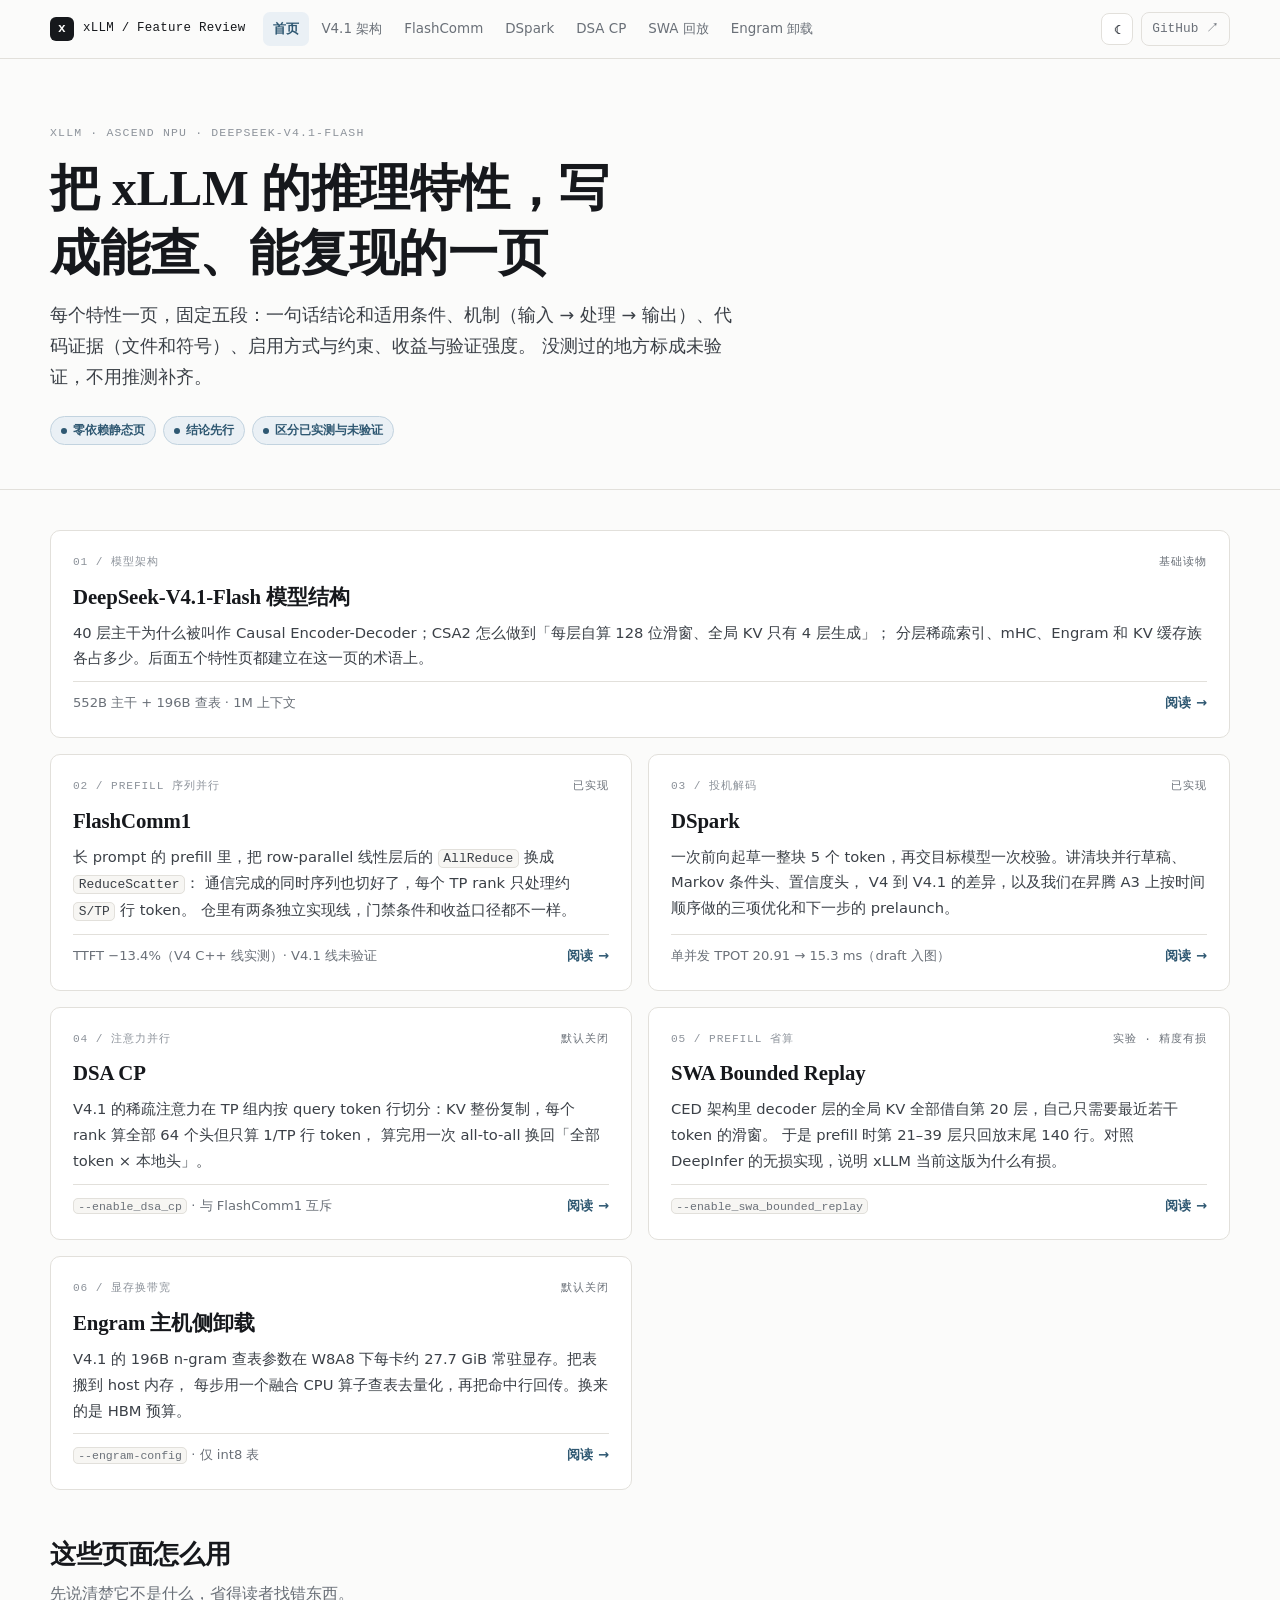
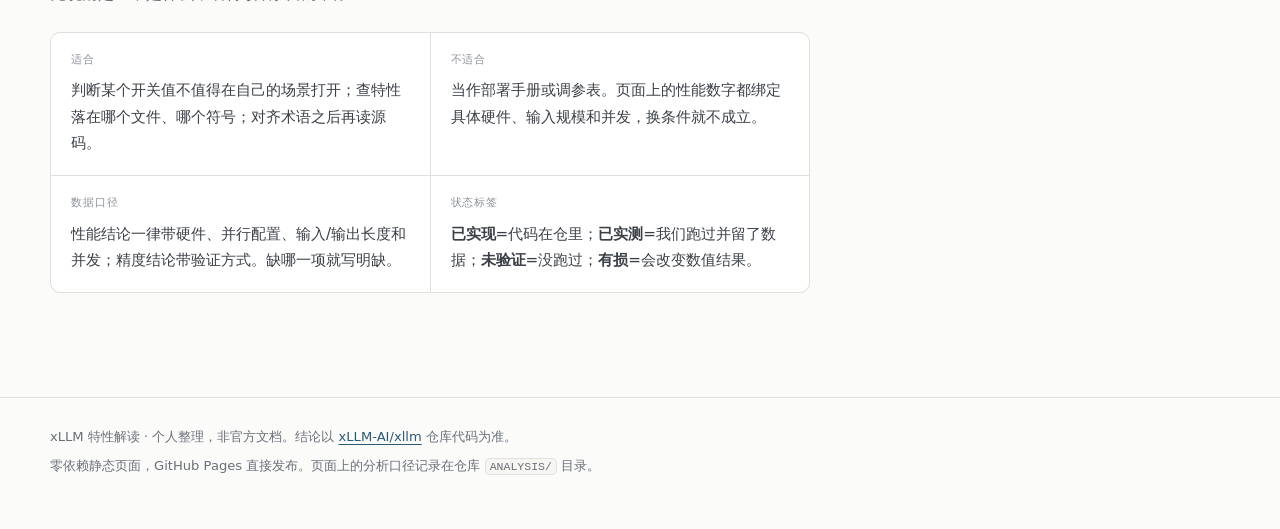
<file: index.html>
<!doctype html>
<html lang="zh-CN">
  <head>
    <meta charset="utf-8" />
    <meta name="viewport" content="width=device-width, initial-scale=1" />
    <title>xLLM 特性解读</title>
    <meta
      name="description"
      content="xLLM 在昇腾 NPU 上的推理特性解读：DeepSeek-V4.1-Flash 模型架构、FlashComm、DSpark、DSA CP、SWA bounded replay、Engram 主机侧卸载。每页给机制、代码位置和验证强度。"
    />
    <meta name="color-scheme" content="light dark" />
    <link rel="stylesheet" href="./assets/site.css" />
    <script defer src="./assets/site.js"></script>
  </head>
  <body>
    <a class="skip-link" href="#main">跳到正文</a>

    <header class="topbar">
      <div class="shell topbar-inner">
        <a class="brand" href="./"><span class="brand-mark" aria-hidden="true">x</span>xLLM / Feature Review</a>
        <nav class="topnav" aria-label="特性导航">
          <a href="./" aria-current="page">首页</a>
          <a href="./arch/">V4.1 架构</a>
          <a href="./flashcomm/">FlashComm</a>
          <a href="./dspark/">DSpark</a>
          <a href="./dsa-cp/">DSA CP</a>
          <a href="./swa-replay/">SWA 回放</a>
          <a href="./engram-offload/">Engram 卸载</a>
        </nav>
        <div class="topbar-tools">
          <button class="icon-button" type="button" data-theme-toggle aria-label="切换配色">☾</button>
          <a class="ghost-link" href="https://github.com/chenchuw886/xllm-review-html" target="_blank" rel="noreferrer">GitHub ↗</a>
        </div>
      </div>
    </header>

    <main id="main">
      <section class="hero">
        <div class="shell">
          <p class="eyebrow">xLLM · Ascend NPU · DeepSeek-V4.1-Flash</p>
          <h1>把 xLLM 的推理特性，写成能查、能复现的一页</h1>
          <p class="hero-lede">
            每个特性一页，固定五段：一句话结论和适用条件、机制（输入 → 处理 → 输出）、代码证据（文件和符号）、启用方式与约束、收益与验证强度。
            没测过的地方标成未验证，不用推测补齐。
          </p>
          <ul class="chips">
            <li class="chip chip-info">零依赖静态页</li>
            <li class="chip chip-info">结论先行</li>
            <li class="chip chip-info">区分已实测与未验证</li>
          </ul>
        </div>
      </section>

      <div class="shell">
        <section class="cards" aria-label="特性列表">
          <a class="card card-wide" href="./arch/">
            <div class="card-top"><span>01 / 模型架构</span><em>基础读物</em></div>
            <h2>DeepSeek-V4.1-Flash 模型结构</h2>
            <p>
              40 层主干为什么被叫作 Causal Encoder-Decoder；CSA2 怎么做到「每层自算 128 位滑窗、全局 KV 只有 4 层生成」；
              分层稀疏索引、mHC、Engram 和 KV 缓存族各占多少。后面五个特性页都建立在这一页的术语上。
            </p>
            <div class="card-foot"><span>552B 主干 + 196B 查表 · 1M 上下文</span><b>阅读 →</b></div>
          </a>

          <a class="card" href="./flashcomm/">
            <div class="card-top"><span>02 / Prefill 序列并行</span><em>已实现</em></div>
            <h2>FlashComm1</h2>
            <p>
              长 prompt 的 prefill 里，把 row-parallel 线性层后的 <code>AllReduce</code> 换成 <code>ReduceScatter</code>：
              通信完成的同时序列也切好了，每个 TP rank 只处理约 <code>S/TP</code> 行 token。
              仓里有两条独立实现线，门禁条件和收益口径都不一样。
            </p>
            <div class="card-foot"><span>TTFT −13.4%（V4 C++ 线实测）· V4.1 线未验证</span><b>阅读 →</b></div>
          </a>

          <a class="card" href="./dspark/">
            <div class="card-top"><span>03 / 投机解码</span><em>已实现</em></div>
            <h2>DSpark</h2>
            <p>
              一次前向起草一整块 5 个 token，再交目标模型一次校验。讲清块并行草稿、Markov 条件头、置信度头，
              V4 到 V4.1 的差异，以及我们在昇腾 A3 上按时间顺序做的三项优化和下一步的 prelaunch。
            </p>
            <div class="card-foot"><span>单并发 TPOT 20.91 → 15.3 ms（draft 入图）</span><b>阅读 →</b></div>
          </a>

          <a class="card" href="./dsa-cp/">
            <div class="card-top"><span>04 / 注意力并行</span><em>默认关闭</em></div>
            <h2>DSA CP</h2>
            <p>
              V4.1 的稀疏注意力在 TP 组内按 query token 行切分：KV 整份复制，每个 rank 算全部 64 个头但只算 1/TP 行 token，
              算完用一次 all-to-all 换回「全部 token × 本地头」。
            </p>
            <div class="card-foot"><span><code>--enable_dsa_cp</code> · 与 FlashComm1 互斥</span><b>阅读 →</b></div>
          </a>

          <a class="card" href="./swa-replay/">
            <div class="card-top"><span>05 / Prefill 省算</span><em>实验 · 精度有损</em></div>
            <h2>SWA Bounded Replay</h2>
            <p>
              CED 架构里 decoder 层的全局 KV 全部借自第 20 层，自己只需要最近若干 token 的滑窗。
              于是 prefill 时第 21–39 层只回放末尾 140 行。对照 DeepInfer 的无损实现，说明 xLLM 当前这版为什么有损。
            </p>
            <div class="card-foot"><span><code>--enable_swa_bounded_replay</code></span><b>阅读 →</b></div>
          </a>

          <a class="card" href="./engram-offload/">
            <div class="card-top"><span>06 / 显存换带宽</span><em>默认关闭</em></div>
            <h2>Engram 主机侧卸载</h2>
            <p>
              V4.1 的 196B n-gram 查表参数在 W8A8 下每卡约 27.7 GiB 常驻显存。把表搬到 host 内存，
              每步用一个融合 CPU 算子查表去量化，再把命中行回传。换来的是 HBM 预算。
            </p>
            <div class="card-foot"><span><code>--engram-config</code> · 仅 int8 表</span><b>阅读 →</b></div>
          </a>
        </section>

        <section class="section" style="padding-top: 48px">
          <h2>这些页面怎么用</h2>
          <p class="section-note">先说清楚它不是什么，省得读者找错东西。</p>
          <div class="summary">
            <div>
              <dt>适合</dt>
              <dd>判断某个开关值不值得在自己的场景打开；查特性落在哪个文件、哪个符号；对齐术语之后再读源码。</dd>
            </div>
            <div>
              <dt>不适合</dt>
              <dd>当作部署手册或调参表。页面上的性能数字都绑定具体硬件、输入规模和并发，换条件就不成立。</dd>
            </div>
            <div>
              <dt>数据口径</dt>
              <dd>性能结论一律带硬件、并行配置、输入/输出长度和并发；精度结论带验证方式。缺哪一项就写明缺。</dd>
            </div>
            <div>
              <dt>状态标签</dt>
              <dd><b>已实现</b>=代码在仓里；<b>已实测</b>=我们跑过并留了数据；<b>未验证</b>=没跑过；<b>有损</b>=会改变数值结果。</dd>
            </div>
          </div>
        </section>
      </div>
    </main>

    <footer class="site-footer">
      <div class="shell">
        <p>xLLM 特性解读 · 个人整理，非官方文档。结论以 <a href="https://github.com/xLLM-AI/xllm" target="_blank" rel="noreferrer">xLLM-AI/xllm</a> 仓库代码为准。</p>
        <p>零依赖静态页面，GitHub Pages 直接发布。页面上的分析口径记录在仓库 <code>ANALYSIS/</code> 目录。</p>
      </div>
    </footer>
  </body>
</html>
</file>
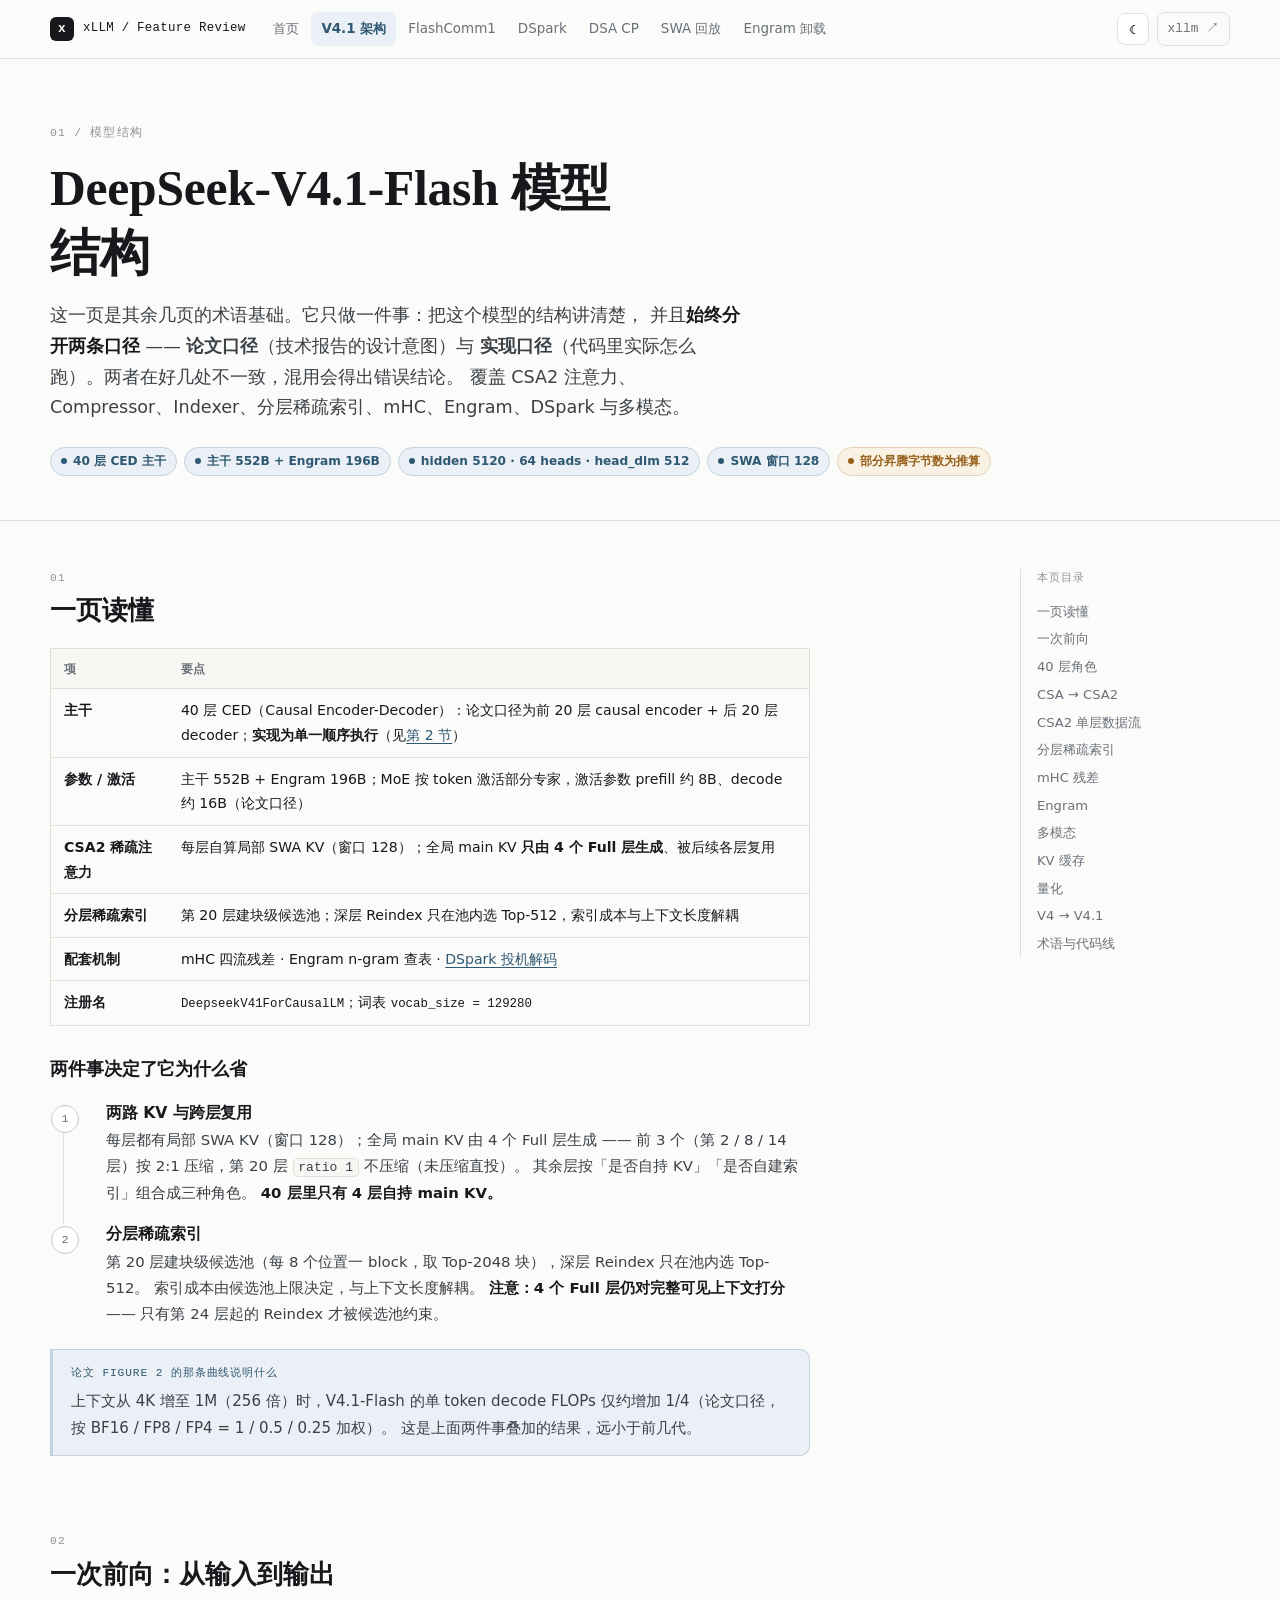
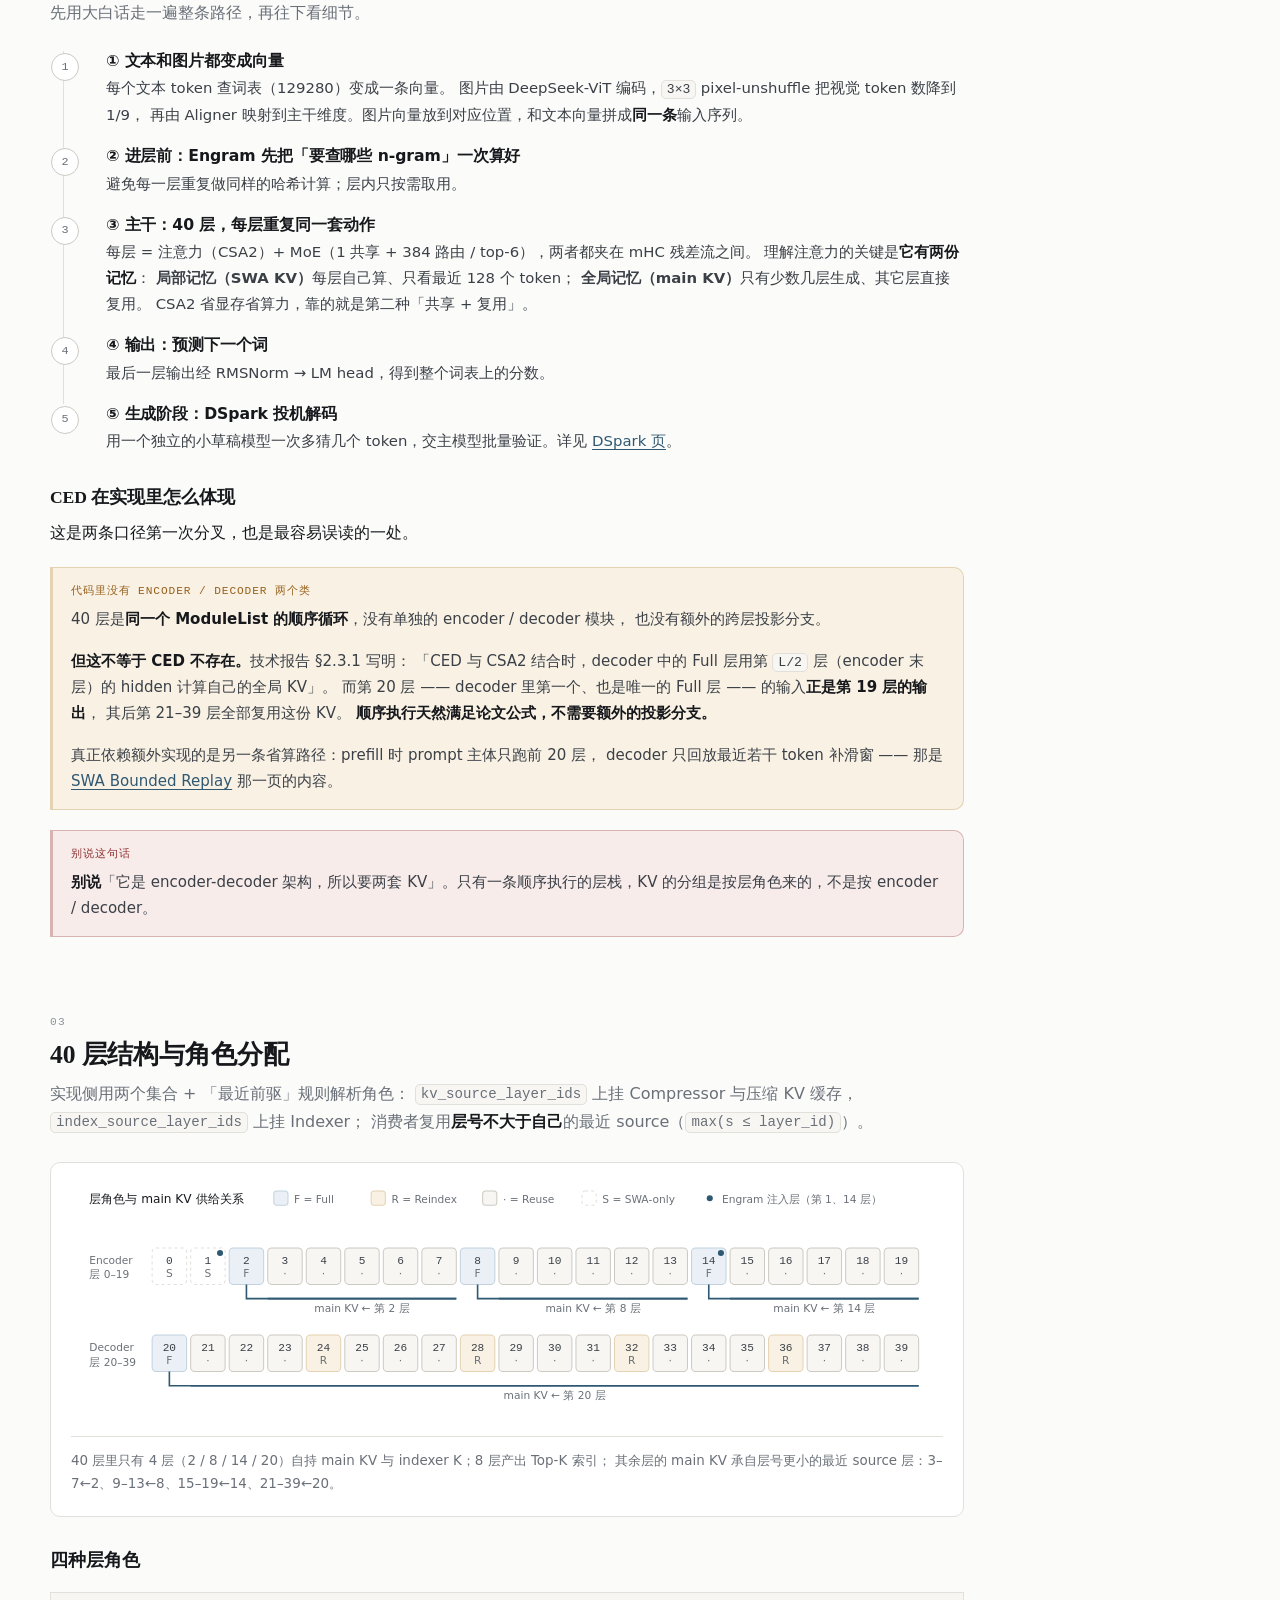
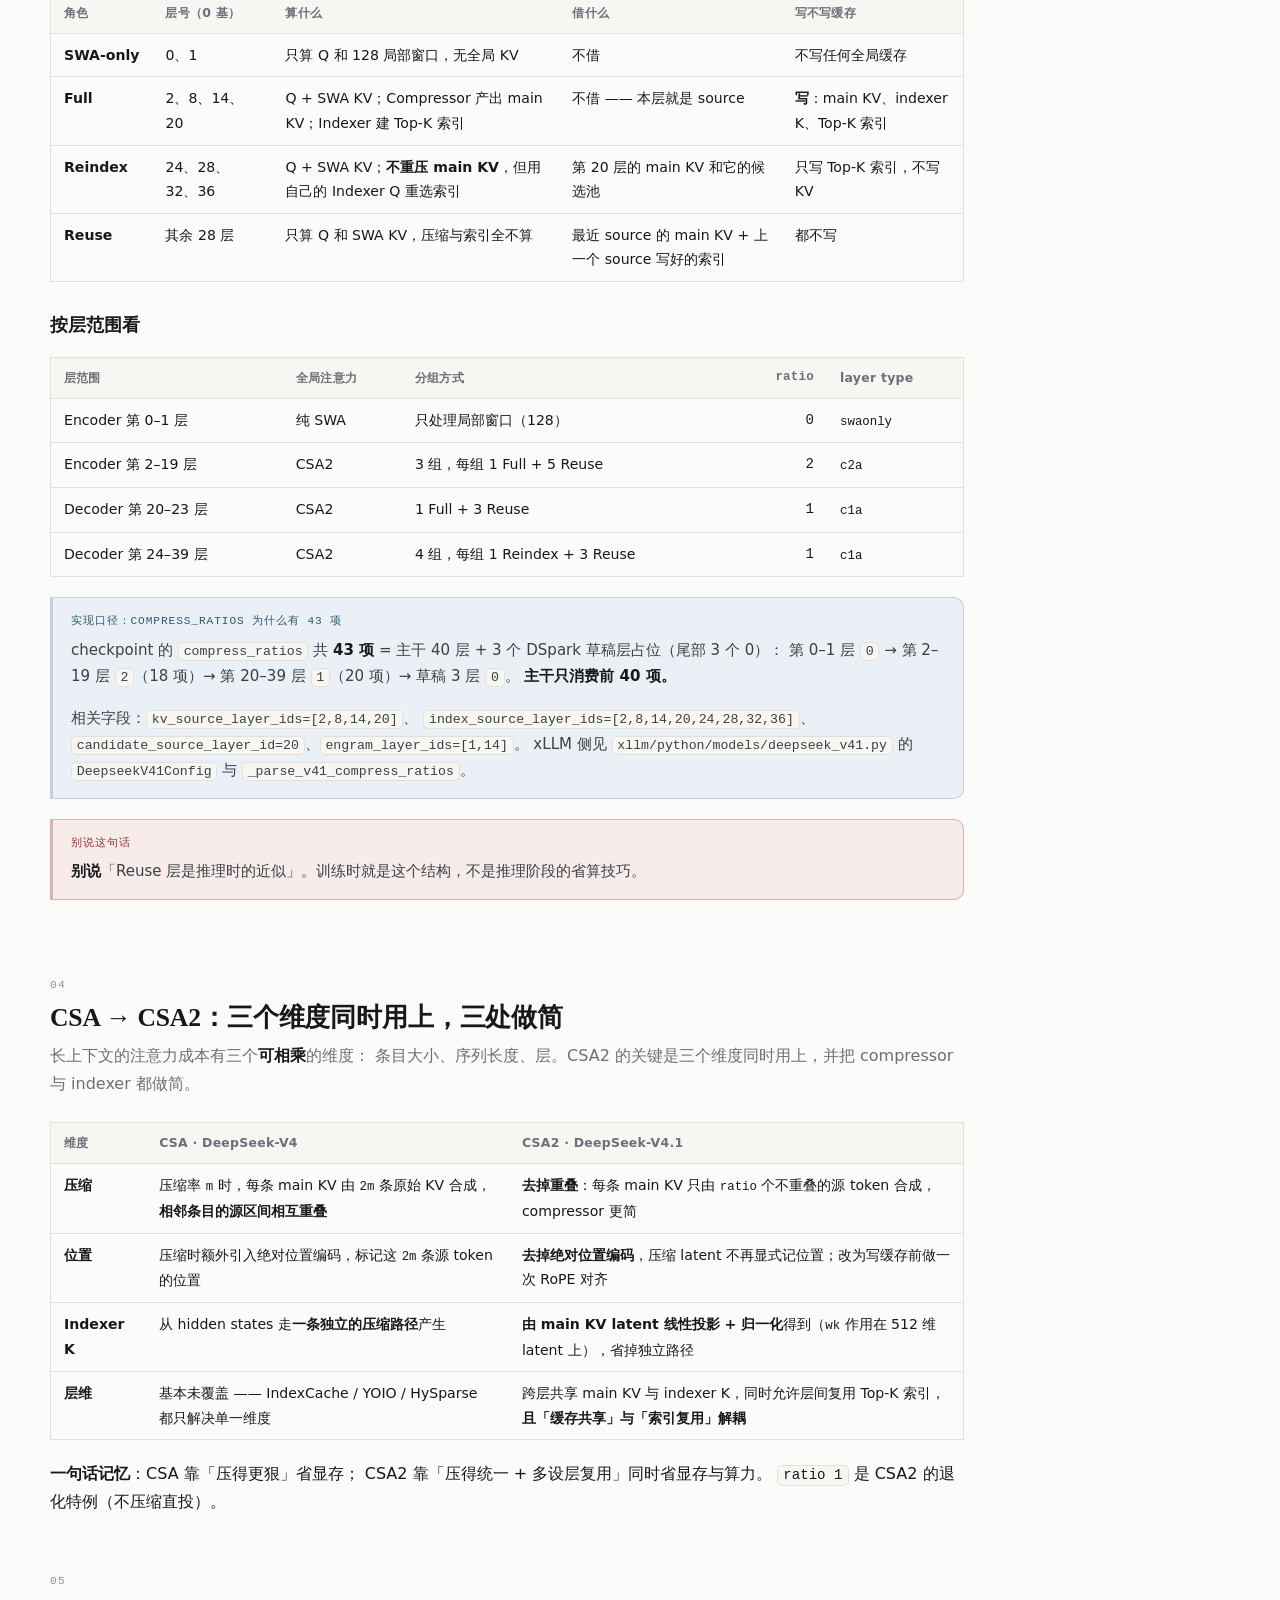
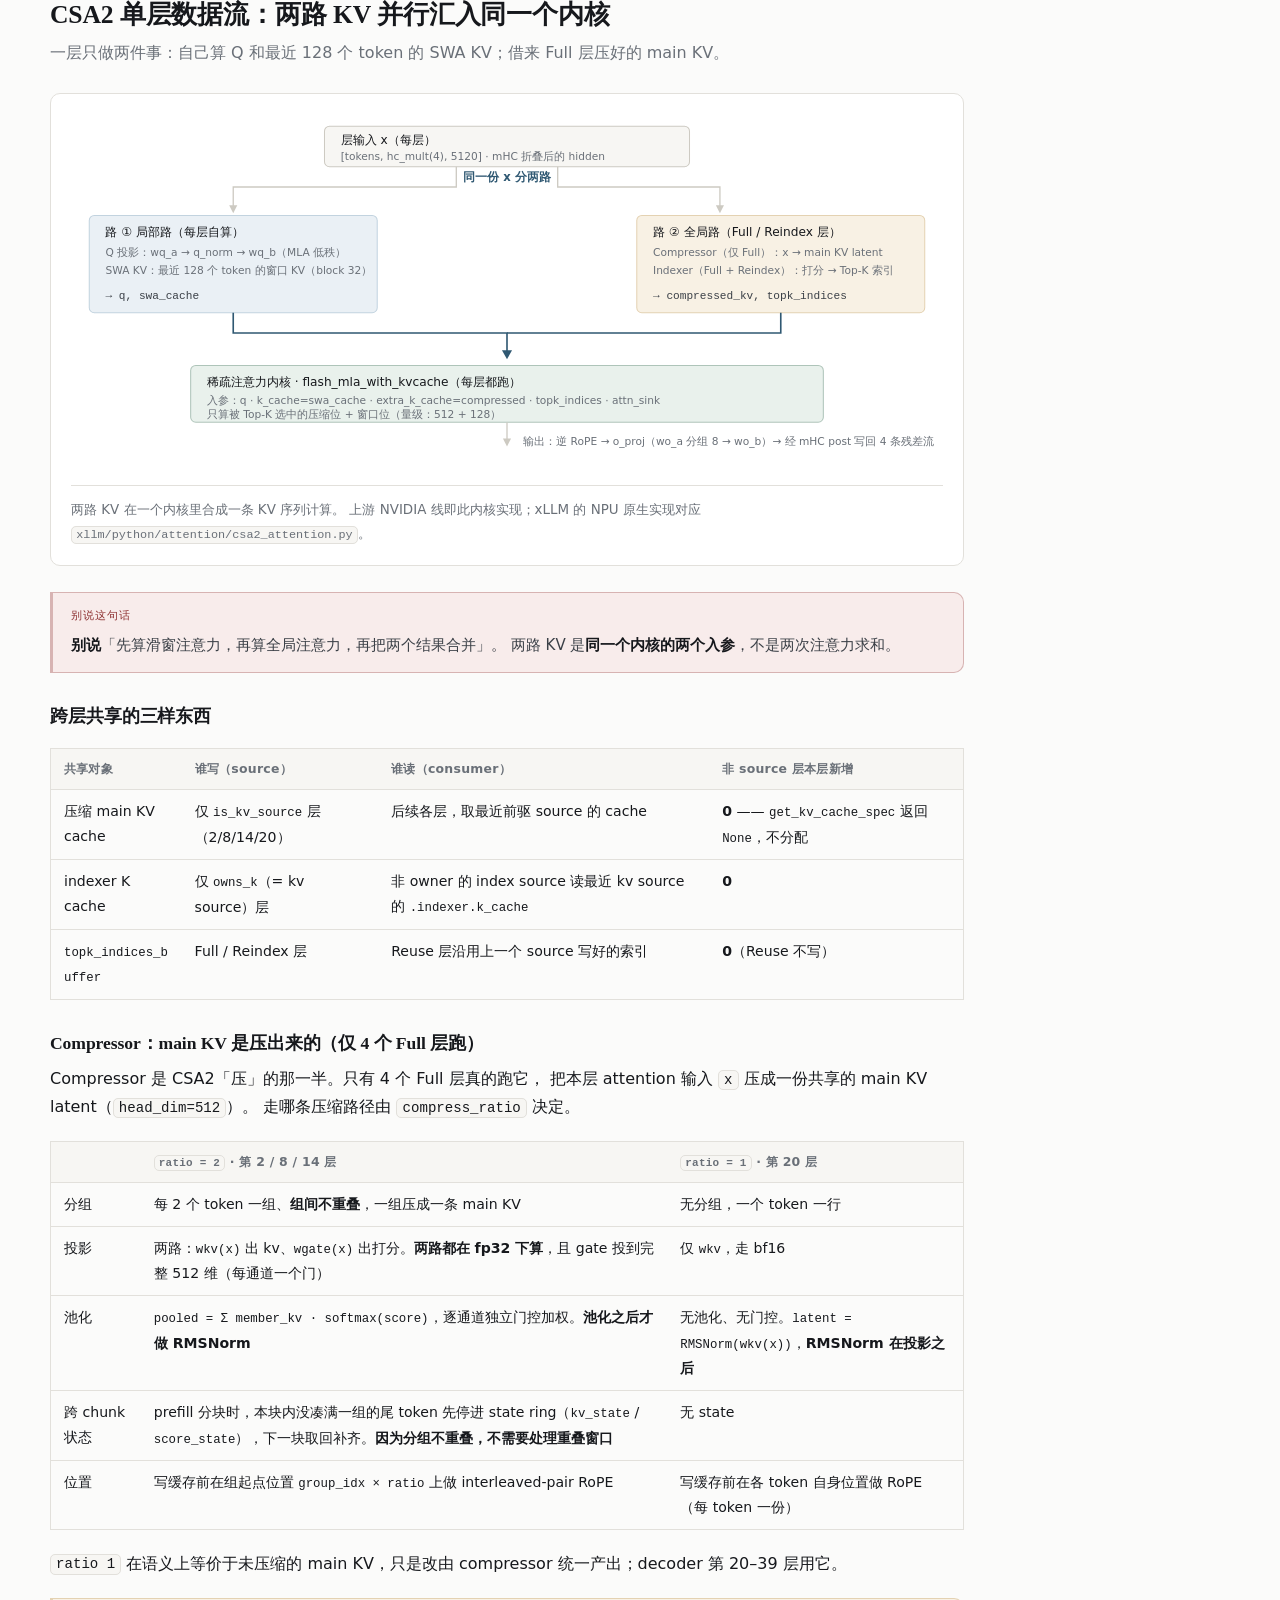
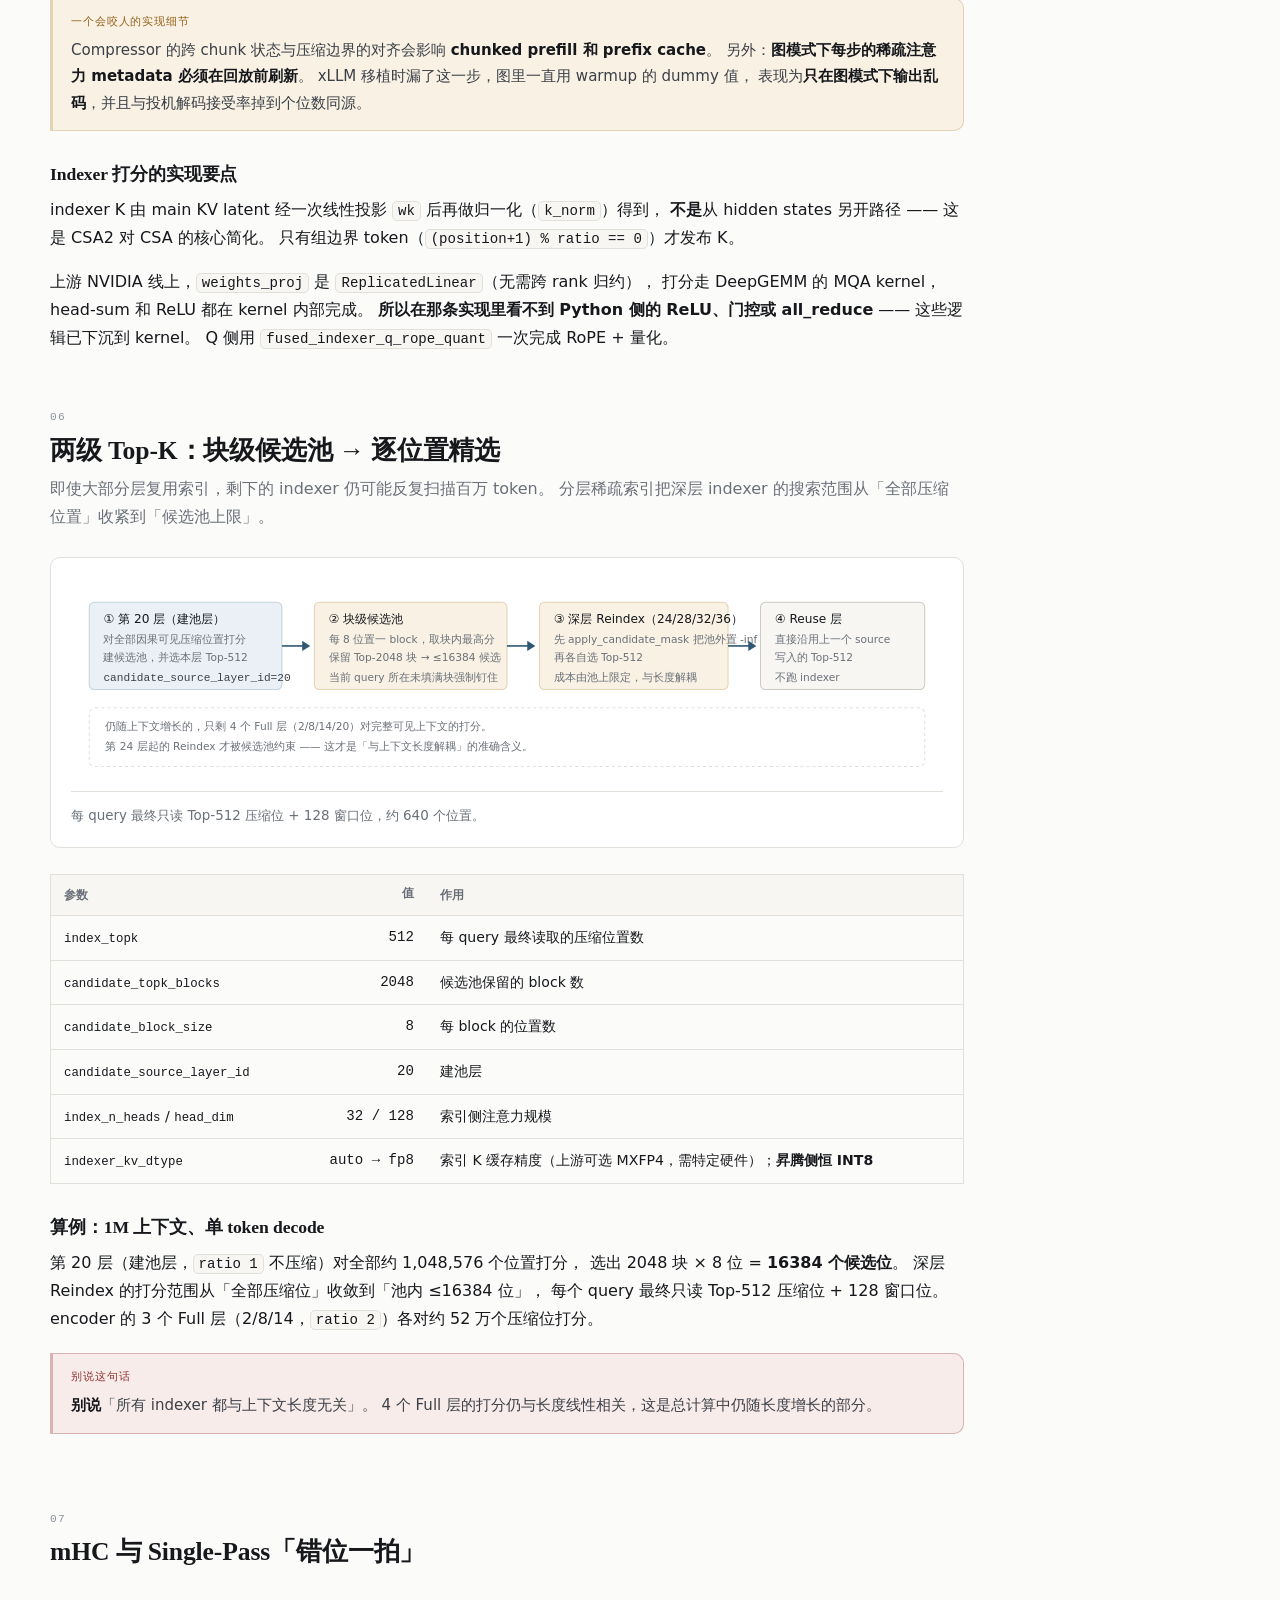
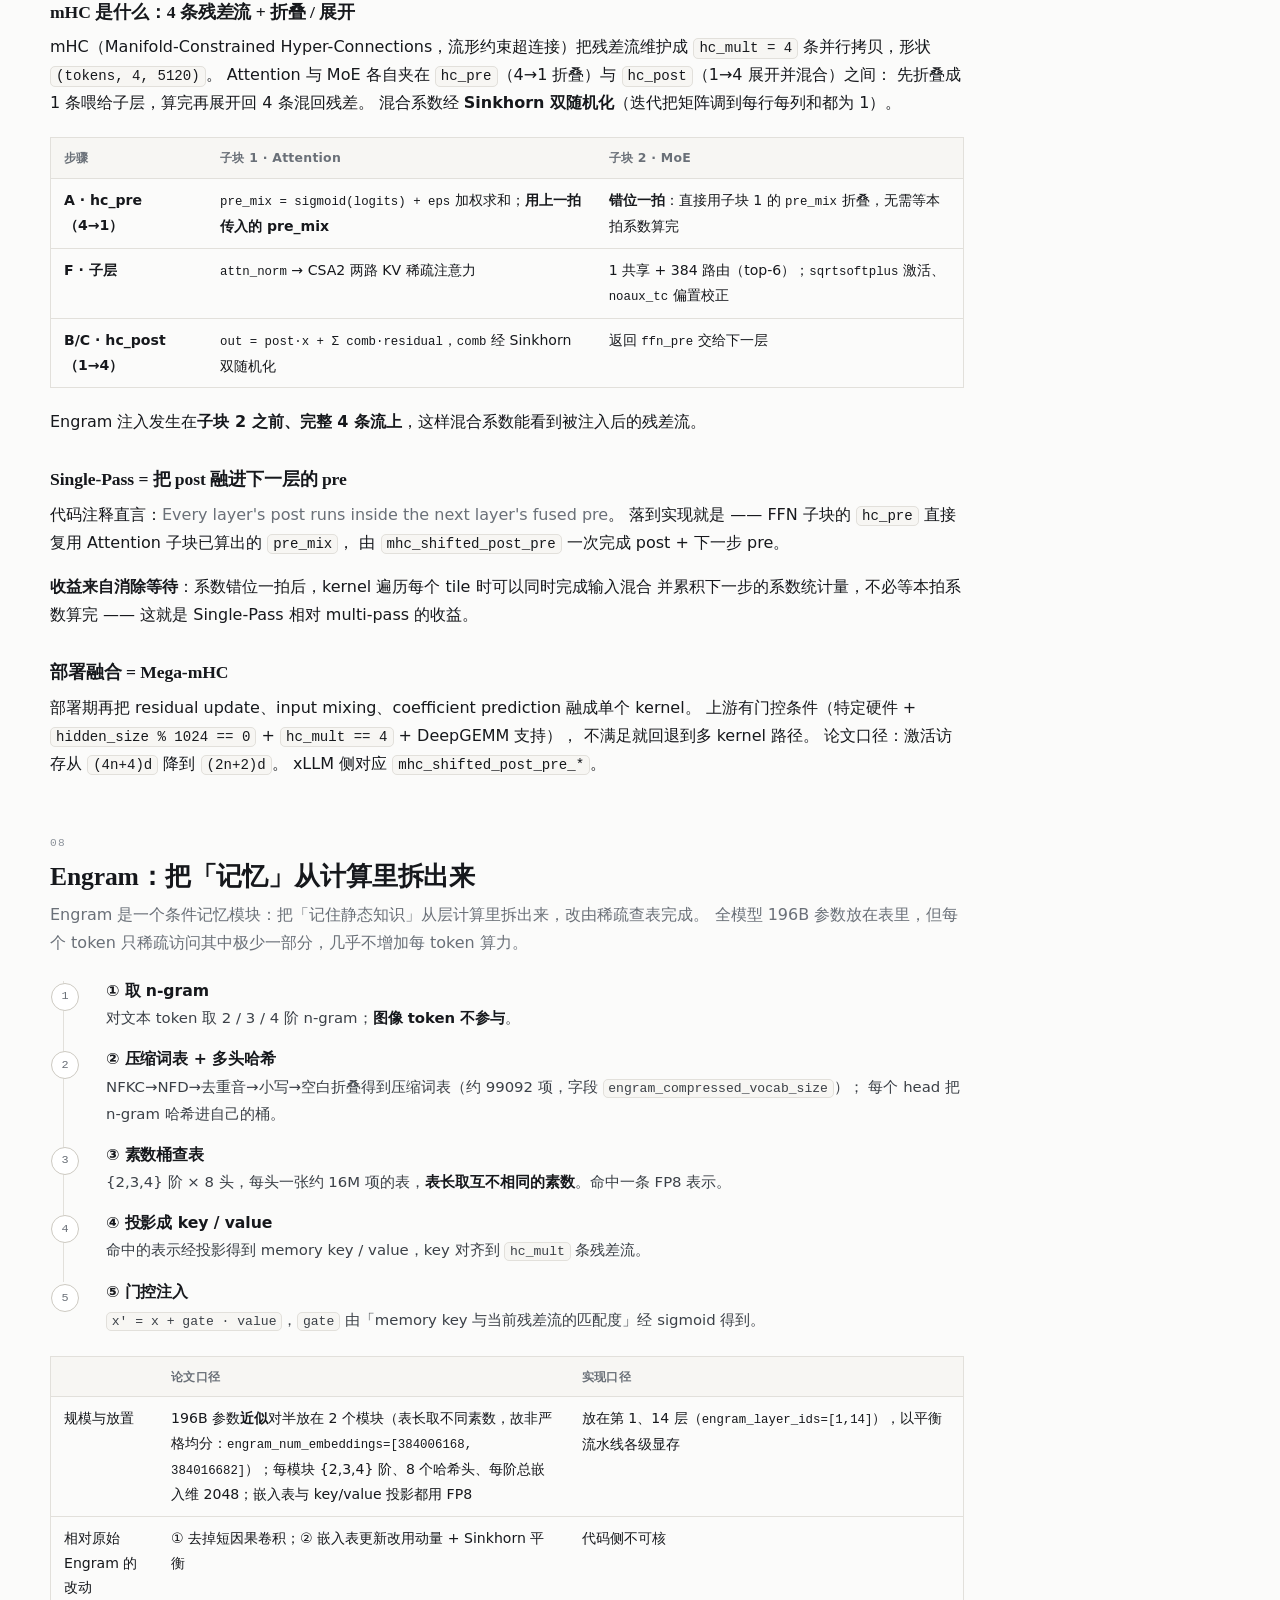
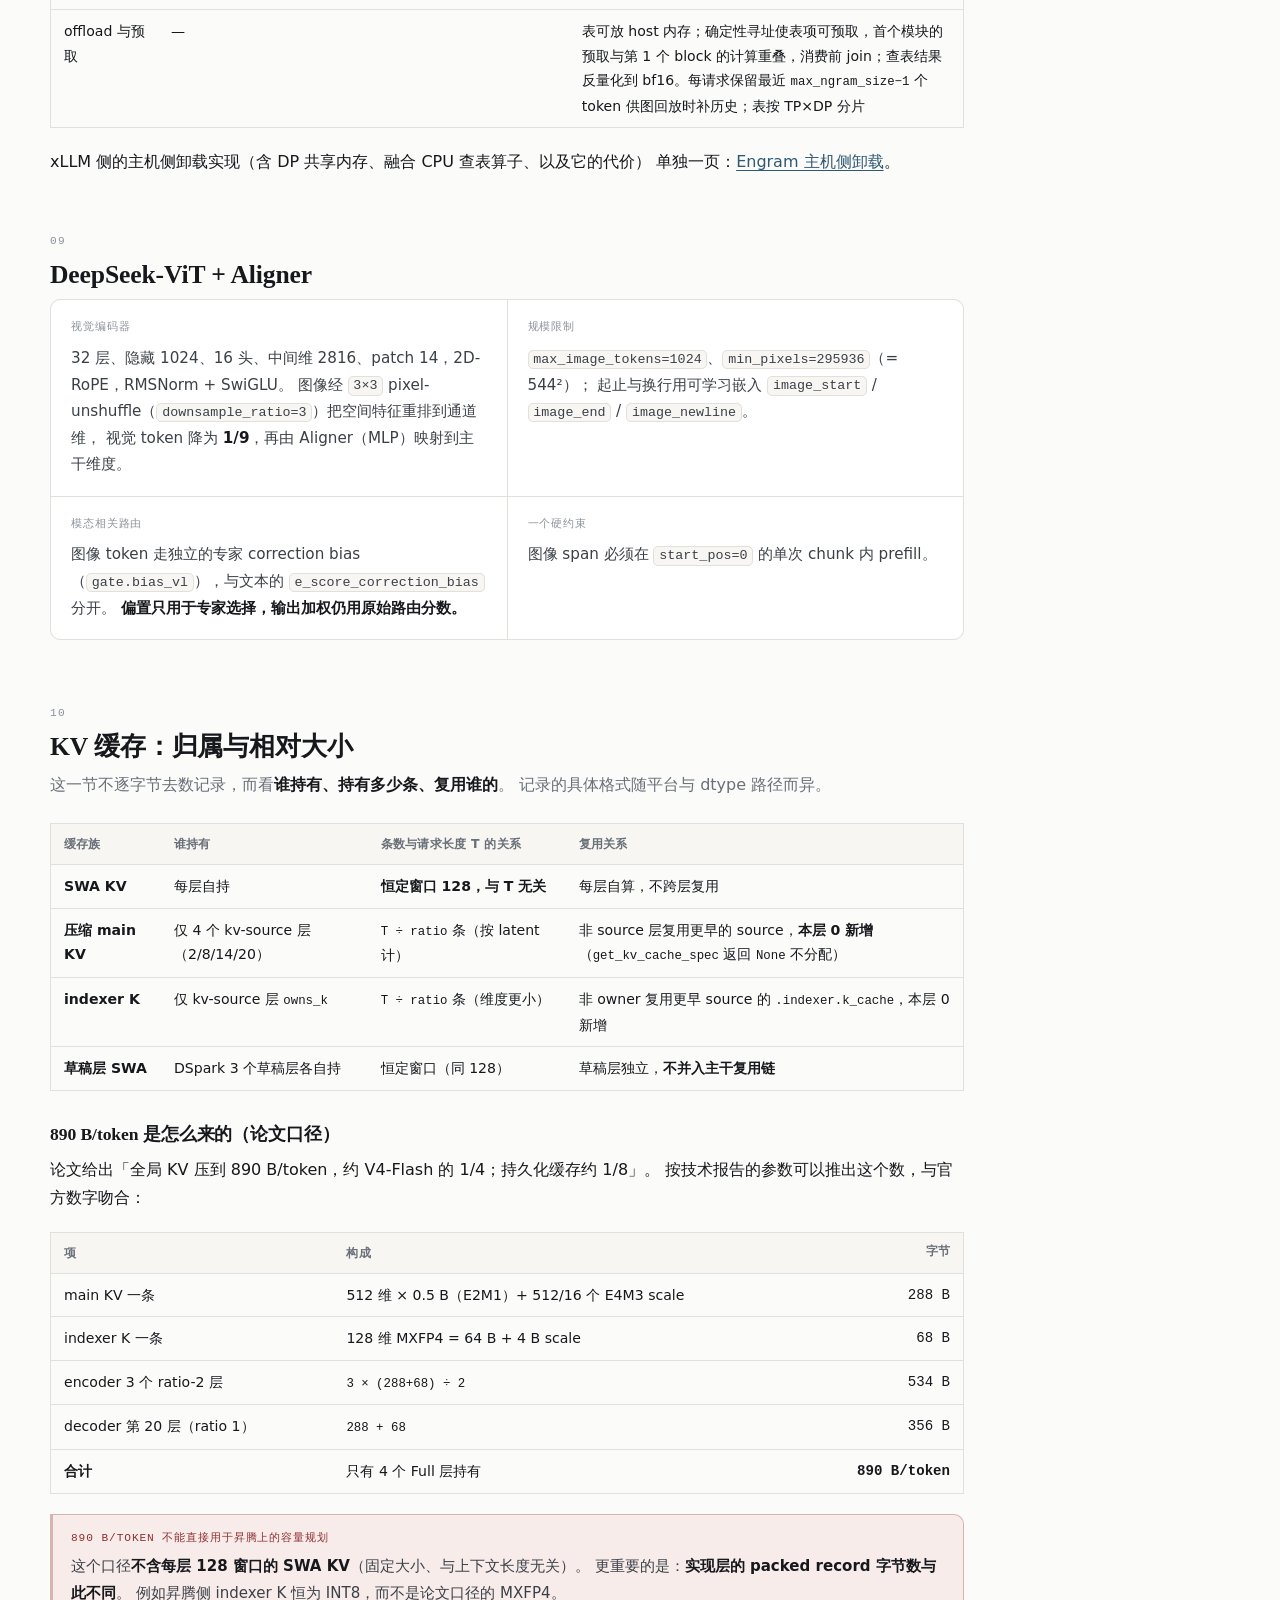
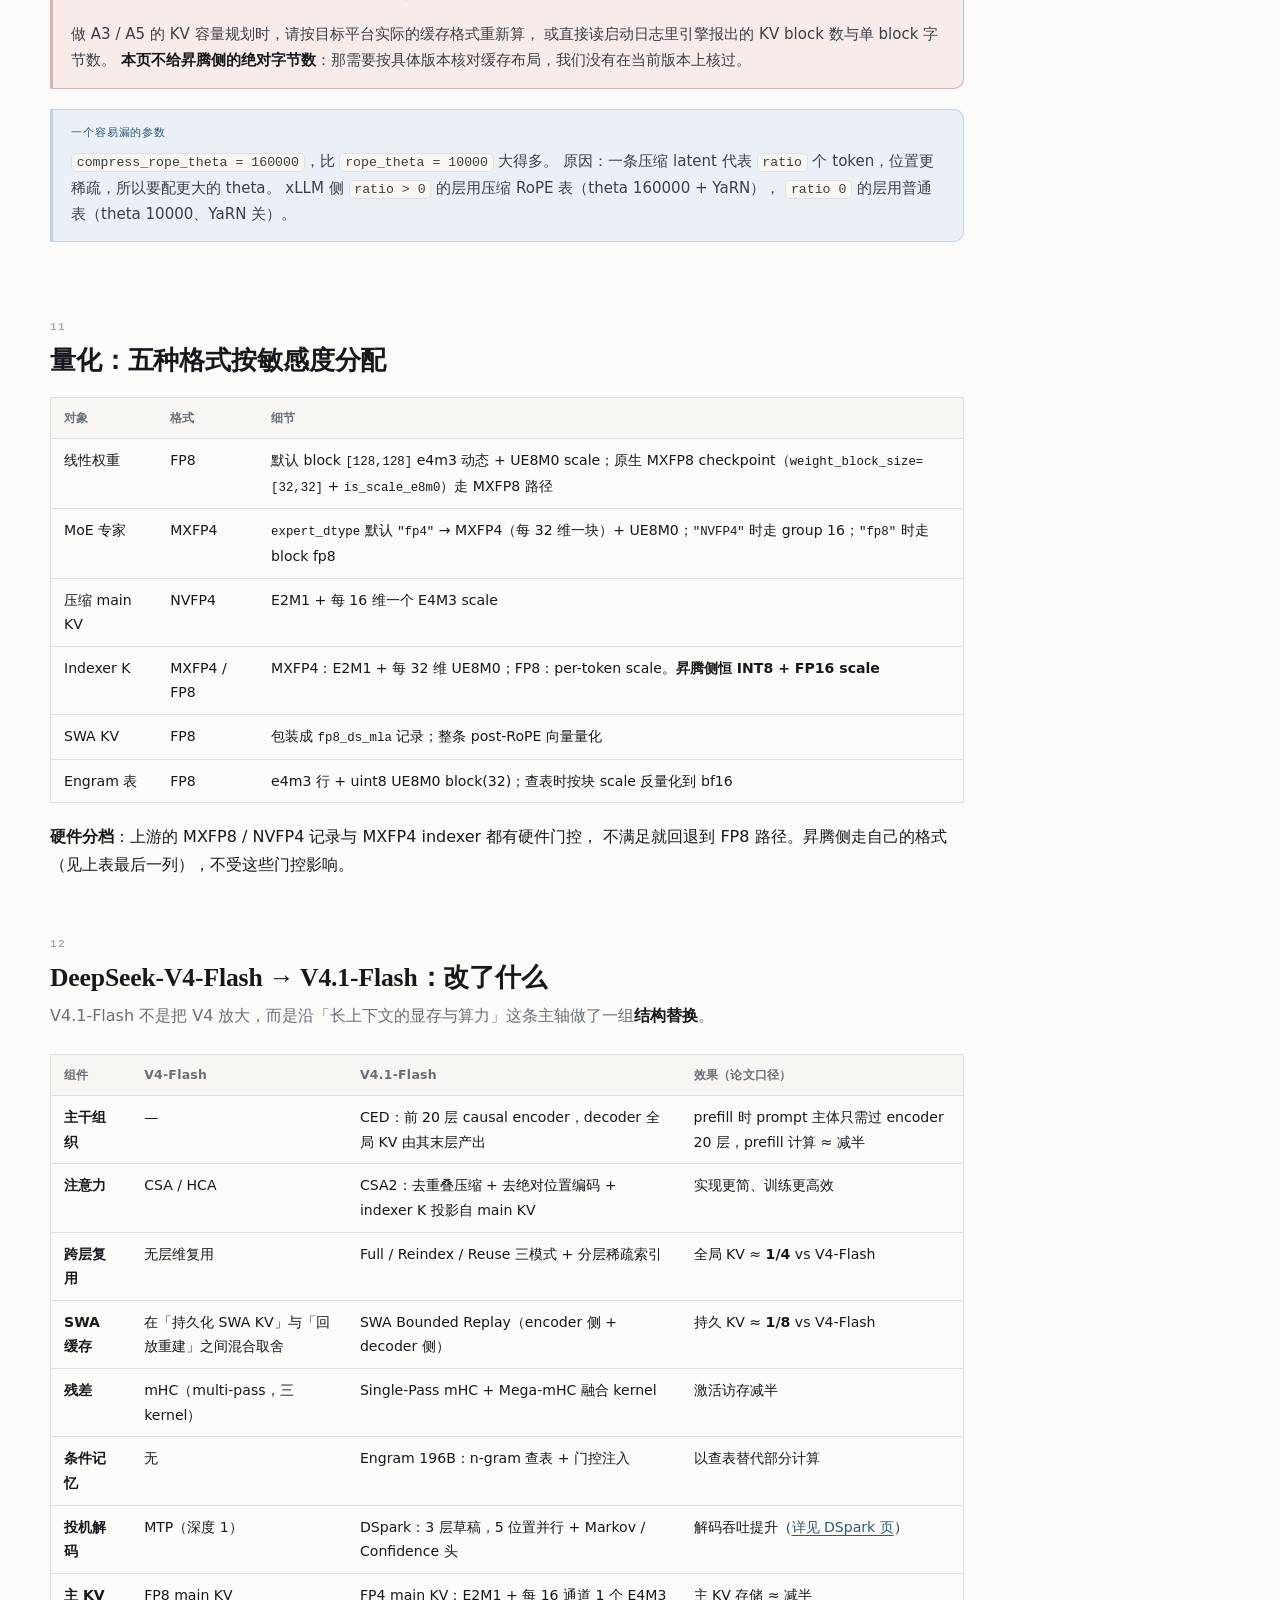
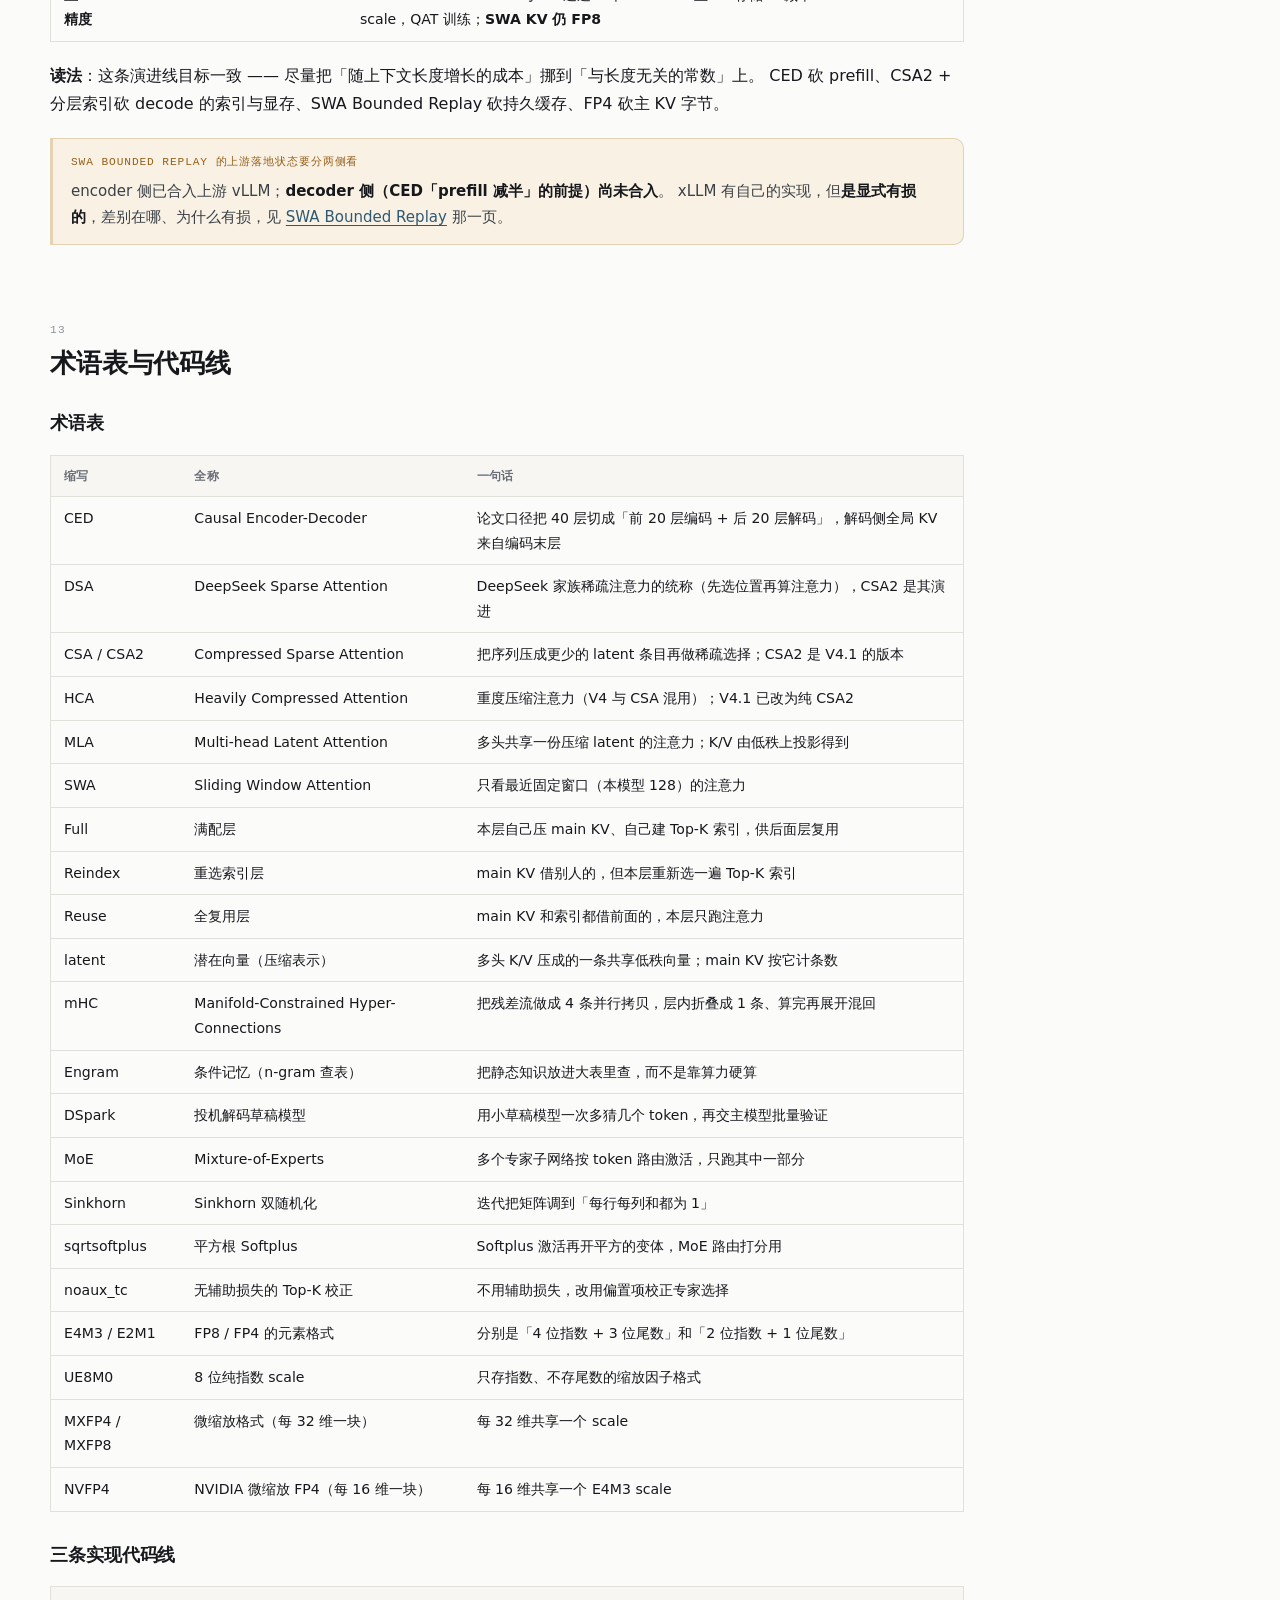
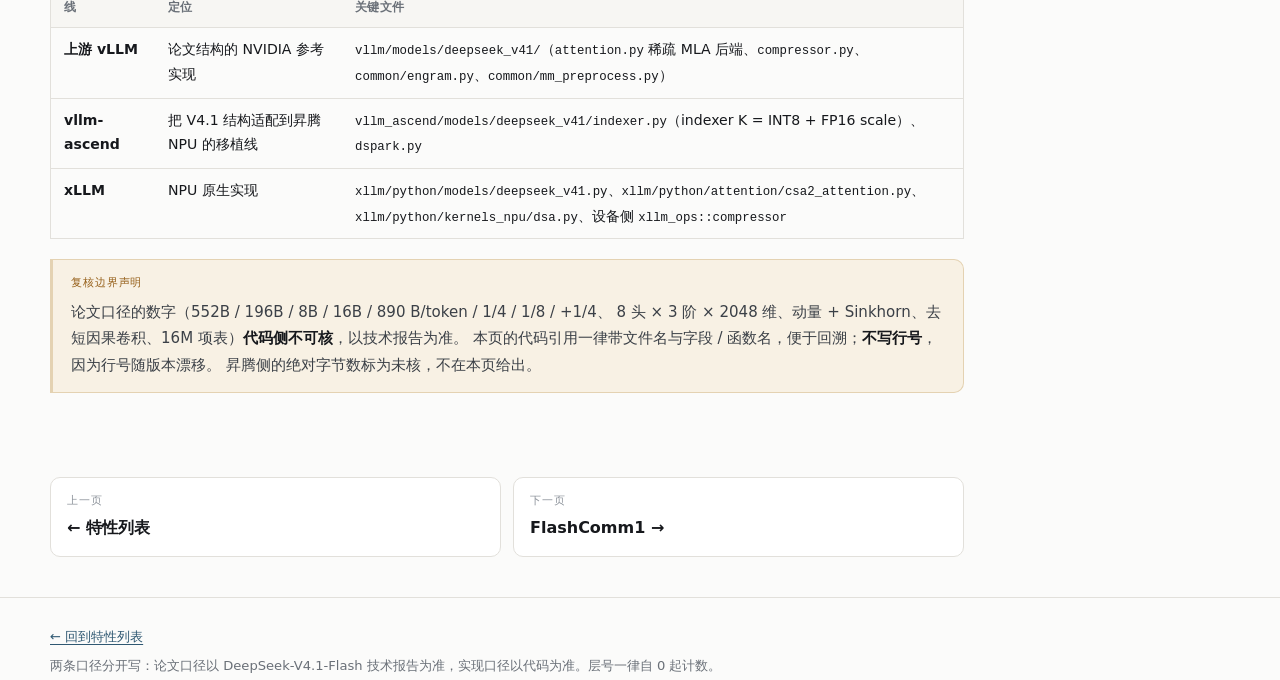
<file: arch/index.html>
<!doctype html>
<html lang="zh-CN">
  <head>
    <meta charset="utf-8" />
    <meta name="viewport" content="width=device-width, initial-scale=1" />
    <title>DeepSeek-V4.1-Flash 模型结构｜xLLM 特性解读</title>
    <meta
      name="description"
      content="DeepSeek-V4.1-Flash 模型结构：40 层 CED 主干、CSA2 跨层共享 KV、分层稀疏索引、Single-Pass mHC、Engram 条件记忆、DSpark、ViT，以及 KV 缓存归属、量化分配与 V4 到 V4.1 的结构差异。两条口径分开写：论文口径与实现口径。"
    />
    <meta name="color-scheme" content="light dark" />
    <link rel="stylesheet" href="../assets/site.css" />
    <script defer src="../assets/site.js"></script>
  </head>
  <body>
    <a class="skip-link" href="#main">跳到正文</a>

    <header class="topbar">
      <div class="shell topbar-inner">
        <a class="brand" href="../"><span class="brand-mark" aria-hidden="true">x</span>xLLM / Feature Review</a>
        <nav class="topnav" aria-label="特性导航">
          <a href="../">首页</a>
          <a href="../arch/" aria-current="page">V4.1 架构</a>
          <a href="../flashcomm/">FlashComm1</a>
          <a href="../dspark/">DSpark</a>
          <a href="../dsa-cp/">DSA CP</a>
          <a href="../swa-replay/">SWA 回放</a>
          <a href="../engram-offload/">Engram 卸载</a>
        </nav>
        <div class="topbar-tools">
          <button class="icon-button" type="button" data-theme-toggle aria-label="切换配色">☾</button>
          <a class="ghost-link" href="https://github.com/xLLM-AI/xllm" target="_blank" rel="noreferrer">xllm ↗</a>
        </div>
      </div>
    </header>

    <main id="main">
      <section class="hero">
        <div class="shell">
          <p class="eyebrow">01 / 模型结构</p>
          <h1>DeepSeek-V4.1-Flash 模型结构</h1>
          <p class="hero-lede">
            这一页是其余几页的术语基础。它只做一件事：把这个模型的结构讲清楚，
            并且<strong>始终分开两条口径</strong> —— <b>论文口径</b>（技术报告的设计意图）与
            <b>实现口径</b>（代码里实际怎么跑）。两者在好几处不一致，混用会得出错误结论。
            覆盖 CSA2 注意力、Compressor、Indexer、分层稀疏索引、mHC、Engram、DSpark 与多模态。
          </p>
          <ul class="chips">
            <li class="chip chip-info">40 层 CED 主干</li>
            <li class="chip chip-info">主干 552B + Engram 196B</li>
            <li class="chip chip-info">hidden 5120 · 64 heads · head_dim 512</li>
            <li class="chip chip-info">SWA 窗口 128</li>
            <li class="chip chip-warn">部分昇腾字节数为推算</li>
          </ul>
        </div>
      </section>

      <div class="shell doc">
        <div class="doc-main">
          <section class="section" id="tldr">
            <span class="section-number">01</span>
            <h2>一页读懂</h2>

            <div class="table-wrap">
              <table>
                <thead><tr><th>项</th><th>要点</th></tr></thead>
                <tbody>
                  <tr>
                    <td><b>主干</b></td>
                    <td>40 层 CED（Causal Encoder-Decoder）：论文口径为前 20 层 causal encoder + 后 20 层 decoder；<strong>实现为单一顺序执行</strong>（见<a href="#ced">第 2 节</a>）</td>
                  </tr>
                  <tr>
                    <td><b>参数 / 激活</b></td>
                    <td>主干 552B + Engram 196B；MoE 按 token 激活部分专家，激活参数 prefill 约 8B、decode 约 16B（论文口径）</td>
                  </tr>
                  <tr>
                    <td><b>CSA2 稀疏注意力</b></td>
                    <td>每层自算局部 SWA KV（窗口 128）；全局 main KV <strong>只由 4 个 Full 层生成</strong>、被后续各层复用</td>
                  </tr>
                  <tr>
                    <td><b>分层稀疏索引</b></td>
                    <td>第 20 层建块级候选池；深层 Reindex 只在池内选 Top-512，索引成本与上下文长度解耦</td>
                  </tr>
                  <tr>
                    <td><b>配套机制</b></td>
                    <td>mHC 四流残差 · Engram n-gram 查表 · <a href="../dspark/">DSpark 投机解码</a></td>
                  </tr>
                  <tr>
                    <td><b>注册名</b></td>
                    <td><code>DeepseekV41ForCausalLM</code>；词表 <code>vocab_size = 129280</code></td>
                  </tr>
                </tbody>
              </table>
            </div>

            <h3>两件事决定了它为什么省</h3>
            <ul class="steps">
              <li>
                <h4>两路 KV 与跨层复用</h4>
                <p>
                  每层都有局部 SWA KV（窗口 128）；全局 main KV 由 4 个 Full 层生成 ——
                  前 3 个（第 2 / 8 / 14 层）按 2:1 压缩，第 20 层 <code>ratio 1</code> 不压缩（未压缩直投）。
                  其余层按「是否自持 KV」「是否自建索引」组合成三种角色。
                  <strong>40 层里只有 4 层自持 main KV。</strong>
                </p>
              </li>
              <li>
                <h4>分层稀疏索引</h4>
                <p>
                  第 20 层建块级候选池（每 8 个位置一 block，取 Top-2048 块），深层 Reindex 只在池内选 Top-512。
                  索引成本由候选池上限决定，与上下文长度解耦。
                  <strong>注意：4 个 Full 层仍对完整可见上下文打分</strong> ——
                  只有第 24 层起的 Reindex 才被候选池约束。
                </p>
              </li>
            </ul>

            <div class="callout callout-info">
              <span class="callout-label">论文 Figure 2 的那条曲线说明什么</span>
              上下文从 4K 增至 1M（256 倍）时，V4.1-Flash 的单 token decode FLOPs 仅约增加 1/4（论文口径，
              按 BF16 / FP8 / FP4 = 1 / 0.5 / 0.25 加权）。
              这是上面两件事叠加的结果，远小于前几代。
            </div>
          </section>

          <section class="section wide" id="forward">
            <span class="section-number">02</span>
            <h2>一次前向：从输入到输出</h2>
            <p class="section-note">先用大白话走一遍整条路径，再往下看细节。</p>

            <ul class="steps">
              <li>
                <h4>① 文本和图片都变成向量</h4>
                <p>
                  每个文本 token 查词表（129280）变成一条向量。
                  图片由 DeepSeek-ViT 编码，<code>3×3</code> pixel-unshuffle 把视觉 token 数降到 1/9，
                  再由 Aligner 映射到主干维度。图片向量放到对应位置，和文本向量拼成<strong>同一条</strong>输入序列。
                </p>
              </li>
              <li>
                <h4>② 进层前：Engram 先把「要查哪些 n-gram」一次算好</h4>
                <p>避免每一层重复做同样的哈希计算；层内只按需取用。</p>
              </li>
              <li>
                <h4>③ 主干：40 层，每层重复同一套动作</h4>
                <p>
                  每层 = 注意力（CSA2）+ MoE（1 共享 + 384 路由 / top-6），两者都夹在 mHC 残差流之间。
                  理解注意力的关键是<strong>它有两份记忆</strong>：
                  <b>局部记忆（SWA KV）</b>每层自己算、只看最近 128 个 token；
                  <b>全局记忆（main KV）</b>只有少数几层生成、其它层直接复用。
                  CSA2 省显存省算力，靠的就是第二种「共享 + 复用」。
                </p>
              </li>
              <li>
                <h4>④ 输出：预测下一个词</h4>
                <p>最后一层输出经 RMSNorm → LM head，得到整个词表上的分数。</p>
              </li>
              <li>
                <h4>⑤ 生成阶段：DSpark 投机解码</h4>
                <p>用一个独立的小草稿模型一次多猜几个 token，交主模型批量验证。详见 <a href="../dspark/">DSpark 页</a>。</p>
              </li>
            </ul>

            <h3 id="ced">CED 在实现里怎么体现</h3>
            <p>
              这是两条口径第一次分叉，也是最容易误读的一处。
            </p>
            <div class="callout callout-warn">
              <span class="callout-label">代码里没有 encoder / decoder 两个类</span>
              <p>
                40 层是<strong>同一个 ModuleList 的顺序循环</strong>，没有单独的 encoder / decoder 模块，
                也没有额外的跨层投影分支。
              </p>
              <p>
                <strong>但这不等于 CED 不存在。</strong>技术报告 §2.3.1 写明：
                「CED 与 CSA2 结合时，decoder 中的 Full 层用第 <code>L/2</code> 层（encoder 末层）的 hidden 计算自己的全局 KV」。
                而第 20 层 —— decoder 里第一个、也是唯一的 Full 层 —— 的输入<strong>正是第 19 层的输出</strong>，
                其后第 21–39 层全部复用这份 KV。
                <strong>顺序执行天然满足论文公式，不需要额外的投影分支。</strong>
              </p>
              <p>
                真正依赖额外实现的是另一条省算路径：prefill 时 prompt 主体只跑前 20 层，
                decoder 只回放最近若干 token 补滑窗 —— 那是
                <a href="../swa-replay/">SWA Bounded Replay</a> 那一页的内容。
              </p>
            </div>

            <div class="callout callout-bad">
              <span class="callout-label">别说这句话</span>
              <p><strong>别说</strong>「它是 encoder-decoder 架构，所以要两套 KV」。只有一条顺序执行的层栈，KV 的分组是按层角色来的，不是按 encoder / decoder。</p>
            </div>
          </section>

          <section class="section wide" id="layers">
            <span class="section-number">03</span>
            <h2>40 层结构与角色分配</h2>
            <p class="section-note">
              实现侧用两个集合 + 「最近前驱」规则解析角色：
              <code>kv_source_layer_ids</code> 上挂 Compressor 与压缩 KV 缓存，
              <code>index_source_layer_ids</code> 上挂 Indexer；
              消费者复用<strong>层号不大于自己</strong>的最近 source（<code>max(s ≤ layer_id)</code>）。
            </p>

            <figure>
              <svg viewBox="0 0 860 236" role="img" aria-label="40 层角色分配：第 0-1 层纯 SWA，第 2/8/14/20 层为 Full，第 24/28/32/36 层为 Reindex，其余为 Reuse；main KV 由 4 个 Full 层向后供给" class="dg">
                <text class="dg-t" x="18" y="20">层角色与 main KV 供给关系</text>
                <rect class="dg-box-accent" x="200" y="8" width="14" height="14" rx="3" />
                <text class="dg-t-sm" x="220" y="20">F = Full</text>
                <rect class="dg-box-amber" x="296" y="8" width="14" height="14" rx="3" />
                <text class="dg-t-sm" x="316" y="20">R = Reindex</text>
                <rect class="dg-box" x="406" y="8" width="14" height="14" rx="3" />
                <text class="dg-t-sm" x="426" y="20">· = Reuse</text>
                <rect class="dg-box-dim" x="504" y="8" width="14" height="14" rx="3" />
                <text class="dg-t-sm" x="524" y="20">S = SWA-only</text>
                <circle class="dg-fill-accent" cx="630" cy="15" r="3" />
                <text class="dg-t-sm" x="642" y="20">Engram 注入层（第 1、14 层）</text>

                <text class="dg-t-sm" x="18" y="80">Encoder</text>
                <text class="dg-t-sm" x="18" y="94">层 0–19</text>
                <rect class="dg-box-dim" x="80" y="64" width="34" height="36" rx="4" />
                <text class="dg-t-mono" x="97" y="80" text-anchor="middle">0</text>
                <text class="dg-t-sm" x="97" y="93" text-anchor="middle">S</text>
                <rect class="dg-box-dim" x="118" y="64" width="34" height="36" rx="4" />
                <text class="dg-t-mono" x="135" y="80" text-anchor="middle">1</text>
                <text class="dg-t-sm" x="135" y="93" text-anchor="middle">S</text>
                <circle class="dg-fill-accent" cx="147" cy="69" r="3" />
                <rect class="dg-box-accent" x="156" y="64" width="34" height="36" rx="4" />
                <text class="dg-t-mono" x="173" y="80" text-anchor="middle">2</text>
                <text class="dg-t-sm" x="173" y="93" text-anchor="middle">F</text>
                <rect class="dg-box" x="194" y="64" width="34" height="36" rx="4" />
                <text class="dg-t-mono" x="211" y="80" text-anchor="middle">3</text>
                <text class="dg-t-sm" x="211" y="93" text-anchor="middle">·</text>
                <rect class="dg-box" x="232" y="64" width="34" height="36" rx="4" />
                <text class="dg-t-mono" x="249" y="80" text-anchor="middle">4</text>
                <text class="dg-t-sm" x="249" y="93" text-anchor="middle">·</text>
                <rect class="dg-box" x="270" y="64" width="34" height="36" rx="4" />
                <text class="dg-t-mono" x="287" y="80" text-anchor="middle">5</text>
                <text class="dg-t-sm" x="287" y="93" text-anchor="middle">·</text>
                <rect class="dg-box" x="308" y="64" width="34" height="36" rx="4" />
                <text class="dg-t-mono" x="325" y="80" text-anchor="middle">6</text>
                <text class="dg-t-sm" x="325" y="93" text-anchor="middle">·</text>
                <rect class="dg-box" x="346" y="64" width="34" height="36" rx="4" />
                <text class="dg-t-mono" x="363" y="80" text-anchor="middle">7</text>
                <text class="dg-t-sm" x="363" y="93" text-anchor="middle">·</text>
                <rect class="dg-box-accent" x="384" y="64" width="34" height="36" rx="4" />
                <text class="dg-t-mono" x="401" y="80" text-anchor="middle">8</text>
                <text class="dg-t-sm" x="401" y="93" text-anchor="middle">F</text>
                <rect class="dg-box" x="422" y="64" width="34" height="36" rx="4" />
                <text class="dg-t-mono" x="439" y="80" text-anchor="middle">9</text>
                <text class="dg-t-sm" x="439" y="93" text-anchor="middle">·</text>
                <rect class="dg-box" x="460" y="64" width="34" height="36" rx="4" />
                <text class="dg-t-mono" x="477" y="80" text-anchor="middle">10</text>
                <text class="dg-t-sm" x="477" y="93" text-anchor="middle">·</text>
                <rect class="dg-box" x="498" y="64" width="34" height="36" rx="4" />
                <text class="dg-t-mono" x="515" y="80" text-anchor="middle">11</text>
                <text class="dg-t-sm" x="515" y="93" text-anchor="middle">·</text>
                <rect class="dg-box" x="536" y="64" width="34" height="36" rx="4" />
                <text class="dg-t-mono" x="553" y="80" text-anchor="middle">12</text>
                <text class="dg-t-sm" x="553" y="93" text-anchor="middle">·</text>
                <rect class="dg-box" x="574" y="64" width="34" height="36" rx="4" />
                <text class="dg-t-mono" x="591" y="80" text-anchor="middle">13</text>
                <text class="dg-t-sm" x="591" y="93" text-anchor="middle">·</text>
                <rect class="dg-box-accent" x="612" y="64" width="34" height="36" rx="4" />
                <text class="dg-t-mono" x="629" y="80" text-anchor="middle">14</text>
                <text class="dg-t-sm" x="629" y="93" text-anchor="middle">F</text>
                <circle class="dg-fill-accent" cx="641" cy="69" r="3" />
                <rect class="dg-box" x="650" y="64" width="34" height="36" rx="4" />
                <text class="dg-t-mono" x="667" y="80" text-anchor="middle">15</text>
                <text class="dg-t-sm" x="667" y="93" text-anchor="middle">·</text>
                <rect class="dg-box" x="688" y="64" width="34" height="36" rx="4" />
                <text class="dg-t-mono" x="705" y="80" text-anchor="middle">16</text>
                <text class="dg-t-sm" x="705" y="93" text-anchor="middle">·</text>
                <rect class="dg-box" x="726" y="64" width="34" height="36" rx="4" />
                <text class="dg-t-mono" x="743" y="80" text-anchor="middle">17</text>
                <text class="dg-t-sm" x="743" y="93" text-anchor="middle">·</text>
                <rect class="dg-box" x="764" y="64" width="34" height="36" rx="4" />
                <text class="dg-t-mono" x="781" y="80" text-anchor="middle">18</text>
                <text class="dg-t-sm" x="781" y="93" text-anchor="middle">·</text>
                <rect class="dg-box" x="802" y="64" width="34" height="36" rx="4" />
                <text class="dg-t-mono" x="819" y="80" text-anchor="middle">19</text>
                <text class="dg-t-sm" x="819" y="93" text-anchor="middle">·</text>
                <text class="dg-t-sm" x="18" y="166">Decoder</text>
                <text class="dg-t-sm" x="18" y="180">层 20–39</text>
                <rect class="dg-box-accent" x="80" y="150" width="34" height="36" rx="4" />
                <text class="dg-t-mono" x="97" y="166" text-anchor="middle">20</text>
                <text class="dg-t-sm" x="97" y="179" text-anchor="middle">F</text>
                <rect class="dg-box" x="118" y="150" width="34" height="36" rx="4" />
                <text class="dg-t-mono" x="135" y="166" text-anchor="middle">21</text>
                <text class="dg-t-sm" x="135" y="179" text-anchor="middle">·</text>
                <rect class="dg-box" x="156" y="150" width="34" height="36" rx="4" />
                <text class="dg-t-mono" x="173" y="166" text-anchor="middle">22</text>
                <text class="dg-t-sm" x="173" y="179" text-anchor="middle">·</text>
                <rect class="dg-box" x="194" y="150" width="34" height="36" rx="4" />
                <text class="dg-t-mono" x="211" y="166" text-anchor="middle">23</text>
                <text class="dg-t-sm" x="211" y="179" text-anchor="middle">·</text>
                <rect class="dg-box-amber" x="232" y="150" width="34" height="36" rx="4" />
                <text class="dg-t-mono" x="249" y="166" text-anchor="middle">24</text>
                <text class="dg-t-sm" x="249" y="179" text-anchor="middle">R</text>
                <rect class="dg-box" x="270" y="150" width="34" height="36" rx="4" />
                <text class="dg-t-mono" x="287" y="166" text-anchor="middle">25</text>
                <text class="dg-t-sm" x="287" y="179" text-anchor="middle">·</text>
                <rect class="dg-box" x="308" y="150" width="34" height="36" rx="4" />
                <text class="dg-t-mono" x="325" y="166" text-anchor="middle">26</text>
                <text class="dg-t-sm" x="325" y="179" text-anchor="middle">·</text>
                <rect class="dg-box" x="346" y="150" width="34" height="36" rx="4" />
                <text class="dg-t-mono" x="363" y="166" text-anchor="middle">27</text>
                <text class="dg-t-sm" x="363" y="179" text-anchor="middle">·</text>
                <rect class="dg-box-amber" x="384" y="150" width="34" height="36" rx="4" />
                <text class="dg-t-mono" x="401" y="166" text-anchor="middle">28</text>
                <text class="dg-t-sm" x="401" y="179" text-anchor="middle">R</text>
                <rect class="dg-box" x="422" y="150" width="34" height="36" rx="4" />
                <text class="dg-t-mono" x="439" y="166" text-anchor="middle">29</text>
                <text class="dg-t-sm" x="439" y="179" text-anchor="middle">·</text>
                <rect class="dg-box" x="460" y="150" width="34" height="36" rx="4" />
                <text class="dg-t-mono" x="477" y="166" text-anchor="middle">30</text>
                <text class="dg-t-sm" x="477" y="179" text-anchor="middle">·</text>
                <rect class="dg-box" x="498" y="150" width="34" height="36" rx="4" />
                <text class="dg-t-mono" x="515" y="166" text-anchor="middle">31</text>
                <text class="dg-t-sm" x="515" y="179" text-anchor="middle">·</text>
                <rect class="dg-box-amber" x="536" y="150" width="34" height="36" rx="4" />
                <text class="dg-t-mono" x="553" y="166" text-anchor="middle">32</text>
                <text class="dg-t-sm" x="553" y="179" text-anchor="middle">R</text>
                <rect class="dg-box" x="574" y="150" width="34" height="36" rx="4" />
                <text class="dg-t-mono" x="591" y="166" text-anchor="middle">33</text>
                <text class="dg-t-sm" x="591" y="179" text-anchor="middle">·</text>
                <rect class="dg-box" x="612" y="150" width="34" height="36" rx="4" />
                <text class="dg-t-mono" x="629" y="166" text-anchor="middle">34</text>
                <text class="dg-t-sm" x="629" y="179" text-anchor="middle">·</text>
                <rect class="dg-box" x="650" y="150" width="34" height="36" rx="4" />
                <text class="dg-t-mono" x="667" y="166" text-anchor="middle">35</text>
                <text class="dg-t-sm" x="667" y="179" text-anchor="middle">·</text>
                <rect class="dg-box-amber" x="688" y="150" width="34" height="36" rx="4" />
                <text class="dg-t-mono" x="705" y="166" text-anchor="middle">36</text>
                <text class="dg-t-sm" x="705" y="179" text-anchor="middle">R</text>
                <rect class="dg-box" x="726" y="150" width="34" height="36" rx="4" />
                <text class="dg-t-mono" x="743" y="166" text-anchor="middle">37</text>
                <text class="dg-t-sm" x="743" y="179" text-anchor="middle">·</text>
                <rect class="dg-box" x="764" y="150" width="34" height="36" rx="4" />
                <text class="dg-t-mono" x="781" y="166" text-anchor="middle">38</text>
                <text class="dg-t-sm" x="781" y="179" text-anchor="middle">·</text>
                <rect class="dg-box" x="802" y="150" width="34" height="36" rx="4" />
                <text class="dg-t-mono" x="819" y="166" text-anchor="middle">39</text>
                <text class="dg-t-sm" x="819" y="179" text-anchor="middle">·</text>
                <path class="dg-line-accent" d="M173 100 V114 H380" />
                <path class="dg-line-accent" d="M194 114 H380" />
                <text class="dg-t-sm" x="287" y="127" text-anchor="middle">main KV ← 第 2 层</text>
                <path class="dg-line-accent" d="M401 100 V114 H608" />
                <path class="dg-line-accent" d="M422 114 H608" />
                <text class="dg-t-sm" x="515" y="127" text-anchor="middle">main KV ← 第 8 层</text>
                <path class="dg-line-accent" d="M629 100 V114 H836" />
                <path class="dg-line-accent" d="M650 114 H836" />
                <text class="dg-t-sm" x="743" y="127" text-anchor="middle">main KV ← 第 14 层</text>
                <path class="dg-line-accent" d="M97 186 V200 H836" />
                <path class="dg-line-accent" d="M118 200 H836" />
                <text class="dg-t-sm" x="477" y="213" text-anchor="middle">main KV ← 第 20 层</text>
              </svg>
              <figcaption>
                40 层里只有 4 层（2 / 8 / 14 / 20）自持 main KV 与 indexer K；8 层产出 Top-K 索引；
                其余层的 main KV 承自层号更小的最近 source 层：3–7←2、9–13←8、15–19←14、21–39←20。
              </figcaption>
            </figure>

            <h3>四种层角色</h3>
            <div class="table-wrap">
              <table>
                <thead><tr><th>角色</th><th>层号（0 基）</th><th>算什么</th><th>借什么</th><th>写不写缓存</th></tr></thead>
                <tbody>
                  <tr>
                    <td><b>SWA&#8209;only</b></td>
                    <td>0、1</td>
                    <td>只算 Q 和 128 局部窗口，无全局 KV</td>
                    <td>不借</td>
                    <td>不写任何全局缓存</td>
                  </tr>
                  <tr>
                    <td><b>Full</b></td>
                    <td>2、8、14、20</td>
                    <td>Q + SWA KV；Compressor 产出 main KV；Indexer 建 Top-K 索引</td>
                    <td>不借 —— 本层就是 source</td>
                    <td><b>写</b>：main KV、indexer K、Top-K 索引</td>
                  </tr>
                  <tr>
                    <td><b>Reindex</b></td>
                    <td>24、28、32、36</td>
                    <td>Q + SWA KV；<strong>不重压 main KV</strong>，但用自己的 Indexer Q 重选索引</td>
                    <td>第 20 层的 main KV 和它的候选池</td>
                    <td>只写 Top-K 索引，不写 KV</td>
                  </tr>
                  <tr>
                    <td><b>Reuse</b></td>
                    <td>其余 28 层</td>
                    <td>只算 Q 和 SWA KV，压缩与索引全不算</td>
                    <td>最近 source 的 main KV + 上一个 source 写好的索引</td>
                    <td>都不写</td>
                  </tr>
                </tbody>
              </table>
            </div>

            <h3>按层范围看</h3>
            <div class="table-wrap">
              <table>
                <thead><tr><th>层范围</th><th>全局注意力</th><th>分组方式</th><th class="num">ratio</th><th>layer type</th></tr></thead>
                <tbody>
                  <tr><td>Encoder 第 0–1 层</td><td>纯 SWA</td><td>只处理局部窗口（128）</td><td class="num">0</td><td><code>swaonly</code></td></tr>
                  <tr><td>Encoder 第 2–19 层</td><td>CSA2</td><td>3 组，每组 1 Full + 5 Reuse</td><td class="num">2</td><td><code>c2a</code></td></tr>
                  <tr><td>Decoder 第 20–23 层</td><td>CSA2</td><td>1 Full + 3 Reuse</td><td class="num">1</td><td><code>c1a</code></td></tr>
                  <tr><td>Decoder 第 24–39 层</td><td>CSA2</td><td>4 组，每组 1 Reindex + 3 Reuse</td><td class="num">1</td><td><code>c1a</code></td></tr>
                </tbody>
              </table>
            </div>

            <div class="callout callout-info">
              <span class="callout-label">实现口径：compress_ratios 为什么有 43 项</span>
              <p>
                checkpoint 的 <code>compress_ratios</code> 共 <strong>43 项</strong> = 主干 40 层 + 3 个 DSpark 草稿层占位（尾部 3 个 0）：
                第 0–1 层 <code>0</code> → 第 2–19 层 <code>2</code>（18 项）→ 第 20–39 层 <code>1</code>（20 项）→ 草稿 3 层 <code>0</code>。
                <strong>主干只消费前 40 项。</strong>
              </p>
              <p>
                相关字段：<code>kv_source_layer_ids=[2,8,14,20]</code>、
                <code>index_source_layer_ids=[2,8,14,20,24,28,32,36]</code>、
                <code>candidate_source_layer_id=20</code>、<code>engram_layer_ids=[1,14]</code>。
                xLLM 侧见 <code>xllm/python/models/deepseek_v41.py</code> 的 <code>DeepseekV41Config</code> 与 <code>_parse_v41_compress_ratios</code>。
              </p>
            </div>

            <div class="callout callout-bad">
              <span class="callout-label">别说这句话</span>
              <p><strong>别说</strong>「Reuse 层是推理时的近似」。训练时就是这个结构，不是推理阶段的省算技巧。</p>
            </div>
          </section>

          <section class="section wide" id="csa2-evolution">
            <span class="section-number">04</span>
            <h2>CSA → CSA2：三个维度同时用上，三处做简</h2>
            <p class="section-note">
              长上下文的注意力成本有三个<strong>可相乘</strong>的维度：
              条目大小、序列长度、层。CSA2 的关键是三个维度同时用上，并把 compressor 与 indexer 都做简。
            </p>

            <div class="table-wrap">
              <table>
                <thead><tr><th>维度</th><th>CSA · DeepSeek-V4</th><th>CSA2 · DeepSeek-V4.1</th></tr></thead>
                <tbody>
                  <tr>
                    <td><b>压缩</b></td>
                    <td>压缩率 <code>m</code> 时，每条 main KV 由 <code>2m</code> 条原始 KV 合成，<strong>相邻条目的源区间相互重叠</strong></td>
                    <td><strong>去掉重叠</strong>：每条 main KV 只由 <code>ratio</code> 个不重叠的源 token 合成，compressor 更简</td>
                  </tr>
                  <tr>
                    <td><b>位置</b></td>
                    <td>压缩时额外引入绝对位置编码，标记这 <code>2m</code> 条源 token 的位置</td>
                    <td><strong>去掉绝对位置编码</strong>，压缩 latent 不再显式记位置；改为写缓存前做一次 RoPE 对齐</td>
                  </tr>
                  <tr>
                    <td><b>Indexer K</b></td>
                    <td>从 hidden states 走<strong>一条独立的压缩路径</strong>产生</td>
                    <td><strong>由 main KV latent 线性投影 + 归一化</strong>得到（<code>wk</code> 作用在 512 维 latent 上），省掉独立路径</td>
                  </tr>
                  <tr>
                    <td><b>层维</b></td>
                    <td>基本未覆盖 —— IndexCache / YOIO / HySparse 都只解决单一维度</td>
                    <td>跨层共享 main KV 与 indexer K，同时允许层间复用 Top-K 索引，<strong>且「缓存共享」与「索引复用」解耦</strong></td>
                  </tr>
                </tbody>
              </table>
            </div>

            <p>
              <strong>一句话记忆</strong>：CSA 靠「压得更狠」省显存；
              CSA2 靠「压得统一 + 多设层复用」同时省显存与算力。
              <code>ratio 1</code> 是 CSA2 的退化特例（不压缩直投）。
            </p>
          </section>

          <section class="section wide" id="dataflow">
            <span class="section-number">05</span>
            <h2>CSA2 单层数据流：两路 KV 并行汇入同一个内核</h2>
            <p class="section-note">
              一层只做两件事：自己算 Q 和最近 128 个 token 的 SWA KV；借来 Full 层压好的 main KV。
            </p>

            <figure>
              <svg viewBox="0 0 860 352" role="img" aria-label="CSA2 单层数据流：局部路与全局路并行，两路 KV 加 Top-K 索引一起送进同一个稀疏注意力内核" class="dg">
                <rect class="dg-box" x="250" y="12" width="360" height="40" rx="5" />
                <text class="dg-t" x="266" y="30">层输入 x（每层）</text>
                <text class="dg-t-sm" x="266" y="45">[tokens, hc_mult(4), 5120] · mHC 折叠后的 hidden</text>

                <path class="dg-line" d="M380 52 V72 H160 V92" />
                <path class="dg-fill-line" d="M160 98 l-4 -8 h8 z" />
                <path class="dg-line" d="M480 52 V72 H640 V92" />
                <path class="dg-fill-line" d="M640 98 l-4 -8 h8 z" />
                <text class="dg-t-key" x="430" y="66" text-anchor="middle">同一份 x 分两路</text>

                <rect class="dg-box-accent" x="18" y="100" width="284" height="96" rx="5" />
                <text class="dg-t" x="34" y="120">路 ① 局部路（每层自算）</text>
                <text class="dg-t-sm" x="34" y="140">Q 投影：wq_a → q_norm → wq_b（MLA 低秩）</text>
                <text class="dg-t-sm" x="34" y="158">SWA KV：最近 128 个 token 的窗口 KV（block 32）</text>
                <text class="dg-t-mono" x="34" y="182">→ q, swa_cache</text>

                <rect class="dg-box-amber" x="558" y="100" width="284" height="96" rx="5" />
                <text class="dg-t" x="574" y="120">路 ② 全局路（Full / Reindex 层）</text>
                <text class="dg-t-sm" x="574" y="140">Compressor（仅 Full）：x → main KV latent</text>
                <text class="dg-t-sm" x="574" y="158">Indexer（Full + Reindex）：打分 → Top-K 索引</text>
                <text class="dg-t-mono" x="574" y="182">→ compressed_kv, topk_indices</text>

                <path class="dg-line-accent" d="M160 196 V216 H430 V236" />
                <path class="dg-line-accent" d="M700 196 V216 H430" />
                <path class="dg-fill-accent" d="M430 242 l-5 -9 h10 z" />

                <rect class="dg-box-good" x="118" y="248" width="624" height="56" rx="5" />
                <text class="dg-t" x="134" y="268">稀疏注意力内核 · flash_mla_with_kvcache（每层都跑）</text>
                <text class="dg-t-sm" x="134" y="286">入参：q · k_cache=swa_cache · extra_k_cache=compressed · topk_indices · attn_sink</text>
                <text class="dg-t-sm" x="134" y="300">只算被 Top-K 选中的压缩位 + 窗口位（量级：512 + 128）</text>

                <path class="dg-line" d="M430 304 V322" />
                <path class="dg-fill-line" d="M430 328 l-4 -8 h8 z" />
                <text class="dg-t-sm" x="446" y="326">输出：逆 RoPE → o_proj（wo_a 分组 8 → wo_b）→ 经 mHC post 写回 4 条残差流</text>
              </svg>
              <figcaption>
                两路 KV 在一个内核里合成一条 KV 序列计算。
                上游 NVIDIA 线即此内核实现；xLLM 的 NPU 原生实现对应
                <code>xllm/python/attention/csa2_attention.py</code>。
              </figcaption>
            </figure>

            <div class="callout callout-bad">
              <span class="callout-label">别说这句话</span>
              <p>
                <strong>别说</strong>「先算滑窗注意力，再算全局注意力，再把两个结果合并」。
                两路 KV 是<strong>同一个内核的两个入参</strong>，不是两次注意力求和。
              </p>
            </div>

            <h3>跨层共享的三样东西</h3>
            <div class="table-wrap">
              <table>
                <thead><tr><th>共享对象</th><th>谁写（source）</th><th>谁读（consumer）</th><th>非 source 层本层新增</th></tr></thead>
                <tbody>
                  <tr>
                    <td>压缩 main KV cache</td>
                    <td>仅 <code>is_kv_source</code> 层（2/8/14/20）</td>
                    <td>后续各层，取最近前驱 source 的 cache</td>
                    <td><b>0</b> —— <code>get_kv_cache_spec</code> 返回 <code>None</code>，不分配</td>
                  </tr>
                  <tr>
                    <td>indexer K cache</td>
                    <td>仅 <code>owns_k</code>（= kv source）层</td>
                    <td>非 owner 的 index source 读最近 kv source 的 <code>.indexer.k_cache</code></td>
                    <td><b>0</b></td>
                  </tr>
                  <tr>
                    <td><code>topk_indices_buffer</code></td>
                    <td>Full / Reindex 层</td>
                    <td>Reuse 层沿用上一个 source 写好的索引</td>
                    <td><b>0</b>（Reuse 不写）</td>
                  </tr>
                </tbody>
              </table>
            </div>

            <h3>Compressor：main KV 是压出来的（仅 4 个 Full 层跑）</h3>
            <p>
              Compressor 是 CSA2「压」的那一半。只有 4 个 Full 层真的跑它，
              把本层 attention 输入 <code>x</code> 压成一份共享的 main KV latent（<code>head_dim=512</code>）。
              走哪条压缩路径由 <code>compress_ratio</code> 决定。
            </p>

            <div class="table-wrap">
              <table>
                <thead><tr><th></th><th><code>ratio = 2</code> · 第 2 / 8 / 14 层</th><th><code>ratio = 1</code> · 第 20 层</th></tr></thead>
                <tbody>
                  <tr>
                    <td>分组</td>
                    <td>每 2 个 token 一组、<strong>组间不重叠</strong>，一组压成一条 main KV</td>
                    <td>无分组，一个 token 一行</td>
                  </tr>
                  <tr>
                    <td>投影</td>
                    <td>两路：<code>wkv(x)</code> 出 kv、<code>wgate(x)</code> 出打分。<strong>两路都在 fp32 下算</strong>，且 gate 投到完整 512 维（每通道一个门）</td>
                    <td>仅 <code>wkv</code>，走 bf16</td>
                  </tr>
                  <tr>
                    <td>池化</td>
                    <td><code>pooled = Σ member_kv · softmax(score)</code>，逐通道独立门控加权。<strong>池化之后才做 RMSNorm</strong></td>
                    <td>无池化、无门控。<code>latent = RMSNorm(wkv(x))</code>，<strong>RMSNorm 在投影之后</strong></td>
                  </tr>
                  <tr>
                    <td>跨 chunk 状态</td>
                    <td>prefill 分块时，本块内没凑满一组的尾 token 先停进 state ring（<code>kv_state</code> / <code>score_state</code>），下一块取回补齐。<strong>因为分组不重叠，不需要处理重叠窗口</strong></td>
                    <td>无 state</td>
                  </tr>
                  <tr>
                    <td>位置</td>
                    <td>写缓存前在组起点位置 <code>group_idx × ratio</code> 上做 interleaved-pair RoPE</td>
                    <td>写缓存前在各 token 自身位置做 RoPE（每 token 一份）</td>
                  </tr>
                </tbody>
              </table>
            </div>

            <p>
              <code>ratio 1</code> 在语义上等价于未压缩的 main KV，只是改由 compressor 统一产出；decoder 第 20–39 层用它。
            </p>

            <div class="callout callout-warn">
              <span class="callout-label">一个会咬人的实现细节</span>
              Compressor 的跨 chunk 状态与压缩边界的对齐会影响 <strong>chunked prefill 和 prefix cache</strong>。
              另外：<strong>图模式下每步的稀疏注意力 metadata 必须在回放前刷新</strong>。
              xLLM 移植时漏了这一步，图里一直用 warmup 的 dummy 值，
              表现为<strong>只在图模式下输出乱码</strong>，并且与投机解码接受率掉到个位数同源。
            </div>

            <h3>Indexer 打分的实现要点</h3>
            <p>
              indexer K 由 main KV latent 经一次线性投影 <code>wk</code> 后再做归一化（<code>k_norm</code>）得到，
              <strong>不是</strong>从 hidden states 另开路径 —— 这是 CSA2 对 CSA 的核心简化。
              只有组边界 token（<code>(position+1) % ratio == 0</code>）才发布 K。
            </p>
            <p>
              上游 NVIDIA 线上，<code>weights_proj</code> 是 <code>ReplicatedLinear</code>（无需跨 rank 归约），
              打分走 DeepGEMM 的 MQA kernel，head-sum 和 ReLU 都在 kernel 内部完成。
              <strong>所以在那条实现里看不到 Python 侧的 ReLU、门控或 all_reduce</strong> —— 这些逻辑已下沉到 kernel。
              Q 侧用 <code>fused_indexer_q_rope_quant</code> 一次完成 RoPE + 量化。
            </p>
          </section>

          <section class="section wide" id="sparse-index">
            <span class="section-number">06</span>
            <h2>两级 Top-K：块级候选池 → 逐位置精选</h2>
            <p class="section-note">
              即使大部分层复用索引，剩下的 indexer 仍可能反复扫描百万 token。
              分层稀疏索引把深层 indexer 的搜索范围从「全部压缩位置」收紧到「候选池上限」。
            </p>

            <figure>
              <svg viewBox="0 0 860 196" role="img" aria-label="分层稀疏索引四步：第 20 层全量打分建池，块级候选池取 Top-2048 块，深层 Reindex 在池内选 Top-512，Reuse 层沿用" class="dg">
                <rect class="dg-box-accent" x="18" y="24" width="190" height="86" rx="5" />
                <text class="dg-t" x="32" y="44">① 第 20 层（建池层）</text>
                <text class="dg-t-sm" x="32" y="64">对全部因果可见压缩位置打分</text>
                <text class="dg-t-sm" x="32" y="82">建候选池，并选本层 Top-512</text>
                <text class="dg-t-mono" x="32" y="102">candidate_source_layer_id=20</text>

                <path class="dg-line-accent" d="M208 67 h26" /><path class="dg-fill-accent" d="M236 67 l-8 -5 v10 z" />

                <rect class="dg-box-amber" x="240" y="24" width="190" height="86" rx="5" />
                <text class="dg-t" x="254" y="44">② 块级候选池</text>
                <text class="dg-t-sm" x="254" y="64">每 8 位置一 block，取块内最高分</text>
                <text class="dg-t-sm" x="254" y="82">保留 Top-2048 块 → ≤16384 候选</text>
                <text class="dg-t-sm" x="254" y="102">当前 query 所在未填满块强制钉住</text>

                <path class="dg-line-accent" d="M430 67 h26" /><path class="dg-fill-accent" d="M458 67 l-8 -5 v10 z" />

                <rect class="dg-box-amber" x="462" y="24" width="186" height="86" rx="5" />
                <text class="dg-t" x="476" y="44">③ 深层 Reindex（24/28/32/36）</text>
                <text class="dg-t-sm" x="476" y="64">先 apply_candidate_mask 把池外置 -inf</text>
                <text class="dg-t-sm" x="476" y="82">再各自选 Top-512</text>
                <text class="dg-t-sm" x="476" y="102">成本由池上限定，与长度解耦</text>

                <path class="dg-line-accent" d="M648 67 h26" /><path class="dg-fill-accent" d="M676 67 l-8 -5 v10 z" />

                <rect class="dg-box" x="680" y="24" width="162" height="86" rx="5" />
                <text class="dg-t" x="694" y="44">④ Reuse 层</text>
                <text class="dg-t-sm" x="694" y="64">直接沿用上一个 source</text>
                <text class="dg-t-sm" x="694" y="82">写入的 Top-512</text>
                <text class="dg-t-sm" x="694" y="102">不跑 indexer</text>

                <rect class="dg-box-dim" x="18" y="128" width="824" height="58" rx="6" />
                <text class="dg-t-sm" x="34" y="150">仍随上下文增长的，只剩 4 个 Full 层（2/8/14/20）对完整可见上下文的打分。</text>
                <text class="dg-t-sm" x="34" y="170">第 24 层起的 Reindex 才被候选池约束 —— 这才是「与上下文长度解耦」的准确含义。</text>
              </svg>
              <figcaption>每 query 最终只读 Top-512 压缩位 + 128 窗口位，约 640 个位置。</figcaption>
            </figure>

            <div class="table-wrap">
              <table>
                <thead><tr><th>参数</th><th class="num">值</th><th>作用</th></tr></thead>
                <tbody>
                  <tr><td><code>index_topk</code></td><td class="num">512</td><td>每 query 最终读取的压缩位置数</td></tr>
                  <tr><td><code>candidate_topk_blocks</code></td><td class="num">2048</td><td>候选池保留的 block 数</td></tr>
                  <tr><td><code>candidate_block_size</code></td><td class="num">8</td><td>每 block 的位置数</td></tr>
                  <tr><td><code>candidate_source_layer_id</code></td><td class="num">20</td><td>建池层</td></tr>
                  <tr><td><code>index_n_heads</code> / <code>head_dim</code></td><td class="num">32 / 128</td><td>索引侧注意力规模</td></tr>
                  <tr><td><code>indexer_kv_dtype</code></td><td class="num">auto → fp8</td><td>索引 K 缓存精度（上游可选 MXFP4，需特定硬件）；<strong>昇腾侧恒 INT8</strong></td></tr>
                </tbody>
              </table>
            </div>

            <h3>算例：1M 上下文、单 token decode</h3>
            <p>
              第 20 层（建池层，<code>ratio 1</code> 不压缩）对全部约 1,048,576 个位置打分，
              选出 2048 块 × 8 位 = <strong>16384 个候选位</strong>。
              深层 Reindex 的打分范围从「全部压缩位」收敛到「池内 ≤16384 位」，
              每个 query 最终只读 Top-512 压缩位 + 128 窗口位。
              encoder 的 3 个 Full 层（2/8/14，<code>ratio 2</code>）各对约 52 万个压缩位打分。
            </p>

            <div class="callout callout-bad">
              <span class="callout-label">别说这句话</span>
              <p>
                <strong>别说</strong>「所有 indexer 都与上下文长度无关」。
                4 个 Full 层的打分仍与长度线性相关，这是总计算中仍随长度增长的部分。
              </p>
            </div>
          </section>

          <section class="section wide" id="mhc">
            <span class="section-number">07</span>
            <h2>mHC 与 Single-Pass「错位一拍」</h2>

            <h3>mHC 是什么：4 条残差流 + 折叠 / 展开</h3>
            <p>
              mHC（Manifold-Constrained Hyper-Connections，流形约束超连接）把残差流维护成
              <code>hc_mult = 4</code> 条并行拷贝，形状 <code>(tokens, 4, 5120)</code>。
              Attention 与 MoE 各自夹在 <code>hc_pre</code>（4→1 折叠）与 <code>hc_post</code>（1→4 展开并混合）之间：
              先折叠成 1 条喂给子层，算完再展开回 4 条混回残差。
              混合系数经 <strong>Sinkhorn 双随机化</strong>（迭代把矩阵调到每行每列和都为 1）。
            </p>

            <div class="table-wrap">
              <table>
                <thead><tr><th>步骤</th><th>子块 1 · Attention</th><th>子块 2 · MoE</th></tr></thead>
                <tbody>
                  <tr>
                    <td><b>A · hc_pre（4→1）</b></td>
                    <td><code>pre_mix = sigmoid(logits) + eps</code> 加权求和；<strong>用上一拍传入的 pre_mix</strong></td>
                    <td><strong>错位一拍</strong>：直接用子块 1 的 <code>pre_mix</code> 折叠，无需等本拍系数算完</td>
                  </tr>
                  <tr>
                    <td><b>F · 子层</b></td>
                    <td><code>attn_norm</code> → CSA2 两路 KV 稀疏注意力</td>
                    <td>1 共享 + 384 路由（top-6）；<code>sqrtsoftplus</code> 激活、<code>noaux_tc</code> 偏置校正</td>
                  </tr>
                  <tr>
                    <td><b>B/C · hc_post（1→4）</b></td>
                    <td><code>out = post·x + Σ comb·residual</code>，<code>comb</code> 经 Sinkhorn 双随机化</td>
                    <td>返回 <code>ffn_pre</code> 交给下一层</td>
                  </tr>
                </tbody>
              </table>
            </div>
            <p>
              Engram 注入发生在<strong>子块 2 之前、完整 4 条流上</strong>，这样混合系数能看到被注入后的残差流。
            </p>

            <h3>Single-Pass = 把 post 融进下一层的 pre</h3>
            <p>
              代码注释直言：<em>Every layer's post runs inside the next layer's fused pre</em>。
              落到实现就是 —— FFN 子块的 <code>hc_pre</code> 直接复用 Attention 子块已算出的 <code>pre_mix</code>，
              由 <code>mhc_shifted_post_pre</code> 一次完成 post + 下一步 pre。
            </p>
            <p>
              <strong>收益来自消除等待</strong>：系数错位一拍后，kernel 遍历每个 tile 时可以同时完成输入混合
              并累积下一步的系数统计量，不必等本拍系数算完 —— 这就是 Single-Pass 相对 multi-pass 的收益。
            </p>

            <h3>部署融合 = Mega-mHC</h3>
            <p>
              部署期再把 residual update、input mixing、coefficient prediction 融成单个 kernel。
              上游有门控条件（特定硬件 + <code>hidden_size % 1024 == 0</code> + <code>hc_mult == 4</code> + DeepGEMM 支持），
              不满足就回退到多 kernel 路径。
              论文口径：激活访存从 <code>(4n+4)d</code> 降到 <code>(2n+2)d</code>。
              xLLM 侧对应 <code>mhc_shifted_post_pre_*</code>。
            </p>
          </section>

          <section class="section wide" id="engram">
            <span class="section-number">08</span>
            <h2>Engram：把「记忆」从计算里拆出来</h2>
            <p class="section-note">
              Engram 是一个条件记忆模块：把「记住静态知识」从层计算里拆出来，改由稀疏查表完成。
              全模型 196B 参数放在表里，但每个 token 只稀疏访问其中极少一部分，几乎不增加每 token 算力。
            </p>

            <ul class="steps">
              <li>
                <h4>① 取 n-gram</h4>
                <p>对文本 token 取 2 / 3 / 4 阶 n-gram；<strong>图像 token 不参与</strong>。</p>
              </li>
              <li>
                <h4>② 压缩词表 + 多头哈希</h4>
                <p>
                  NFKC→NFD→去重音→小写→空白折叠得到压缩词表（约 99092 项，字段 <code>engram_compressed_vocab_size</code>）；
                  每个 head 把 n-gram 哈希进自己的桶。
                </p>
              </li>
              <li>
                <h4>③ 素数桶查表</h4>
                <p>
                  {2,3,4} 阶 × 8 头，每头一张约 16M 项的表，<strong>表长取互不相同的素数</strong>。命中一条 FP8 表示。
                </p>
              </li>
              <li>
                <h4>④ 投影成 key / value</h4>
                <p>命中的表示经投影得到 memory key / value，key 对齐到 <code>hc_mult</code> 条残差流。</p>
              </li>
              <li>
                <h4>⑤ 门控注入</h4>
                <p><code>x' = x + gate · value</code>，<code>gate</code> 由「memory key 与当前残差流的匹配度」经 sigmoid 得到。</p>
              </li>
            </ul>

            <div class="table-wrap">
              <table>
                <thead><tr><th></th><th>论文口径</th><th>实现口径</th></tr></thead>
                <tbody>
                  <tr>
                    <td>规模与放置</td>
                    <td>196B 参数<strong>近似</strong>对半放在 2 个模块（表长取不同素数，故非严格均分：<code>engram_num_embeddings=[384006168, 384016682]</code>）；每模块 {2,3,4} 阶、8 个哈希头、每阶总嵌入维 2048；嵌入表与 key/value 投影都用 FP8</td>
                    <td>放在第 1、14 层（<code>engram_layer_ids=[1,14]</code>），以平衡流水线各级显存</td>
                  </tr>
                  <tr>
                    <td>相对原始 Engram 的改动</td>
                    <td>① 去掉短因果卷积；② 嵌入表更新改用动量 + Sinkhorn 平衡</td>
                    <td>代码侧不可核</td>
                  </tr>
                  <tr>
                    <td>offload 与预取</td>
                    <td>—</td>
                    <td>表可放 host 内存；确定性寻址使表项可预取，首个模块的预取与第 1 个 block 的计算重叠，消费前 join；查表结果反量化到 bf16。每请求保留最近 <code>max_ngram_size−1</code> 个 token 供图回放时补历史；表按 TP×DP 分片</td>
                  </tr>
                </tbody>
              </table>
            </div>

            <p>
              xLLM 侧的主机侧卸载实现（含 DP 共享内存、融合 CPU 查表算子、以及它的代价）
              单独一页：<a href="../engram-offload/">Engram 主机侧卸载</a>。
            </p>
          </section>

          <section class="section wide" id="vision">
            <span class="section-number">09</span>
            <h2>DeepSeek-ViT + Aligner</h2>

            <div class="summary">
              <div>
                <dt>视觉编码器</dt>
                <dd>
                  32 层、隐藏 1024、16 头、中间维 2816、patch 14，2D-RoPE，RMSNorm + SwiGLU。
                  图像经 <code>3×3</code> pixel-unshuffle（<code>downsample_ratio=3</code>）把空间特征重排到通道维，
                  视觉 token 降为 <strong>1/9</strong>，再由 Aligner（MLP）映射到主干维度。
                </dd>
              </div>
              <div>
                <dt>规模限制</dt>
                <dd>
                  <code>max_image_tokens=1024</code>、<code>min_pixels=295936</code>（= 544²）；
                  起止与换行用可学习嵌入 <code>image_start</code> / <code>image_end</code> / <code>image_newline</code>。
                </dd>
              </div>
              <div>
                <dt>模态相关路由</dt>
                <dd>
                  图像 token 走独立的专家 correction bias（<code>gate.bias_vl</code>），与文本的
                  <code>e_score_correction_bias</code> 分开。
                  <strong>偏置只用于专家选择，输出加权仍用原始路由分数。</strong>
                </dd>
              </div>
              <div>
                <dt>一个硬约束</dt>
                <dd>图像 span 必须在 <code>start_pos=0</code> 的单次 chunk 内 prefill。</dd>
              </div>
            </div>
          </section>

          <section class="section wide" id="kvcache">
            <span class="section-number">10</span>
            <h2>KV 缓存：归属与相对大小</h2>
            <p class="section-note">
              这一节不逐字节去数记录，而看<strong>谁持有、持有多少条、复用谁的</strong>。
              记录的具体格式随平台与 dtype 路径而异。
            </p>

            <div class="table-wrap">
              <table>
                <thead><tr><th>缓存族</th><th>谁持有</th><th>条数与请求长度 T 的关系</th><th>复用关系</th></tr></thead>
                <tbody>
                  <tr>
                    <td><b>SWA KV</b></td>
                    <td>每层自持</td>
                    <td><strong>恒定窗口 128，与 T 无关</strong></td>
                    <td>每层自算，不跨层复用</td>
                  </tr>
                  <tr>
                    <td><b>压缩 main KV</b></td>
                    <td>仅 4 个 kv-source 层（2/8/14/20）</td>
                    <td><code>T ÷ ratio</code> 条（按 latent 计）</td>
                    <td>非 source 层复用更早的 source，<strong>本层 0 新增</strong>（<code>get_kv_cache_spec</code> 返回 <code>None</code> 不分配）</td>
                  </tr>
                  <tr>
                    <td><b>indexer K</b></td>
                    <td>仅 kv-source 层 <code>owns_k</code></td>
                    <td><code>T ÷ ratio</code> 条（维度更小）</td>
                    <td>非 owner 复用更早 source 的 <code>.indexer.k_cache</code>，本层 0 新增</td>
                  </tr>
                  <tr>
                    <td><b>草稿层 SWA</b></td>
                    <td>DSpark 3 个草稿层各自持</td>
                    <td>恒定窗口（同 128）</td>
                    <td>草稿层独立，<strong>不并入主干复用链</strong></td>
                  </tr>
                </tbody>
              </table>
            </div>

            <h3>890 B/token 是怎么来的（论文口径）</h3>
            <p>
              论文给出「全局 KV 压到 890 B/token，约 V4-Flash 的 1/4；持久化缓存约 1/8」。
              按技术报告的参数可以推出这个数，与官方数字吻合：
            </p>
            <div class="table-wrap">
              <table>
                <thead><tr><th>项</th><th>构成</th><th class="num">字节</th></tr></thead>
                <tbody>
                  <tr><td>main KV 一条</td><td>512 维 × 0.5 B（E2M1）+ 512/16 个 E4M3 scale</td><td class="num">288 B</td></tr>
                  <tr><td>indexer K 一条</td><td>128 维 MXFP4 = 64 B + 4 B scale</td><td class="num">68 B</td></tr>
                  <tr><td>encoder 3 个 ratio-2 层</td><td><code>3 × (288+68) ÷ 2</code></td><td class="num">534 B</td></tr>
                  <tr><td>decoder 第 20 层（ratio 1）</td><td><code>288 + 68</code></td><td class="num">356 B</td></tr>
                  <tr><td><b>合计</b></td><td>只有 4 个 Full 层持有</td><td class="num"><b>890 B/token</b></td></tr>
                </tbody>
              </table>
            </div>

            <div class="callout callout-bad">
              <span class="callout-label">890 B/token 不能直接用于昇腾上的容量规划</span>
              <p>
                这个口径<strong>不含每层 128 窗口的 SWA KV</strong>（固定大小、与上下文长度无关）。
                更重要的是：<strong>实现层的 packed record 字节数与此不同</strong>。
                例如昇腾侧 indexer K 恒为 INT8，而不是论文口径的 MXFP4。
              </p>
              <p>
                做 A3 / A5 的 KV 容量规划时，请按目标平台实际的缓存格式重新算，
                或直接读启动日志里引擎报出的 KV block 数与单 block 字节数。
                <strong>本页不给昇腾侧的绝对字节数</strong>：那需要按具体版本核对缓存布局，我们没有在当前版本上核过。
              </p>
            </div>

            <div class="callout callout-info">
              <span class="callout-label">一个容易漏的参数</span>
              <code>compress_rope_theta = 160000</code>，比 <code>rope_theta = 10000</code> 大得多。
              原因：一条压缩 latent 代表 <code>ratio</code> 个 token，位置更稀疏，所以要配更大的 theta。
              xLLM 侧 <code>ratio &gt; 0</code> 的层用压缩 RoPE 表（theta 160000 + YaRN），
              <code>ratio 0</code> 的层用普通表（theta 10000、YaRN 关）。
            </div>
          </section>

          <section class="section wide" id="quant">
            <span class="section-number">11</span>
            <h2>量化：五种格式按敏感度分配</h2>

            <div class="table-wrap">
              <table>
                <thead><tr><th>对象</th><th>格式</th><th>细节</th></tr></thead>
                <tbody>
                  <tr><td>线性权重</td><td>FP8</td><td>默认 block <code>[128,128]</code> e4m3 动态 + UE8M0 scale；原生 MXFP8 checkpoint（<code>weight_block_size=[32,32]</code> + <code>is_scale_e8m0</code>）走 MXFP8 路径</td></tr>
                  <tr><td>MoE 专家</td><td>MXFP4</td><td><code>expert_dtype</code> 默认 <code>"fp4"</code> → MXFP4（每 32 维一块）+ UE8M0；<code>"NVFP4"</code> 时走 group 16；<code>"fp8"</code> 时走 block fp8</td></tr>
                  <tr><td>压缩 main KV</td><td>NVFP4</td><td>E2M1 + 每 16 维一个 E4M3 scale</td></tr>
                  <tr><td>Indexer K</td><td>MXFP4 / FP8</td><td>MXFP4：E2M1 + 每 32 维 UE8M0；FP8：per-token scale。<strong>昇腾侧恒 INT8 + FP16 scale</strong></td></tr>
                  <tr><td>SWA KV</td><td>FP8</td><td>包装成 <code>fp8_ds_mla</code> 记录；整条 post-RoPE 向量量化</td></tr>
                  <tr><td>Engram 表</td><td>FP8</td><td>e4m3 行 + uint8 UE8M0 block(32)；查表时按块 scale 反量化到 bf16</td></tr>
                </tbody>
              </table>
            </div>

            <p>
              <strong>硬件分档</strong>：上游的 MXFP8 / NVFP4 记录与 MXFP4 indexer 都有硬件门控，
              不满足就回退到 FP8 路径。昇腾侧走自己的格式（见上表最后一列），不受这些门控影响。
            </p>
          </section>

          <section class="section wide" id="v4-diff">
            <span class="section-number">12</span>
            <h2>DeepSeek-V4-Flash → V4.1-Flash：改了什么</h2>
            <p class="section-note">
              V4.1-Flash 不是把 V4 放大，而是沿「长上下文的显存与算力」这条主轴做了一组<strong>结构替换</strong>。
            </p>

            <div class="table-wrap">
              <table>
                <thead><tr><th>组件</th><th>V4-Flash</th><th>V4.1-Flash</th><th>效果（论文口径）</th></tr></thead>
                <tbody>
                  <tr>
                    <td><b>主干组织</b></td>
                    <td>—</td>
                    <td>CED：前 20 层 causal encoder，decoder 全局 KV 由其末层产出</td>
                    <td>prefill 时 prompt 主体只需过 encoder 20 层，prefill 计算 ≈ 减半</td>
                  </tr>
                  <tr>
                    <td><b>注意力</b></td>
                    <td>CSA / HCA</td>
                    <td>CSA2：去重叠压缩 + 去绝对位置编码 + indexer K 投影自 main KV</td>
                    <td>实现更简、训练更高效</td>
                  </tr>
                  <tr>
                    <td><b>跨层复用</b></td>
                    <td>无层维复用</td>
                    <td>Full / Reindex / Reuse 三模式 + 分层稀疏索引</td>
                    <td>全局 KV ≈ <b>1/4</b> vs V4-Flash</td>
                  </tr>
                  <tr>
                    <td><b>SWA 缓存</b></td>
                    <td>在「持久化 SWA KV」与「回放重建」之间混合取舍</td>
                    <td>SWA Bounded Replay（encoder 侧 + decoder 侧）</td>
                    <td>持久 KV ≈ <b>1/8</b> vs V4-Flash</td>
                  </tr>
                  <tr>
                    <td><b>残差</b></td>
                    <td>mHC（multi-pass，三 kernel）</td>
                    <td>Single-Pass mHC + Mega-mHC 融合 kernel</td>
                    <td>激活访存减半</td>
                  </tr>
                  <tr>
                    <td><b>条件记忆</b></td>
                    <td>无</td>
                    <td>Engram 196B：n-gram 查表 + 门控注入</td>
                    <td>以查表替代部分计算</td>
                  </tr>
                  <tr>
                    <td><b>投机解码</b></td>
                    <td>MTP（深度 1）</td>
                    <td>DSpark：3 层草稿，5 位置并行 + Markov / Confidence 头</td>
                    <td>解码吞吐提升（<a href="../dspark/">详见 DSpark 页</a>）</td>
                  </tr>
                  <tr>
                    <td><b>主 KV 精度</b></td>
                    <td>FP8 main KV</td>
                    <td>FP4 main KV：E2M1 + 每 16 通道 1 个 E4M3 scale，QAT 训练；<strong>SWA KV 仍 FP8</strong></td>
                    <td>主 KV 存储 ≈ 减半</td>
                  </tr>
                </tbody>
              </table>
            </div>

            <p>
              <strong>读法</strong>：这条演进线目标一致 —— 尽量把「随上下文长度增长的成本」挪到「与长度无关的常数」上。
              CED 砍 prefill、CSA2 + 分层索引砍 decode 的索引与显存、SWA Bounded Replay 砍持久缓存、FP4 砍主 KV 字节。
            </p>

            <div class="callout callout-warn">
              <span class="callout-label">SWA Bounded Replay 的上游落地状态要分两侧看</span>
              encoder 侧已合入上游 vLLM；<strong>decoder 侧（CED「prefill 减半」的前提）尚未合入</strong>。
              xLLM 有自己的实现，但<strong>是显式有损的</strong>，差别在哪、为什么有损，见
              <a href="../swa-replay/">SWA Bounded Replay</a> 那一页。
            </div>
          </section>

          <section class="section wide" id="glossary">
            <span class="section-number">13</span>
            <h2>术语表与代码线</h2>

            <h3>术语表</h3>
            <div class="table-wrap">
              <table>
                <thead><tr><th>缩写</th><th>全称</th><th>一句话</th></tr></thead>
                <tbody>
                  <tr><td>CED</td><td>Causal Encoder-Decoder</td><td>论文口径把 40 层切成「前 20 层编码 + 后 20 层解码」，解码侧全局 KV 来自编码末层</td></tr>
                  <tr><td>DSA</td><td>DeepSeek Sparse Attention</td><td>DeepSeek 家族稀疏注意力的统称（先选位置再算注意力），CSA2 是其演进</td></tr>
                  <tr><td>CSA / CSA2</td><td>Compressed Sparse Attention</td><td>把序列压成更少的 latent 条目再做稀疏选择；CSA2 是 V4.1 的版本</td></tr>
                  <tr><td>HCA</td><td>Heavily Compressed Attention</td><td>重度压缩注意力（V4 与 CSA 混用）；V4.1 已改为纯 CSA2</td></tr>
                  <tr><td>MLA</td><td>Multi-head Latent Attention</td><td>多头共享一份压缩 latent 的注意力；K/V 由低秩上投影得到</td></tr>
                  <tr><td>SWA</td><td>Sliding Window Attention</td><td>只看最近固定窗口（本模型 128）的注意力</td></tr>
                  <tr><td>Full</td><td>满配层</td><td>本层自己压 main KV、自己建 Top-K 索引，供后面层复用</td></tr>
                  <tr><td>Reindex</td><td>重选索引层</td><td>main KV 借别人的，但本层重新选一遍 Top-K 索引</td></tr>
                  <tr><td>Reuse</td><td>全复用层</td><td>main KV 和索引都借前面的，本层只跑注意力</td></tr>
                  <tr><td>latent</td><td>潜在向量（压缩表示）</td><td>多头 K/V 压成的一条共享低秩向量；main KV 按它计条数</td></tr>
                  <tr><td>mHC</td><td>Manifold-Constrained Hyper-Connections</td><td>把残差流做成 4 条并行拷贝，层内折叠成 1 条、算完再展开混回</td></tr>
                  <tr><td>Engram</td><td>条件记忆（n-gram 查表）</td><td>把静态知识放进大表里查，而不是靠算力硬算</td></tr>
                  <tr><td>DSpark</td><td>投机解码草稿模型</td><td>用小草稿模型一次多猜几个 token，再交主模型批量验证</td></tr>
                  <tr><td>MoE</td><td>Mixture-of-Experts</td><td>多个专家子网络按 token 路由激活，只跑其中一部分</td></tr>
                  <tr><td>Sinkhorn</td><td>Sinkhorn 双随机化</td><td>迭代把矩阵调到「每行每列和都为 1」</td></tr>
                  <tr><td>sqrtsoftplus</td><td>平方根 Softplus</td><td>Softplus 激活再开平方的变体，MoE 路由打分用</td></tr>
                  <tr><td>noaux_tc</td><td>无辅助损失的 Top-K 校正</td><td>不用辅助损失，改用偏置项校正专家选择</td></tr>
                  <tr><td>E4M3 / E2M1</td><td>FP8 / FP4 的元素格式</td><td>分别是「4 位指数 + 3 位尾数」和「2 位指数 + 1 位尾数」</td></tr>
                  <tr><td>UE8M0</td><td>8 位纯指数 scale</td><td>只存指数、不存尾数的缩放因子格式</td></tr>
                  <tr><td>MXFP4 / MXFP8</td><td>微缩放格式（每 32 维一块）</td><td>每 32 维共享一个 scale</td></tr>
                  <tr><td>NVFP4</td><td>NVIDIA 微缩放 FP4（每 16 维一块）</td><td>每 16 维共享一个 E4M3 scale</td></tr>
                </tbody>
              </table>
            </div>

            <h3>三条实现代码线</h3>
            <div class="table-wrap">
              <table>
                <thead><tr><th>线</th><th>定位</th><th>关键文件</th></tr></thead>
                <tbody>
                  <tr>
                    <td><b>上游 vLLM</b></td>
                    <td>论文结构的 NVIDIA 参考实现</td>
                    <td><code>vllm/models/deepseek_v41/</code>（<code>attention.py</code> 稀疏 MLA 后端、<code>compressor.py</code>、<code>common/engram.py</code>、<code>common/mm_preprocess.py</code>）</td>
                  </tr>
                  <tr>
                    <td><b>vllm-ascend</b></td>
                    <td>把 V4.1 结构适配到昇腾 NPU 的移植线</td>
                    <td><code>vllm_ascend/models/deepseek_v41/indexer.py</code>（indexer K = INT8 + FP16 scale）、<code>dspark.py</code></td>
                  </tr>
                  <tr>
                    <td><b>xLLM</b></td>
                    <td>NPU 原生实现</td>
                    <td><code>xllm/python/models/deepseek_v41.py</code>、<code>xllm/python/attention/csa2_attention.py</code>、<code>xllm/python/kernels_npu/dsa.py</code>、设备侧 <code>xllm_ops::compressor</code></td>
                  </tr>
                </tbody>
              </table>
            </div>

            <div class="callout callout-warn">
              <span class="callout-label">复核边界声明</span>
              论文口径的数字（552B / 196B / 8B / 16B / 890 B/token / 1/4 / 1/8 / +1/4、
              8 头 × 3 阶 × 2048 维、动量 + Sinkhorn、去短因果卷积、16M 项表）<strong>代码侧不可核</strong>，以技术报告为准。
              本页的代码引用一律带文件名与字段 / 函数名，便于回溯；<strong>不写行号</strong>，因为行号随版本漂移。
              昇腾侧的绝对字节数标为未核，不在本页给出。
            </div>
          </section>

          <nav class="pager" aria-label="相邻页面">
            <a href="../"><span>上一页</span><b>← 特性列表</b></a>
            <a href="../flashcomm/"><span>下一页</span><b>FlashComm1 →</b></a>
          </nav>
        </div>

        <aside class="toc" aria-label="本页目录">
          <p>本页目录</p>
          <ol>
            <li><a href="#tldr">一页读懂</a></li>
            <li><a href="#forward">一次前向</a></li>
            <li><a href="#layers">40 层角色</a></li>
            <li><a href="#csa2-evolution">CSA → CSA2</a></li>
            <li><a href="#dataflow">CSA2 单层数据流</a></li>
            <li><a href="#sparse-index">分层稀疏索引</a></li>
            <li><a href="#mhc">mHC 残差</a></li>
            <li><a href="#engram">Engram</a></li>
            <li><a href="#vision">多模态</a></li>
            <li><a href="#kvcache">KV 缓存</a></li>
            <li><a href="#quant">量化</a></li>
            <li><a href="#v4-diff">V4 → V4.1</a></li>
            <li><a href="#glossary">术语与代码线</a></li>
          </ol>
        </aside>
      </div>
    </main>

    <footer class="site-footer">
      <div class="shell">
        <p><a href="../">← 回到特性列表</a></p>
        <p>两条口径分开写：论文口径以 DeepSeek-V4.1-Flash 技术报告为准，实现口径以代码为准。层号一律自 0 起计数。</p>
      </div>
    </footer>
  </body>
</html>
</file>
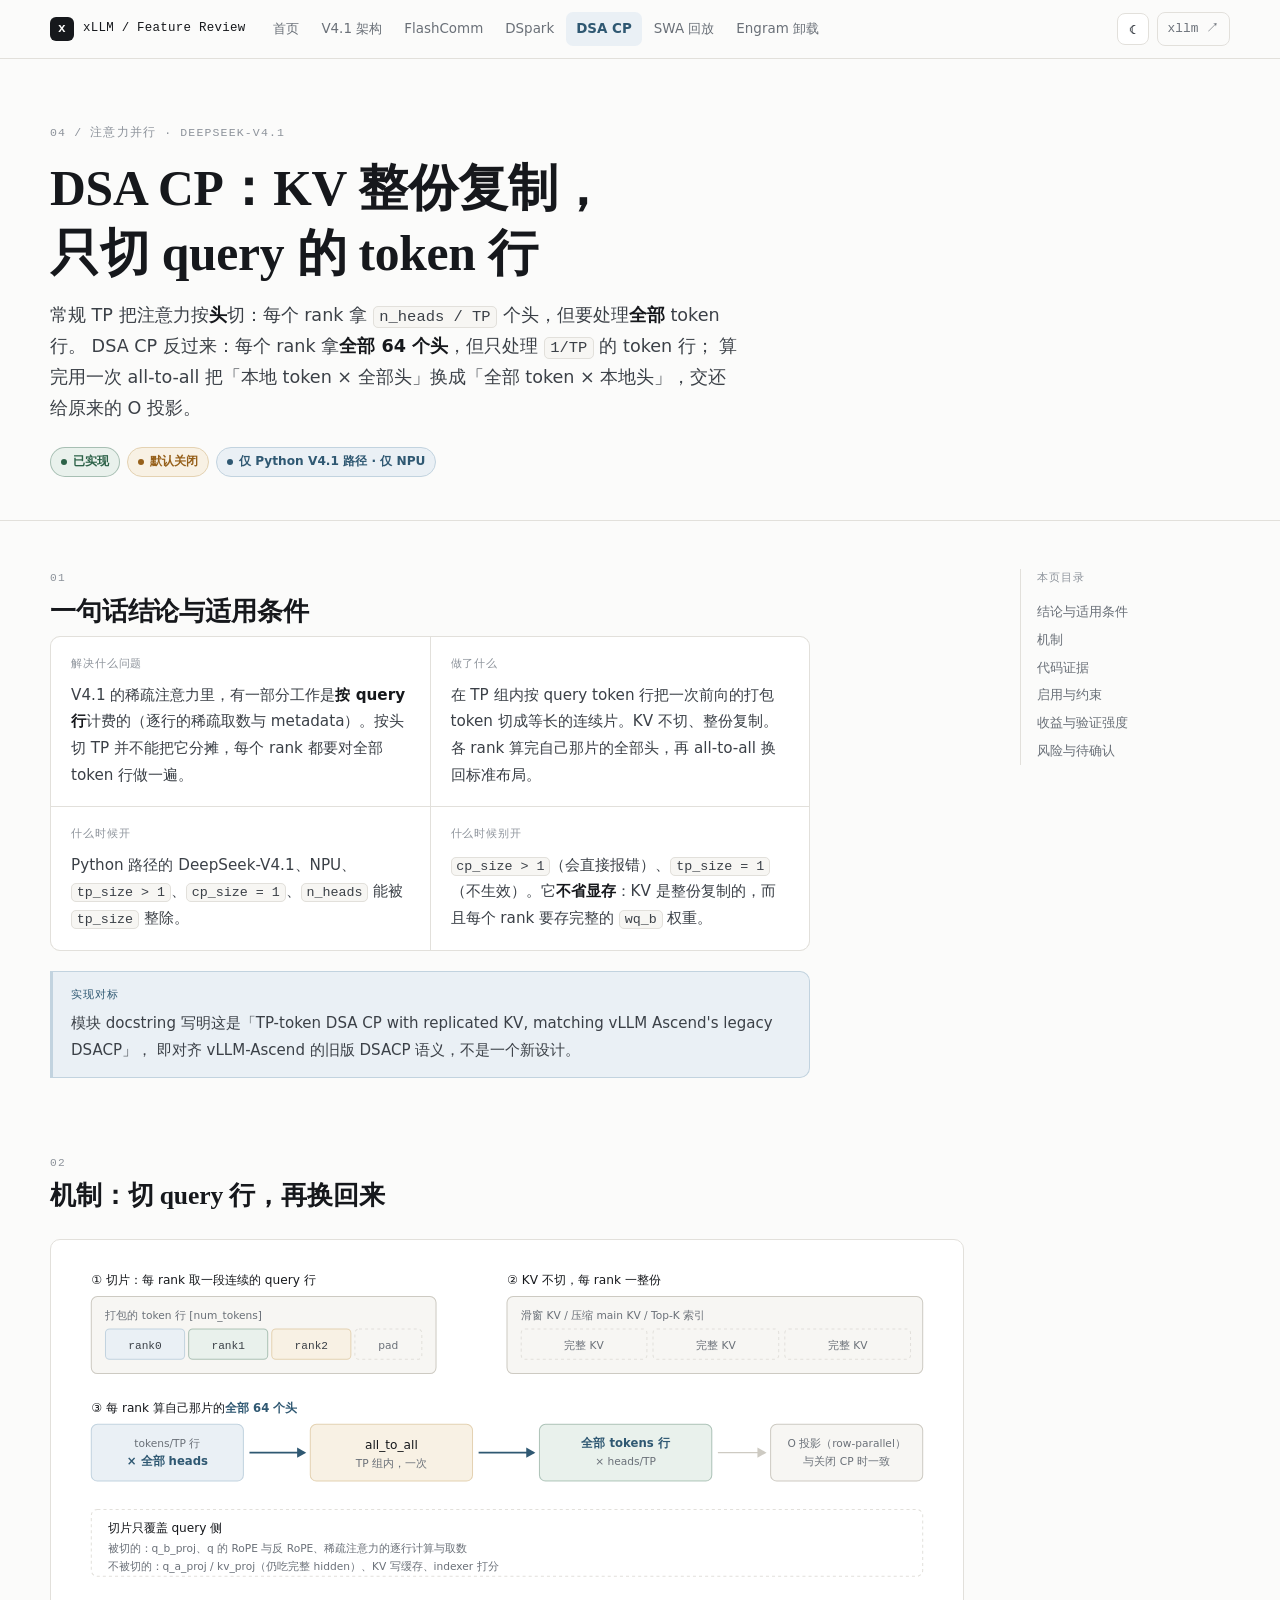
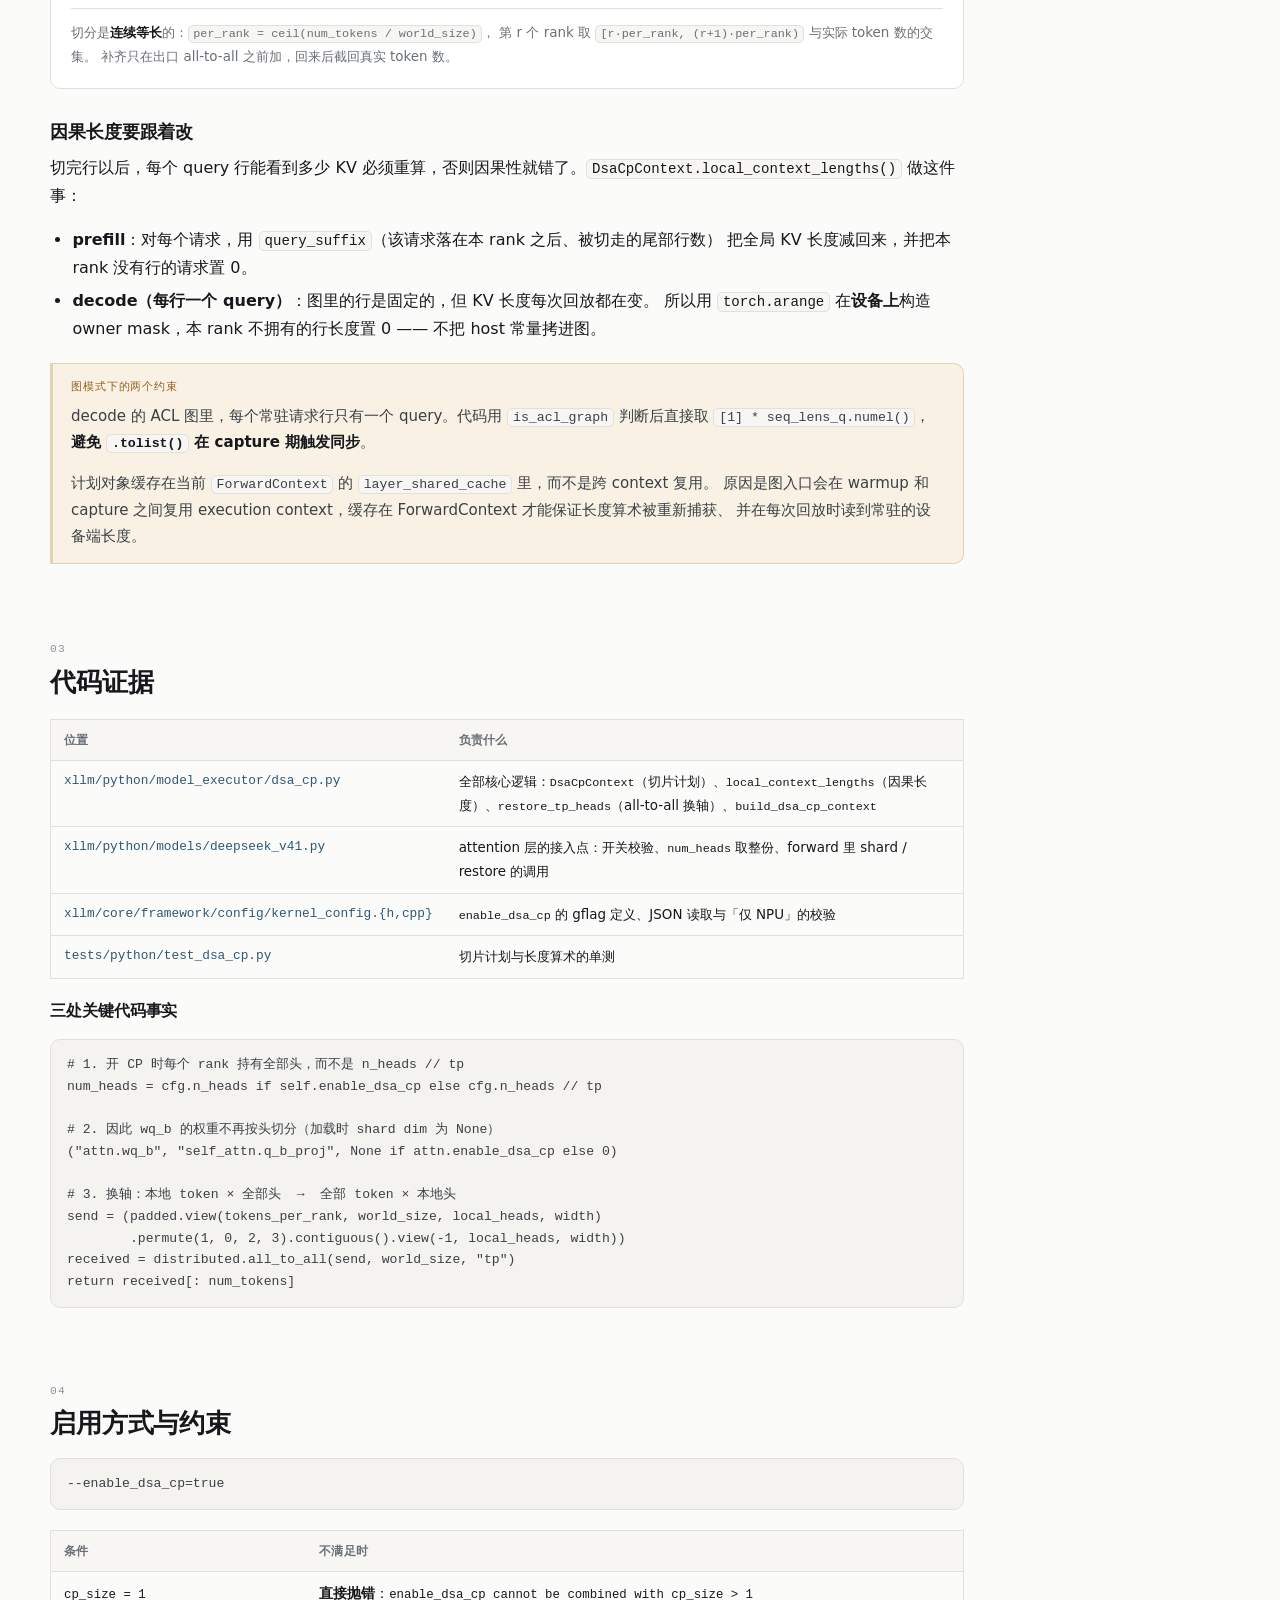
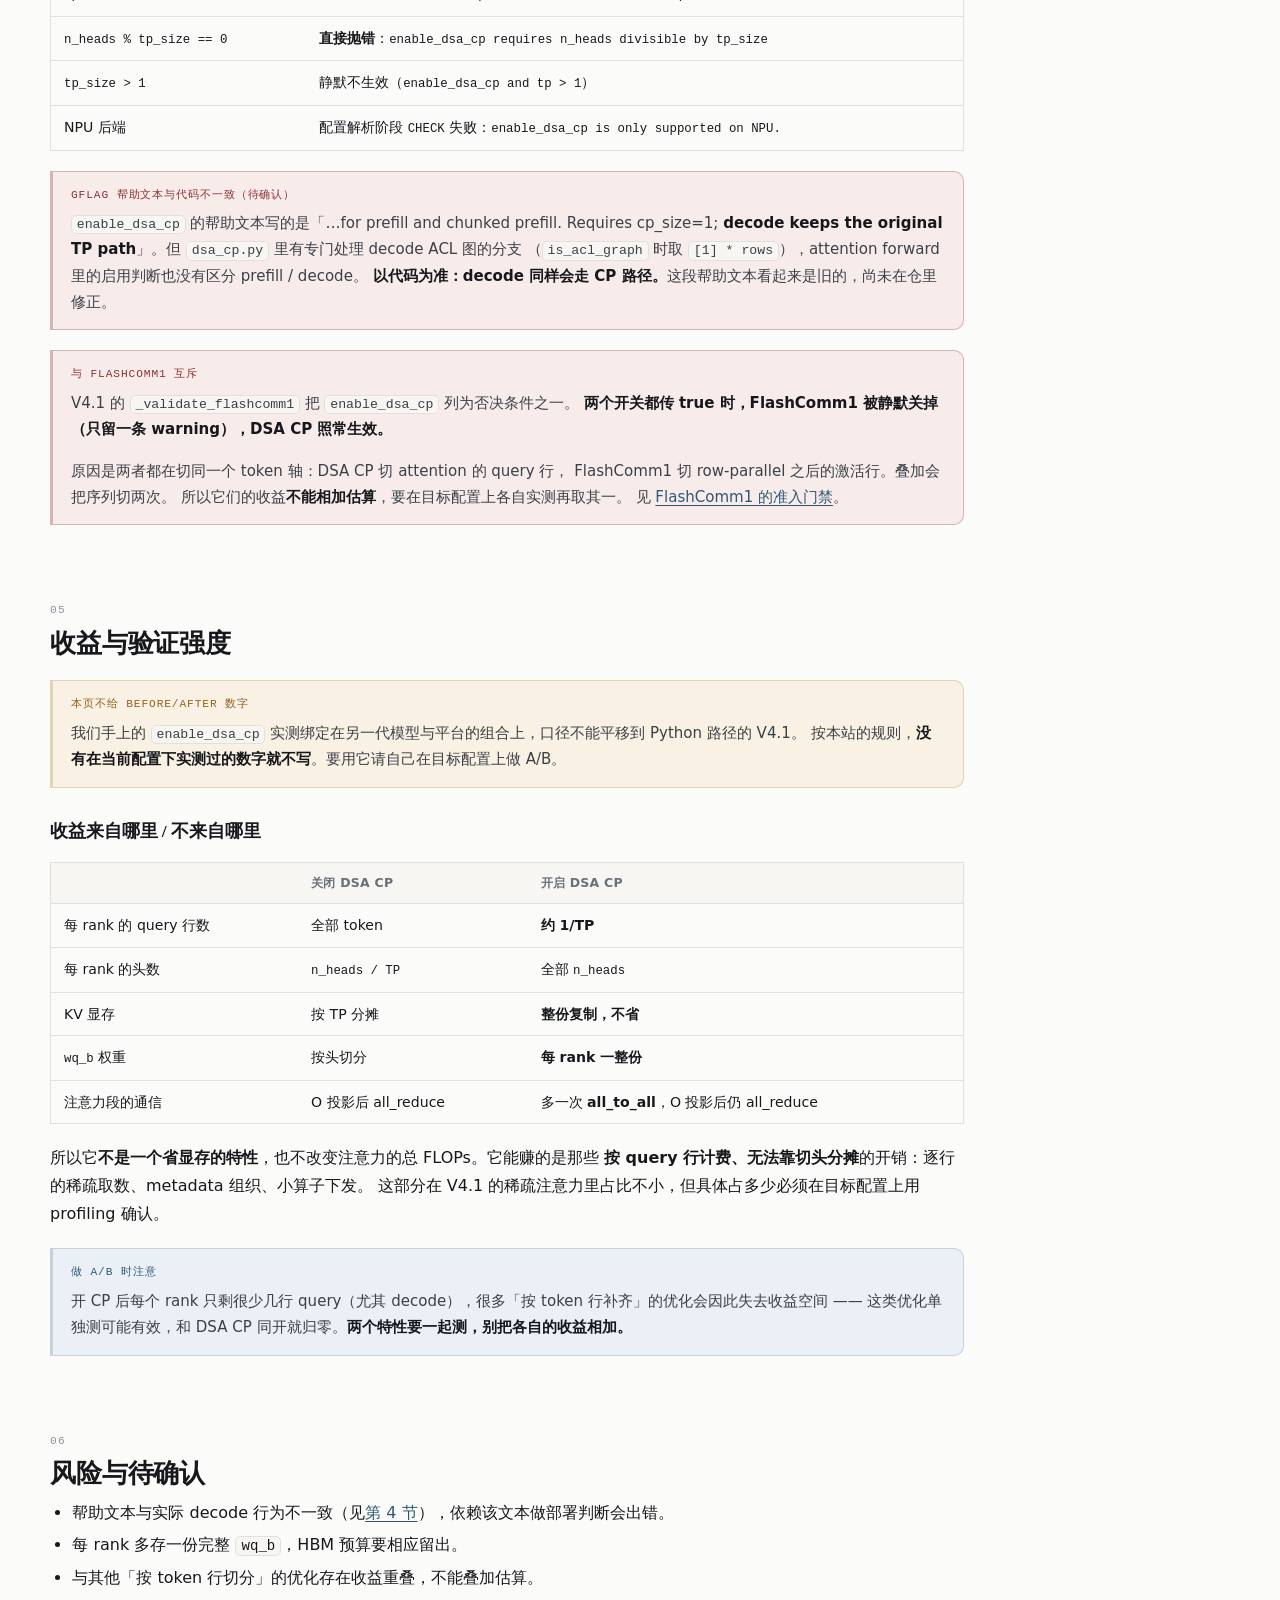
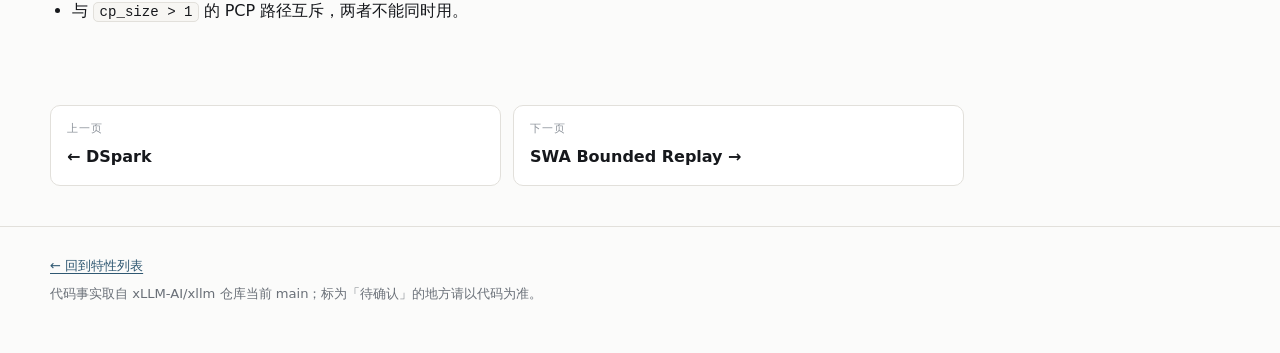
<file: dsa-cp/index.html>
<!doctype html>
<html lang="zh-CN">
  <head>
    <meta charset="utf-8" />
    <meta name="viewport" content="width=device-width, initial-scale=1" />
    <title>DSA CP｜xLLM 特性解读</title>
    <meta
      name="description"
      content="xLLM DSA CP：DeepSeek-V4.1 稀疏注意力在 TP 组内按 query token 行切分，KV 整份复制，算完用一次 all-to-all 换回全部 token × 本地头。机制、代码位置、约束与口径。"
    />
    <meta name="color-scheme" content="light dark" />
    <link rel="stylesheet" href="../assets/site.css" />
    <script defer src="../assets/site.js"></script>
  </head>
  <body>
    <a class="skip-link" href="#main">跳到正文</a>

    <header class="topbar">
      <div class="shell topbar-inner">
        <a class="brand" href="../"><span class="brand-mark" aria-hidden="true">x</span>xLLM / Feature Review</a>
        <nav class="topnav" aria-label="特性导航">
          <a href="../">首页</a>
          <a href="../arch/">V4.1 架构</a>
          <a href="../flashcomm/">FlashComm</a>
          <a href="../dspark/">DSpark</a>
          <a href="../dsa-cp/" aria-current="page">DSA CP</a>
          <a href="../swa-replay/">SWA 回放</a>
          <a href="../engram-offload/">Engram 卸载</a>
        </nav>
        <div class="topbar-tools">
          <button class="icon-button" type="button" data-theme-toggle aria-label="切换配色">☾</button>
          <a class="ghost-link" href="https://github.com/xLLM-AI/xllm" target="_blank" rel="noreferrer">xllm ↗</a>
        </div>
      </div>
    </header>

    <main id="main">
      <section class="hero">
        <div class="shell">
          <p class="eyebrow">04 / 注意力并行 · DeepSeek-V4.1</p>
          <h1>DSA CP：KV 整份复制，只切 query 的 token 行</h1>
          <p class="hero-lede">
            常规 TP 把注意力按<strong>头</strong>切：每个 rank 拿 <code>n_heads / TP</code> 个头，但要处理<strong>全部</strong> token 行。
            DSA CP 反过来：每个 rank 拿<strong>全部 64 个头</strong>，但只处理 <code>1/TP</code> 的 token 行；
            算完用一次 all-to-all 把「本地 token × 全部头」换成「全部 token × 本地头」，交还给原来的 O 投影。
          </p>
          <ul class="chips">
            <li class="chip chip-good">已实现</li>
            <li class="chip chip-warn">默认关闭</li>
            <li class="chip chip-info">仅 Python V4.1 路径 · 仅 NPU</li>
          </ul>
        </div>
      </section>

      <div class="shell doc">
        <div class="doc-main">
          <section class="section" id="tldr">
            <span class="section-number">01</span>
            <h2>一句话结论与适用条件</h2>

            <div class="summary">
              <div>
                <dt>解决什么问题</dt>
                <dd>V4.1 的稀疏注意力里，有一部分工作是<strong>按 query 行</strong>计费的（逐行的稀疏取数与 metadata）。按头切 TP 并不能把它分摊，每个 rank 都要对全部 token 行做一遍。</dd>
              </div>
              <div>
                <dt>做了什么</dt>
                <dd>在 TP 组内按 query token 行把一次前向的打包 token 切成等长的连续片。KV 不切、整份复制。各 rank 算完自己那片的全部头，再 all-to-all 换回标准布局。</dd>
              </div>
              <div>
                <dt>什么时候开</dt>
                <dd>Python 路径的 DeepSeek-V4.1、NPU、<code>tp_size &gt; 1</code>、<code>cp_size = 1</code>、<code>n_heads</code> 能被 <code>tp_size</code> 整除。</dd>
              </div>
              <div>
                <dt>什么时候别开</dt>
                <dd><code>cp_size &gt; 1</code>（会直接报错）、<code>tp_size = 1</code>（不生效）。它<strong>不省显存</strong>：KV 是整份复制的，而且每个 rank 要存完整的 <code>wq_b</code> 权重。</dd>
              </div>
            </div>

            <div class="callout callout-info">
              <span class="callout-label">实现对标</span>
              模块 docstring 写明这是「TP-token DSA CP with replicated KV, matching vLLM Ascend's legacy DSACP」，
              即对齐 vLLM-Ascend 的旧版 DSACP 语义，不是一个新设计。
            </div>
          </section>

          <section class="section wide" id="mechanism">
            <span class="section-number">02</span>
            <h2>机制：切 query 行，再换回来</h2>

            <figure>
              <svg viewBox="0 0 860 330" role="img" aria-label="DSA CP 的数据流：按 token 行切片，每个 rank 算全部头，再用 all-to-all 换成全部 token 乘本地头" class="dg">
                <text class="dg-t" x="20" y="24">① 切片：每 rank 取一段连续的 query 行</text>
                <rect class="dg-box" x="20" y="36" width="340" height="76" rx="6" />
                <text class="dg-t-sm" x="34" y="58">打包的 token 行 [num_tokens]</text>
                <rect class="dg-box-accent" x="34" y="68" width="78" height="30" rx="4" /><text class="dg-t-mono" x="73" y="88" text-anchor="middle">rank0</text>
                <rect class="dg-box-good" x="116" y="68" width="78" height="30" rx="4" /><text class="dg-t-mono" x="155" y="88" text-anchor="middle">rank1</text>
                <rect class="dg-box-amber" x="198" y="68" width="78" height="30" rx="4" /><text class="dg-t-mono" x="237" y="88" text-anchor="middle">rank2</text>
                <rect class="dg-box-dim" x="280" y="68" width="66" height="30" rx="4" /><text class="dg-t-sm" x="313" y="88" text-anchor="middle">pad</text>

                <text class="dg-t" x="430" y="24">② KV 不切，每 rank 一整份</text>
                <rect class="dg-box" x="430" y="36" width="410" height="76" rx="6" />
                <text class="dg-t-sm" x="444" y="58">滑窗 KV / 压缩 main KV / Top-K 索引</text>
                <rect class="dg-box-dim" x="444" y="68" width="124" height="30" rx="4" /><text class="dg-t-sm" x="506" y="88" text-anchor="middle">完整 KV</text>
                <rect class="dg-box-dim" x="574" y="68" width="124" height="30" rx="4" /><text class="dg-t-sm" x="636" y="88" text-anchor="middle">完整 KV</text>
                <rect class="dg-box-dim" x="704" y="68" width="124" height="30" rx="4" /><text class="dg-t-sm" x="766" y="88" text-anchor="middle">完整 KV</text>

                <text class="dg-t" x="20" y="150">③ 每 rank 算自己那片的<tspan class="dg-t-key">全部 64 个头</tspan></text>
                <rect class="dg-box-accent" x="20" y="162" width="150" height="56" rx="6" />
                <text class="dg-t-sm" x="95" y="184" text-anchor="middle">tokens/TP 行</text>
                <text class="dg-t-key" x="95" y="202" text-anchor="middle">× 全部 heads</text>

                <path class="dg-line-accent" d="M176 190 h54" /><path class="dg-fill-accent" d="M232 190 l-9 -5 v10 z" />
                <rect class="dg-box-amber" x="236" y="162" width="160" height="56" rx="6" />
                <text class="dg-t" x="316" y="186" text-anchor="middle">all_to_all</text>
                <text class="dg-t-sm" x="316" y="204" text-anchor="middle">TP 组内，一次</text>

                <path class="dg-line-accent" d="M402 190 h54" /><path class="dg-fill-accent" d="M458 190 l-9 -5 v10 z" />
                <rect class="dg-box-good" x="462" y="162" width="170" height="56" rx="6" />
                <text class="dg-t-key" x="547" y="184" text-anchor="middle">全部 tokens 行</text>
                <text class="dg-t-sm" x="547" y="202" text-anchor="middle">× heads/TP</text>

                <path class="dg-line" d="M638 190 h46" /><path class="dg-fill-line" d="M686 190 l-9 -5 v10 z" />
                <rect class="dg-box" x="690" y="162" width="150" height="56" rx="6" />
                <text class="dg-t-sm" x="765" y="184" text-anchor="middle">O 投影（row-parallel）</text>
                <text class="dg-t-sm" x="765" y="202" text-anchor="middle">与关闭 CP 时一致</text>

                <rect class="dg-box-dim" x="20" y="246" width="820" height="66" rx="6" />
                <text class="dg-t" x="36" y="268">切片只覆盖 query 侧</text>
                <text class="dg-t-sm" x="36" y="288">被切的：q_b_proj、q 的 RoPE 与反 RoPE、稀疏注意力的逐行计算与取数</text>
                <text class="dg-t-sm" x="36" y="306">不被切的：q_a_proj / kv_proj（仍吃完整 hidden）、KV 写缓存、indexer 打分</text>
              </svg>
              <figcaption>
                切分是<strong>连续等长</strong>的：<code>per_rank = ceil(num_tokens / world_size)</code>，
                第 r 个 rank 取 <code>[r·per_rank, (r+1)·per_rank)</code> 与实际 token 数的交集。
                补齐只在出口 all-to-all 之前加，回来后截回真实 token 数。
              </figcaption>
            </figure>

            <h3>因果长度要跟着改</h3>
            <p>
              切完行以后，每个 query 行能看到多少 KV 必须重算，否则因果性就错了。<code>DsaCpContext.local_context_lengths()</code> 做这件事：
            </p>
            <ul>
              <li>
                <strong>prefill</strong>：对每个请求，用 <code>query_suffix</code>（该请求落在本 rank 之后、被切走的尾部行数）
                把全局 KV 长度减回来，并把本 rank 没有行的请求置 0。
              </li>
              <li>
                <strong>decode（每行一个 query）</strong>：图里的行是固定的，但 KV 长度每次回放都在变。
                所以用 <code>torch.arange</code> 在<strong>设备上</strong>构造 owner mask，本 rank 不拥有的行长度置 0 ——
                不把 host 常量拷进图。
              </li>
            </ul>

            <div class="callout callout-warn">
              <span class="callout-label">图模式下的两个约束</span>
              <p>
                decode 的 ACL 图里，每个常驻请求行只有一个 query。代码用 <code>is_acl_graph</code> 判断后直接取
                <code>[1] * seq_lens_q.numel()</code>，<strong>避免 <code>.tolist()</code> 在 capture 期触发同步</strong>。
              </p>
              <p>
                计划对象缓存在当前 <code>ForwardContext</code> 的 <code>layer_shared_cache</code> 里，而不是跨 context 复用。
                原因是图入口会在 warmup 和 capture 之间复用 execution context，缓存在 ForwardContext 才能保证长度算术被重新捕获、
                并在每次回放时读到常驻的设备端长度。
              </p>
            </div>
          </section>

          <section class="section wide" id="evidence">
            <span class="section-number">03</span>
            <h2>代码证据</h2>

            <div class="evidence">
              <div class="table-wrap">
                <table>
                  <thead><tr><th>位置</th><th>负责什么</th></tr></thead>
                  <tbody>
                    <tr><td>xllm/python/model_executor/dsa_cp.py</td><td>全部核心逻辑：<code>DsaCpContext</code>（切片计划）、<code>local_context_lengths</code>（因果长度）、<code>restore_tp_heads</code>（all-to-all 换轴）、<code>build_dsa_cp_context</code></td></tr>
                    <tr><td>xllm/python/models/deepseek_v41.py</td><td>attention 层的接入点：开关校验、<code>num_heads</code> 取整份、forward 里 shard / restore 的调用</td></tr>
                    <tr><td>xllm/core/framework/config/kernel_config.{h,cpp}</td><td><code>enable_dsa_cp</code> 的 gflag 定义、JSON 读取与「仅 NPU」的校验</td></tr>
                    <tr><td>tests/python/test_dsa_cp.py</td><td>切片计划与长度算术的单测</td></tr>
                  </tbody>
                </table>
              </div>
            </div>

            <h4>三处关键代码事实</h4>
            <pre><code># 1. 开 CP 时每个 rank 持有全部头，而不是 n_heads // tp
num_heads = cfg.n_heads if self.enable_dsa_cp else cfg.n_heads // tp

# 2. 因此 wq_b 的权重不再按头切分（加载时 shard dim 为 None）
("attn.wq_b", "self_attn.q_b_proj", None if attn.enable_dsa_cp else 0)

# 3. 换轴：本地 token × 全部头  →  全部 token × 本地头
send = (padded.view(tokens_per_rank, world_size, local_heads, width)
        .permute(1, 0, 2, 3).contiguous().view(-1, local_heads, width))
received = distributed.all_to_all(send, world_size, "tp")
return received[: num_tokens]</code></pre>
          </section>

          <section class="section wide" id="enable">
            <span class="section-number">04</span>
            <h2>启用方式与约束</h2>

            <pre><code>--enable_dsa_cp=true</code></pre>

            <div class="table-wrap">
              <table>
                <thead><tr><th>条件</th><th>不满足时</th></tr></thead>
                <tbody>
                  <tr><td><code>cp_size = 1</code></td><td><b>直接抛错</b>：<code>enable_dsa_cp cannot be combined with cp_size &gt; 1</code></td></tr>
                  <tr><td><code>n_heads % tp_size == 0</code></td><td><b>直接抛错</b>：<code>enable_dsa_cp requires n_heads divisible by tp_size</code></td></tr>
                  <tr><td><code>tp_size &gt; 1</code></td><td>静默不生效（<code>enable_dsa_cp and tp &gt; 1</code>）</td></tr>
                  <tr><td>NPU 后端</td><td>配置解析阶段 <code>CHECK</code> 失败：<code>enable_dsa_cp is only supported on NPU.</code></td></tr>
                </tbody>
              </table>
            </div>

            <div class="callout callout-bad">
              <span class="callout-label">gflag 帮助文本与代码不一致（待确认）</span>
              <code>enable_dsa_cp</code> 的帮助文本写的是「…for prefill and chunked prefill. Requires cp_size=1;
              <strong>decode keeps the original TP path</strong>」。但 <code>dsa_cp.py</code> 里有专门处理 decode ACL 图的分支
              （<code>is_acl_graph</code> 时取 <code>[1] * rows</code>），attention forward 里的启用判断也没有区分 prefill / decode。
              <strong>以代码为准：decode 同样会走 CP 路径。</strong>这段帮助文本看起来是旧的，尚未在仓里修正。
            </div>

            <div class="callout callout-bad">
              <span class="callout-label">与 FlashComm1 互斥</span>
              <p>
                V4.1 的 <code>_validate_flashcomm1</code> 把 <code>enable_dsa_cp</code> 列为否决条件之一。
                <strong>两个开关都传 true 时，FlashComm1 被静默关掉（只留一条 warning），DSA CP 照常生效。</strong>
              </p>
              <p>
                原因是两者都在切同一个 token 轴：DSA CP 切 attention 的 query 行，
                FlashComm1 切 row-parallel 之后的激活行。叠加会把序列切两次。
                所以它们的收益<strong>不能相加估算</strong>，要在目标配置上各自实测再取其一。
                见 <a href="../flashcomm/#gate">FlashComm1 的准入门禁</a>。
              </p>
            </div>
          </section>

          <section class="section wide" id="numbers">
            <span class="section-number">05</span>
            <h2>收益与验证强度</h2>

            <div class="callout callout-warn">
              <span class="callout-label">本页不给 before/after 数字</span>
              我们手上的 <code>enable_dsa_cp</code> 实测绑定在另一代模型与平台的组合上，口径不能平移到 Python 路径的 V4.1。
              按本站的规则，<strong>没有在当前配置下实测过的数字就不写</strong>。要用它请自己在目标配置上做 A/B。
            </div>

            <h3>收益来自哪里 / 不来自哪里</h3>
            <div class="table-wrap">
              <table>
                <thead><tr><th></th><th>关闭 DSA CP</th><th>开启 DSA CP</th></tr></thead>
                <tbody>
                  <tr><td>每 rank 的 query 行数</td><td>全部 token</td><td><b>约 1/TP</b></td></tr>
                  <tr><td>每 rank 的头数</td><td><code>n_heads / TP</code></td><td>全部 <code>n_heads</code></td></tr>
                  <tr><td>KV 显存</td><td>按 TP 分摊</td><td><b>整份复制，不省</b></td></tr>
                  <tr><td><code>wq_b</code> 权重</td><td>按头切分</td><td><b>每 rank 一整份</b></td></tr>
                  <tr><td>注意力段的通信</td><td>O 投影后 all_reduce</td><td>多一次 <b>all_to_all</b>，O 投影后仍 all_reduce</td></tr>
                </tbody>
              </table>
            </div>

            <p>
              所以它<strong>不是一个省显存的特性</strong>，也不改变注意力的总 FLOPs。它能赚的是那些
              <strong>按 query 行计费、无法靠切头分摊</strong>的开销：逐行的稀疏取数、metadata 组织、小算子下发。
              这部分在 V4.1 的稀疏注意力里占比不小，但具体占多少必须在目标配置上用 profiling 确认。
            </p>

            <div class="callout callout-info">
              <span class="callout-label">做 A/B 时注意</span>
              开 CP 后每个 rank 只剩很少几行 query（尤其 decode），很多「按 token 行补齐」的优化会因此失去收益空间 ——
              这类优化单独测可能有效，和 DSA CP 同开就归零。<strong>两个特性要一起测，别把各自的收益相加。</strong>
            </div>
          </section>

          <section class="section" id="risk">
            <span class="section-number">06</span>
            <h2>风险与待确认</h2>
            <ul>
              <li>帮助文本与实际 decode 行为不一致（见<a href="#enable">第 4 节</a>），依赖该文本做部署判断会出错。</li>
              <li>每 rank 多存一份完整 <code>wq_b</code>，HBM 预算要相应留出。</li>
              <li>与其他「按 token 行切分」的优化存在收益重叠，不能叠加估算。</li>
              <li>与 <code>cp_size &gt; 1</code> 的 PCP 路径互斥，两者不能同时用。</li>
            </ul>
          </section>

          <nav class="pager" aria-label="相邻页面">
            <a href="../dspark/"><span>上一页</span><b>← DSpark</b></a>
            <a href="../swa-replay/"><span>下一页</span><b>SWA Bounded Replay →</b></a>
          </nav>
        </div>

        <aside class="toc" aria-label="本页目录">
          <p>本页目录</p>
          <ol>
            <li><a href="#tldr">结论与适用条件</a></li>
            <li><a href="#mechanism">机制</a></li>
            <li><a href="#evidence">代码证据</a></li>
            <li><a href="#enable">启用与约束</a></li>
            <li><a href="#numbers">收益与验证强度</a></li>
            <li><a href="#risk">风险与待确认</a></li>
          </ol>
        </aside>
      </div>
    </main>

    <footer class="site-footer">
      <div class="shell">
        <p><a href="../">← 回到特性列表</a></p>
        <p>代码事实取自 xLLM-AI/xllm 仓库当前 main；标为「待确认」的地方请以代码为准。</p>
      </div>
    </footer>
  </body>
</html>
</file>
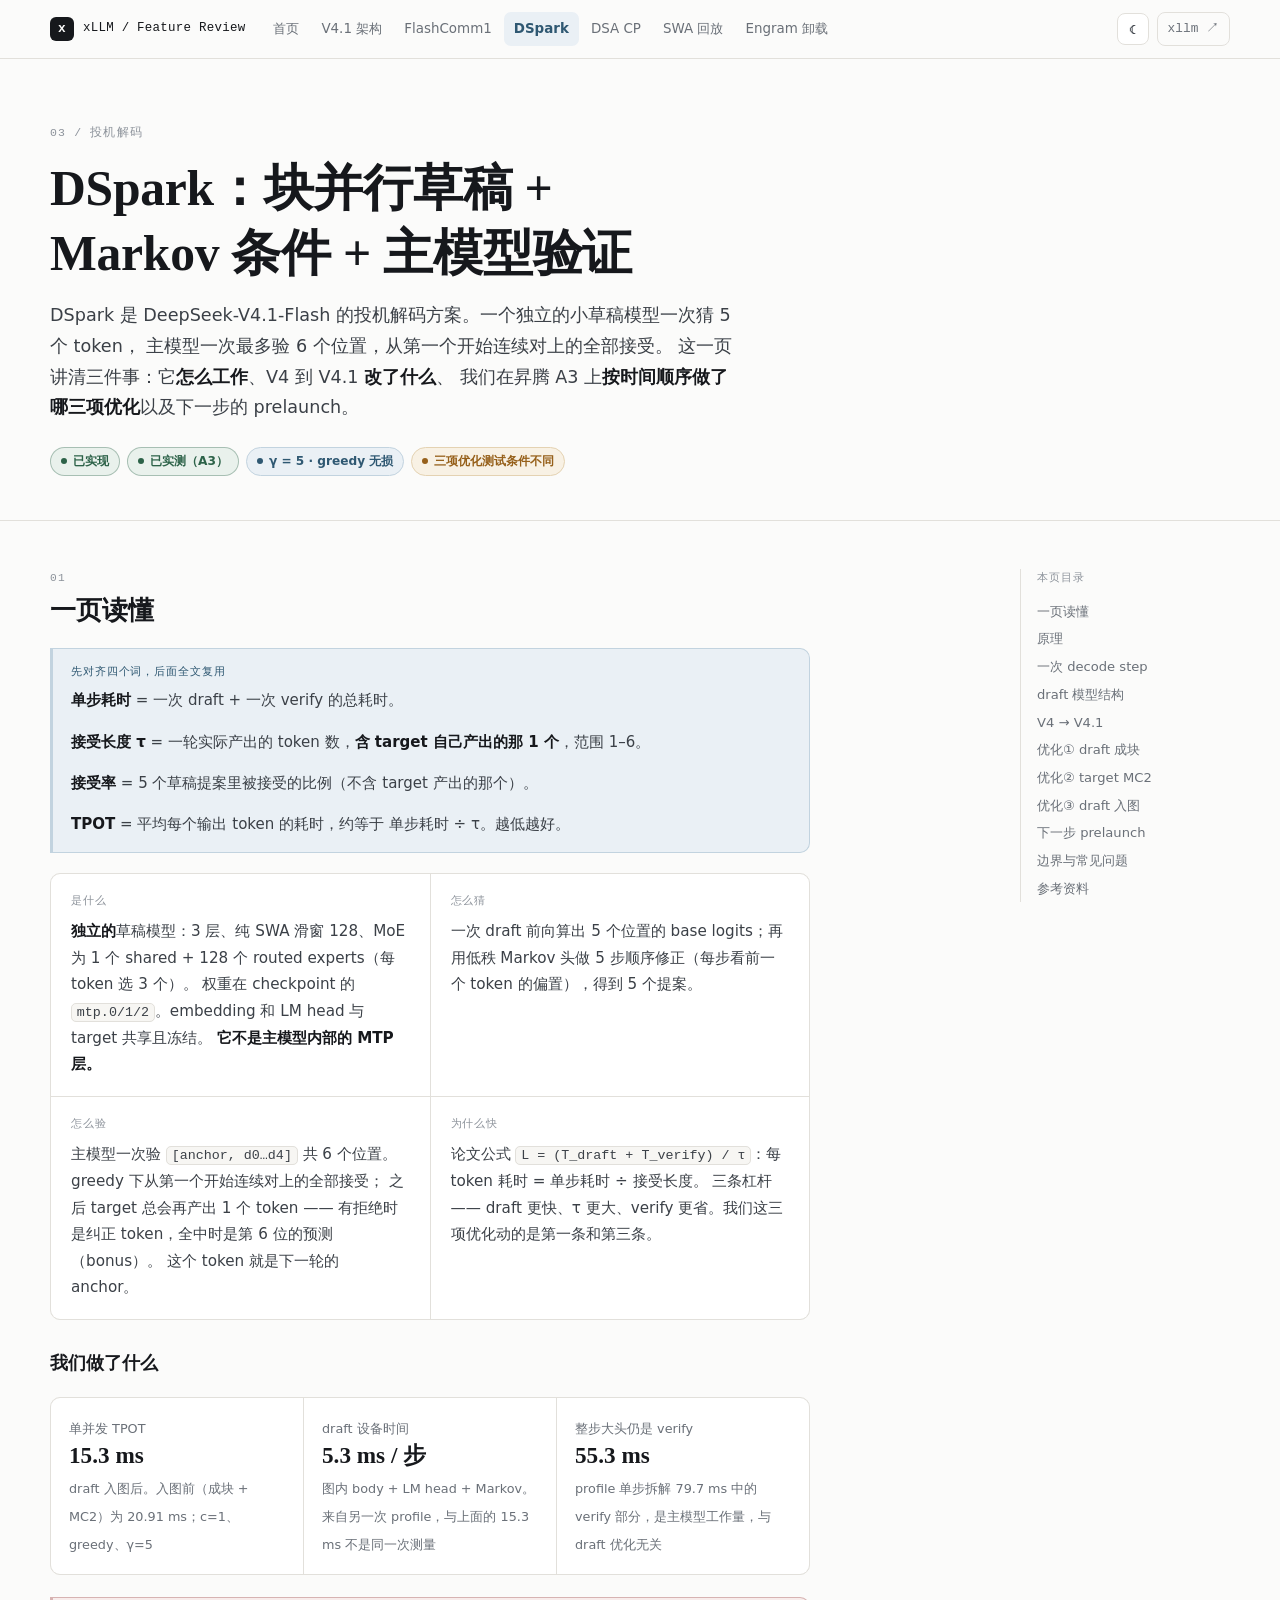
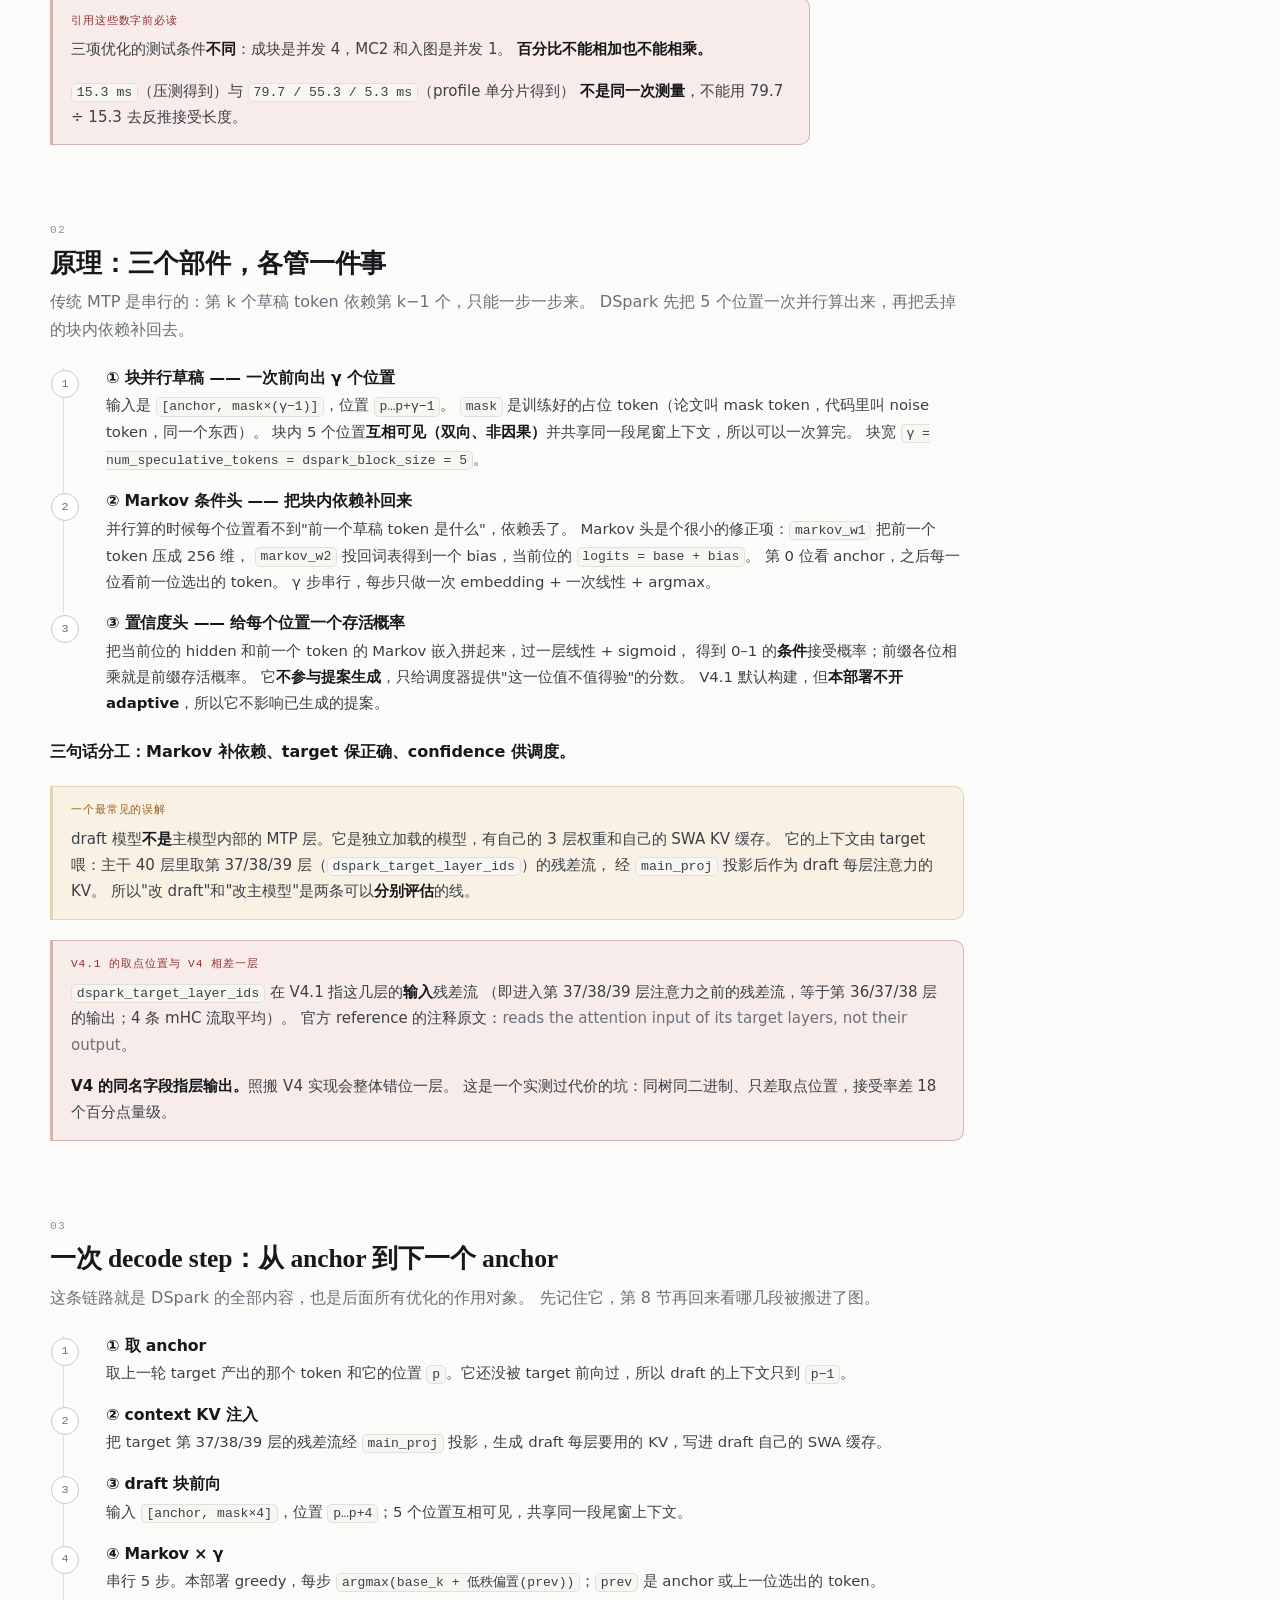
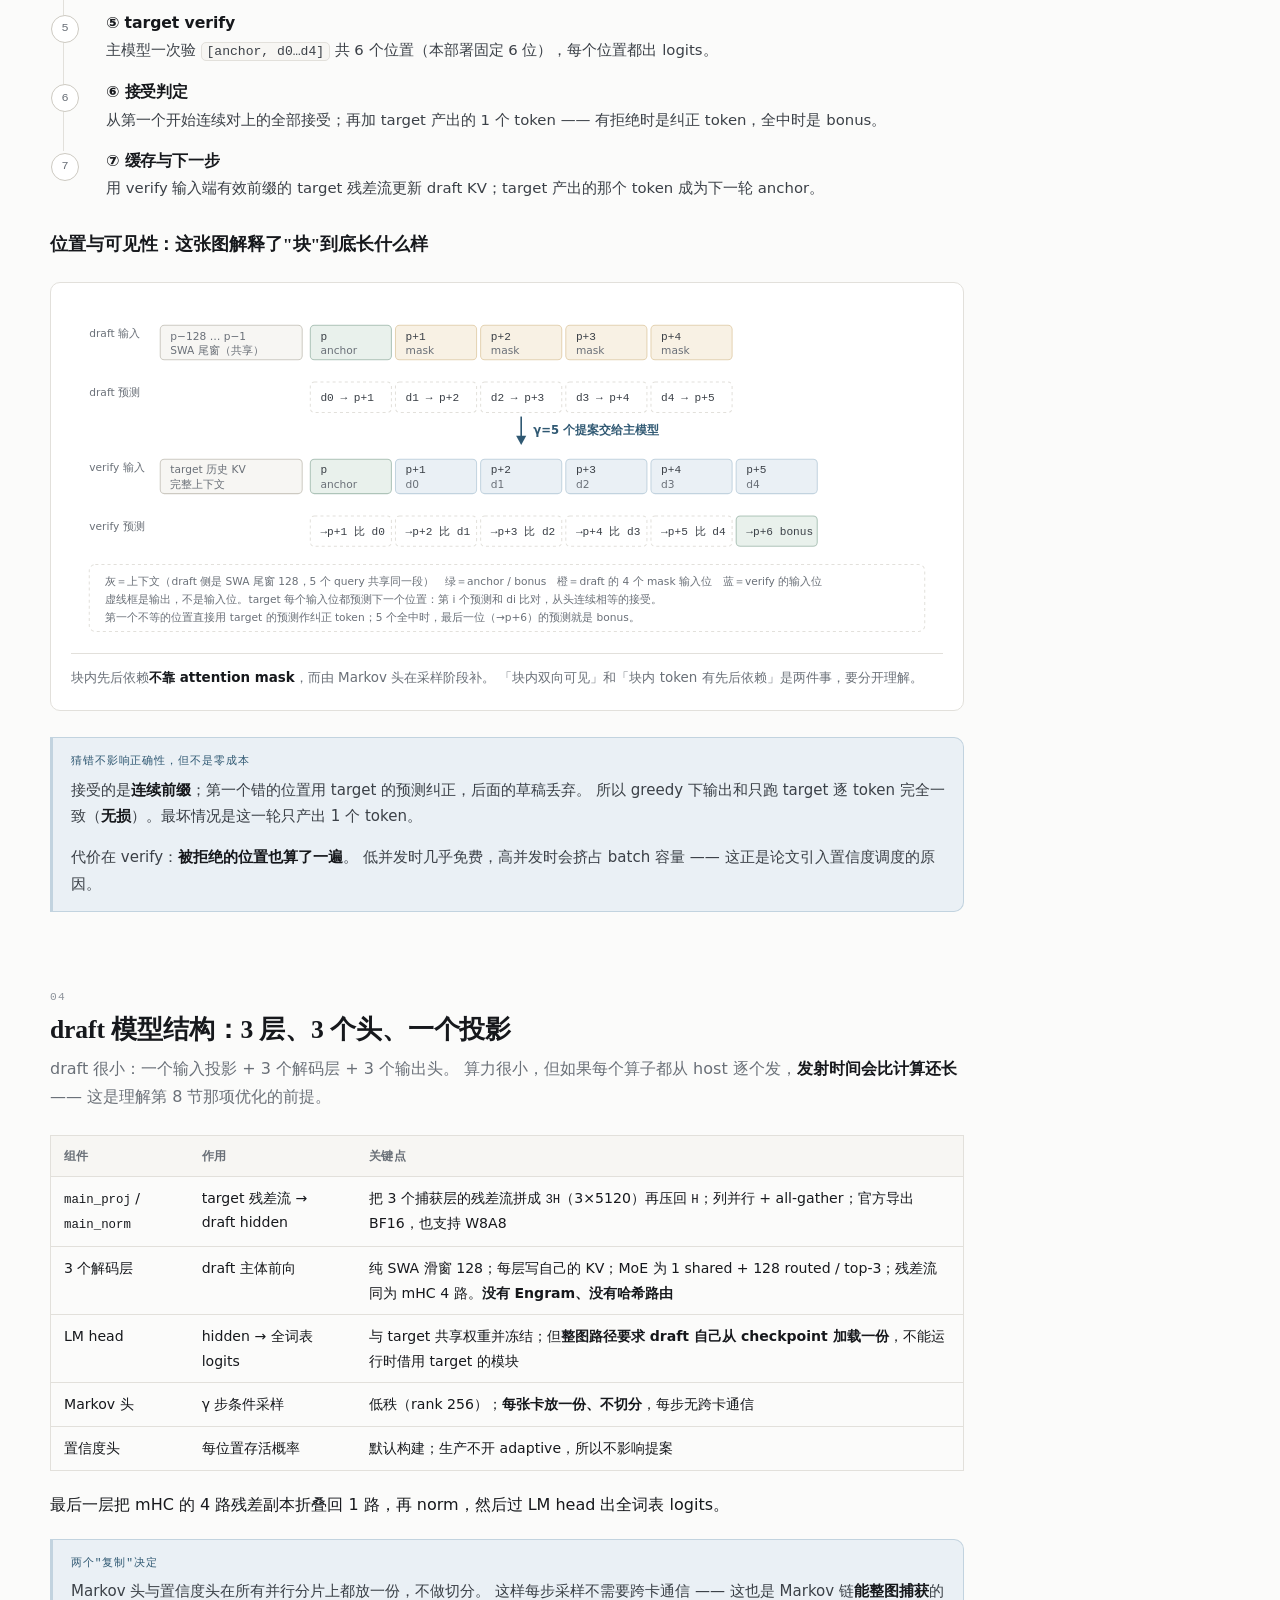
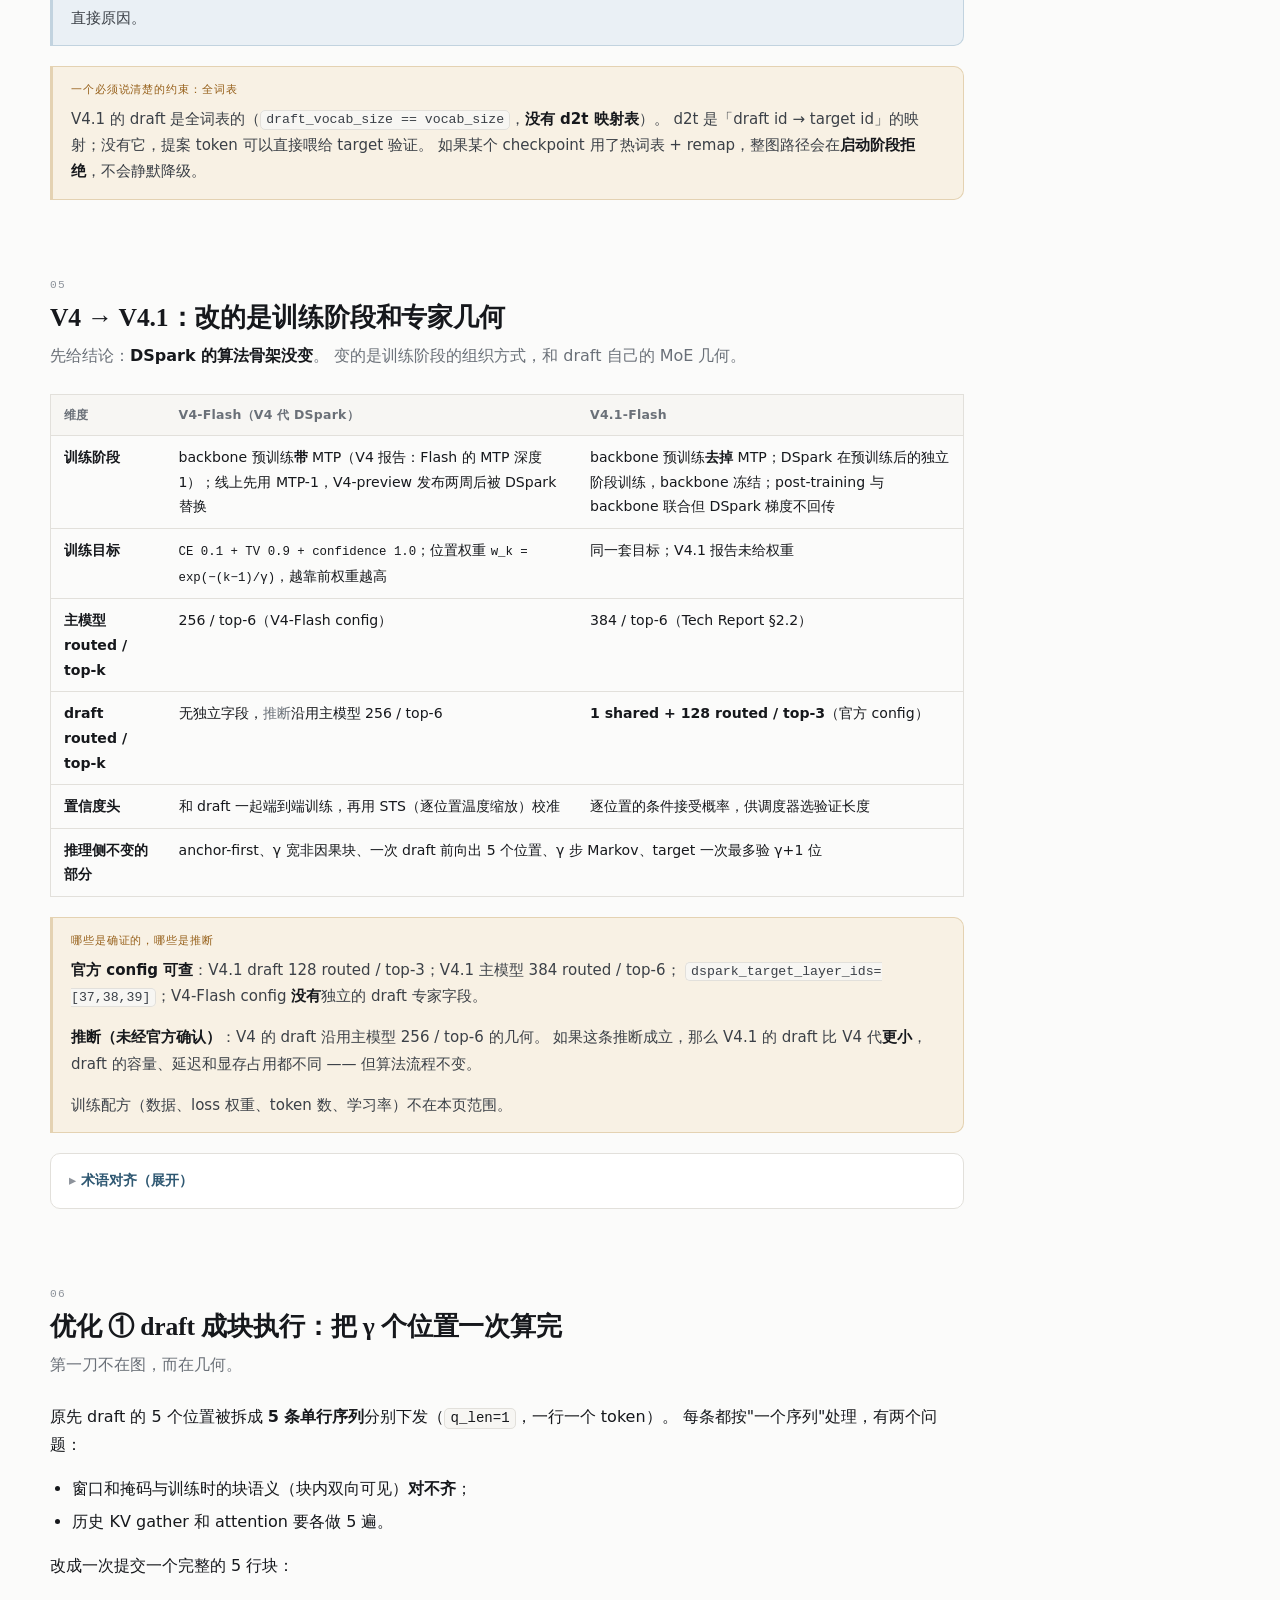
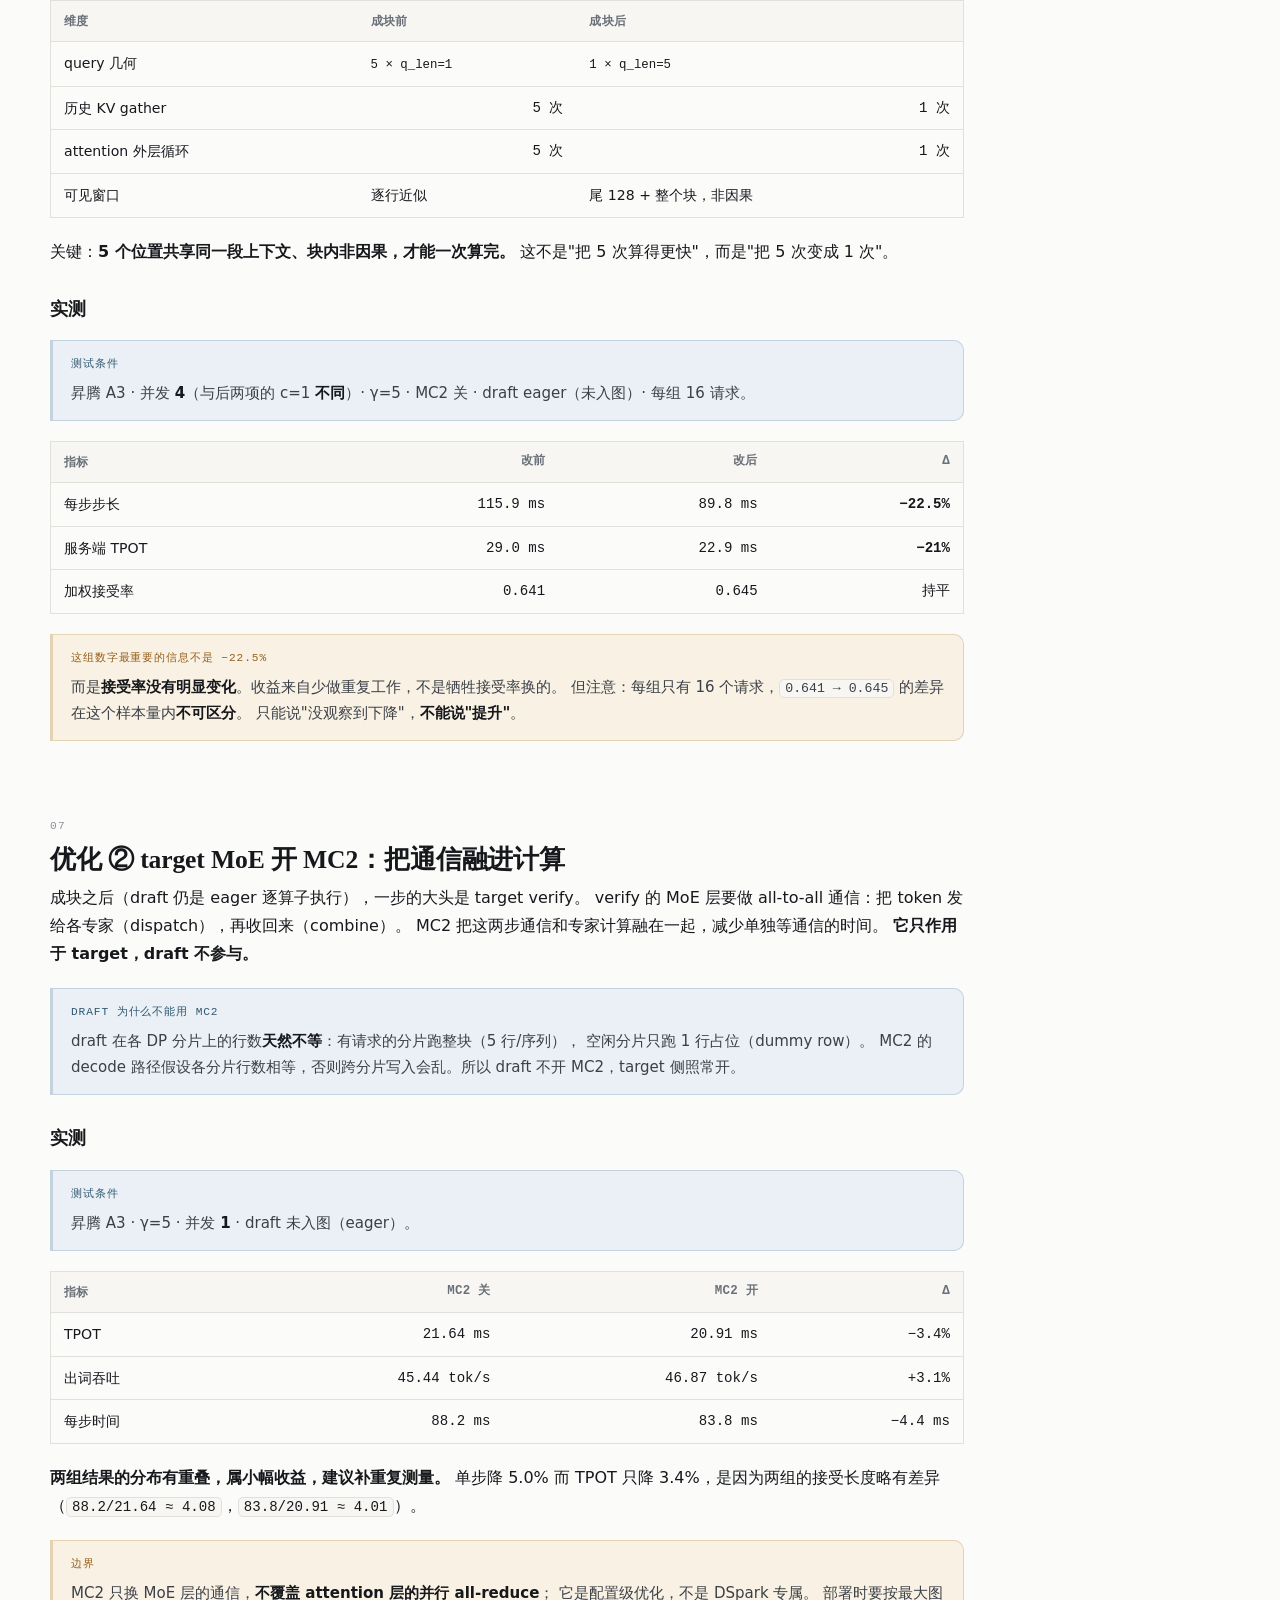
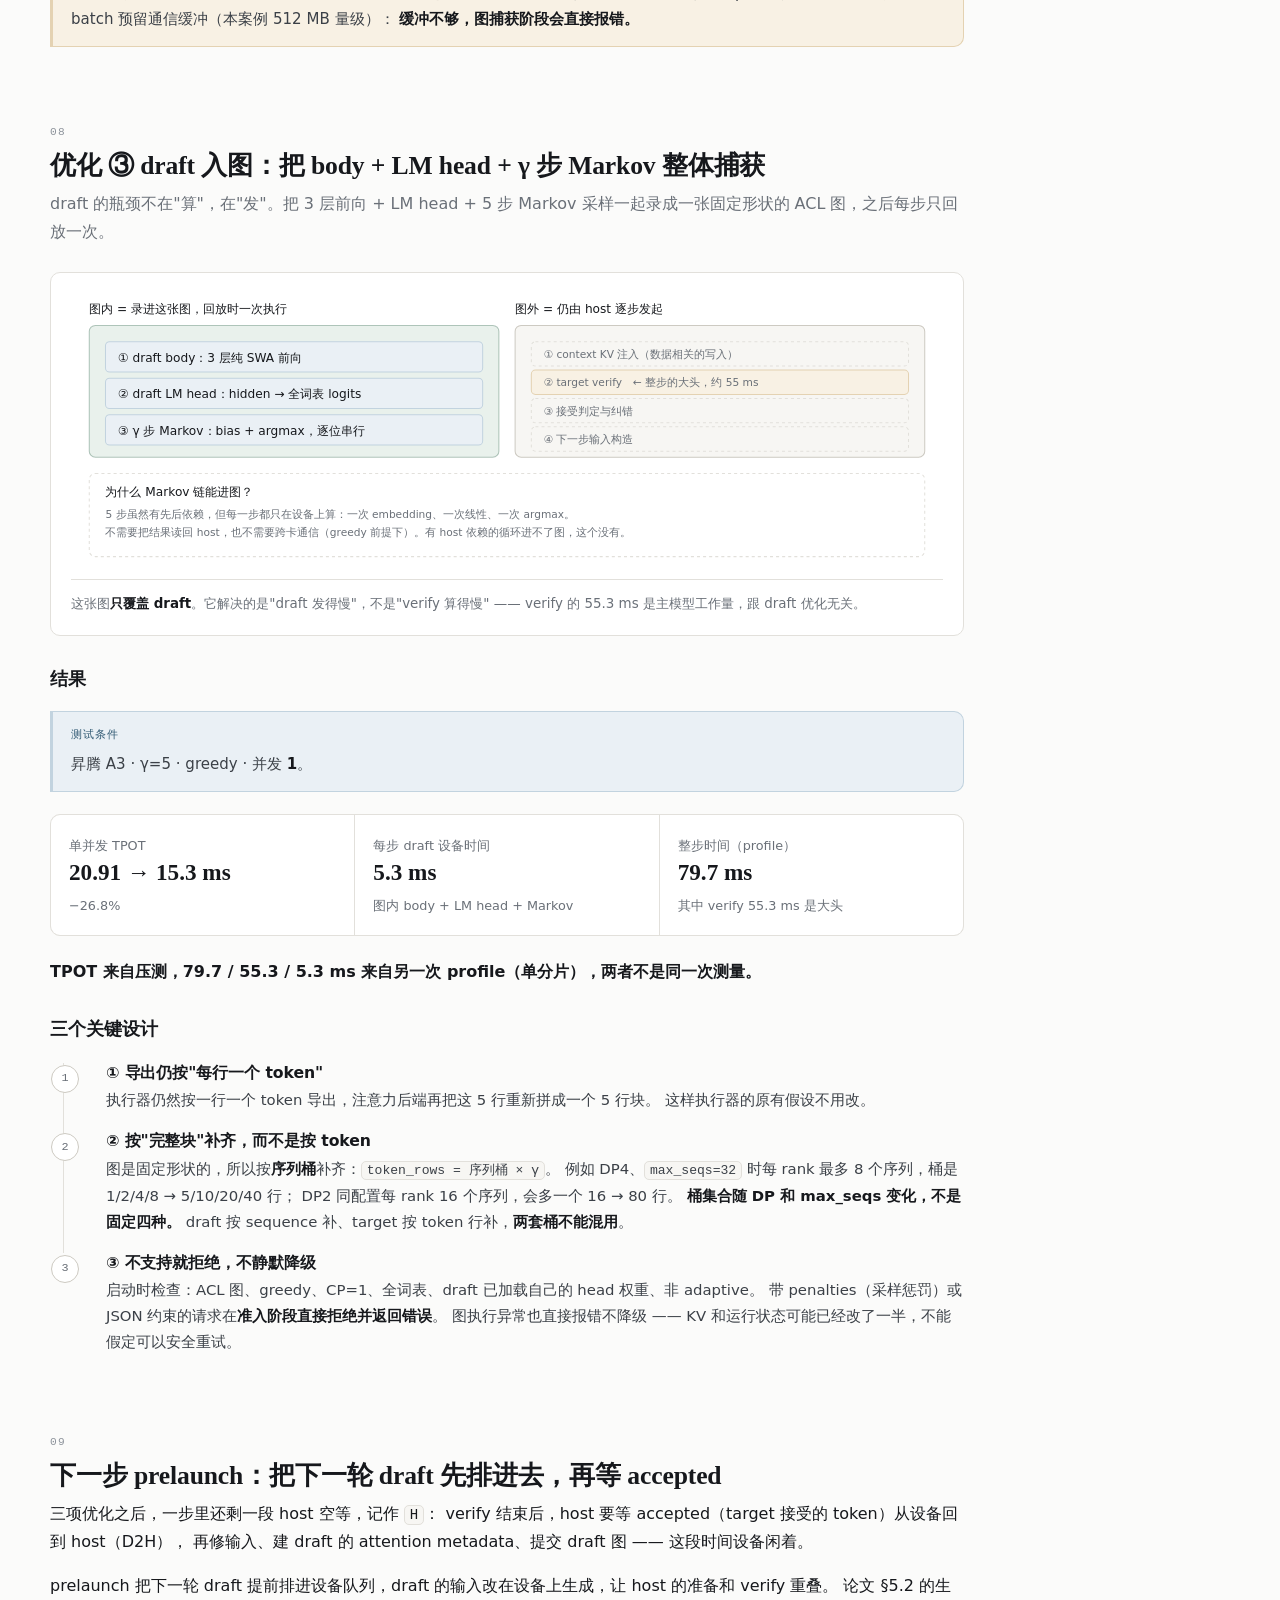
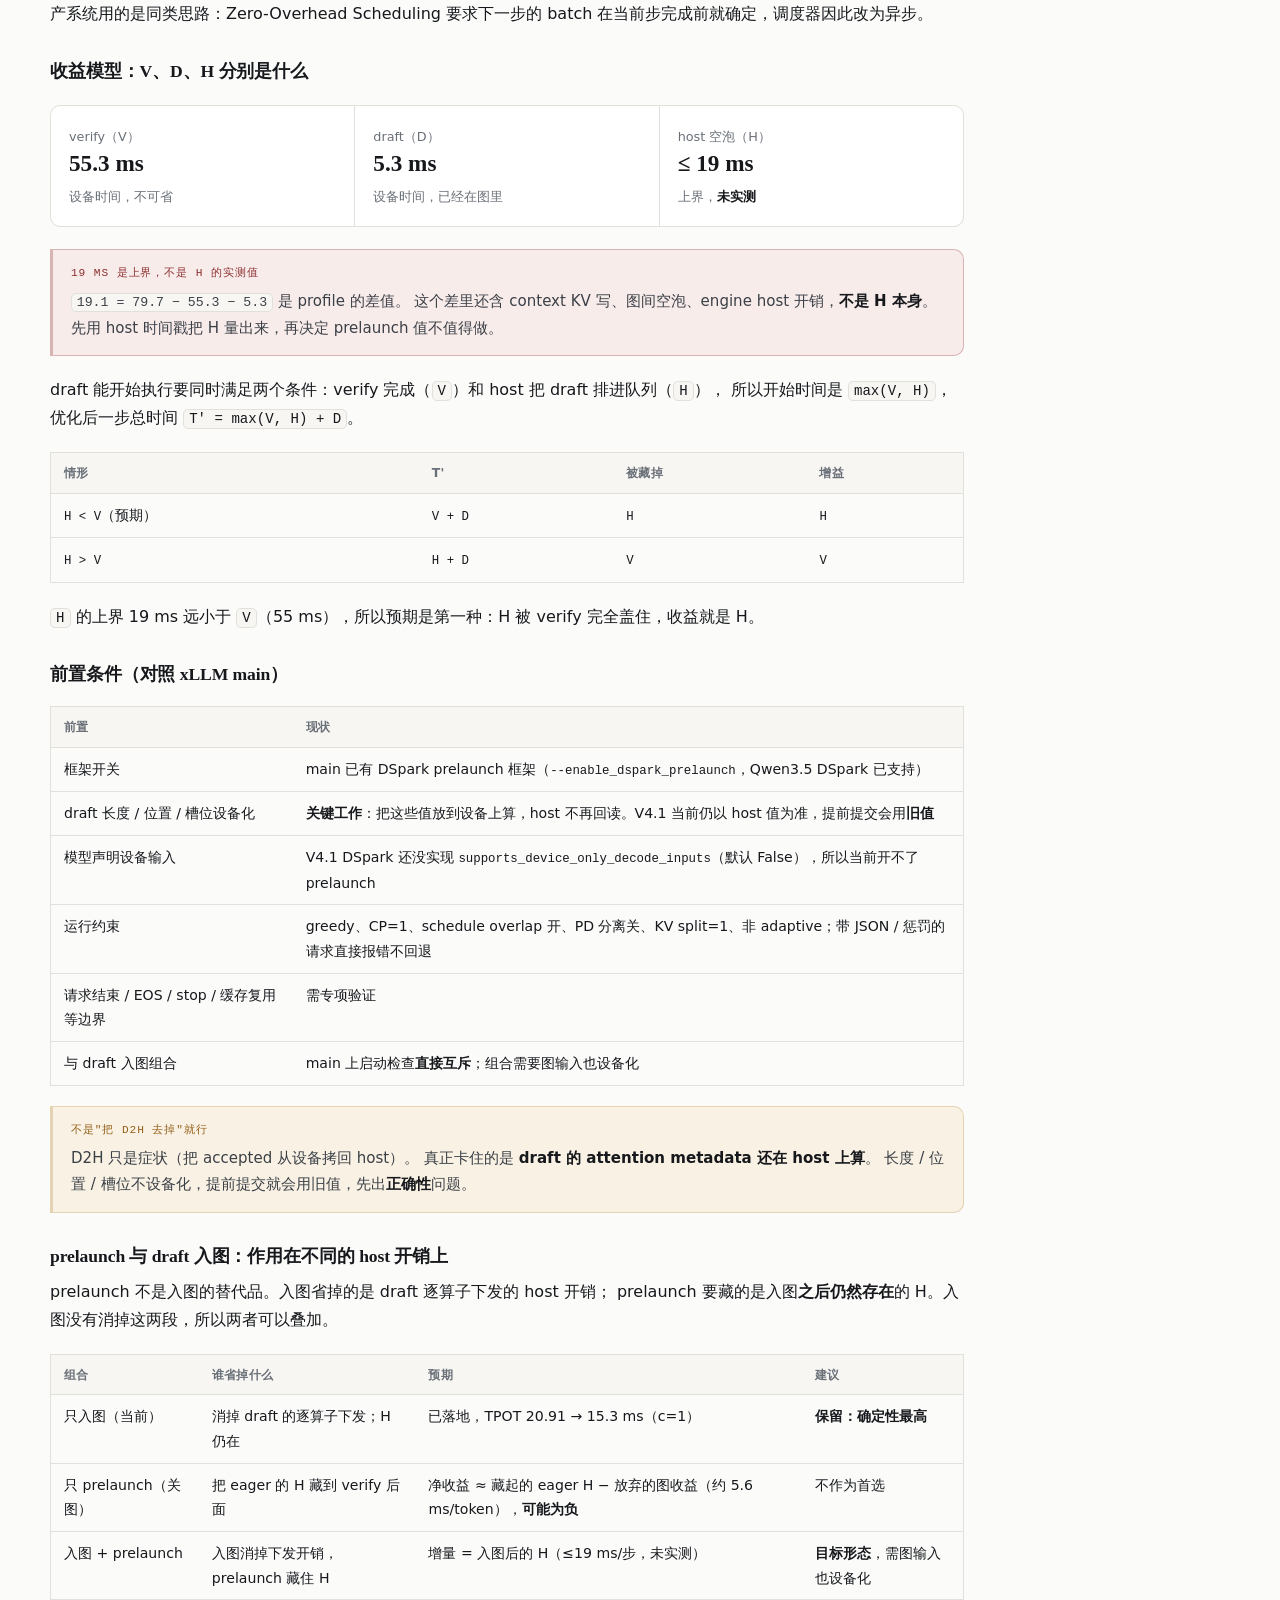
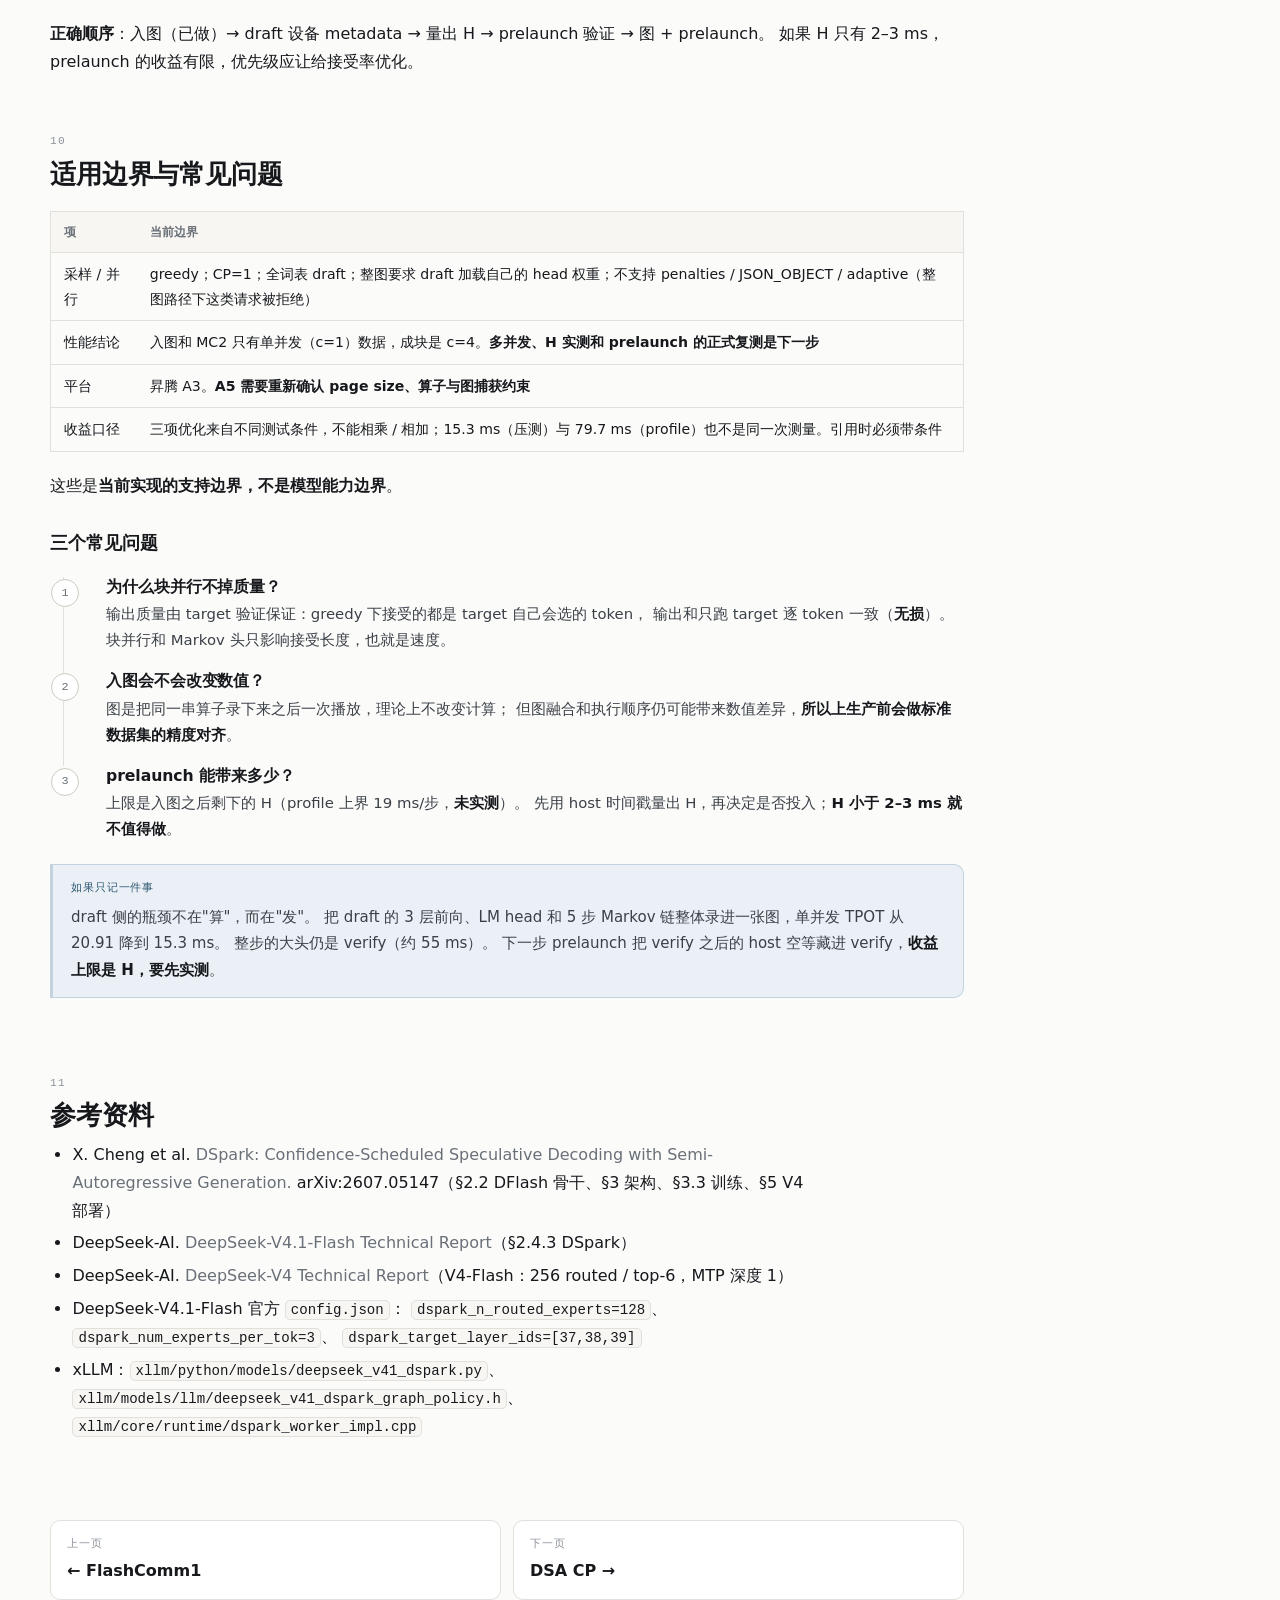
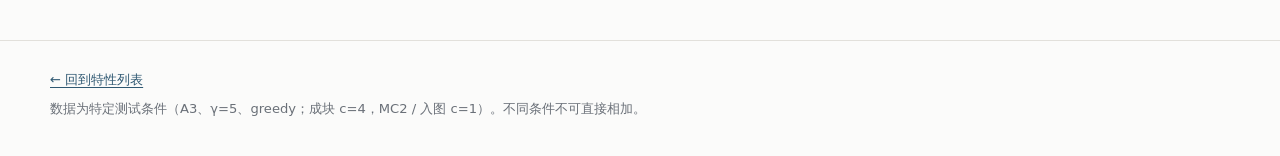
<file: dspark/index.html>
<!doctype html>
<html lang="zh-CN">
  <head>
    <meta charset="utf-8" />
    <meta name="viewport" content="width=device-width, initial-scale=1" />
    <title>DSpark｜xLLM 特性解读</title>
    <meta
      name="description"
      content="DeepSeek-V4.1-Flash 的 DSpark 投机解码：块并行草稿 + Markov 条件头 + 置信度头的原理，一次 decode step 的完整链路，V4 到 V4.1 的差异，以及我们在昇腾 A3 上按时间顺序做的三项优化与下一步的 prelaunch。"
    />
    <meta name="color-scheme" content="light dark" />
    <link rel="stylesheet" href="../assets/site.css" />
    <script defer src="../assets/site.js"></script>
  </head>
  <body>
    <a class="skip-link" href="#main">跳到正文</a>

    <header class="topbar">
      <div class="shell topbar-inner">
        <a class="brand" href="../"><span class="brand-mark" aria-hidden="true">x</span>xLLM / Feature Review</a>
        <nav class="topnav" aria-label="特性导航">
          <a href="../">首页</a>
          <a href="../arch/">V4.1 架构</a>
          <a href="../flashcomm/">FlashComm1</a>
          <a href="../dspark/" aria-current="page">DSpark</a>
          <a href="../dsa-cp/">DSA CP</a>
          <a href="../swa-replay/">SWA 回放</a>
          <a href="../engram-offload/">Engram 卸载</a>
        </nav>
        <div class="topbar-tools">
          <button class="icon-button" type="button" data-theme-toggle aria-label="切换配色">☾</button>
          <a class="ghost-link" href="https://github.com/xLLM-AI/xllm" target="_blank" rel="noreferrer">xllm ↗</a>
        </div>
      </div>
    </header>

    <main id="main">
      <section class="hero">
        <div class="shell">
          <p class="eyebrow">03 / 投机解码</p>
          <h1>DSpark：块并行草稿 + Markov 条件 + 主模型验证</h1>
          <p class="hero-lede">
            DSpark 是 DeepSeek-V4.1-Flash 的投机解码方案。一个独立的小草稿模型一次猜 5 个 token，
            主模型一次最多验 6 个位置，从第一个开始连续对上的全部接受。
            这一页讲清三件事：它<strong>怎么工作</strong>、V4 到 V4.1 <strong>改了什么</strong>、
            我们在昇腾 A3 上<strong>按时间顺序做了哪三项优化</strong>以及下一步的 prelaunch。
          </p>
          <ul class="chips">
            <li class="chip chip-good">已实现</li>
            <li class="chip chip-good">已实测（A3）</li>
            <li class="chip chip-info">γ = 5 · greedy 无损</li>
            <li class="chip chip-warn">三项优化测试条件不同</li>
          </ul>
        </div>
      </section>

      <div class="shell doc">
        <div class="doc-main">
          <section class="section" id="tldr">
            <span class="section-number">01</span>
            <h2>一页读懂</h2>

            <div class="callout callout-info">
              <span class="callout-label">先对齐四个词，后面全文复用</span>
              <p><b>单步耗时</b> = 一次 draft + 一次 verify 的总耗时。</p>
              <p><b>接受长度 τ</b> = 一轮实际产出的 token 数，<strong>含 target 自己产出的那 1 个</strong>，范围 1–6。</p>
              <p><b>接受率</b> = 5 个草稿提案里被接受的比例（不含 target 产出的那个）。</p>
              <p><b>TPOT</b> = 平均每个输出 token 的耗时，约等于 单步耗时 ÷ τ。越低越好。</p>
            </div>

            <div class="summary">
              <div>
                <dt>是什么</dt>
                <dd>
                  <strong>独立的</strong>草稿模型：3 层、纯 SWA 滑窗 128、MoE 为 1 个 shared + 128 个 routed experts（每 token 选 3 个）。
                  权重在 checkpoint 的 <code>mtp.0/1/2</code>。embedding 和 LM head 与 target 共享且冻结。
                  <strong>它不是主模型内部的 MTP 层。</strong>
                </dd>
              </div>
              <div>
                <dt>怎么猜</dt>
                <dd>
                  一次 draft 前向算出 5 个位置的 base logits；再用低秩 Markov 头做 5 步顺序修正（每步看前一个 token 的偏置），得到 5 个提案。
                </dd>
              </div>
              <div>
                <dt>怎么验</dt>
                <dd>
                  主模型一次验 <code>[anchor, d0…d4]</code> 共 6 个位置。greedy 下从第一个开始连续对上的全部接受；
                  之后 target 总会再产出 1 个 token —— 有拒绝时是纠正 token，全中时是第 6 位的预测（bonus）。
                  这个 token 就是下一轮的 anchor。
                </dd>
              </div>
              <div>
                <dt>为什么快</dt>
                <dd>
                  论文公式 <code>L = (T_draft + T_verify) / τ</code>：每 token 耗时 = 单步耗时 ÷ 接受长度。
                  三条杠杆 —— draft 更快、τ 更大、verify 更省。我们这三项优化动的是第一条和第三条。
                </dd>
              </div>
            </div>

            <h3>我们做了什么</h3>
            <div class="facts">
              <div>
                <span>单并发 TPOT</span>
                <b>15.3 ms</b>
                <span>draft 入图后。入图前（成块 + MC2）为 20.91 ms；c=1、greedy、γ=5</span>
              </div>
              <div>
                <span>draft 设备时间</span>
                <b>5.3 ms / 步</b>
                <span>图内 body + LM head + Markov。来自另一次 profile，与上面的 15.3 ms 不是同一次测量</span>
              </div>
              <div>
                <span>整步大头仍是 verify</span>
                <b>55.3 ms</b>
                <span>profile 单步拆解 79.7 ms 中的 verify 部分，是主模型工作量，与 draft 优化无关</span>
              </div>
            </div>

            <div class="callout callout-bad">
              <span class="callout-label">引用这些数字前必读</span>
              <p>
                三项优化的测试条件<strong>不同</strong>：成块是并发 4，MC2 和入图是并发 1。
                <strong>百分比不能相加也不能相乘。</strong>
              </p>
              <p>
                <code>15.3 ms</code>（压测得到）与 <code>79.7 / 55.3 / 5.3 ms</code>（profile 单分片得到）
                <strong>不是同一次测量</strong>，不能用 79.7 ÷ 15.3 去反推接受长度。
              </p>
            </div>
          </section>

          <section class="section wide" id="principle">
            <span class="section-number">02</span>
            <h2>原理：三个部件，各管一件事</h2>
            <p class="section-note">
              传统 MTP 是串行的：第 k 个草稿 token 依赖第 k−1 个，只能一步一步来。
              DSpark 先把 5 个位置一次并行算出来，再把丢掉的块内依赖补回去。
            </p>

            <ul class="steps">
              <li>
                <h4>① 块并行草稿 —— 一次前向出 γ 个位置</h4>
                <p>
                  输入是 <code>[anchor, mask×(γ−1)]</code>，位置 <code>p…p+γ−1</code>。
                  <code>mask</code> 是训练好的占位 token（论文叫 mask token，代码里叫 noise token，同一个东西）。
                  块内 5 个位置<strong>互相可见（双向、非因果）</strong>并共享同一段尾窗上下文，所以可以一次算完。
                  块宽 <code>γ = num_speculative_tokens = dspark_block_size = 5</code>。
                </p>
              </li>
              <li>
                <h4>② Markov 条件头 —— 把块内依赖补回来</h4>
                <p>
                  并行算的时候每个位置看不到"前一个草稿 token 是什么"，依赖丢了。
                  Markov 头是个很小的修正项：<code>markov_w1</code> 把前一个 token 压成 256 维，
                  <code>markov_w2</code> 投回词表得到一个 bias，当前位的 <code>logits = base + bias</code>。
                  第 0 位看 anchor，之后每一位看前一位选出的 token。
                  γ 步串行，每步只做一次 embedding + 一次线性 + argmax。
                </p>
              </li>
              <li>
                <h4>③ 置信度头 —— 给每个位置一个存活概率</h4>
                <p>
                  把当前位的 hidden 和前一个 token 的 Markov 嵌入拼起来，过一层线性 + sigmoid，
                  得到 0–1 的<strong>条件</strong>接受概率；前缀各位相乘就是前缀存活概率。
                  它<strong>不参与提案生成</strong>，只给调度器提供"这一位值不值得验"的分数。
                  V4.1 默认构建，但<strong>本部署不开 adaptive</strong>，所以它不影响已生成的提案。
                </p>
              </li>
            </ul>

            <p><strong>三句话分工：Markov 补依赖、target 保正确、confidence 供调度。</strong></p>

            <div class="callout callout-warn">
              <span class="callout-label">一个最常见的误解</span>
              draft 模型<strong>不是</strong>主模型内部的 MTP 层。它是独立加载的模型，有自己的 3 层权重和自己的 SWA KV 缓存。
              它的上下文由 target 喂：主干 40 层里取第 37/38/39 层（<code>dspark_target_layer_ids</code>）的残差流，
              经 <code>main_proj</code> 投影后作为 draft 每层注意力的 KV。
              所以"改 draft"和"改主模型"是两条可以<strong>分别评估</strong>的线。
            </div>

            <div class="callout callout-bad">
              <span class="callout-label">V4.1 的取点位置与 V4 相差一层</span>
              <p>
                <code>dspark_target_layer_ids</code> 在 V4.1 指这几层的<strong>输入</strong>残差流
                （即进入第 37/38/39 层注意力之前的残差流，等于第 36/37/38 层的输出；4 条 mHC 流取平均）。
                官方 reference 的注释原文：<em>reads the attention input of its target layers, not their output</em>。
              </p>
              <p>
                <strong>V4 的同名字段指层输出。</strong>照搬 V4 实现会整体错位一层。
                这是一个实测过代价的坑：同树同二进制、只差取点位置，接受率差 18 个百分点量级。
              </p>
            </div>
          </section>

          <section class="section wide" id="step">
            <span class="section-number">03</span>
            <h2>一次 decode step：从 anchor 到下一个 anchor</h2>
            <p class="section-note">
              这条链路就是 DSpark 的全部内容，也是后面所有优化的作用对象。
              先记住它，第 8 节再回来看哪几段被搬进了图。
            </p>

            <ul class="steps">
              <li>
                <h4>① 取 anchor</h4>
                <p>取上一轮 target 产出的那个 token 和它的位置 <code>p</code>。它还没被 target 前向过，所以 draft 的上下文只到 <code>p−1</code>。</p>
              </li>
              <li>
                <h4>② context KV 注入</h4>
                <p>把 target 第 37/38/39 层的残差流经 <code>main_proj</code> 投影，生成 draft 每层要用的 KV，写进 draft 自己的 SWA 缓存。</p>
              </li>
              <li>
                <h4>③ draft 块前向</h4>
                <p>输入 <code>[anchor, mask×4]</code>，位置 <code>p…p+4</code>；5 个位置互相可见，共享同一段尾窗上下文。</p>
              </li>
              <li>
                <h4>④ Markov × γ</h4>
                <p>串行 5 步。本部署 greedy，每步 <code>argmax(base_k + 低秩偏置(prev))</code>；<code>prev</code> 是 anchor 或上一位选出的 token。</p>
              </li>
              <li>
                <h4>⑤ target verify</h4>
                <p>主模型一次验 <code>[anchor, d0…d4]</code> 共 6 个位置（本部署固定 6 位），每个位置都出 logits。</p>
              </li>
              <li>
                <h4>⑥ 接受判定</h4>
                <p>从第一个开始连续对上的全部接受；再加 target 产出的 1 个 token —— 有拒绝时是纠正 token，全中时是 bonus。</p>
              </li>
              <li>
                <h4>⑦ 缓存与下一步</h4>
                <p>用 verify 输入端有效前缀的 target 残差流更新 draft KV；target 产出的那个 token 成为下一轮 anchor。</p>
              </li>
            </ul>

            <h3>位置与可见性：这张图解释了"块"到底长什么样</h3>

            <figure>
              <svg viewBox="0 0 860 332" role="img" aria-label="draft 的 6 个输入位与 5 个提案，以及 verify 的 6 个输入位与 6 个预测的对应关系" class="dg">
                <text class="dg-t-sm" x="18" y="34">draft 输入</text>
                <rect class="dg-box" x="88" y="22" width="140" height="34" rx="4" />
                <text class="dg-t-sm" x="98" y="36">p−128 … p−1</text>
                <text class="dg-t-sm" x="98" y="50">SWA 尾窗（共享）</text>

                <rect class="dg-box-good" x="236" y="22" width="80" height="34" rx="4" />
                <text class="dg-t-mono" x="246" y="36">p</text>
                <text class="dg-t-sm" x="246" y="50">anchor</text>

                <rect class="dg-box-amber" x="320" y="22" width="80" height="34" rx="4" />
                <text class="dg-t-mono" x="330" y="36">p+1</text><text class="dg-t-sm" x="330" y="50">mask</text>
                <rect class="dg-box-amber" x="404" y="22" width="80" height="34" rx="4" />
                <text class="dg-t-mono" x="414" y="36">p+2</text><text class="dg-t-sm" x="414" y="50">mask</text>
                <rect class="dg-box-amber" x="488" y="22" width="80" height="34" rx="4" />
                <text class="dg-t-mono" x="498" y="36">p+3</text><text class="dg-t-sm" x="498" y="50">mask</text>
                <rect class="dg-box-amber" x="572" y="22" width="80" height="34" rx="4" />
                <text class="dg-t-mono" x="582" y="36">p+4</text><text class="dg-t-sm" x="582" y="50">mask</text>

                <text class="dg-t-sm" x="18" y="92">draft 预测</text>
                <rect class="dg-box-dim" x="236" y="78" width="80" height="30" rx="4" />
                <text class="dg-t-mono" x="246" y="97">d0 → p+1</text>
                <rect class="dg-box-dim" x="320" y="78" width="80" height="30" rx="4" />
                <text class="dg-t-mono" x="330" y="97">d1 → p+2</text>
                <rect class="dg-box-dim" x="404" y="78" width="80" height="30" rx="4" />
                <text class="dg-t-mono" x="414" y="97">d2 → p+3</text>
                <rect class="dg-box-dim" x="488" y="78" width="80" height="30" rx="4" />
                <text class="dg-t-mono" x="498" y="97">d3 → p+4</text>
                <rect class="dg-box-dim" x="572" y="78" width="80" height="30" rx="4" />
                <text class="dg-t-mono" x="582" y="97">d4 → p+5</text>

                <path class="dg-line-accent" d="M444 112 v22" />
                <path class="dg-fill-accent" d="M444 140 l-5 -9 h10 z" />
                <text class="dg-t-key" x="456" y="129">γ=5 个提案交给主模型</text>

                <text class="dg-t-sm" x="18" y="166">verify 输入</text>
                <rect class="dg-box" x="88" y="154" width="140" height="34" rx="4" />
                <text class="dg-t-sm" x="98" y="168">target 历史 KV</text>
                <text class="dg-t-sm" x="98" y="182">完整上下文</text>

                <rect class="dg-box-good" x="236" y="154" width="80" height="34" rx="4" />
                <text class="dg-t-mono" x="246" y="168">p</text><text class="dg-t-sm" x="246" y="182">anchor</text>
                <rect class="dg-box-accent" x="320" y="154" width="80" height="34" rx="4" />
                <text class="dg-t-mono" x="330" y="168">p+1</text><text class="dg-t-sm" x="330" y="182">d0</text>
                <rect class="dg-box-accent" x="404" y="154" width="80" height="34" rx="4" />
                <text class="dg-t-mono" x="414" y="168">p+2</text><text class="dg-t-sm" x="414" y="182">d1</text>
                <rect class="dg-box-accent" x="488" y="154" width="80" height="34" rx="4" />
                <text class="dg-t-mono" x="498" y="168">p+3</text><text class="dg-t-sm" x="498" y="182">d2</text>
                <rect class="dg-box-accent" x="572" y="154" width="80" height="34" rx="4" />
                <text class="dg-t-mono" x="582" y="168">p+4</text><text class="dg-t-sm" x="582" y="182">d3</text>
                <rect class="dg-box-accent" x="656" y="154" width="80" height="34" rx="4" />
                <text class="dg-t-mono" x="666" y="168">p+5</text><text class="dg-t-sm" x="666" y="182">d4</text>

                <text class="dg-t-sm" x="18" y="224">verify 预测</text>
                <rect class="dg-box-dim" x="236" y="210" width="80" height="30" rx="4" />
                <text class="dg-t-mono" x="246" y="229">→p+1 比 d0</text>
                <rect class="dg-box-dim" x="320" y="210" width="80" height="30" rx="4" />
                <text class="dg-t-mono" x="330" y="229">→p+2 比 d1</text>
                <rect class="dg-box-dim" x="404" y="210" width="80" height="30" rx="4" />
                <text class="dg-t-mono" x="414" y="229">→p+3 比 d2</text>
                <rect class="dg-box-dim" x="488" y="210" width="80" height="30" rx="4" />
                <text class="dg-t-mono" x="498" y="229">→p+4 比 d3</text>
                <rect class="dg-box-dim" x="572" y="210" width="80" height="30" rx="4" />
                <text class="dg-t-mono" x="582" y="229">→p+5 比 d4</text>
                <rect class="dg-box-good" x="656" y="210" width="80" height="30" rx="4" />
                <text class="dg-t-mono" x="666" y="229">→p+6 bonus</text>

                <rect class="dg-box-dim" x="18" y="258" width="824" height="66" rx="6" />
                <text class="dg-t-sm" x="34" y="278">灰＝上下文（draft 侧是 SWA 尾窗 128，5 个 query 共享同一段）　绿＝anchor / bonus　橙＝draft 的 4 个 mask 输入位　蓝＝verify 的输入位</text>
                <text class="dg-t-sm" x="34" y="296">虚线框是输出，不是输入位。target 每个输入位都预测下一个位置：第 i 个预测和 di 比对，从头连续相等的接受。</text>
                <text class="dg-t-sm" x="34" y="314">第一个不等的位置直接用 target 的预测作纠正 token；5 个全中时，最后一位（→p+6）的预测就是 bonus。</text>
              </svg>
              <figcaption>
                块内先后依赖<strong>不靠 attention mask</strong>，而由 Markov 头在采样阶段补。
                「块内双向可见」和「块内 token 有先后依赖」是两件事，要分开理解。
              </figcaption>
            </figure>

            <div class="callout callout-info">
              <span class="callout-label">猜错不影响正确性，但不是零成本</span>
              <p>
                接受的是<strong>连续前缀</strong>；第一个错的位置用 target 的预测纠正，后面的草稿丢弃。
                所以 greedy 下输出和只跑 target 逐 token 完全一致（<strong>无损</strong>）。最坏情况是这一轮只产出 1 个 token。
              </p>
              <p>
                代价在 verify：<strong>被拒绝的位置也算了一遍</strong>。
                低并发时几乎免费，高并发时会挤占 batch 容量 —— 这正是论文引入置信度调度的原因。
              </p>
            </div>
          </section>

          <section class="section wide" id="draft">
            <span class="section-number">04</span>
            <h2>draft 模型结构：3 层、3 个头、一个投影</h2>
            <p class="section-note">
              draft 很小：一个输入投影 + 3 个解码层 + 3 个输出头。
              算力很小，但如果每个算子都从 host 逐个发，<strong>发射时间会比计算还长</strong> ——
              这是理解第 8 节那项优化的前提。
            </p>

            <div class="table-wrap">
              <table>
                <thead><tr><th>组件</th><th>作用</th><th>关键点</th></tr></thead>
                <tbody>
                  <tr>
                    <td><code>main_proj</code> / <code>main_norm</code></td>
                    <td>target 残差流 → draft hidden</td>
                    <td>把 3 个捕获层的残差流拼成 <code>3H</code>（3×5120）再压回 <code>H</code>；列并行 + all-gather；官方导出 BF16，也支持 W8A8</td>
                  </tr>
                  <tr>
                    <td>3 个解码层</td>
                    <td>draft 主体前向</td>
                    <td>纯 SWA 滑窗 128；每层写自己的 KV；MoE 为 1 shared + 128 routed / top-3；残差流同为 mHC 4 路。<strong>没有 Engram、没有哈希路由</strong></td>
                  </tr>
                  <tr>
                    <td>LM head</td>
                    <td>hidden → 全词表 logits</td>
                    <td>与 target 共享权重并冻结；但<strong>整图路径要求 draft 自己从 checkpoint 加载一份</strong>，不能运行时借用 target 的模块</td>
                  </tr>
                  <tr>
                    <td>Markov 头</td>
                    <td>γ 步条件采样</td>
                    <td>低秩（rank 256）；<strong>每张卡放一份、不切分</strong>，每步无跨卡通信</td>
                  </tr>
                  <tr>
                    <td>置信度头</td>
                    <td>每位置存活概率</td>
                    <td>默认构建；生产不开 adaptive，所以不影响提案</td>
                  </tr>
                </tbody>
              </table>
            </div>

            <p>
              最后一层把 mHC 的 4 路残差副本折叠回 1 路，再 norm，然后过 LM head 出全词表 logits。
            </p>

            <div class="callout callout-info">
              <span class="callout-label">两个"复制"决定</span>
              Markov 头与置信度头在所有并行分片上都放一份，不做切分。
              这样每步采样不需要跨卡通信 —— 这也是 Markov 链<strong>能整图捕获</strong>的直接原因。
            </div>

            <div class="callout callout-warn">
              <span class="callout-label">一个必须说清楚的约束：全词表</span>
              V4.1 的 draft 是全词表的（<code>draft_vocab_size == vocab_size</code>，<strong>没有 d2t 映射表</strong>）。
              d2t 是「draft id → target id」的映射；没有它，提案 token 可以直接喂给 target 验证。
              如果某个 checkpoint 用了热词表 + remap，整图路径会在<strong>启动阶段拒绝</strong>，不会静默降级。
            </div>
          </section>

          <section class="section wide" id="versions">
            <span class="section-number">05</span>
            <h2>V4 → V4.1：改的是训练阶段和专家几何</h2>
            <p class="section-note">
              先给结论：<strong>DSpark 的算法骨架没变</strong>。
              变的是训练阶段的组织方式，和 draft 自己的 MoE 几何。
            </p>

            <div class="table-wrap">
              <table>
                <thead><tr><th>维度</th><th>V4-Flash（V4 代 DSpark）</th><th>V4.1-Flash</th></tr></thead>
                <tbody>
                  <tr>
                    <td><b>训练阶段</b></td>
                    <td>backbone 预训练<strong>带</strong> MTP（V4 报告：Flash 的 MTP 深度 1）；线上先用 MTP-1，V4-preview 发布两周后被 DSpark 替换</td>
                    <td>backbone 预训练<strong>去掉</strong> MTP；DSpark 在预训练后的独立阶段训练，backbone 冻结；post-training 与 backbone 联合但 DSpark 梯度不回传</td>
                  </tr>
                  <tr>
                    <td><b>训练目标</b></td>
                    <td><code>CE 0.1 + TV 0.9 + confidence 1.0</code>；位置权重 <code>w_k = exp(−(k−1)/γ)</code>，越靠前权重越高</td>
                    <td>同一套目标；V4.1 报告未给权重</td>
                  </tr>
                  <tr>
                    <td><b>主模型 routed / top-k</b></td>
                    <td>256 / top-6（V4-Flash config）</td>
                    <td>384 / top-6（Tech Report §2.2）</td>
                  </tr>
                  <tr>
                    <td><b>draft routed / top-k</b></td>
                    <td>无独立字段，<em>推断</em>沿用主模型 256 / top-6</td>
                    <td><strong>1 shared + 128 routed / top-3</strong>（官方 config）</td>
                  </tr>
                  <tr>
                    <td><b>置信度头</b></td>
                    <td>和 draft 一起端到端训练，再用 STS（逐位置温度缩放）校准</td>
                    <td>逐位置的条件接受概率，供调度器选验证长度</td>
                  </tr>
                  <tr>
                    <td><b>推理侧不变的部分</b></td>
                    <td colspan="2">anchor-first、γ 宽非因果块、一次 draft 前向出 5 个位置、γ 步 Markov、target 一次最多验 γ+1 位</td>
                  </tr>
                </tbody>
              </table>
            </div>

            <div class="callout callout-warn">
              <span class="callout-label">哪些是确证的，哪些是推断</span>
              <p>
                <b>官方 config 可查</b>：V4.1 draft 128 routed / top-3；V4.1 主模型 384 routed / top-6；
                <code>dspark_target_layer_ids=[37,38,39]</code>；V4-Flash config <strong>没有</strong>独立的 draft 专家字段。
              </p>
              <p>
                <b>推断（未经官方确认）</b>：V4 的 draft 沿用主模型 256 / top-6 的几何。
                如果这条推断成立，那么 V4.1 的 draft 比 V4 代<strong>更小</strong>，
                draft 的容量、延迟和显存占用都不同 —— 但算法流程不变。
              </p>
              <p>
                训练配方（数据、loss 权重、token 数、学习率）不在本页范围。
              </p>
            </div>

            <details>
              <summary>术语对齐（展开）</summary>
              <p>
                <b>routed experts</b> = 每层可路由的专家数；<b>top-k</b> = 每个 token 激活几个专家；
                <b>CE</b> = 交叉熵（学下一个 token）；<b>TV</b> = 让 draft 分布接近 target 分布，直接提高接受率；
                <b>confidence</b> = 用公式算出的期望接受率监督置信度头；
                <b>STS</b> = Sequential Temperature Scaling，在留出集上逐位置做温度缩放，把累积存活概率校准到实测接受率；
                <b>mHC</b> = 把残差流扩成 4 路副本、用 Sinkhorn 归一化矩阵混合的超连接（见 <a href="../arch/#mhc">架构页</a>）；
                <b>W</b> = 一次 draft 的块宽（本模型 5）；<b>MTP</b> = 多 token 预测（上一代串行方案）；
                <b>梯度不回传</b> = DSpark 训练不改 backbone 参数。
              </p>
            </details>
          </section>

          <section class="section wide" id="opt1">
            <span class="section-number">06</span>
            <h2>优化 ① draft 成块执行：把 γ 个位置一次算完</h2>
            <p class="section-note">第一刀不在图，而在几何。</p>

            <p>
              原先 draft 的 5 个位置被拆成 <strong>5 条单行序列</strong>分别下发（<code>q_len=1</code>，一行一个 token）。
              每条都按"一个序列"处理，有两个问题：
            </p>
            <ul>
              <li>窗口和掩码与训练时的块语义（块内双向可见）<strong>对不齐</strong>；</li>
              <li>历史 KV gather 和 attention 要各做 5 遍。</li>
            </ul>
            <p>改成一次提交一个完整的 5 行块：</p>

            <div class="table-wrap">
              <table>
                <thead><tr><th>维度</th><th>成块前</th><th>成块后</th></tr></thead>
                <tbody>
                  <tr><td>query 几何</td><td><code>5 × q_len=1</code></td><td><code>1 × q_len=5</code></td></tr>
                  <tr><td>历史 KV gather</td><td class="num">5 次</td><td class="num">1 次</td></tr>
                  <tr><td>attention 外层循环</td><td class="num">5 次</td><td class="num">1 次</td></tr>
                  <tr><td>可见窗口</td><td>逐行近似</td><td>尾 128 + 整个块，非因果</td></tr>
                </tbody>
              </table>
            </div>

            <p>
              关键：<strong>5 个位置共享同一段上下文、块内非因果，才能一次算完。</strong>
              这不是"把 5 次算得更快"，而是"把 5 次变成 1 次"。
            </p>

            <h3>实测</h3>
            <div class="callout callout-info">
              <span class="callout-label">测试条件</span>
              昇腾 A3 · 并发 <b>4</b>（与后两项的 c=1 <strong>不同</strong>）· γ=5 · MC2 关 · draft eager（未入图）· 每组 16 请求。
            </div>
            <div class="table-wrap">
              <table>
                <thead><tr><th>指标</th><th class="num">改前</th><th class="num">改后</th><th class="num">Δ</th></tr></thead>
                <tbody>
                  <tr><td>每步步长</td><td class="num">115.9 ms</td><td class="num">89.8 ms</td><td class="num"><b>−22.5%</b></td></tr>
                  <tr><td>服务端 TPOT</td><td class="num">29.0 ms</td><td class="num">22.9 ms</td><td class="num"><b>−21%</b></td></tr>
                  <tr><td>加权接受率</td><td class="num">0.641</td><td class="num">0.645</td><td class="num">持平</td></tr>
                </tbody>
              </table>
            </div>

            <div class="callout callout-warn">
              <span class="callout-label">这组数字最重要的信息不是 −22.5%</span>
              而是<strong>接受率没有明显变化</strong>。收益来自少做重复工作，不是牺牲接受率换的。
              但注意：每组只有 16 个请求，<code>0.641 → 0.645</code> 的差异在这个样本量内<strong>不可区分</strong>。
              只能说"没观察到下降"，<strong>不能说"提升"</strong>。
            </div>
          </section>

          <section class="section wide" id="opt2">
            <span class="section-number">07</span>
            <h2>优化 ② target MoE 开 MC2：把通信融进计算</h2>

            <p>
              成块之后（draft 仍是 eager 逐算子执行），一步的大头是 target verify。
              verify 的 MoE 层要做 all-to-all 通信：把 token 发给各专家（dispatch），再收回来（combine）。
              MC2 把这两步通信和专家计算融在一起，减少单独等通信的时间。
              <strong>它只作用于 target，draft 不参与。</strong>
            </p>

            <div class="callout callout-info">
              <span class="callout-label">draft 为什么不能用 MC2</span>
              draft 在各 DP 分片上的行数<strong>天然不等</strong>：有请求的分片跑整块（5 行/序列），
              空闲分片只跑 1 行占位（dummy row）。
              MC2 的 decode 路径假设各分片行数相等，否则跨分片写入会乱。所以 draft 不开 MC2，target 侧照常开。
            </div>

            <h3>实测</h3>
            <div class="callout callout-info">
              <span class="callout-label">测试条件</span>
              昇腾 A3 · γ=5 · 并发 <b>1</b> · draft 未入图（eager）。
            </div>
            <div class="table-wrap">
              <table>
                <thead><tr><th>指标</th><th class="num">MC2 关</th><th class="num">MC2 开</th><th class="num">Δ</th></tr></thead>
                <tbody>
                  <tr><td>TPOT</td><td class="num">21.64 ms</td><td class="num">20.91 ms</td><td class="num">−3.4%</td></tr>
                  <tr><td>出词吞吐</td><td class="num">45.44 tok/s</td><td class="num">46.87 tok/s</td><td class="num">+3.1%</td></tr>
                  <tr><td>每步时间</td><td class="num">88.2 ms</td><td class="num">83.8 ms</td><td class="num">−4.4 ms</td></tr>
                </tbody>
              </table>
            </div>

            <p>
              <strong>两组结果的分布有重叠，属小幅收益，建议补重复测量。</strong>
              单步降 5.0% 而 TPOT 只降 3.4%，是因为两组的接受长度略有差异
              （<code>88.2/21.64 ≈ 4.08</code>，<code>83.8/20.91 ≈ 4.01</code>）。
            </p>

            <div class="callout callout-warn">
              <span class="callout-label">边界</span>
              MC2 只换 MoE 层的通信，<strong>不覆盖 attention 层的并行 all-reduce</strong>；
              它是配置级优化，不是 DSpark 专属。
              部署时要按最大图 batch 预留通信缓冲（本案例 512 MB 量级）：
              <strong>缓冲不够，图捕获阶段会直接报错。</strong>
            </div>
          </section>

          <section class="section wide" id="opt3">
            <span class="section-number">08</span>
            <h2>优化 ③ draft 入图：把 body + LM head + γ 步 Markov 整体捕获</h2>
            <p class="section-note">
              draft 的瓶颈不在"算"，在"发"。把 3 层前向 + LM head + 5 步 Markov 采样一起录成一张固定形状的 ACL 图，之后每步只回放一次。
            </p>

            <figure>
              <svg viewBox="0 0 860 268" role="img" aria-label="draft 入图后图内与图外的划分" class="dg">
                <text class="dg-t" x="18" y="20">图内 = 录进这张图，回放时一次执行</text>
                <rect class="dg-box-good" x="18" y="32" width="404" height="130" rx="6" />
                <rect class="dg-box-accent" x="34" y="48" width="372" height="30" rx="4" />
                <text class="dg-t" x="46" y="68">① draft body：3 层纯 SWA 前向</text>
                <rect class="dg-box-accent" x="34" y="84" width="372" height="30" rx="4" />
                <text class="dg-t" x="46" y="104">② draft LM head：hidden → 全词表 logits</text>
                <rect class="dg-box-accent" x="34" y="120" width="372" height="30" rx="4" />
                <text class="dg-t" x="46" y="140">③ γ 步 Markov：bias + argmax，逐位串行</text>

                <text class="dg-t" x="438" y="20">图外 = 仍由 host 逐步发起</text>
                <rect class="dg-box" x="438" y="32" width="404" height="130" rx="6" />
                <rect class="dg-box-dim" x="454" y="48" width="372" height="24" rx="4" />
                <text class="dg-t-sm" x="466" y="64">① context KV 注入（数据相关的写入）</text>
                <rect class="dg-box-amber" x="454" y="76" width="372" height="24" rx="4" />
                <text class="dg-t-sm" x="466" y="92">② target verify　← 整步的大头，约 55 ms</text>
                <rect class="dg-box-dim" x="454" y="104" width="372" height="24" rx="4" />
                <text class="dg-t-sm" x="466" y="120">③ 接受判定与纠错</text>
                <rect class="dg-box-dim" x="454" y="132" width="372" height="24" rx="4" />
                <text class="dg-t-sm" x="466" y="148">④ 下一步输入构造</text>

                <rect class="dg-box-dim" x="18" y="178" width="824" height="82" rx="6" />
                <text class="dg-t" x="34" y="200">为什么 Markov 链能进图？</text>
                <text class="dg-t-sm" x="34" y="222">5 步虽然有先后依赖，但每一步都只在设备上算：一次 embedding、一次线性、一次 argmax。</text>
                <text class="dg-t-sm" x="34" y="240">不需要把结果读回 host，也不需要跨卡通信（greedy 前提下）。有 host 依赖的循环进不了图，这个没有。</text>
              </svg>
              <figcaption>
                这张图<strong>只覆盖 draft</strong>。它解决的是"draft 发得慢"，不是"verify 算得慢" ——
                verify 的 55.3 ms 是主模型工作量，跟 draft 优化无关。
              </figcaption>
            </figure>

            <h3>结果</h3>
            <div class="callout callout-info">
              <span class="callout-label">测试条件</span>
              昇腾 A3 · γ=5 · greedy · 并发 <b>1</b>。
            </div>
            <div class="facts">
              <div>
                <span>单并发 TPOT</span>
                <b>20.91 → 15.3 ms</b>
                <span>−26.8%</span>
              </div>
              <div>
                <span>每步 draft 设备时间</span>
                <b>5.3 ms</b>
                <span>图内 body + LM head + Markov</span>
              </div>
              <div>
                <span>整步时间（profile）</span>
                <b>79.7 ms</b>
                <span>其中 verify 55.3 ms 是大头</span>
              </div>
            </div>
            <p>
              <strong>TPOT 来自压测，79.7 / 55.3 / 5.3 ms 来自另一次 profile（单分片），两者不是同一次测量。</strong>
            </p>

            <h3>三个关键设计</h3>
            <ul class="steps">
              <li>
                <h4>① 导出仍按"每行一个 token"</h4>
                <p>
                  执行器仍然按一行一个 token 导出，注意力后端再把这 5 行重新拼成一个 5 行块。
                  这样执行器的原有假设不用改。
                </p>
              </li>
              <li>
                <h4>② 按"完整块"补齐，而不是按 token</h4>
                <p>
                  图是固定形状的，所以按<strong>序列桶</strong>补齐：<code>token_rows = 序列桶 × γ</code>。
                  例如 DP4、<code>max_seqs=32</code> 时每 rank 最多 8 个序列，桶是 1/2/4/8 → 5/10/20/40 行；
                  DP2 同配置每 rank 16 个序列，会多一个 16 → 80 行。
                  <strong>桶集合随 DP 和 max_seqs 变化，不是固定四种。</strong>
                  draft 按 sequence 补、target 按 token 行补，<strong>两套桶不能混用</strong>。
                </p>
              </li>
              <li>
                <h4>③ 不支持就拒绝，不静默降级</h4>
                <p>
                  启动时检查：ACL 图、greedy、CP=1、全词表、draft 已加载自己的 head 权重、非 adaptive。
                  带 penalties（采样惩罚）或 JSON 约束的请求在<strong>准入阶段直接拒绝并返回错误</strong>。
                  图执行异常也直接报错不降级 —— KV 和运行状态可能已经改了一半，不能假定可以安全重试。
                </p>
              </li>
            </ul>
          </section>

          <section class="section wide" id="prelaunch">
            <span class="section-number">09</span>
            <h2>下一步 prelaunch：把下一轮 draft 先排进去，再等 accepted</h2>

            <p>
              三项优化之后，一步里还剩一段 host 空等，记作 <code>H</code>：
              verify 结束后，host 要等 accepted（target 接受的 token）从设备回到 host（D2H），
              再修输入、建 draft 的 attention metadata、提交 draft 图 —— 这段时间设备闲着。
            </p>
            <p>
              prelaunch 把下一轮 draft 提前排进设备队列，draft 的输入改在设备上生成，让 host 的准备和 verify 重叠。
              论文 §5.2 的生产系统用的是同类思路：Zero-Overhead Scheduling 要求下一步的 batch 在当前步完成前就确定，调度器因此改为异步。
            </p>

            <h3>收益模型：V、D、H 分别是什么</h3>
            <div class="facts">
              <div><span>verify（V）</span><b>55.3 ms</b><span>设备时间，不可省</span></div>
              <div><span>draft（D）</span><b>5.3 ms</b><span>设备时间，已经在图里</span></div>
              <div><span>host 空泡（H）</span><b>≤ 19 ms</b><span>上界，<strong>未实测</strong></span></div>
            </div>

            <div class="callout callout-bad">
              <span class="callout-label">19 ms 是上界，不是 H 的实测值</span>
              <code>19.1 = 79.7 − 55.3 − 5.3</code> 是 profile 的差值。
              这个差里还含 context KV 写、图间空泡、engine host 开销，<strong>不是 H 本身</strong>。
              先用 host 时间戳把 H 量出来，再决定 prelaunch 值不值得做。
            </div>

            <p>
              draft 能开始执行要同时满足两个条件：verify 完成（<code>V</code>）和 host 把 draft 排进队列（<code>H</code>），
              所以开始时间是 <code>max(V, H)</code>，优化后一步总时间 <code>T' = max(V, H) + D</code>。
            </p>
            <div class="table-wrap">
              <table>
                <thead><tr><th>情形</th><th>T'</th><th>被藏掉</th><th>增益</th></tr></thead>
                <tbody>
                  <tr><td><code>H &lt; V</code>（预期）</td><td><code>V + D</code></td><td><code>H</code></td><td><code>H</code></td></tr>
                  <tr><td><code>H &gt; V</code></td><td><code>H + D</code></td><td><code>V</code></td><td><code>V</code></td></tr>
                </tbody>
              </table>
            </div>
            <p>
              <code>H</code> 的上界 19 ms 远小于 <code>V</code>（55 ms），所以预期是第一种：H 被 verify 完全盖住，收益就是 H。
            </p>

            <h3>前置条件（对照 xLLM main）</h3>
            <div class="table-wrap">
              <table>
                <thead><tr><th>前置</th><th>现状</th></tr></thead>
                <tbody>
                  <tr><td>框架开关</td><td>main 已有 DSpark prelaunch 框架（<code>--enable_dspark_prelaunch</code>，Qwen3.5 DSpark 已支持）</td></tr>
                  <tr><td>draft 长度 / 位置 / 槽位设备化</td><td><b>关键工作</b>：把这些值放到设备上算，host 不再回读。V4.1 当前仍以 host 值为准，提前提交会用<strong>旧值</strong></td></tr>
                  <tr><td>模型声明设备输入</td><td>V4.1 DSpark 还没实现 <code>supports_device_only_decode_inputs</code>（默认 False），所以当前开不了 prelaunch</td></tr>
                  <tr><td>运行约束</td><td>greedy、CP=1、schedule overlap 开、PD 分离关、KV split=1、非 adaptive；带 JSON / 惩罚的请求直接报错不回退</td></tr>
                  <tr><td>请求结束 / EOS / stop / 缓存复用等边界</td><td>需专项验证</td></tr>
                  <tr><td>与 draft 入图组合</td><td>main 上启动检查<strong>直接互斥</strong>；组合需要图输入也设备化</td></tr>
                </tbody>
              </table>
            </div>

            <div class="callout callout-warn">
              <span class="callout-label">不是"把 D2H 去掉"就行</span>
              D2H 只是症状（把 accepted 从设备拷回 host）。
              真正卡住的是 <strong>draft 的 attention metadata 还在 host 上算</strong>。
              长度 / 位置 / 槽位不设备化，提前提交就会用旧值，先出<strong>正确性</strong>问题。
            </div>

            <h3>prelaunch 与 draft 入图：作用在不同的 host 开销上</h3>
            <p>
              prelaunch 不是入图的替代品。入图省掉的是 draft 逐算子下发的 host 开销；
              prelaunch 要藏的是入图<strong>之后仍然存在</strong>的 H。入图没有消掉这两段，所以两者可以叠加。
            </p>
            <div class="table-wrap">
              <table>
                <thead><tr><th>组合</th><th>谁省掉什么</th><th>预期</th><th>建议</th></tr></thead>
                <tbody>
                  <tr>
                    <td>只入图（当前）</td>
                    <td>消掉 draft 的逐算子下发；H 仍在</td>
                    <td>已落地，TPOT 20.91 → 15.3 ms（c=1）</td>
                    <td><b>保留：确定性最高</b></td>
                  </tr>
                  <tr>
                    <td>只 prelaunch（关图）</td>
                    <td>把 eager 的 H 藏到 verify 后面</td>
                    <td>净收益 ≈ 藏起的 eager H − 放弃的图收益（约 5.6 ms/token），<strong>可能为负</strong></td>
                    <td>不作为首选</td>
                  </tr>
                  <tr>
                    <td>入图 + prelaunch</td>
                    <td>入图消掉下发开销，prelaunch 藏住 H</td>
                    <td>增量 = 入图后的 H（≤19 ms/步，未实测）</td>
                    <td><b>目标形态</b>，需图输入也设备化</td>
                  </tr>
                </tbody>
              </table>
            </div>
            <p>
              <strong>正确顺序</strong>：入图（已做）→ draft 设备 metadata → 量出 H → prelaunch 验证 → 图 + prelaunch。
              如果 H 只有 2–3 ms，prelaunch 的收益有限，优先级应让给接受率优化。
            </p>
          </section>

          <section class="section wide" id="limits">
            <span class="section-number">10</span>
            <h2>适用边界与常见问题</h2>

            <div class="table-wrap">
              <table>
                <thead><tr><th>项</th><th>当前边界</th></tr></thead>
                <tbody>
                  <tr>
                    <td>采样 / 并行</td>
                    <td>greedy；CP=1；全词表 draft；整图要求 draft 加载自己的 head 权重；不支持 penalties / JSON_OBJECT / adaptive（整图路径下这类请求被拒绝）</td>
                  </tr>
                  <tr>
                    <td>性能结论</td>
                    <td>入图和 MC2 只有单并发（c=1）数据，成块是 c=4。<strong>多并发、H 实测和 prelaunch 的正式复测是下一步</strong></td>
                  </tr>
                  <tr>
                    <td>平台</td>
                    <td>昇腾 A3。<strong>A5 需要重新确认 page size、算子与图捕获约束</strong></td>
                  </tr>
                  <tr>
                    <td>收益口径</td>
                    <td>三项优化来自不同测试条件，不能相乘 / 相加；15.3 ms（压测）与 79.7 ms（profile）也不是同一次测量。引用时必须带条件</td>
                  </tr>
                </tbody>
              </table>
            </div>
            <p>
              这些是<strong>当前实现的支持边界，不是模型能力边界</strong>。
            </p>

            <h3>三个常见问题</h3>
            <ul class="steps">
              <li>
                <h4>为什么块并行不掉质量？</h4>
                <p>
                  输出质量由 target 验证保证：greedy 下接受的都是 target 自己会选的 token，
                  输出和只跑 target 逐 token 一致（<strong>无损</strong>）。
                  块并行和 Markov 头只影响接受长度，也就是速度。
                </p>
              </li>
              <li>
                <h4>入图会不会改变数值？</h4>
                <p>
                  图是把同一串算子录下来之后一次播放，理论上不改变计算；
                  但图融合和执行顺序仍可能带来数值差异，<strong>所以上生产前会做标准数据集的精度对齐</strong>。
                </p>
              </li>
              <li>
                <h4>prelaunch 能带来多少？</h4>
                <p>
                  上限是入图之后剩下的 H（profile 上界 19 ms/步，<strong>未实测</strong>）。
                  先用 host 时间戳量出 H，再决定是否投入；<strong>H 小于 2–3 ms 就不值得做</strong>。
                </p>
              </li>
            </ul>

            <div class="callout callout-info">
              <span class="callout-label">如果只记一件事</span>
              draft 侧的瓶颈不在"算"，而在"发"。
              把 draft 的 3 层前向、LM head 和 5 步 Markov 链整体录进一张图，单并发 TPOT 从 20.91 降到 15.3 ms。
              整步的大头仍是 verify（约 55 ms）。
              下一步 prelaunch 把 verify 之后的 host 空等藏进 verify，<strong>收益上限是 H，要先实测</strong>。
            </div>
          </section>

          <section class="section" id="refs">
            <span class="section-number">11</span>
            <h2>参考资料</h2>
            <ul>
              <li>
                X. Cheng et al. <em>DSpark: Confidence-Scheduled Speculative Decoding with Semi-Autoregressive Generation.</em>
                arXiv:2607.05147（§2.2 DFlash 骨干、§3 架构、§3.3 训练、§5 V4 部署）
              </li>
              <li>DeepSeek-AI. <em>DeepSeek-V4.1-Flash Technical Report</em>（§2.4.3 DSpark）</li>
              <li>DeepSeek-AI. <em>DeepSeek-V4 Technical Report</em>（V4-Flash：256 routed / top-6，MTP 深度 1）</li>
              <li>
                DeepSeek-V4.1-Flash 官方 <code>config.json</code>：
                <code>dspark_n_routed_experts=128</code>、<code>dspark_num_experts_per_tok=3</code>、
                <code>dspark_target_layer_ids=[37,38,39]</code>
              </li>
              <li>
                xLLM：<code>xllm/python/models/deepseek_v41_dspark.py</code>、
                <code>xllm/models/llm/deepseek_v41_dspark_graph_policy.h</code>、
                <code>xllm/core/runtime/dspark_worker_impl.cpp</code>
              </li>
            </ul>
          </section>

          <nav class="pager" aria-label="相邻页面">
            <a href="../flashcomm/"><span>上一页</span><b>← FlashComm1</b></a>
            <a href="../dsa-cp/"><span>下一页</span><b>DSA CP →</b></a>
          </nav>
        </div>

        <aside class="toc" aria-label="本页目录">
          <p>本页目录</p>
          <ol>
            <li><a href="#tldr">一页读懂</a></li>
            <li><a href="#principle">原理</a></li>
            <li><a href="#step">一次 decode step</a></li>
            <li><a href="#draft">draft 模型结构</a></li>
            <li><a href="#versions">V4 → V4.1</a></li>
            <li><a href="#opt1">优化① draft 成块</a></li>
            <li><a href="#opt2">优化② target MC2</a></li>
            <li><a href="#opt3">优化③ draft 入图</a></li>
            <li><a href="#prelaunch">下一步 prelaunch</a></li>
            <li><a href="#limits">边界与常见问题</a></li>
            <li><a href="#refs">参考资料</a></li>
          </ol>
        </aside>
      </div>
    </main>

    <footer class="site-footer">
      <div class="shell">
        <p><a href="../">← 回到特性列表</a></p>
        <p>数据为特定测试条件（A3、γ=5、greedy；成块 c=4，MC2 / 入图 c=1）。不同条件不可直接相加。</p>
      </div>
    </footer>
  </body>
</html>
</file>
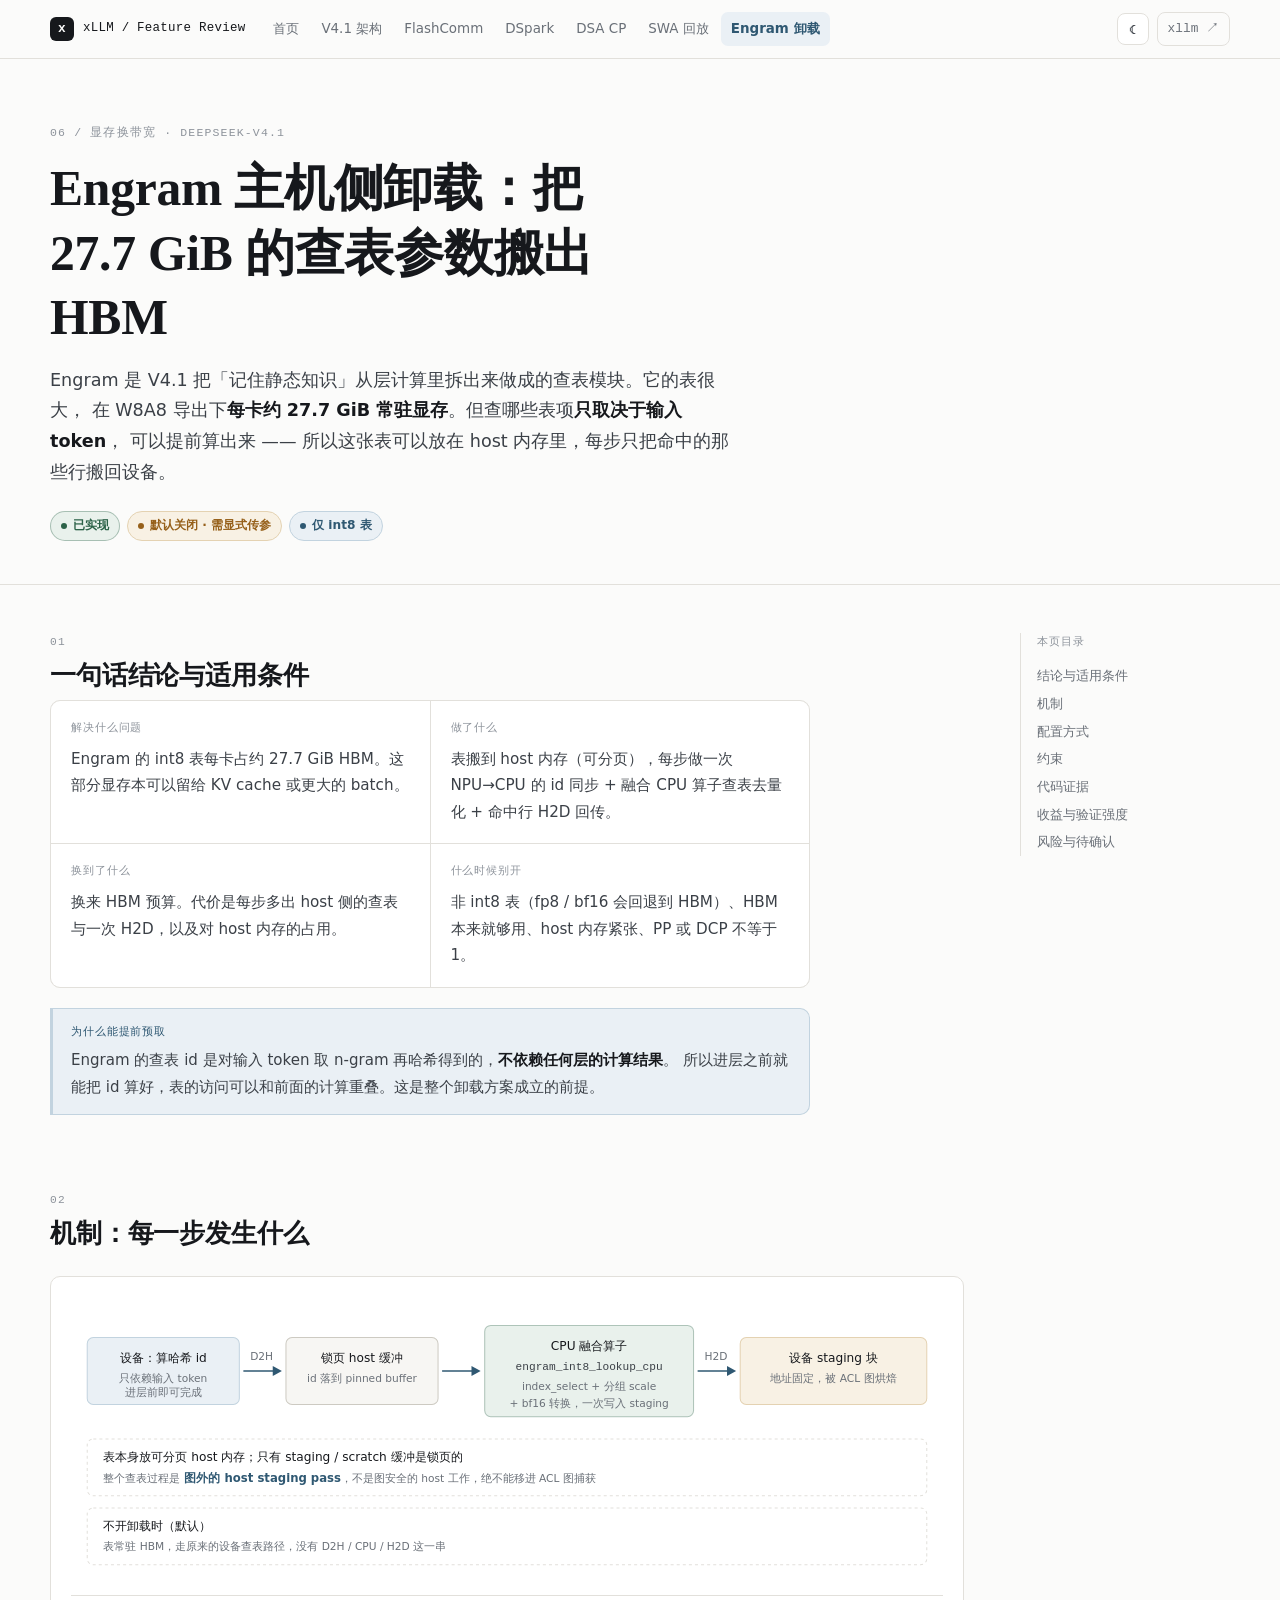
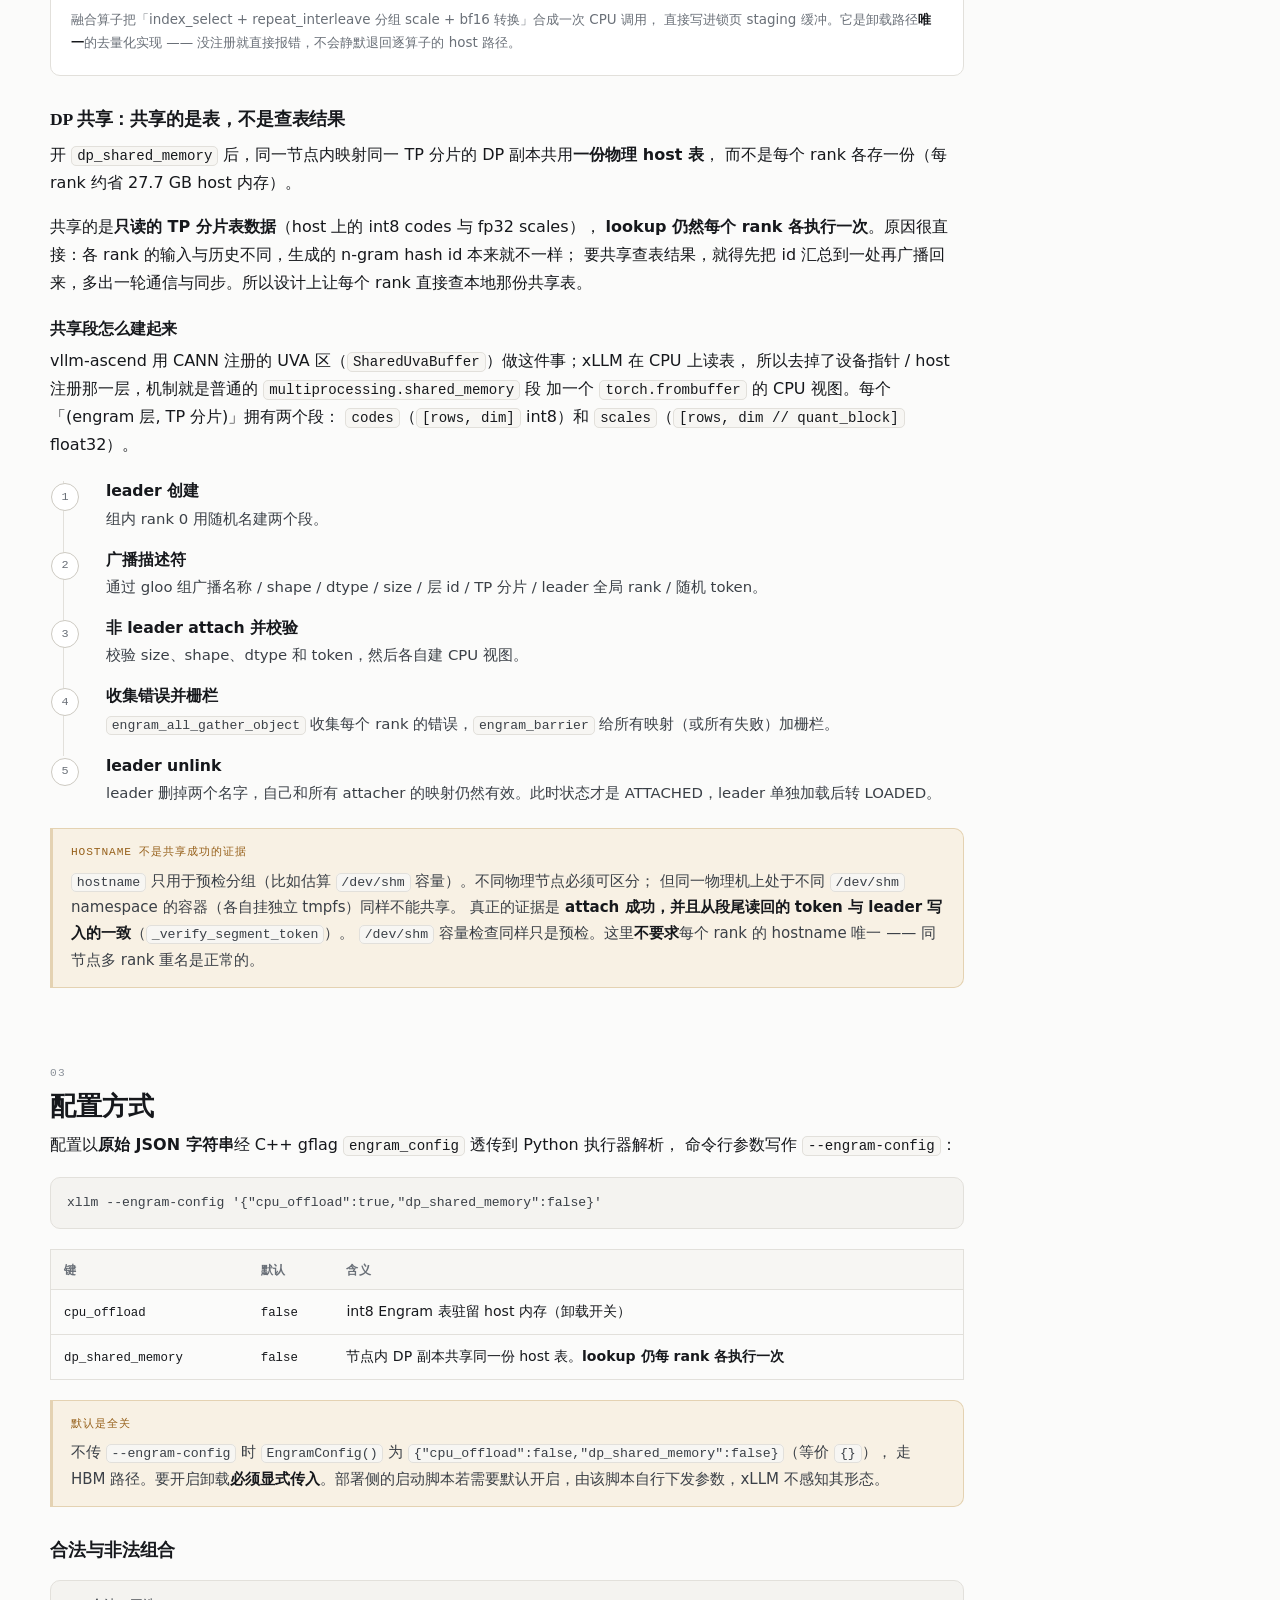
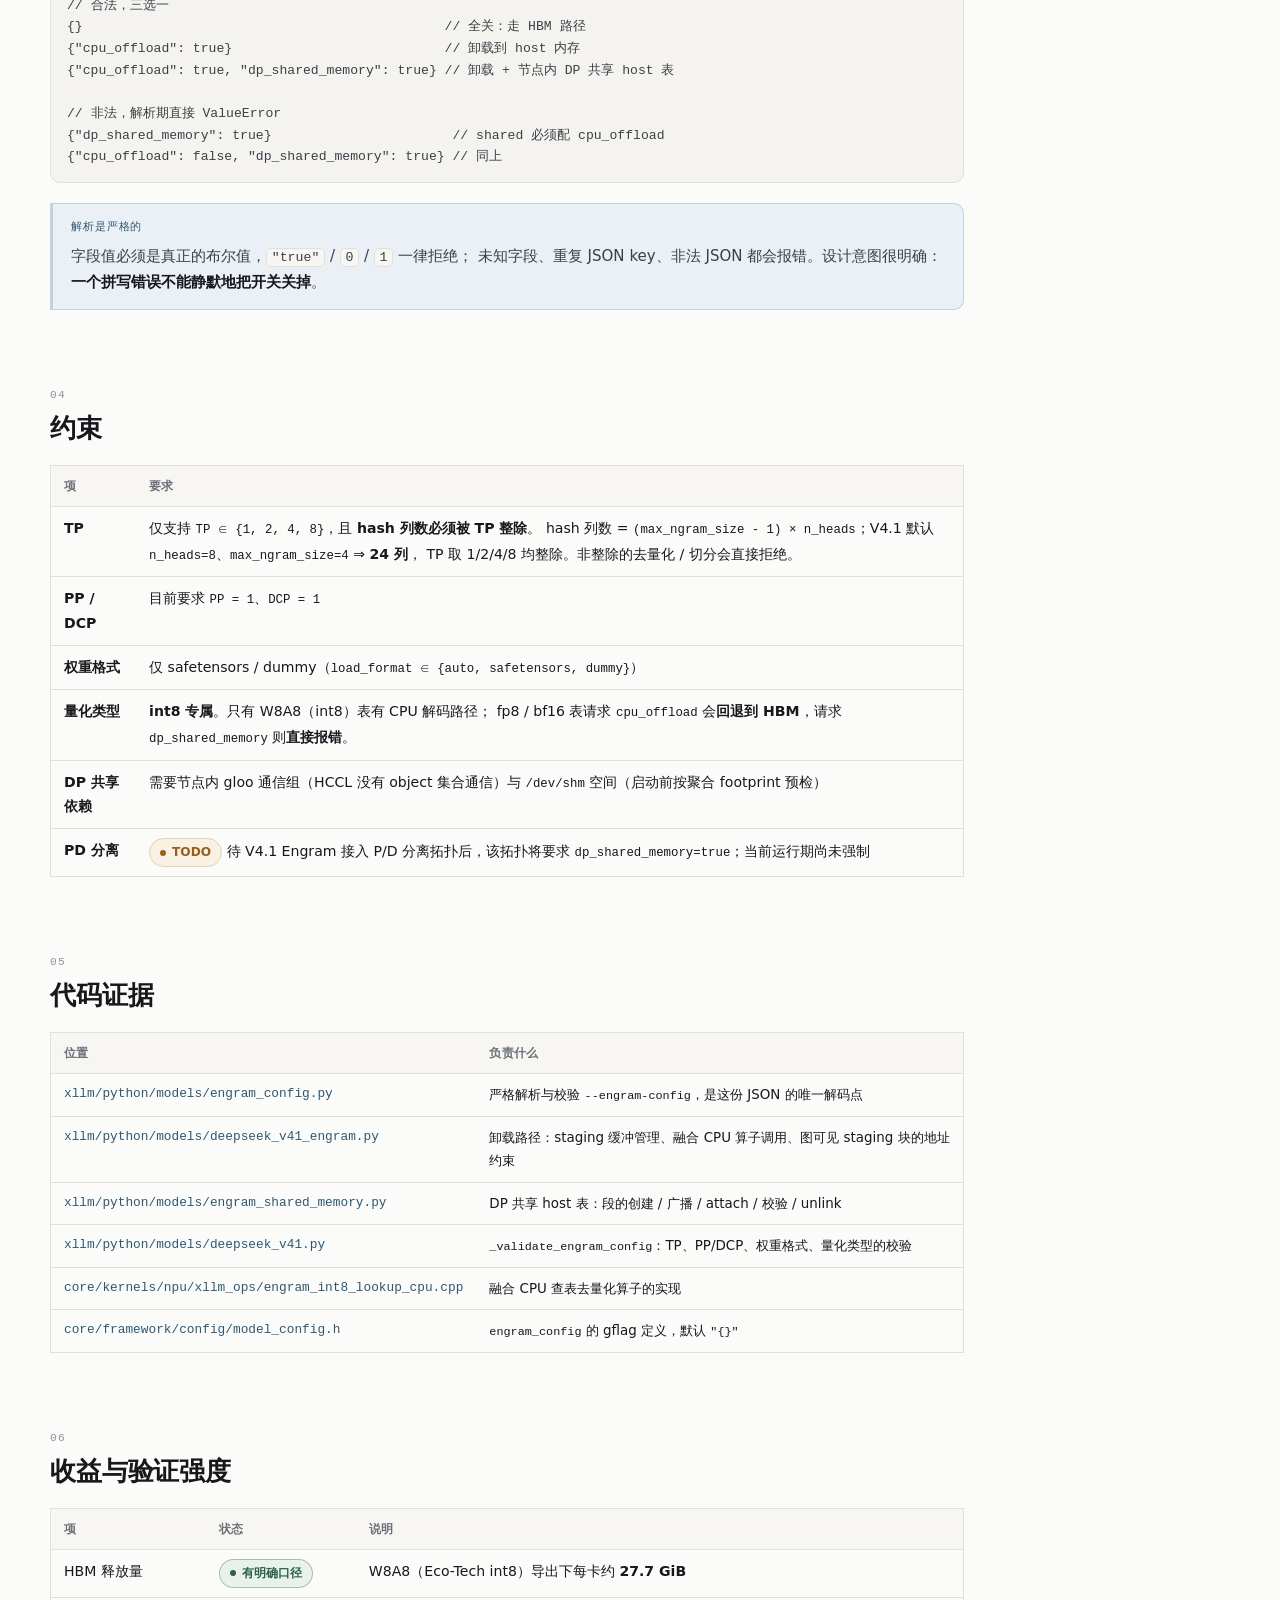
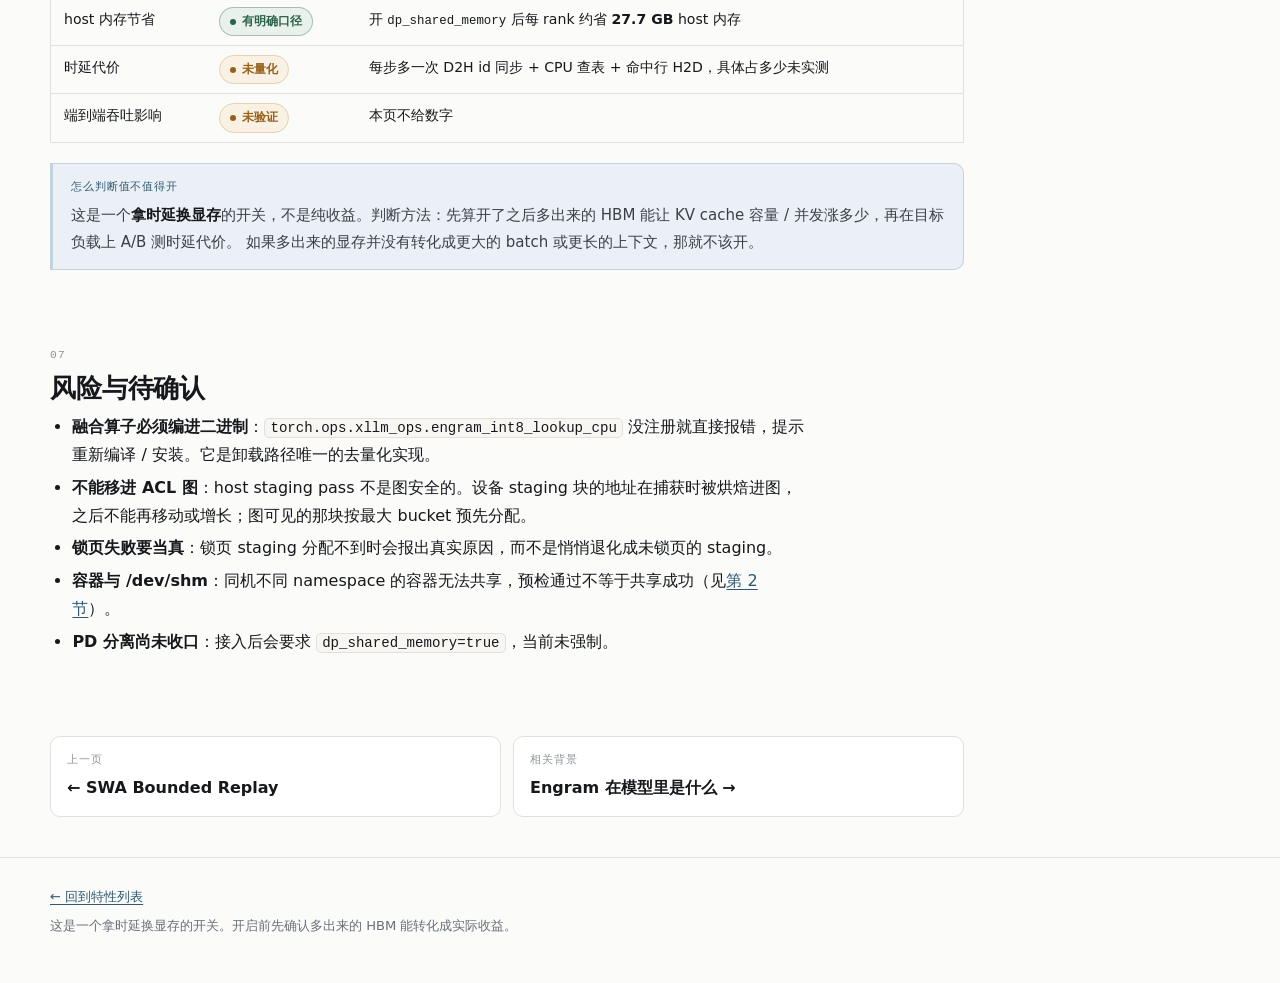
<file: engram-offload/index.html>
<!doctype html>
<html lang="zh-CN">
  <head>
    <meta charset="utf-8" />
    <meta name="viewport" content="width=device-width, initial-scale=1" />
    <title>Engram 主机侧卸载｜xLLM 特性解读</title>
    <meta
      name="description"
      content="xLLM Engram host offload：把 DeepSeek-V4.1 的 int8 n-gram 表放到 host 内存，用融合 CPU 算子查表去量化再回传，换取 HBM 预算。配置、约束、DP 共享与风险。"
    />
    <meta name="color-scheme" content="light dark" />
    <link rel="stylesheet" href="../assets/site.css" />
    <script defer src="../assets/site.js"></script>
  </head>
  <body>
    <a class="skip-link" href="#main">跳到正文</a>

    <header class="topbar">
      <div class="shell topbar-inner">
        <a class="brand" href="../"><span class="brand-mark" aria-hidden="true">x</span>xLLM / Feature Review</a>
        <nav class="topnav" aria-label="特性导航">
          <a href="../">首页</a>
          <a href="../arch/">V4.1 架构</a>
          <a href="../flashcomm/">FlashComm</a>
          <a href="../dspark/">DSpark</a>
          <a href="../dsa-cp/">DSA CP</a>
          <a href="../swa-replay/">SWA 回放</a>
          <a href="../engram-offload/" aria-current="page">Engram 卸载</a>
        </nav>
        <div class="topbar-tools">
          <button class="icon-button" type="button" data-theme-toggle aria-label="切换配色">☾</button>
          <a class="ghost-link" href="https://github.com/xLLM-AI/xllm" target="_blank" rel="noreferrer">xllm ↗</a>
        </div>
      </div>
    </header>

    <main id="main">
      <section class="hero">
        <div class="shell">
          <p class="eyebrow">06 / 显存换带宽 · DeepSeek-V4.1</p>
          <h1>Engram 主机侧卸载：把 27.7 GiB 的查表参数搬出 HBM</h1>
          <p class="hero-lede">
            Engram 是 V4.1 把「记住静态知识」从层计算里拆出来做成的查表模块。它的表很大，
            在 W8A8 导出下<strong>每卡约 27.7 GiB 常驻显存</strong>。但查哪些表项<strong>只取决于输入 token</strong>，
            可以提前算出来 —— 所以这张表可以放在 host 内存里，每步只把命中的那些行搬回设备。
          </p>
          <ul class="chips">
            <li class="chip chip-good">已实现</li>
            <li class="chip chip-warn">默认关闭 · 需显式传参</li>
            <li class="chip chip-info">仅 int8 表</li>
          </ul>
        </div>
      </section>

      <div class="shell doc">
        <div class="doc-main">
          <section class="section" id="tldr">
            <span class="section-number">01</span>
            <h2>一句话结论与适用条件</h2>

            <div class="summary">
              <div>
                <dt>解决什么问题</dt>
                <dd>Engram 的 int8 表每卡占约 27.7 GiB HBM。这部分显存本可以留给 KV cache 或更大的 batch。</dd>
              </div>
              <div>
                <dt>做了什么</dt>
                <dd>表搬到 host 内存（可分页），每步做一次 NPU→CPU 的 id 同步 + 融合 CPU 算子查表去量化 + 命中行 H2D 回传。</dd>
              </div>
              <div>
                <dt>换到了什么</dt>
                <dd>换来 HBM 预算。代价是每步多出 host 侧的查表与一次 H2D，以及对 host 内存的占用。</dd>
              </div>
              <div>
                <dt>什么时候别开</dt>
                <dd>非 int8 表（fp8 / bf16 会回退到 HBM）、HBM 本来就够用、host 内存紧张、PP 或 DCP 不等于 1。</dd>
              </div>
            </div>

            <div class="callout callout-info">
              <span class="callout-label">为什么能提前预取</span>
              Engram 的查表 id 是对输入 token 取 n-gram 再哈希得到的，<strong>不依赖任何层的计算结果</strong>。
              所以进层之前就能把 id 算好，表的访问可以和前面的计算重叠。这是整个卸载方案成立的前提。
            </div>
          </section>

          <section class="section wide" id="mechanism">
            <span class="section-number">02</span>
            <h2>机制：每一步发生什么</h2>

            <figure>
              <svg viewBox="0 0 860 280" role="img" aria-label="Engram 卸载的每步流程：设备算哈希 id，D2H 到锁页缓冲，CPU 融合算子查表去量化，再 H2D 回设备暂存块" class="dg">
                <rect class="dg-box-accent" x="16" y="40" width="150" height="66" rx="6" />
                <text class="dg-t" x="91" y="64" text-anchor="middle">设备：算哈希 id</text>
                <text class="dg-t-sm" x="91" y="84" text-anchor="middle">只依赖输入 token</text>
                <text class="dg-t-sm" x="91" y="98" text-anchor="middle">进层前即可完成</text>

                <path class="dg-line-accent" d="M170 73 h36" /><path class="dg-fill-accent" d="M208 73 l-9 -5 v10 z" />
                <text class="dg-t-sm" x="188" y="62" text-anchor="middle">D2H</text>

                <rect class="dg-box" x="212" y="40" width="150" height="66" rx="6" />
                <text class="dg-t" x="287" y="64" text-anchor="middle">锁页 host 缓冲</text>
                <text class="dg-t-sm" x="287" y="84" text-anchor="middle">id 落到 pinned buffer</text>

                <path class="dg-line-accent" d="M366 73 h36" /><path class="dg-fill-accent" d="M404 73 l-9 -5 v10 z" />

                <rect class="dg-box-good" x="408" y="28" width="206" height="90" rx="6" />
                <text class="dg-t" x="511" y="52" text-anchor="middle">CPU 融合算子</text>
                <text class="dg-t-mono" x="511" y="72" text-anchor="middle">engram_int8_lookup_cpu</text>
                <text class="dg-t-sm" x="511" y="92" text-anchor="middle">index_select + 分组 scale</text>
                <text class="dg-t-sm" x="511" y="108" text-anchor="middle">+ bf16 转换，一次写入 staging</text>

                <path class="dg-line-accent" d="M618 73 h36" /><path class="dg-fill-accent" d="M656 73 l-9 -5 v10 z" />
                <text class="dg-t-sm" x="636" y="62" text-anchor="middle">H2D</text>

                <rect class="dg-box-amber" x="660" y="40" width="184" height="66" rx="6" />
                <text class="dg-t" x="752" y="64" text-anchor="middle">设备 staging 块</text>
                <text class="dg-t-sm" x="752" y="84" text-anchor="middle">地址固定，被 ACL 图烘焙</text>

                <rect class="dg-box-dim" x="16" y="140" width="828" height="56" rx="6" />
                <text class="dg-t" x="32" y="162">表本身放可分页 host 内存；只有 staging / scratch 缓冲是锁页的</text>
                <text class="dg-t-sm" x="32" y="182">整个查表过程是<tspan class="dg-t-key"> 图外的 host staging pass</tspan>，不是图安全的 host 工作，绝不能移进 ACL 图捕获</text>

                <rect class="dg-box-dim" x="16" y="208" width="828" height="56" rx="6" />
                <text class="dg-t" x="32" y="230">不开卸载时（默认）</text>
                <text class="dg-t-sm" x="32" y="250">表常驻 HBM，走原来的设备查表路径，没有 D2H / CPU / H2D 这一串</text>
              </svg>
              <figcaption>
                融合算子把「index_select + repeat_interleave 分组 scale + bf16 转换」合成一次 CPU 调用，
                直接写进锁页 staging 缓冲。它是卸载路径<strong>唯一</strong>的去量化实现 —— 没注册就直接报错，不会静默退回逐算子的 host 路径。
              </figcaption>
            </figure>

            <h3>DP 共享：共享的是表，不是查表结果</h3>
            <p>
              开 <code>dp_shared_memory</code> 后，同一节点内映射同一 TP 分片的 DP 副本共用<strong>一份物理 host 表</strong>，
              而不是每个 rank 各存一份（每 rank 约省 27.7 GB host 内存）。
            </p>
            <p>
              共享的是<strong>只读的 TP 分片表数据</strong>（host 上的 int8 codes 与 fp32 scales），
              <strong>lookup 仍然每个 rank 各执行一次</strong>。原因很直接：各 rank 的输入与历史不同，生成的 n-gram hash id 本来就不一样；
              要共享查表结果，就得先把 id 汇总到一处再广播回来，多出一轮通信与同步。所以设计上让每个 rank 直接查本地那份共享表。
            </p>

            <h4>共享段怎么建起来</h4>
            <p>
              vllm-ascend 用 CANN 注册的 UVA 区（<code>SharedUvaBuffer</code>）做这件事；xLLM 在 CPU 上读表，
              所以去掉了设备指针 / host 注册那一层，机制就是普通的 <code>multiprocessing.shared_memory</code> 段
              加一个 <code>torch.frombuffer</code> 的 CPU 视图。每个「(engram 层, TP 分片)」拥有两个段：
              <code>codes</code>（<code>[rows, dim]</code> int8）和 <code>scales</code>（<code>[rows, dim // quant_block]</code> float32）。
            </p>
            <ol class="steps">
              <li><h4>leader 创建</h4><p>组内 rank 0 用随机名建两个段。</p></li>
              <li><h4>广播描述符</h4><p>通过 gloo 组广播名称 / shape / dtype / size / 层 id / TP 分片 / leader 全局 rank / 随机 token。</p></li>
              <li><h4>非 leader attach 并校验</h4><p>校验 size、shape、dtype 和 token，然后各自建 CPU 视图。</p></li>
              <li><h4>收集错误并栅栏</h4><p><code>engram_all_gather_object</code> 收集每个 rank 的错误，<code>engram_barrier</code> 给所有映射（或所有失败）加栅栏。</p></li>
              <li><h4>leader unlink</h4><p>leader 删掉两个名字，自己和所有 attacher 的映射仍然有效。此时状态才是 ATTACHED，leader 单独加载后转 LOADED。</p></li>
            </ol>

            <div class="callout callout-warn">
              <span class="callout-label">hostname 不是共享成功的证据</span>
              <code>hostname</code> 只用于预检分组（比如估算 <code>/dev/shm</code> 容量）。不同物理节点必须可区分；
              但同一物理机上处于不同 <code>/dev/shm</code> namespace 的容器（各自挂独立 tmpfs）同样不能共享。
              真正的证据是 <strong>attach 成功，并且从段尾读回的 token 与 leader 写入的一致</strong>（<code>_verify_segment_token</code>）。
              <code>/dev/shm</code> 容量检查同样只是预检。这里<strong>不要求</strong>每个 rank 的 hostname 唯一 —— 同节点多 rank 重名是正常的。
            </div>
          </section>

          <section class="section wide" id="enable">
            <span class="section-number">03</span>
            <h2>配置方式</h2>

            <p>
              配置以<strong>原始 JSON 字符串</strong>经 C++ gflag <code>engram_config</code> 透传到 Python 执行器解析，
              命令行参数写作 <code>--engram-config</code>：
            </p>
            <pre><code>xllm --engram-config '{"cpu_offload":true,"dp_shared_memory":false}'</code></pre>

            <div class="table-wrap">
              <table>
                <thead><tr><th>键</th><th>默认</th><th>含义</th></tr></thead>
                <tbody>
                  <tr><td><code>cpu_offload</code></td><td><code>false</code></td><td>int8 Engram 表驻留 host 内存（卸载开关）</td></tr>
                  <tr><td><code>dp_shared_memory</code></td><td><code>false</code></td><td>节点内 DP 副本共享同一份 host 表。<b>lookup 仍每 rank 各执行一次</b></td></tr>
                </tbody>
              </table>
            </div>

            <div class="callout callout-warn">
              <span class="callout-label">默认是全关</span>
              不传 <code>--engram-config</code> 时 <code>EngramConfig()</code> 为 <code>{"cpu_offload":false,"dp_shared_memory":false}</code>（等价 <code>{}</code>），
              走 HBM 路径。要开启卸载<strong>必须显式传入</strong>。部署侧的启动脚本若需要默认开启，由该脚本自行下发参数，xLLM 不感知其形态。
            </div>

            <h3>合法与非法组合</h3>
            <pre><code>// 合法，三选一
{}                                              // 全关：走 HBM 路径
{"cpu_offload": true}                           // 卸载到 host 内存
{"cpu_offload": true, "dp_shared_memory": true} // 卸载 + 节点内 DP 共享 host 表

// 非法，解析期直接 ValueError
{"dp_shared_memory": true}                       // shared 必须配 cpu_offload
{"cpu_offload": false, "dp_shared_memory": true} // 同上</code></pre>

            <div class="callout callout-info">
              <span class="callout-label">解析是严格的</span>
              字段值必须是真正的布尔值，<code>"true"</code> / <code>0</code> / <code>1</code> 一律拒绝；
              未知字段、重复 JSON key、非法 JSON 都会报错。设计意图很明确：
              <strong>一个拼写错误不能静默地把开关关掉</strong>。
            </div>
          </section>

          <section class="section wide" id="limits">
            <span class="section-number">04</span>
            <h2>约束</h2>

            <div class="table-wrap">
              <table>
                <thead><tr><th>项</th><th>要求</th></tr></thead>
                <tbody>
                  <tr>
                    <td><b>TP</b></td>
                    <td>
                      仅支持 <code>TP ∈ {1, 2, 4, 8}</code>，且 <strong>hash 列数必须被 TP 整除</strong>。
                      hash 列数 = <code>(max_ngram_size - 1) × n_heads</code>；V4.1 默认 <code>n_heads=8</code>、<code>max_ngram_size=4</code> ⇒ <b>24 列</b>，
                      TP 取 1/2/4/8 均整除。非整除的去量化 / 切分会直接拒绝。
                    </td>
                  </tr>
                  <tr><td><b>PP / DCP</b></td><td>目前要求 <code>PP = 1</code>、<code>DCP = 1</code></td></tr>
                  <tr><td><b>权重格式</b></td><td>仅 safetensors / dummy（<code>load_format ∈ {auto, safetensors, dummy}</code>）</td></tr>
                  <tr>
                    <td><b>量化类型</b></td>
                    <td>
                      <strong>int8 专属</strong>。只有 W8A8（int8）表有 CPU 解码路径；
                      fp8 / bf16 表请求 <code>cpu_offload</code> 会<strong>回退到 HBM</strong>，请求 <code>dp_shared_memory</code> 则<strong>直接报错</strong>。
                    </td>
                  </tr>
                  <tr>
                    <td><b>DP 共享依赖</b></td>
                    <td>需要节点内 gloo 通信组（HCCL 没有 object 集合通信）与 <code>/dev/shm</code> 空间（启动前按聚合 footprint 预检）</td>
                  </tr>
                  <tr>
                    <td><b>PD 分离</b></td>
                    <td><span class="chip chip-warn">TODO</span> 待 V4.1 Engram 接入 P/D 分离拓扑后，该拓扑将要求 <code>dp_shared_memory=true</code>；当前运行期尚未强制</td>
                  </tr>
                </tbody>
              </table>
            </div>
          </section>

          <section class="section wide" id="evidence">
            <span class="section-number">05</span>
            <h2>代码证据</h2>
            <div class="evidence">
              <div class="table-wrap">
                <table>
                  <thead><tr><th>位置</th><th>负责什么</th></tr></thead>
                  <tbody>
                    <tr><td>xllm/python/models/engram_config.py</td><td>严格解析与校验 <code>--engram-config</code>，是这份 JSON 的唯一解码点</td></tr>
                    <tr><td>xllm/python/models/deepseek_v41_engram.py</td><td>卸载路径：staging 缓冲管理、融合 CPU 算子调用、图可见 staging 块的地址约束</td></tr>
                    <tr><td>xllm/python/models/engram_shared_memory.py</td><td>DP 共享 host 表：段的创建 / 广播 / attach / 校验 / unlink</td></tr>
                    <tr><td>xllm/python/models/deepseek_v41.py</td><td><code>_validate_engram_config</code>：TP、PP/DCP、权重格式、量化类型的校验</td></tr>
                    <tr><td>core/kernels/npu/xllm_ops/engram_int8_lookup_cpu.cpp</td><td>融合 CPU 查表去量化算子的实现</td></tr>
                    <tr><td>core/framework/config/model_config.h</td><td><code>engram_config</code> 的 gflag 定义，默认 <code>"{}"</code></td></tr>
                  </tbody>
                </table>
              </div>
            </div>
          </section>

          <section class="section wide" id="numbers">
            <span class="section-number">06</span>
            <h2>收益与验证强度</h2>

            <div class="table-wrap">
              <table>
                <thead><tr><th>项</th><th>状态</th><th>说明</th></tr></thead>
                <tbody>
                  <tr><td>HBM 释放量</td><td><span class="chip chip-good">有明确口径</span></td><td>W8A8（Eco-Tech int8）导出下每卡约 <b>27.7 GiB</b></td></tr>
                  <tr><td>host 内存节省</td><td><span class="chip chip-good">有明确口径</span></td><td>开 <code>dp_shared_memory</code> 后每 rank 约省 <b>27.7 GB</b> host 内存</td></tr>
                  <tr><td>时延代价</td><td><span class="chip chip-warn">未量化</span></td><td>每步多一次 D2H id 同步 + CPU 查表 + 命中行 H2D，具体占多少未实测</td></tr>
                  <tr><td>端到端吞吐影响</td><td><span class="chip chip-warn">未验证</span></td><td>本页不给数字</td></tr>
                </tbody>
              </table>
            </div>

            <div class="callout callout-info">
              <span class="callout-label">怎么判断值不值得开</span>
              这是一个<strong>拿时延换显存</strong>的开关，不是纯收益。判断方法：先算开了之后多出来的 HBM 能让
              KV cache 容量 / 并发涨多少，再在目标负载上 A/B 测时延代价。
              如果多出来的显存并没有转化成更大的 batch 或更长的上下文，那就不该开。
            </div>
          </section>

          <section class="section" id="risk">
            <span class="section-number">07</span>
            <h2>风险与待确认</h2>
            <ul>
              <li><strong>融合算子必须编进二进制</strong>：<code>torch.ops.xllm_ops.engram_int8_lookup_cpu</code> 没注册就直接报错，提示重新编译 / 安装。它是卸载路径唯一的去量化实现。</li>
              <li><strong>不能移进 ACL 图</strong>：host staging pass 不是图安全的。设备 staging 块的地址在捕获时被烘焙进图，之后不能再移动或增长；图可见的那块按最大 bucket 预先分配。</li>
              <li><strong>锁页失败要当真</strong>：锁页 staging 分配不到时会报出真实原因，而不是悄悄退化成未锁页的 staging。</li>
              <li><strong>容器与 /dev/shm</strong>：同机不同 namespace 的容器无法共享，预检通过不等于共享成功（见<a href="#mechanism">第 2 节</a>）。</li>
              <li><strong>PD 分离尚未收口</strong>：接入后会要求 <code>dp_shared_memory=true</code>，当前未强制。</li>
            </ul>
          </section>

          <nav class="pager" aria-label="相邻页面">
            <a href="../swa-replay/"><span>上一页</span><b>← SWA Bounded Replay</b></a>
            <a href="../arch/"><span>相关背景</span><b>Engram 在模型里是什么 →</b></a>
          </nav>
        </div>

        <aside class="toc" aria-label="本页目录">
          <p>本页目录</p>
          <ol>
            <li><a href="#tldr">结论与适用条件</a></li>
            <li><a href="#mechanism">机制</a></li>
            <li><a href="#enable">配置方式</a></li>
            <li><a href="#limits">约束</a></li>
            <li><a href="#evidence">代码证据</a></li>
            <li><a href="#numbers">收益与验证强度</a></li>
            <li><a href="#risk">风险与待确认</a></li>
          </ol>
        </aside>
      </div>
    </main>

    <footer class="site-footer">
      <div class="shell">
        <p><a href="../">← 回到特性列表</a></p>
        <p>这是一个拿时延换显存的开关。开启前先确认多出来的 HBM 能转化成实际收益。</p>
      </div>
    </footer>
  </body>
</html>
</file>
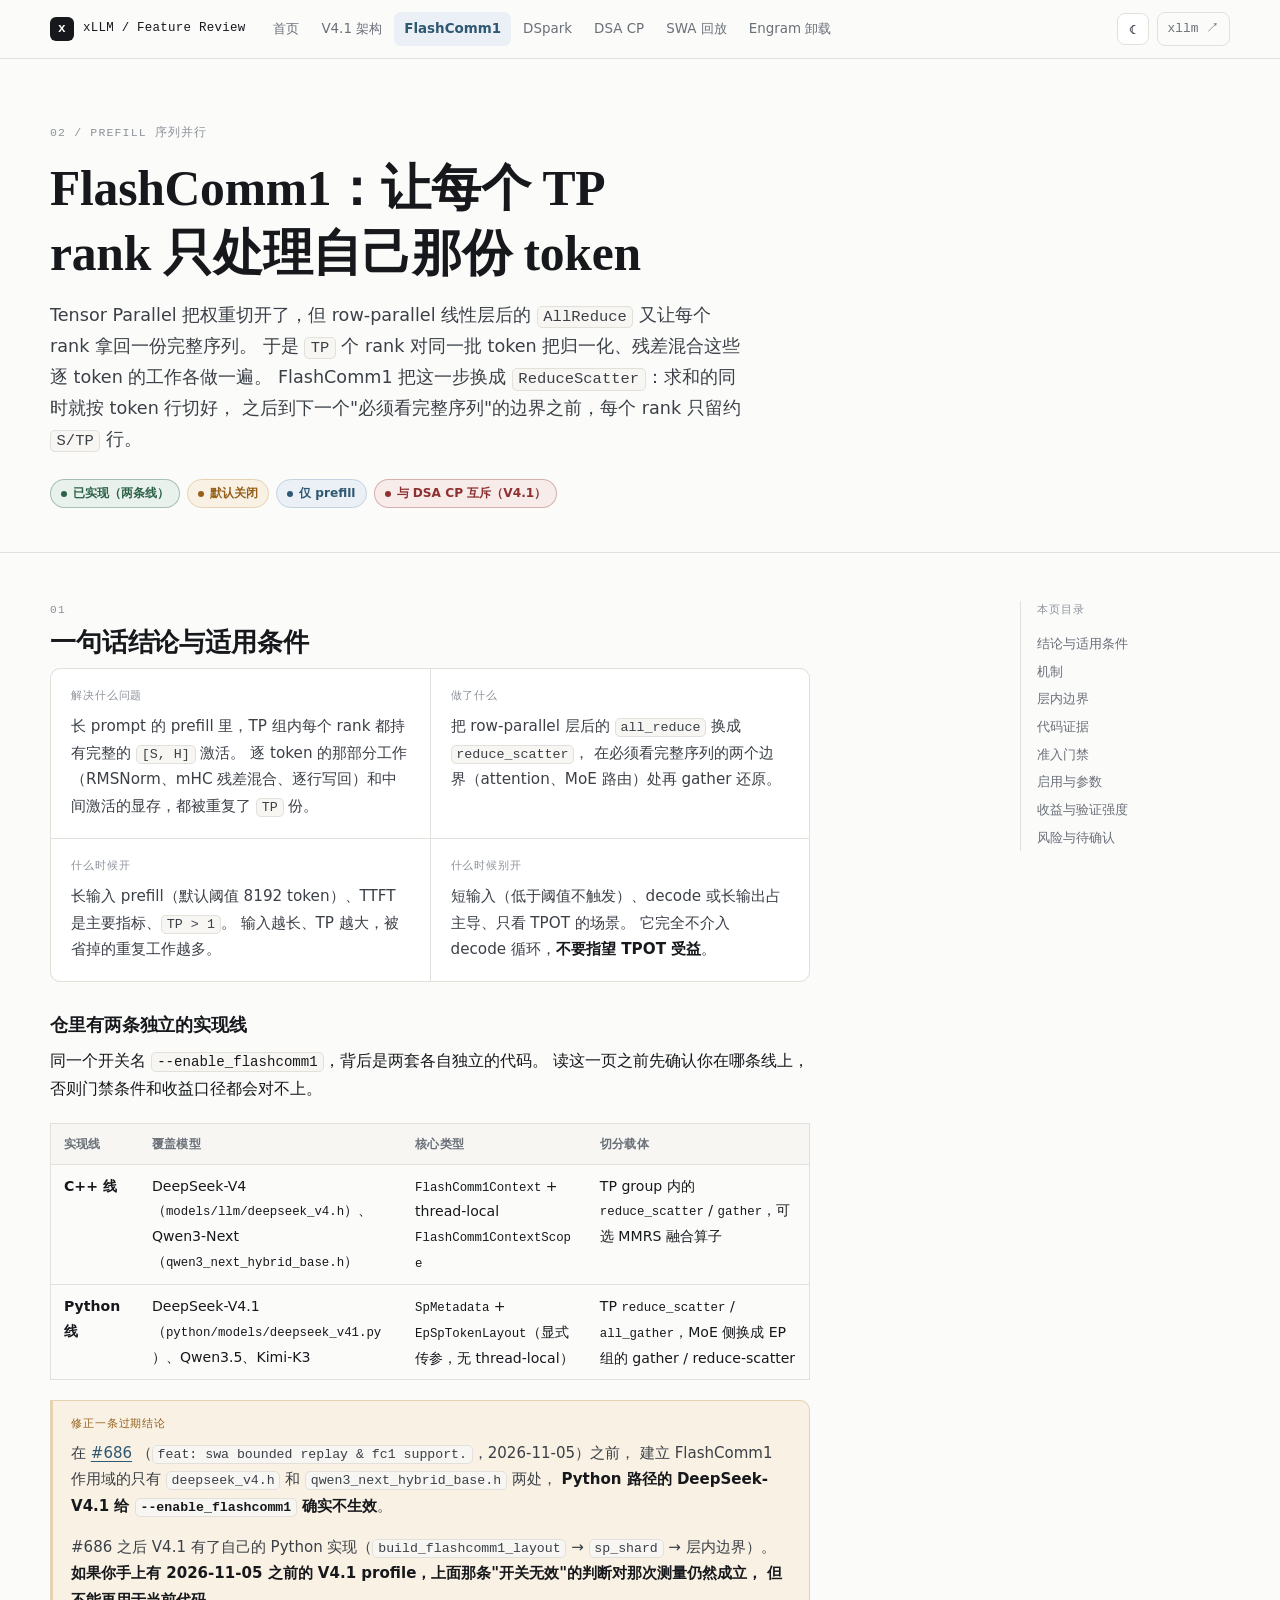
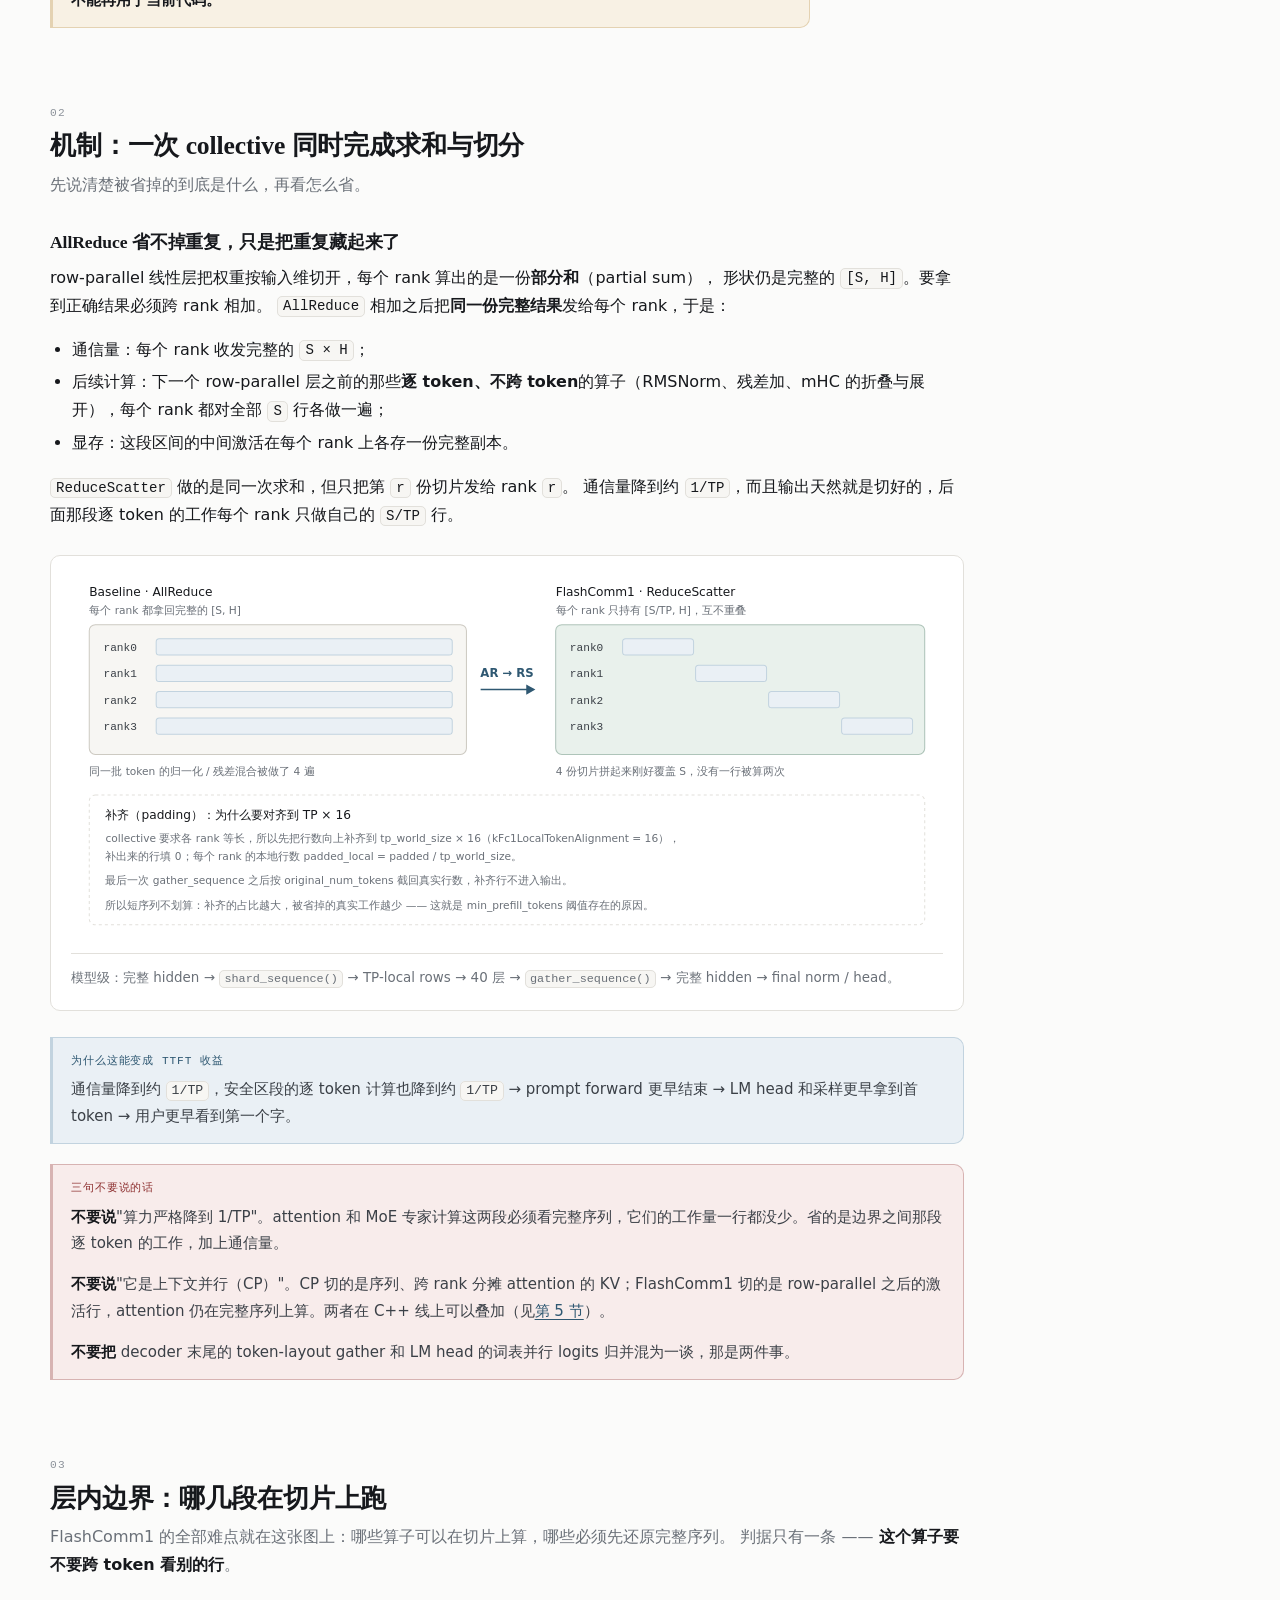
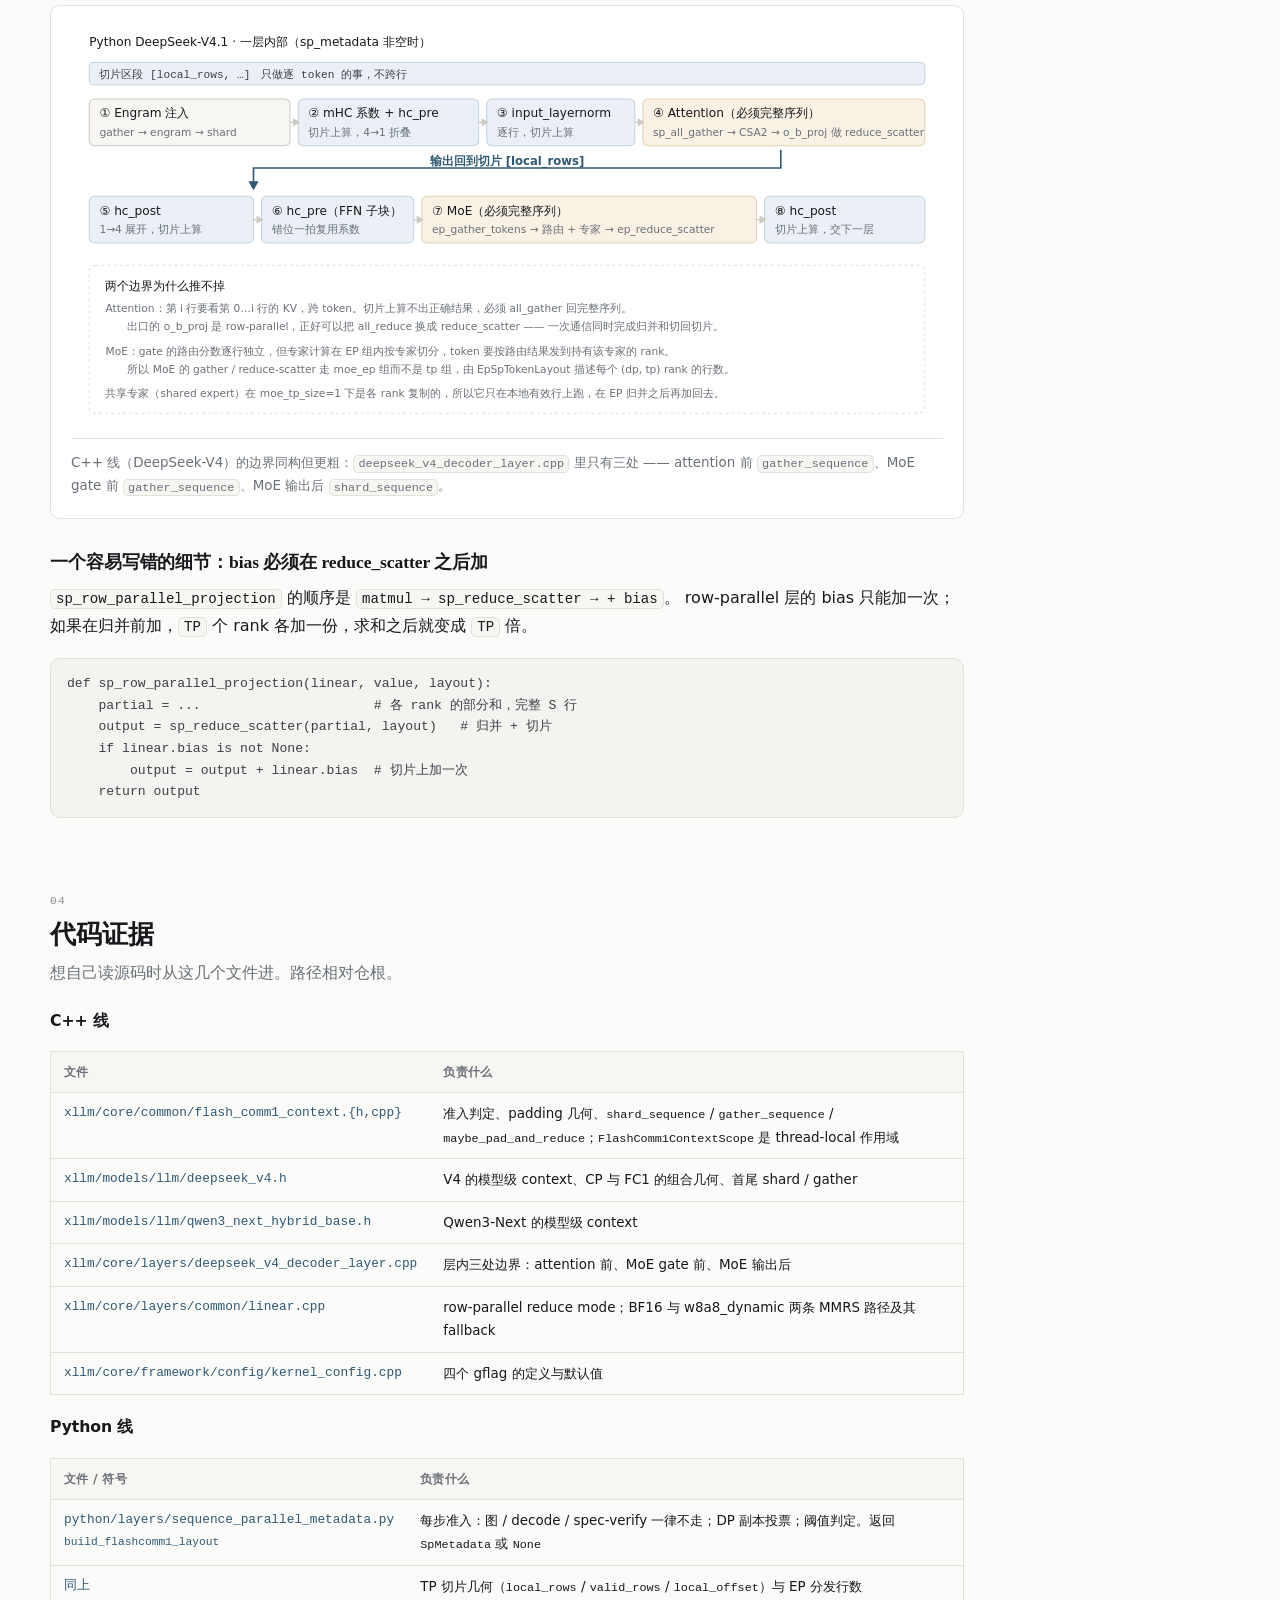
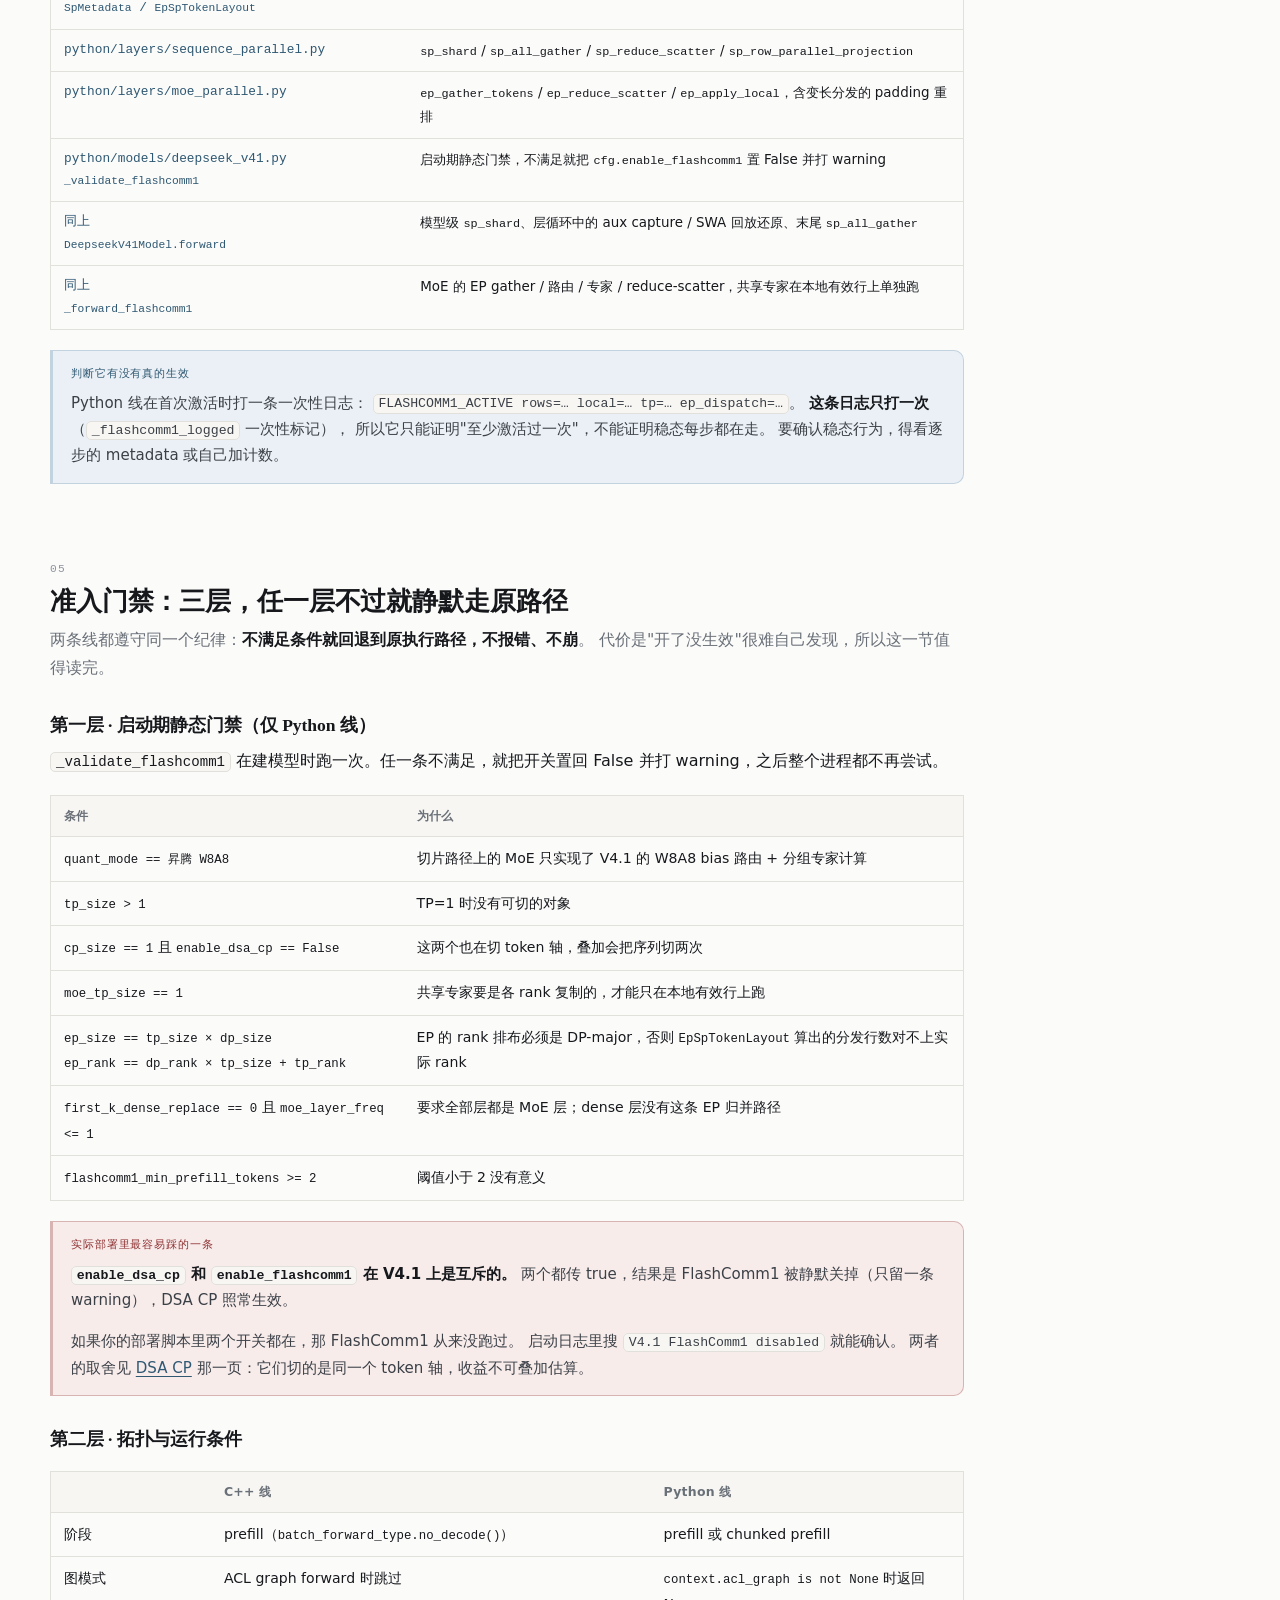
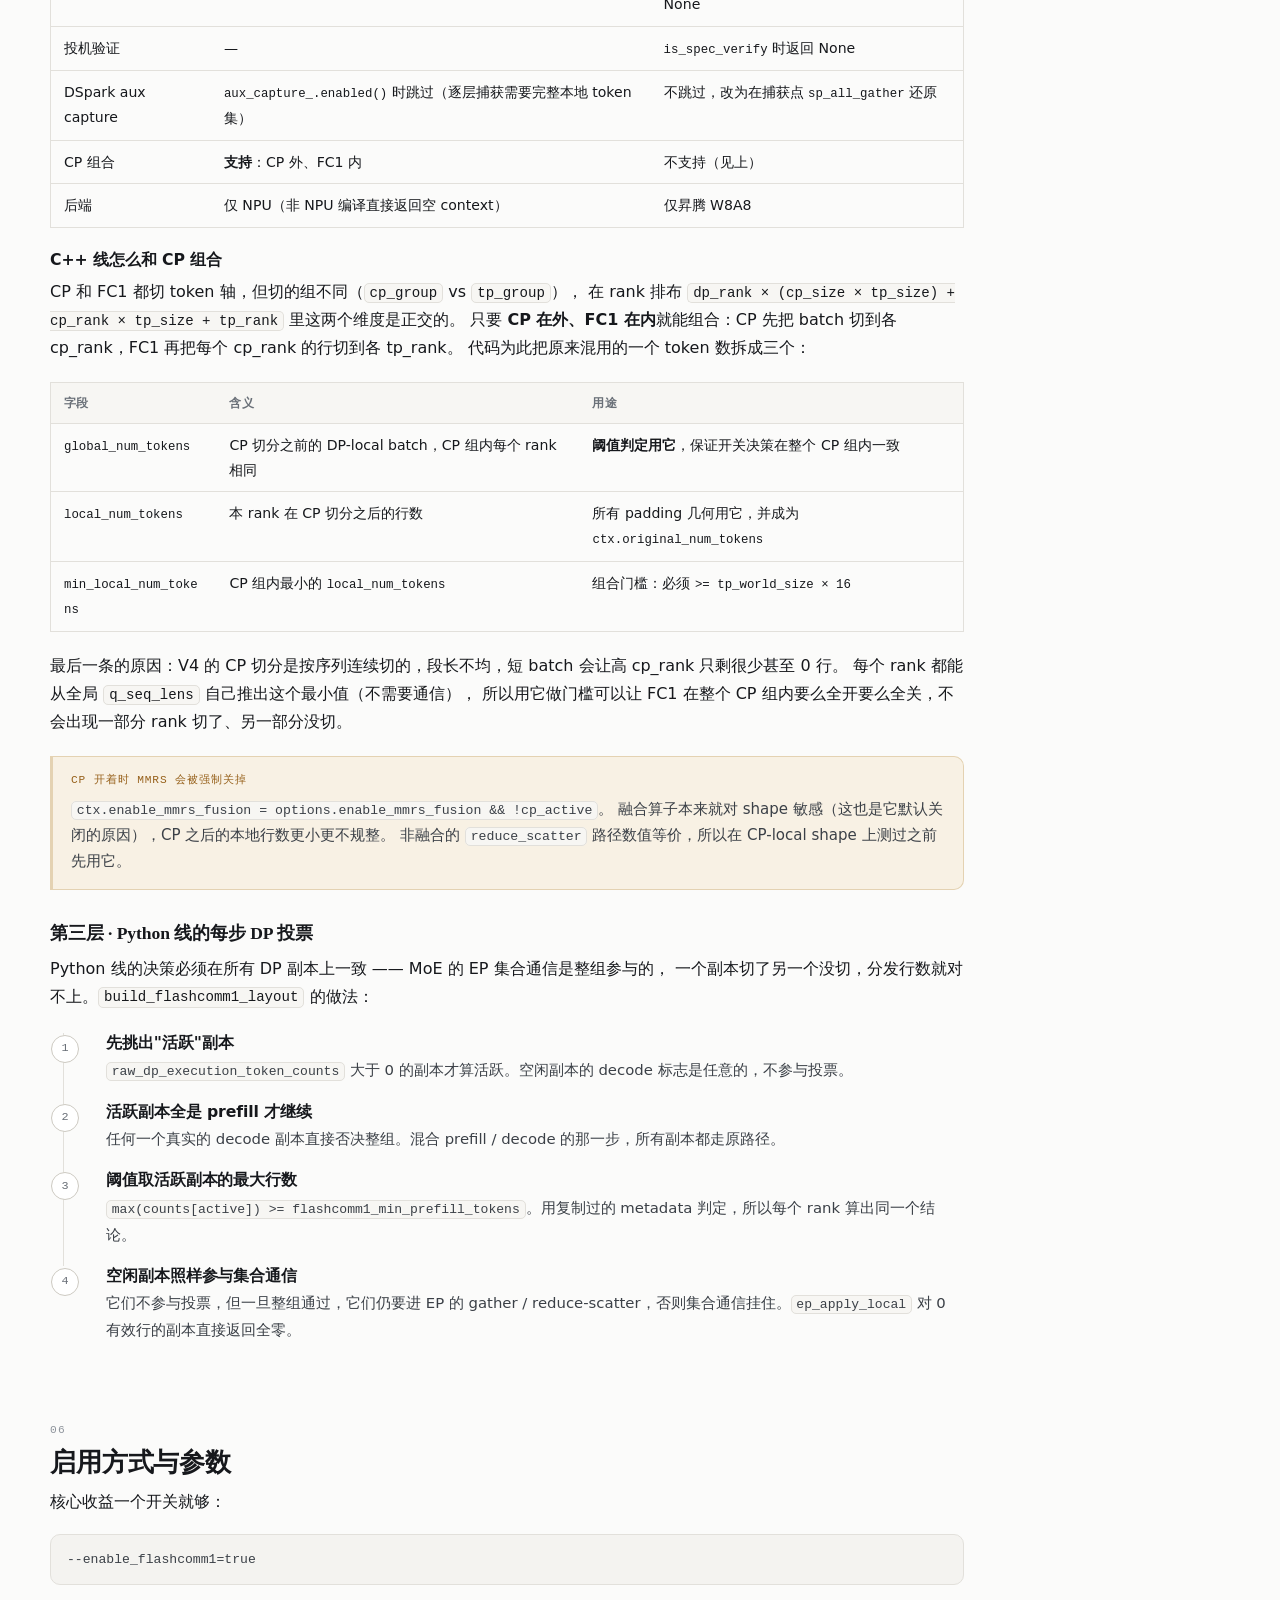
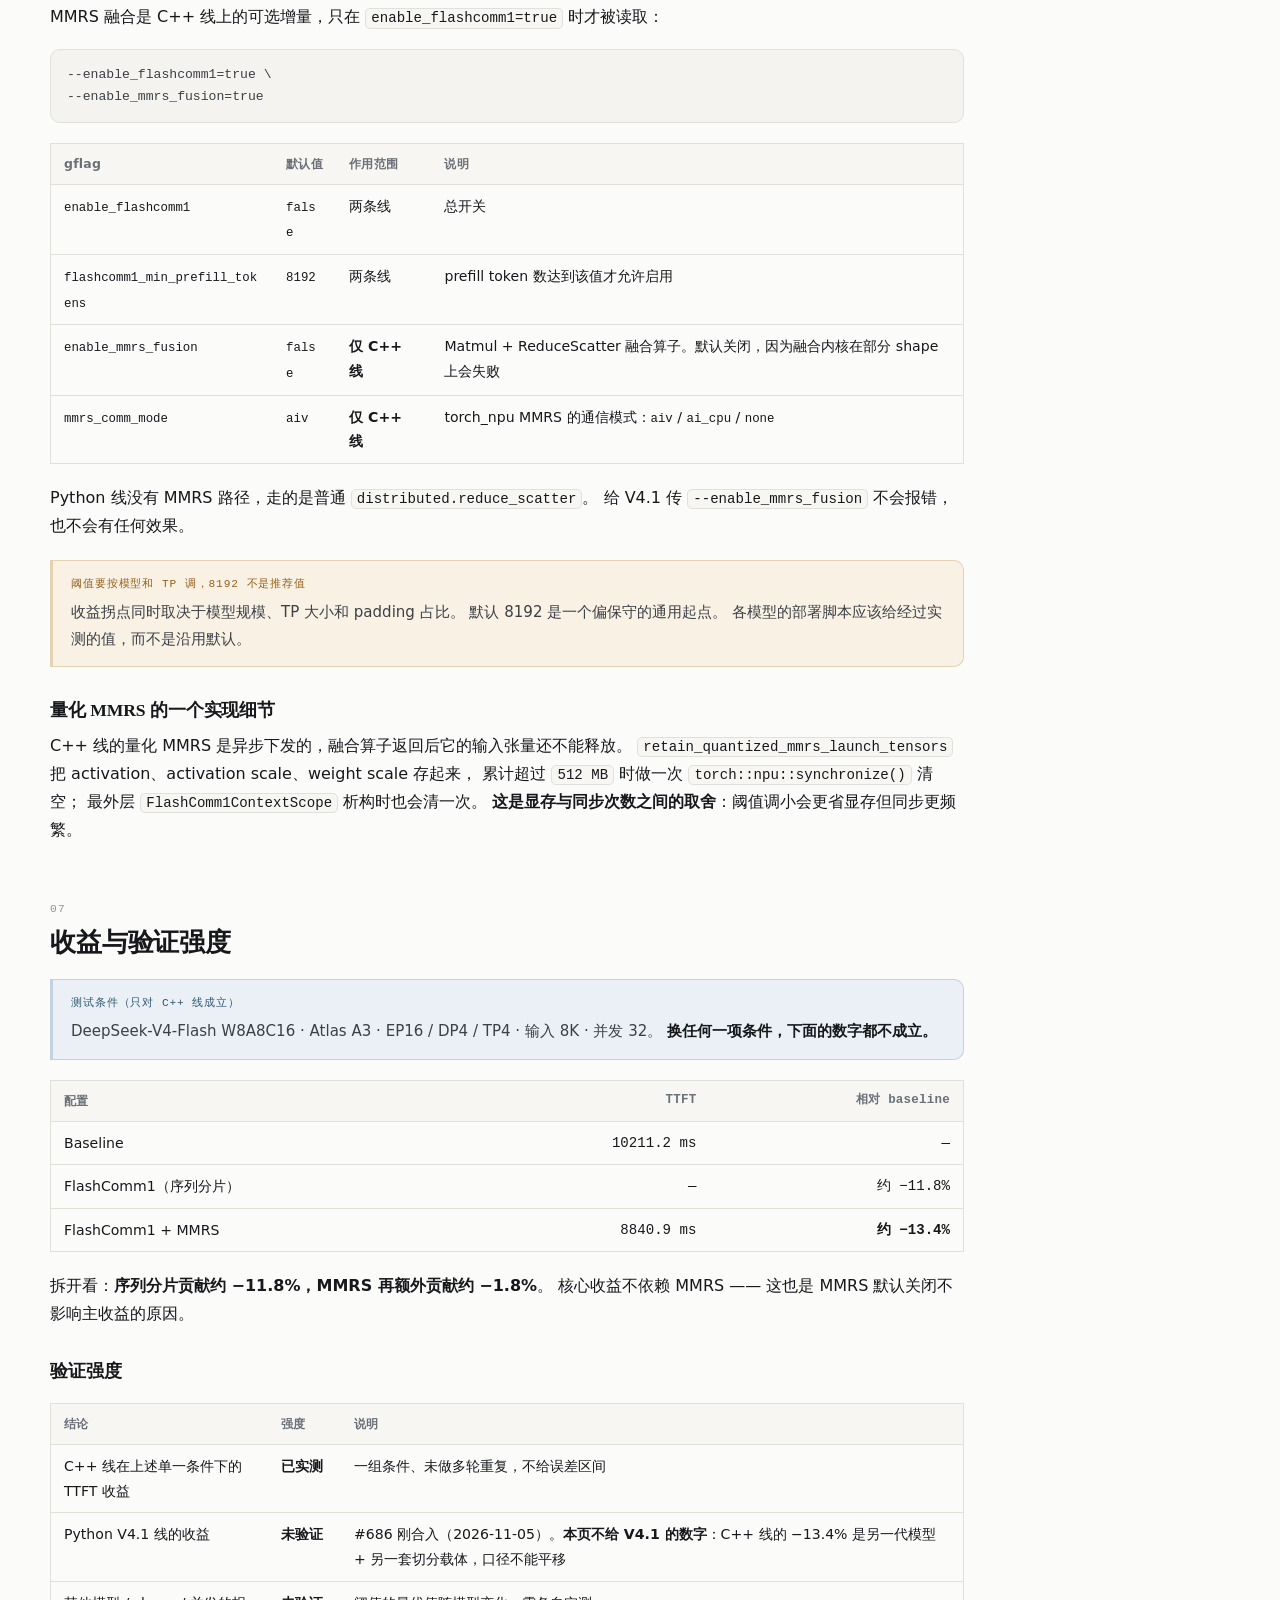
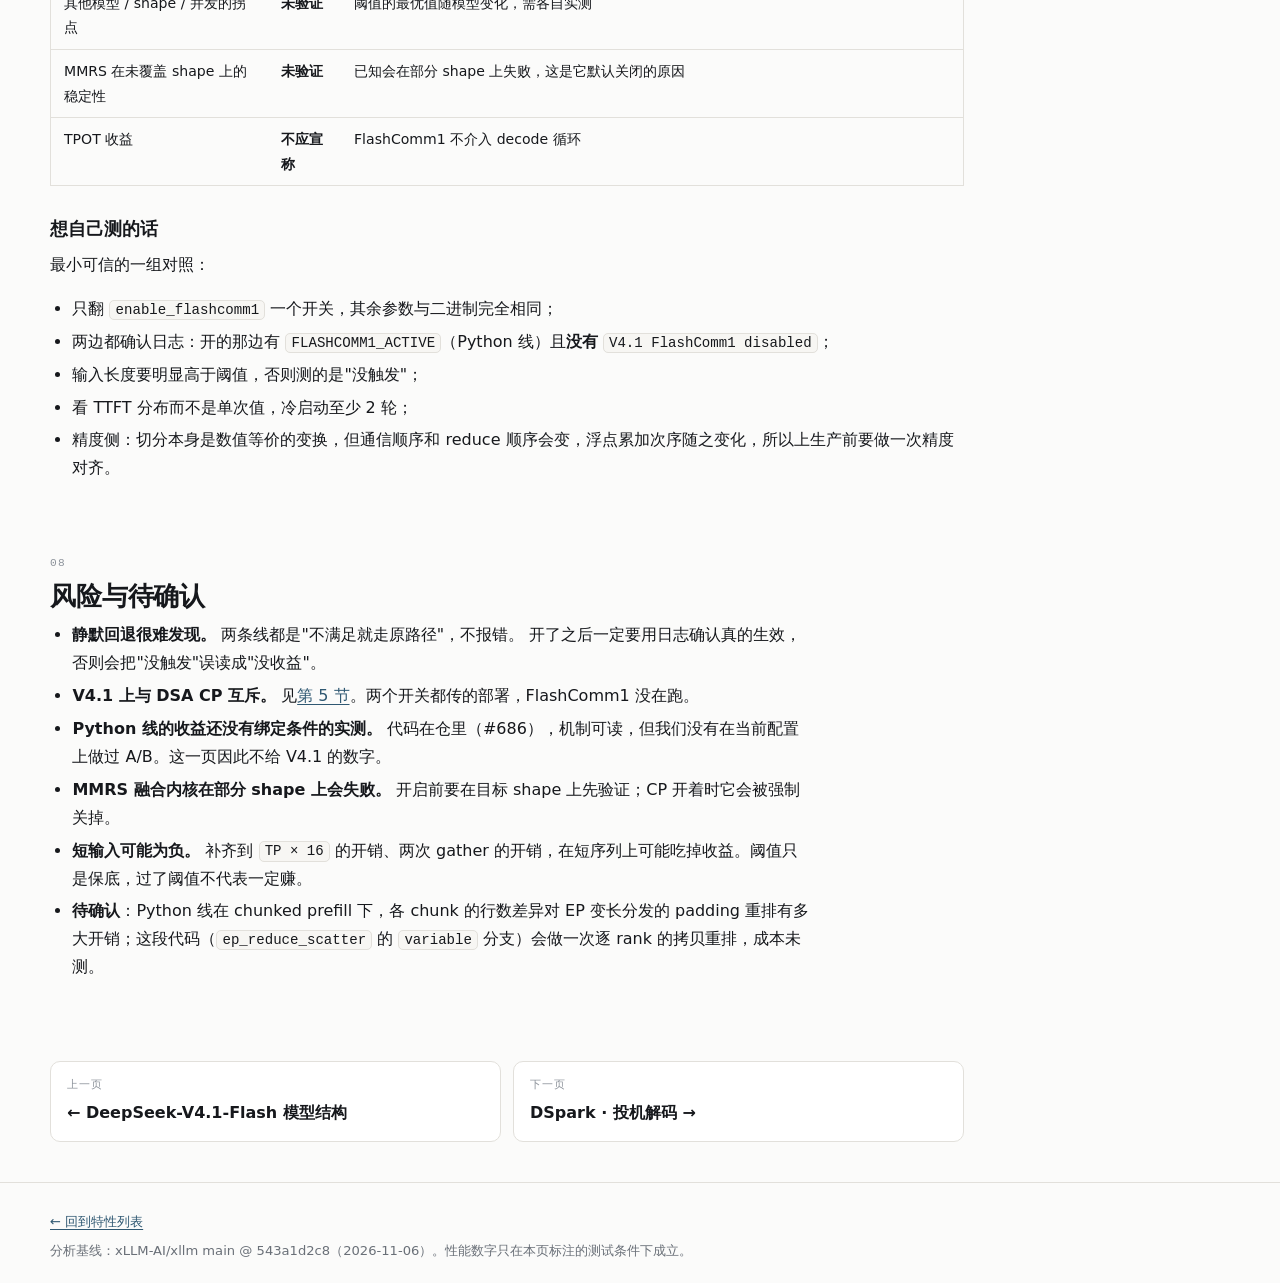
<file: flashcomm/index.html>
<!doctype html>
<html lang="zh-CN">
  <head>
    <meta charset="utf-8" />
    <meta name="viewport" content="width=device-width, initial-scale=1" />
    <title>FlashComm1｜xLLM 特性解读</title>
    <meta
      name="description"
      content="xLLM FlashComm1：长 prefill 把 row-parallel 层后的 AllReduce 换成 ReduceScatter，让每个 TP rank 只持有约 S/TP 行 token。两条实现线（C++ DeepSeek-V4 / Python DeepSeek-V4.1）的机制、层内边界、准入门禁与验证强度。"
    />
    <meta name="color-scheme" content="light dark" />
    <link rel="stylesheet" href="../assets/site.css" />
    <script defer src="../assets/site.js"></script>
  </head>
  <body>
    <a class="skip-link" href="#main">跳到正文</a>

    <header class="topbar">
      <div class="shell topbar-inner">
        <a class="brand" href="../"><span class="brand-mark" aria-hidden="true">x</span>xLLM / Feature Review</a>
        <nav class="topnav" aria-label="特性导航">
          <a href="../">首页</a>
          <a href="../arch/">V4.1 架构</a>
          <a href="../flashcomm/" aria-current="page">FlashComm1</a>
          <a href="../dspark/">DSpark</a>
          <a href="../dsa-cp/">DSA CP</a>
          <a href="../swa-replay/">SWA 回放</a>
          <a href="../engram-offload/">Engram 卸载</a>
        </nav>
        <div class="topbar-tools">
          <button class="icon-button" type="button" data-theme-toggle aria-label="切换配色">☾</button>
          <a class="ghost-link" href="https://github.com/xLLM-AI/xllm" target="_blank" rel="noreferrer">xllm ↗</a>
        </div>
      </div>
    </header>

    <main id="main">
      <section class="hero">
        <div class="shell">
          <p class="eyebrow">02 / Prefill 序列并行</p>
          <h1>FlashComm1：让每个 TP rank 只处理自己那份 token</h1>
          <p class="hero-lede">
            Tensor Parallel 把权重切开了，但 row-parallel 线性层后的 <code>AllReduce</code> 又让每个 rank 拿回一份完整序列。
            于是 <code>TP</code> 个 rank 对同一批 token 把归一化、残差混合这些逐 token 的工作各做一遍。
            FlashComm1 把这一步换成 <code>ReduceScatter</code>：求和的同时就按 token 行切好，
            之后到下一个"必须看完整序列"的边界之前，每个 rank 只留约 <code>S/TP</code> 行。
          </p>
          <ul class="chips">
            <li class="chip chip-good">已实现（两条线）</li>
            <li class="chip chip-warn">默认关闭</li>
            <li class="chip chip-info">仅 prefill</li>
            <li class="chip chip-bad">与 DSA CP 互斥（V4.1）</li>
          </ul>
        </div>
      </section>

      <div class="shell doc">
        <div class="doc-main">
          <section class="section" id="tldr">
            <span class="section-number">01</span>
            <h2>一句话结论与适用条件</h2>

            <div class="summary">
              <div>
                <dt>解决什么问题</dt>
                <dd>
                  长 prompt 的 prefill 里，TP 组内每个 rank 都持有完整的 <code>[S, H]</code> 激活。
                  逐 token 的那部分工作（RMSNorm、mHC 残差混合、逐行写回）和中间激活的显存，都被重复了 <code>TP</code> 份。
                </dd>
              </div>
              <div>
                <dt>做了什么</dt>
                <dd>
                  把 row-parallel 层后的 <code>all_reduce</code> 换成 <code>reduce_scatter</code>，
                  在必须看完整序列的两个边界（attention、MoE 路由）处再 gather 还原。
                </dd>
              </div>
              <div>
                <dt>什么时候开</dt>
                <dd>
                  长输入 prefill（默认阈值 8192 token）、TTFT 是主要指标、<code>TP &gt; 1</code>。
                  输入越长、TP 越大，被省掉的重复工作越多。
                </dd>
              </div>
              <div>
                <dt>什么时候别开</dt>
                <dd>
                  短输入（低于阈值不触发）、decode 或长输出占主导、只看 TPOT 的场景。
                  它完全不介入 decode 循环，<strong>不要指望 TPOT 受益</strong>。
                </dd>
              </div>
            </div>

            <h3>仓里有两条独立的实现线</h3>
            <p>
              同一个开关名 <code>--enable_flashcomm1</code>，背后是两套各自独立的代码。
              读这一页之前先确认你在哪条线上，否则门禁条件和收益口径都会对不上。
            </p>

            <div class="table-wrap">
              <table>
                <thead>
                  <tr><th>实现线</th><th>覆盖模型</th><th>核心类型</th><th>切分载体</th></tr>
                </thead>
                <tbody>
                  <tr>
                    <td><b>C++ 线</b></td>
                    <td>DeepSeek-V4（<code>models/llm/deepseek_v4.h</code>）、Qwen3-Next（<code>qwen3_next_hybrid_base.h</code>）</td>
                    <td><code>FlashComm1Context</code> + thread-local <code>FlashComm1ContextScope</code></td>
                    <td>TP group 内的 <code>reduce_scatter</code> / <code>gather</code>，可选 MMRS 融合算子</td>
                  </tr>
                  <tr>
                    <td><b>Python 线</b></td>
                    <td>DeepSeek-V4.1（<code>python/models/deepseek_v41.py</code>）、Qwen3.5、Kimi-K3</td>
                    <td><code>SpMetadata</code> + <code>EpSpTokenLayout</code>（显式传参，无 thread-local）</td>
                    <td>TP <code>reduce_scatter</code> / <code>all_gather</code>，MoE 侧换成 EP 组的 gather / reduce-scatter</td>
                  </tr>
                </tbody>
              </table>
            </div>

            <div class="callout callout-warn">
              <span class="callout-label">修正一条过期结论</span>
              <p>
                在 <a href="https://github.com/xLLM-AI/xllm/pull/686" target="_blank" rel="noreferrer">#686</a>
                （<code>feat: swa bounded replay &amp; fc1 support.</code>，2026-11-05）之前，
                建立 FlashComm1 作用域的只有 <code>deepseek_v4.h</code> 和 <code>qwen3_next_hybrid_base.h</code> 两处，
                <strong>Python 路径的 DeepSeek-V4.1 给 <code>--enable_flashcomm1</code> 确实不生效</strong>。
              </p>
              <p>
                #686 之后 V4.1 有了自己的 Python 实现（<code>build_flashcomm1_layout</code> → <code>sp_shard</code> → 层内边界）。
                <strong>如果你手上有 2026-11-05 之前的 V4.1 profile，上面那条"开关无效"的判断对那次测量仍然成立，
                但不能再用于当前代码。</strong>
              </p>
            </div>
          </section>

          <section class="section wide" id="why">
            <span class="section-number">02</span>
            <h2>机制：一次 collective 同时完成求和与切分</h2>
            <p class="section-note">先说清楚被省掉的到底是什么，再看怎么省。</p>

            <h3>AllReduce 省不掉重复，只是把重复藏起来了</h3>
            <p>
              row-parallel 线性层把权重按输入维切开，每个 rank 算出的是一份<strong>部分和</strong>（partial sum），
              形状仍是完整的 <code>[S, H]</code>。要拿到正确结果必须跨 rank 相加。
              <code>AllReduce</code> 相加之后把<strong>同一份完整结果</strong>发给每个 rank，于是：
            </p>
            <ul>
              <li>通信量：每个 rank 收发完整的 <code>S × H</code>；</li>
              <li>后续计算：下一个 row-parallel 层之前的那些<strong>逐 token、不跨 token</strong>的算子（RMSNorm、残差加、mHC 的折叠与展开），每个 rank 都对全部 <code>S</code> 行各做一遍；</li>
              <li>显存：这段区间的中间激活在每个 rank 上各存一份完整副本。</li>
            </ul>
            <p>
              <code>ReduceScatter</code> 做的是同一次求和，但只把第 <code>r</code> 份切片发给 rank <code>r</code>。
              通信量降到约 <code>1/TP</code>，而且输出天然就是切好的，后面那段逐 token 的工作每个 rank 只做自己的
              <code>S/TP</code> 行。
            </p>

            <figure>
              <svg viewBox="0 0 860 358" role="img" aria-label="Baseline 用 AllReduce 后每个 TP rank 持有完整序列；FlashComm1 用 ReduceScatter 后每个 rank 只持有互不重叠的 S/TP 行" class="dg">
                <text class="dg-t" x="18" y="20">Baseline · AllReduce</text>
                <text class="dg-t-sm" x="18" y="37">每个 rank 都拿回完整的 [S, H]</text>
                <rect class="dg-box" x="18" y="48" width="372" height="128" rx="6" />
                <text class="dg-t-mono" x="32" y="74">rank0</text><rect class="dg-box-accent" x="84" y="62" width="292" height="16" rx="3" />
                <text class="dg-t-mono" x="32" y="100">rank1</text><rect class="dg-box-accent" x="84" y="88" width="292" height="16" rx="3" />
                <text class="dg-t-mono" x="32" y="126">rank2</text><rect class="dg-box-accent" x="84" y="114" width="292" height="16" rx="3" />
                <text class="dg-t-mono" x="32" y="152">rank3</text><rect class="dg-box-accent" x="84" y="140" width="292" height="16" rx="3" />
                <text class="dg-t-sm" x="18" y="196">同一批 token 的归一化 / 残差混合被做了 4 遍</text>

                <path class="dg-line-accent" d="M404 112 h52" />
                <path class="dg-fill-accent" d="M458 112 l-9 -5 v10 z" />
                <text class="dg-t-key" x="430" y="100" text-anchor="middle">AR → RS</text>

                <text class="dg-t" x="478" y="20">FlashComm1 · ReduceScatter</text>
                <text class="dg-t-sm" x="478" y="37">每个 rank 只持有 [S/TP, H]，互不重叠</text>
                <rect class="dg-box-good" x="478" y="48" width="364" height="128" rx="6" />
                <text class="dg-t-mono" x="492" y="74">rank0</text><rect class="dg-box-accent" x="544" y="62" width="70" height="16" rx="3" />
                <text class="dg-t-mono" x="492" y="100">rank1</text><rect class="dg-box-accent" x="616" y="88" width="70" height="16" rx="3" />
                <text class="dg-t-mono" x="492" y="126">rank2</text><rect class="dg-box-accent" x="688" y="114" width="70" height="16" rx="3" />
                <text class="dg-t-mono" x="492" y="152">rank3</text><rect class="dg-box-accent" x="760" y="140" width="70" height="16" rx="3" />
                <text class="dg-t-sm" x="478" y="196">4 份切片拼起来刚好覆盖 S，没有一行被算两次</text>

                <rect class="dg-box-dim" x="18" y="216" width="824" height="128" rx="6" />
                <text class="dg-t" x="34" y="240">补齐（padding）：为什么要对齐到 TP × 16</text>
                <text class="dg-t-sm" x="34" y="262">collective 要求各 rank 等长，所以先把行数向上补齐到 tp_world_size × 16（kFc1LocalTokenAlignment = 16），</text>
                <text class="dg-t-sm" x="34" y="280">补出来的行填 0；每个 rank 的本地行数 padded_local = padded / tp_world_size。</text>
                <text class="dg-t-sm" x="34" y="304">最后一次 gather_sequence 之后按 original_num_tokens 截回真实行数，补齐行不进入输出。</text>
                <text class="dg-t-sm" x="34" y="328">所以短序列不划算：补齐的占比越大，被省掉的真实工作越少 —— 这就是 min_prefill_tokens 阈值存在的原因。</text>
              </svg>
              <figcaption>
                模型级：完整 hidden → <code>shard_sequence()</code> → TP-local rows → 40 层 → <code>gather_sequence()</code> → 完整 hidden → final norm / head。
              </figcaption>
            </figure>

            <div class="callout callout-info">
              <span class="callout-label">为什么这能变成 TTFT 收益</span>
              通信量降到约 <code>1/TP</code>，安全区段的逐 token 计算也降到约 <code>1/TP</code> →
              prompt forward 更早结束 → LM head 和采样更早拿到首 token → 用户更早看到第一个字。
            </div>

            <div class="callout callout-bad">
              <span class="callout-label">三句不要说的话</span>
              <p><strong>不要说</strong>"算力严格降到 1/TP"。attention 和 MoE 专家计算这两段必须看完整序列，它们的工作量一行都没少。省的是边界之间那段逐 token 的工作，加上通信量。</p>
              <p><strong>不要说</strong>"它是上下文并行（CP）"。CP 切的是序列、跨 rank 分摊 attention 的 KV；FlashComm1 切的是 row-parallel 之后的激活行，attention 仍在完整序列上算。两者在 C++ 线上可以叠加（见<a href="#gate">第 5 节</a>）。</p>
              <p><strong>不要把</strong> decoder 末尾的 token-layout gather 和 LM head 的词表并行 logits 归并混为一谈，那是两件事。</p>
            </div>
          </section>

          <section class="section wide" id="boundary">
            <span class="section-number">03</span>
            <h2>层内边界：哪几段在切片上跑</h2>
            <p class="section-note">
              FlashComm1 的全部难点就在这张图上：哪些算子可以在切片上算，哪些必须先还原完整序列。
              判据只有一条 —— <strong>这个算子要不要跨 token 看别的行</strong>。
            </p>

            <figure>
              <svg viewBox="0 0 860 392" role="img" aria-label="Python DeepSeek-V4.1 一层内部的切片区段与完整序列区段划分" class="dg">
                <text class="dg-t" x="18" y="20">Python DeepSeek-V4.1 · 一层内部（sp_metadata 非空时）</text>

                <rect class="dg-box-accent" x="18" y="36" width="824" height="22" rx="4" />
                <text class="dg-t-mono" x="28" y="51">切片区段 [local_rows, …]　只做逐 token 的事，不跨行</text>

                <rect class="dg-box" x="18" y="72" width="198" height="46" rx="5" />
                <text class="dg-t" x="28" y="90">① Engram 注入</text>
                <text class="dg-t-sm" x="28" y="108">gather → engram → shard</text>

                <rect class="dg-box-accent" x="224" y="72" width="178" height="46" rx="5" />
                <text class="dg-t" x="234" y="90">② mHC 系数 + hc_pre</text>
                <text class="dg-t-sm" x="234" y="108">切片上算，4→1 折叠</text>

                <rect class="dg-box-accent" x="410" y="72" width="146" height="46" rx="5" />
                <text class="dg-t" x="420" y="90">③ input_layernorm</text>
                <text class="dg-t-sm" x="420" y="108">逐行，切片上算</text>

                <rect class="dg-box-amber" x="564" y="72" width="278" height="46" rx="5" />
                <text class="dg-t" x="574" y="90">④ Attention（必须完整序列）</text>
                <text class="dg-t-sm" x="574" y="108">sp_all_gather → CSA2 → o_b_proj 做 reduce_scatter</text>

                <path class="dg-line" d="M216 95 h8" /><path class="dg-fill-line" d="M226 95 l-7 -4 v8 z" />
                <path class="dg-line" d="M402 95 h8" /><path class="dg-fill-line" d="M412 95 l-7 -4 v8 z" />
                <path class="dg-line" d="M556 95 h8" /><path class="dg-fill-line" d="M566 95 l-7 -4 v8 z" />

                <path class="dg-line-accent" d="M700 122 v18 h-520 v18" />
                <path class="dg-fill-accent" d="M180 162 l-5 -9 h10 z" />
                <text class="dg-t-key" x="430" y="137" text-anchor="middle">输出回到切片 [local_rows]</text>

                <rect class="dg-box-accent" x="18" y="168" width="162" height="46" rx="5" />
                <text class="dg-t" x="28" y="186">⑤ hc_post</text>
                <text class="dg-t-sm" x="28" y="204">1→4 展开，切片上算</text>

                <rect class="dg-box-accent" x="188" y="168" width="150" height="46" rx="5" />
                <text class="dg-t" x="198" y="186">⑥ hc_pre（FFN 子块）</text>
                <text class="dg-t-sm" x="198" y="204">错位一拍复用系数</text>

                <rect class="dg-box-amber" x="346" y="168" width="330" height="46" rx="5" />
                <text class="dg-t" x="356" y="186">⑦ MoE（必须完整序列）</text>
                <text class="dg-t-sm" x="356" y="204">ep_gather_tokens → 路由 + 专家 → ep_reduce_scatter</text>

                <rect class="dg-box-accent" x="684" y="168" width="158" height="46" rx="5" />
                <text class="dg-t" x="694" y="186">⑧ hc_post</text>
                <text class="dg-t-sm" x="694" y="204">切片上算，交下一层</text>

                <path class="dg-line" d="M180 191 h8" /><path class="dg-fill-line" d="M190 191 l-7 -4 v8 z" />
                <path class="dg-line" d="M338 191 h8" /><path class="dg-fill-line" d="M348 191 l-7 -4 v8 z" />
                <path class="dg-line" d="M676 191 h8" /><path class="dg-fill-line" d="M686 191 l-7 -4 v8 z" />

                <rect class="dg-box-dim" x="18" y="236" width="824" height="146" rx="6" />
                <text class="dg-t" x="34" y="260">两个边界为什么推不掉</text>
                <text class="dg-t-sm" x="34" y="282">Attention：第 i 行要看第 0…i 行的 KV，跨 token。切片上算不出正确结果，必须 all_gather 回完整序列。</text>
                <text class="dg-t-sm" x="34" y="300">　　出口的 o_b_proj 是 row-parallel，正好可以把 all_reduce 换成 reduce_scatter —— 一次通信同时完成归并和切回切片。</text>
                <text class="dg-t-sm" x="34" y="324">MoE：gate 的路由分数逐行独立，但专家计算在 EP 组内按专家切分，token 要按路由结果发到持有该专家的 rank。</text>
                <text class="dg-t-sm" x="34" y="342">　　所以 MoE 的 gather / reduce-scatter 走 moe_ep 组而不是 tp 组，由 EpSpTokenLayout 描述每个 (dp, tp) rank 的行数。</text>
                <text class="dg-t-sm" x="34" y="366">共享专家（shared expert）在 moe_tp_size=1 下是各 rank 复制的，所以它只在本地有效行上跑，在 EP 归并之后再加回去。</text>
              </svg>
              <figcaption>
                C++ 线（DeepSeek-V4）的边界同构但更粗：<code>deepseek_v4_decoder_layer.cpp</code> 里只有三处 ——
                attention 前 <code>gather_sequence</code>、MoE gate 前 <code>gather_sequence</code>、MoE 输出后 <code>shard_sequence</code>。
              </figcaption>
            </figure>

            <h3>一个容易写错的细节：bias 必须在 reduce_scatter 之后加</h3>
            <p>
              <code>sp_row_parallel_projection</code> 的顺序是 <code>matmul → sp_reduce_scatter → + bias</code>。
              row-parallel 层的 bias 只能加一次；如果在归并前加，<code>TP</code> 个 rank 各加一份，求和之后就变成 <code>TP</code> 倍。
            </p>
            <pre><code>def sp_row_parallel_projection(linear, value, layout):
    partial = ...                      # 各 rank 的部分和，完整 S 行
    output = sp_reduce_scatter(partial, layout)   # 归并 + 切片
    if linear.bias is not None:
        output = output + linear.bias  # 切片上加一次
    return output</code></pre>
          </section>

          <section class="section wide" id="evidence">
            <span class="section-number">04</span>
            <h2>代码证据</h2>
            <p class="section-note">想自己读源码时从这几个文件进。路径相对仓根。</p>

            <div class="evidence">
              <h4>C++ 线</h4>
              <div class="table-wrap">
                <table>
                  <thead><tr><th>文件</th><th>负责什么</th></tr></thead>
                  <tbody>
                    <tr><td>xllm/core/common/flash_comm1_context.{h,cpp}</td><td>准入判定、padding 几何、<code>shard_sequence</code> / <code>gather_sequence</code> / <code>maybe_pad_and_reduce</code>；<code>FlashComm1ContextScope</code> 是 thread-local 作用域</td></tr>
                    <tr><td>xllm/models/llm/deepseek_v4.h</td><td>V4 的模型级 context、CP 与 FC1 的组合几何、首尾 shard / gather</td></tr>
                    <tr><td>xllm/models/llm/qwen3_next_hybrid_base.h</td><td>Qwen3-Next 的模型级 context</td></tr>
                    <tr><td>xllm/core/layers/deepseek_v4_decoder_layer.cpp</td><td>层内三处边界：attention 前、MoE gate 前、MoE 输出后</td></tr>
                    <tr><td>xllm/core/layers/common/linear.cpp</td><td>row-parallel reduce mode；BF16 与 w8a8_dynamic 两条 MMRS 路径及其 fallback</td></tr>
                    <tr><td>xllm/core/framework/config/kernel_config.cpp</td><td>四个 gflag 的定义与默认值</td></tr>
                  </tbody>
                </table>
              </div>

              <h4>Python 线</h4>
              <div class="table-wrap">
                <table>
                  <thead><tr><th>文件 / 符号</th><th>负责什么</th></tr></thead>
                  <tbody>
                    <tr><td>python/layers/sequence_parallel_metadata.py<br /><code>build_flashcomm1_layout</code></td><td>每步准入：图 / decode / spec-verify 一律不走；DP 副本投票；阈值判定。返回 <code>SpMetadata</code> 或 <code>None</code></td></tr>
                    <tr><td>同上<br /><code>SpMetadata</code> / <code>EpSpTokenLayout</code></td><td>TP 切片几何（<code>local_rows</code> / <code>valid_rows</code> / <code>local_offset</code>）与 EP 分发行数</td></tr>
                    <tr><td>python/layers/sequence_parallel.py</td><td><code>sp_shard</code> / <code>sp_all_gather</code> / <code>sp_reduce_scatter</code> / <code>sp_row_parallel_projection</code></td></tr>
                    <tr><td>python/layers/moe_parallel.py</td><td><code>ep_gather_tokens</code> / <code>ep_reduce_scatter</code> / <code>ep_apply_local</code>，含变长分发的 padding 重排</td></tr>
                    <tr><td>python/models/deepseek_v41.py<br /><code>_validate_flashcomm1</code></td><td>启动期静态门禁，不满足就把 <code>cfg.enable_flashcomm1</code> 置 False 并打 warning</td></tr>
                    <tr><td>同上<br /><code>DeepseekV41Model.forward</code></td><td>模型级 <code>sp_shard</code>、层循环中的 aux capture / SWA 回放还原、末尾 <code>sp_all_gather</code></td></tr>
                    <tr><td>同上<br /><code>_forward_flashcomm1</code></td><td>MoE 的 EP gather / 路由 / 专家 / reduce-scatter，共享专家在本地有效行上单独跑</td></tr>
                  </tbody>
                </table>
              </div>
            </div>

            <div class="callout callout-info">
              <span class="callout-label">判断它有没有真的生效</span>
              Python 线在首次激活时打一条一次性日志：
              <code>FLASHCOMM1_ACTIVE rows=… local=… tp=… ep_dispatch=…</code>。
              <strong>这条日志只打一次</strong>（<code>_flashcomm1_logged</code> 一次性标记），
              所以它只能证明"至少激活过一次"，不能证明稳态每步都在走。
              要确认稳态行为，得看逐步的 metadata 或自己加计数。
            </div>
          </section>

          <section class="section wide" id="gate">
            <span class="section-number">05</span>
            <h2>准入门禁：三层，任一层不过就静默走原路径</h2>
            <p class="section-note">
              两条线都遵守同一个纪律：<strong>不满足条件就回退到原执行路径，不报错、不崩</strong>。
              代价是"开了没生效"很难自己发现，所以这一节值得读完。
            </p>

            <h3>第一层 · 启动期静态门禁（仅 Python 线）</h3>
            <p>
              <code>_validate_flashcomm1</code> 在建模型时跑一次。任一条不满足，就把开关置回 False 并打 warning，之后整个进程都不再尝试。
            </p>
            <div class="table-wrap">
              <table>
                <thead><tr><th>条件</th><th>为什么</th></tr></thead>
                <tbody>
                  <tr><td><code>quant_mode == 昇腾 W8A8</code></td><td>切片路径上的 MoE 只实现了 V4.1 的 W8A8 bias 路由 + 分组专家计算</td></tr>
                  <tr><td><code>tp_size &gt; 1</code></td><td>TP=1 时没有可切的对象</td></tr>
                  <tr><td><code>cp_size == 1</code> 且 <code>enable_dsa_cp == False</code></td><td>这两个也在切 token 轴，叠加会把序列切两次</td></tr>
                  <tr><td><code>moe_tp_size == 1</code></td><td>共享专家要是各 rank 复制的，才能只在本地有效行上跑</td></tr>
                  <tr><td><code>ep_size == tp_size × dp_size</code><br /><code>ep_rank == dp_rank × tp_size + tp_rank</code></td><td>EP 的 rank 排布必须是 DP-major，否则 <code>EpSpTokenLayout</code> 算出的分发行数对不上实际 rank</td></tr>
                  <tr><td><code>first_k_dense_replace == 0</code> 且 <code>moe_layer_freq &lt;= 1</code></td><td>要求全部层都是 MoE 层；dense 层没有这条 EP 归并路径</td></tr>
                  <tr><td><code>flashcomm1_min_prefill_tokens &gt;= 2</code></td><td>阈值小于 2 没有意义</td></tr>
                </tbody>
              </table>
            </div>

            <div class="callout callout-bad">
              <span class="callout-label">实际部署里最容易踩的一条</span>
              <p>
                <strong><code>enable_dsa_cp</code> 和 <code>enable_flashcomm1</code> 在 V4.1 上是互斥的。</strong>
                两个都传 true，结果是 FlashComm1 被静默关掉（只留一条 warning），DSA CP 照常生效。
              </p>
              <p>
                如果你的部署脚本里两个开关都在，那 FlashComm1 从来没跑过。
                启动日志里搜 <code>V4.1 FlashComm1 disabled</code> 就能确认。
                两者的取舍见 <a href="../dsa-cp/">DSA CP</a> 那一页：它们切的是同一个 token 轴，收益不可叠加估算。
              </p>
            </div>

            <h3>第二层 · 拓扑与运行条件</h3>
            <div class="table-wrap">
              <table>
                <thead><tr><th></th><th>C++ 线</th><th>Python 线</th></tr></thead>
                <tbody>
                  <tr><td>阶段</td><td>prefill（<code>batch_forward_type.no_decode()</code>）</td><td>prefill 或 chunked prefill</td></tr>
                  <tr><td>图模式</td><td>ACL graph forward 时跳过</td><td><code>context.acl_graph is not None</code> 时返回 None</td></tr>
                  <tr><td>投机验证</td><td>—</td><td><code>is_spec_verify</code> 时返回 None</td></tr>
                  <tr><td>DSpark aux capture</td><td><code>aux_capture_.enabled()</code> 时跳过（逐层捕获需要完整本地 token 集）</td><td>不跳过，改为在捕获点 <code>sp_all_gather</code> 还原</td></tr>
                  <tr><td>CP 组合</td><td><b>支持</b>：CP 外、FC1 内</td><td>不支持（见上）</td></tr>
                  <tr><td>后端</td><td>仅 NPU（非 NPU 编译直接返回空 context）</td><td>仅昇腾 W8A8</td></tr>
                </tbody>
              </table>
            </div>

            <h4>C++ 线怎么和 CP 组合</h4>
            <p>
              CP 和 FC1 都切 token 轴，但切的组不同（<code>cp_group</code> vs <code>tp_group</code>），
              在 rank 排布 <code>dp_rank × (cp_size × tp_size) + cp_rank × tp_size + tp_rank</code> 里这两个维度是正交的。
              只要 <strong>CP 在外、FC1 在内</strong>就能组合：CP 先把 batch 切到各 cp_rank，FC1 再把每个 cp_rank 的行切到各 tp_rank。
              代码为此把原来混用的一个 token 数拆成三个：
            </p>
            <div class="table-wrap">
              <table>
                <thead><tr><th>字段</th><th>含义</th><th>用途</th></tr></thead>
                <tbody>
                  <tr><td><code>global_num_tokens</code></td><td>CP 切分之前的 DP-local batch，CP 组内每个 rank 相同</td><td><strong>阈值判定用它</strong>，保证开关决策在整个 CP 组内一致</td></tr>
                  <tr><td><code>local_num_tokens</code></td><td>本 rank 在 CP 切分之后的行数</td><td>所有 padding 几何用它，并成为 <code>ctx.original_num_tokens</code></td></tr>
                  <tr><td><code>min_local_num_tokens</code></td><td>CP 组内最小的 <code>local_num_tokens</code></td><td>组合门槛：必须 <code>&gt;= tp_world_size × 16</code></td></tr>
                </tbody>
              </table>
            </div>
            <p>
              最后一条的原因：V4 的 CP 切分是按序列连续切的，段长不均，短 batch 会让高 cp_rank 只剩很少甚至 0 行。
              每个 rank 都能从全局 <code>q_seq_lens</code> 自己推出这个最小值（不需要通信），
              所以用它做门槛可以让 FC1 在整个 CP 组内要么全开要么全关，不会出现一部分 rank 切了、另一部分没切。
            </p>

            <div class="callout callout-warn">
              <span class="callout-label">CP 开着时 MMRS 会被强制关掉</span>
              <code>ctx.enable_mmrs_fusion = options.enable_mmrs_fusion &amp;&amp; !cp_active</code>。
              融合算子本来就对 shape 敏感（这也是它默认关闭的原因），CP 之后的本地行数更小更不规整。
              非融合的 <code>reduce_scatter</code> 路径数值等价，所以在 CP-local shape 上测过之前先用它。
            </div>

            <h3>第三层 · Python 线的每步 DP 投票</h3>
            <p>
              Python 线的决策必须在所有 DP 副本上一致 —— MoE 的 EP 集合通信是整组参与的，
              一个副本切了另一个没切，分发行数就对不上。<code>build_flashcomm1_layout</code> 的做法：
            </p>
            <ul class="steps">
              <li>
                <h4>先挑出"活跃"副本</h4>
                <p><code>raw_dp_execution_token_counts</code> 大于 0 的副本才算活跃。空闲副本的 decode 标志是任意的，不参与投票。</p>
              </li>
              <li>
                <h4>活跃副本全是 prefill 才继续</h4>
                <p>任何一个真实的 decode 副本直接否决整组。混合 prefill / decode 的那一步，所有副本都走原路径。</p>
              </li>
              <li>
                <h4>阈值取活跃副本的最大行数</h4>
                <p><code>max(counts[active]) &gt;= flashcomm1_min_prefill_tokens</code>。用复制过的 metadata 判定，所以每个 rank 算出同一个结论。</p>
              </li>
              <li>
                <h4>空闲副本照样参与集合通信</h4>
                <p>它们不参与投票，但一旦整组通过，它们仍要进 EP 的 gather / reduce-scatter，否则集合通信挂住。<code>ep_apply_local</code> 对 0 有效行的副本直接返回全零。</p>
              </li>
            </ul>
          </section>

          <section class="section wide" id="enable">
            <span class="section-number">06</span>
            <h2>启用方式与参数</h2>

            <p>核心收益一个开关就够：</p>
            <pre><code>--enable_flashcomm1=true</code></pre>

            <p>MMRS 融合是 C++ 线上的可选增量，只在 <code>enable_flashcomm1=true</code> 时才被读取：</p>
            <pre><code>--enable_flashcomm1=true \
--enable_mmrs_fusion=true</code></pre>

            <div class="table-wrap">
              <table>
                <thead><tr><th>gflag</th><th>默认值</th><th>作用范围</th><th>说明</th></tr></thead>
                <tbody>
                  <tr><td><code>enable_flashcomm1</code></td><td><code>false</code></td><td>两条线</td><td>总开关</td></tr>
                  <tr><td><code>flashcomm1_min_prefill_tokens</code></td><td><code>8192</code></td><td>两条线</td><td>prefill token 数达到该值才允许启用</td></tr>
                  <tr><td><code>enable_mmrs_fusion</code></td><td><code>false</code></td><td><b>仅 C++ 线</b></td><td>Matmul + ReduceScatter 融合算子。默认关闭，因为融合内核在部分 shape 上会失败</td></tr>
                  <tr><td><code>mmrs_comm_mode</code></td><td><code>aiv</code></td><td><b>仅 C++ 线</b></td><td>torch_npu MMRS 的通信模式：<code>aiv</code> / <code>ai_cpu</code> / <code>none</code></td></tr>
                </tbody>
              </table>
            </div>

            <p>
              Python 线没有 MMRS 路径，走的是普通 <code>distributed.reduce_scatter</code>。
              给 V4.1 传 <code>--enable_mmrs_fusion</code> 不会报错，也不会有任何效果。
            </p>

            <div class="callout callout-warn">
              <span class="callout-label">阈值要按模型和 TP 调，8192 不是推荐值</span>
              收益拐点同时取决于模型规模、TP 大小和 padding 占比。
              默认 8192 是一个偏保守的通用起点。
              各模型的部署脚本应该给经过实测的值，而不是沿用默认。
            </div>

            <h3>量化 MMRS 的一个实现细节</h3>
            <p>
              C++ 线的量化 MMRS 是异步下发的，融合算子返回后它的输入张量还不能释放。
              <code>retain_quantized_mmrs_launch_tensors</code> 把 activation、activation scale、weight scale 存起来，
              累计超过 <code>512 MB</code> 时做一次 <code>torch::npu::synchronize()</code> 清空；
              最外层 <code>FlashComm1ContextScope</code> 析构时也会清一次。
              <strong>这是显存与同步次数之间的取舍</strong>：阈值调小会更省显存但同步更频繁。
            </p>
          </section>

          <section class="section wide" id="numbers">
            <span class="section-number">07</span>
            <h2>收益与验证强度</h2>

            <div class="callout callout-info">
              <span class="callout-label">测试条件（只对 C++ 线成立）</span>
              DeepSeek-V4-Flash W8A8C16 · Atlas A3 · EP16 / DP4 / TP4 · 输入 8K · 并发 32。
              <strong>换任何一项条件，下面的数字都不成立。</strong>
            </div>

            <div class="table-wrap">
              <table>
                <thead><tr><th>配置</th><th class="num">TTFT</th><th class="num">相对 baseline</th></tr></thead>
                <tbody>
                  <tr><td>Baseline</td><td class="num">10211.2 ms</td><td class="num">—</td></tr>
                  <tr><td>FlashComm1（序列分片）</td><td class="num">—</td><td class="num">约 −11.8%</td></tr>
                  <tr><td>FlashComm1 + MMRS</td><td class="num">8840.9 ms</td><td class="num"><b>约 −13.4%</b></td></tr>
                </tbody>
              </table>
            </div>

            <p>
              拆开看：<strong>序列分片贡献约 −11.8%，MMRS 再额外贡献约 −1.8%</strong>。
              核心收益不依赖 MMRS —— 这也是 MMRS 默认关闭不影响主收益的原因。
            </p>

            <h3>验证强度</h3>
            <div class="table-wrap">
              <table>
                <thead><tr><th>结论</th><th>强度</th><th>说明</th></tr></thead>
                <tbody>
                  <tr><td>C++ 线在上述单一条件下的 TTFT 收益</td><td><b>已实测</b></td><td>一组条件、未做多轮重复，不给误差区间</td></tr>
                  <tr><td>Python V4.1 线的收益</td><td><b>未验证</b></td><td>#686 刚合入（2026-11-05）。<strong>本页不给 V4.1 的数字</strong>：C++ 线的 −13.4% 是另一代模型 + 另一套切分载体，口径不能平移</td></tr>
                  <tr><td>其他模型 / shape / 并发的拐点</td><td><b>未验证</b></td><td>阈值的最优值随模型变化，需各自实测</td></tr>
                  <tr><td>MMRS 在未覆盖 shape 上的稳定性</td><td><b>未验证</b></td><td>已知会在部分 shape 上失败，这是它默认关闭的原因</td></tr>
                  <tr><td>TPOT 收益</td><td><b>不应宣称</b></td><td>FlashComm1 不介入 decode 循环</td></tr>
                </tbody>
              </table>
            </div>

            <h3>想自己测的话</h3>
            <p>最小可信的一组对照：</p>
            <ul>
              <li>只翻 <code>enable_flashcomm1</code> 一个开关，其余参数与二进制完全相同；</li>
              <li>两边都确认日志：开的那边有 <code>FLASHCOMM1_ACTIVE</code>（Python 线）且<strong>没有</strong> <code>V4.1 FlashComm1 disabled</code>；</li>
              <li>输入长度要明显高于阈值，否则测的是"没触发"；</li>
              <li>看 TTFT 分布而不是单次值，冷启动至少 2 轮；</li>
              <li>精度侧：切分本身是数值等价的变换，但通信顺序和 reduce 顺序会变，浮点累加次序随之变化，所以上生产前要做一次精度对齐。</li>
            </ul>
          </section>

          <section class="section" id="risk">
            <span class="section-number">08</span>
            <h2>风险与待确认</h2>
            <ul>
              <li>
                <strong>静默回退很难发现。</strong> 两条线都是"不满足就走原路径"，不报错。
                开了之后一定要用日志确认真的生效，否则会把"没触发"误读成"没收益"。
              </li>
              <li>
                <strong>V4.1 上与 DSA CP 互斥。</strong> 见<a href="#gate">第 5 节</a>。两个开关都传的部署，FlashComm1 没在跑。
              </li>
              <li>
                <strong>Python 线的收益还没有绑定条件的实测。</strong> 代码在仓里（#686），机制可读，但我们没有在当前配置上做过 A/B。这一页因此不给 V4.1 的数字。
              </li>
              <li>
                <strong>MMRS 融合内核在部分 shape 上会失败。</strong> 开启前要在目标 shape 上先验证；CP 开着时它会被强制关掉。
              </li>
              <li>
                <strong>短输入可能为负。</strong> 补齐到 <code>TP × 16</code> 的开销、两次 gather 的开销，在短序列上可能吃掉收益。阈值只是保底，过了阈值不代表一定赚。
              </li>
              <li>
                <strong>待确认</strong>：Python 线在 chunked prefill 下，各 chunk 的行数差异对 EP 变长分发的 padding 重排有多大开销；这段代码（<code>ep_reduce_scatter</code> 的 <code>variable</code> 分支）会做一次逐 rank 的拷贝重排，成本未测。
              </li>
            </ul>
          </section>

          <nav class="pager" aria-label="相邻页面">
            <a href="../arch/"><span>上一页</span><b>← DeepSeek-V4.1-Flash 模型结构</b></a>
            <a href="../dspark/"><span>下一页</span><b>DSpark · 投机解码 →</b></a>
          </nav>
        </div>

        <aside class="toc" aria-label="本页目录">
          <p>本页目录</p>
          <ol>
            <li><a href="#tldr">结论与适用条件</a></li>
            <li><a href="#why">机制</a></li>
            <li><a href="#boundary">层内边界</a></li>
            <li><a href="#evidence">代码证据</a></li>
            <li><a href="#gate">准入门禁</a></li>
            <li><a href="#enable">启用与参数</a></li>
            <li><a href="#numbers">收益与验证强度</a></li>
            <li><a href="#risk">风险与待确认</a></li>
          </ol>
        </aside>
      </div>
    </main>

    <footer class="site-footer">
      <div class="shell">
        <p><a href="../">← 回到特性列表</a></p>
        <p>分析基线：xLLM-AI/xllm main @ 543a1d2c8（2026-11-06）。性能数字只在本页标注的测试条件下成立。</p>
      </div>
    </footer>
  </body>
</html>
</file>
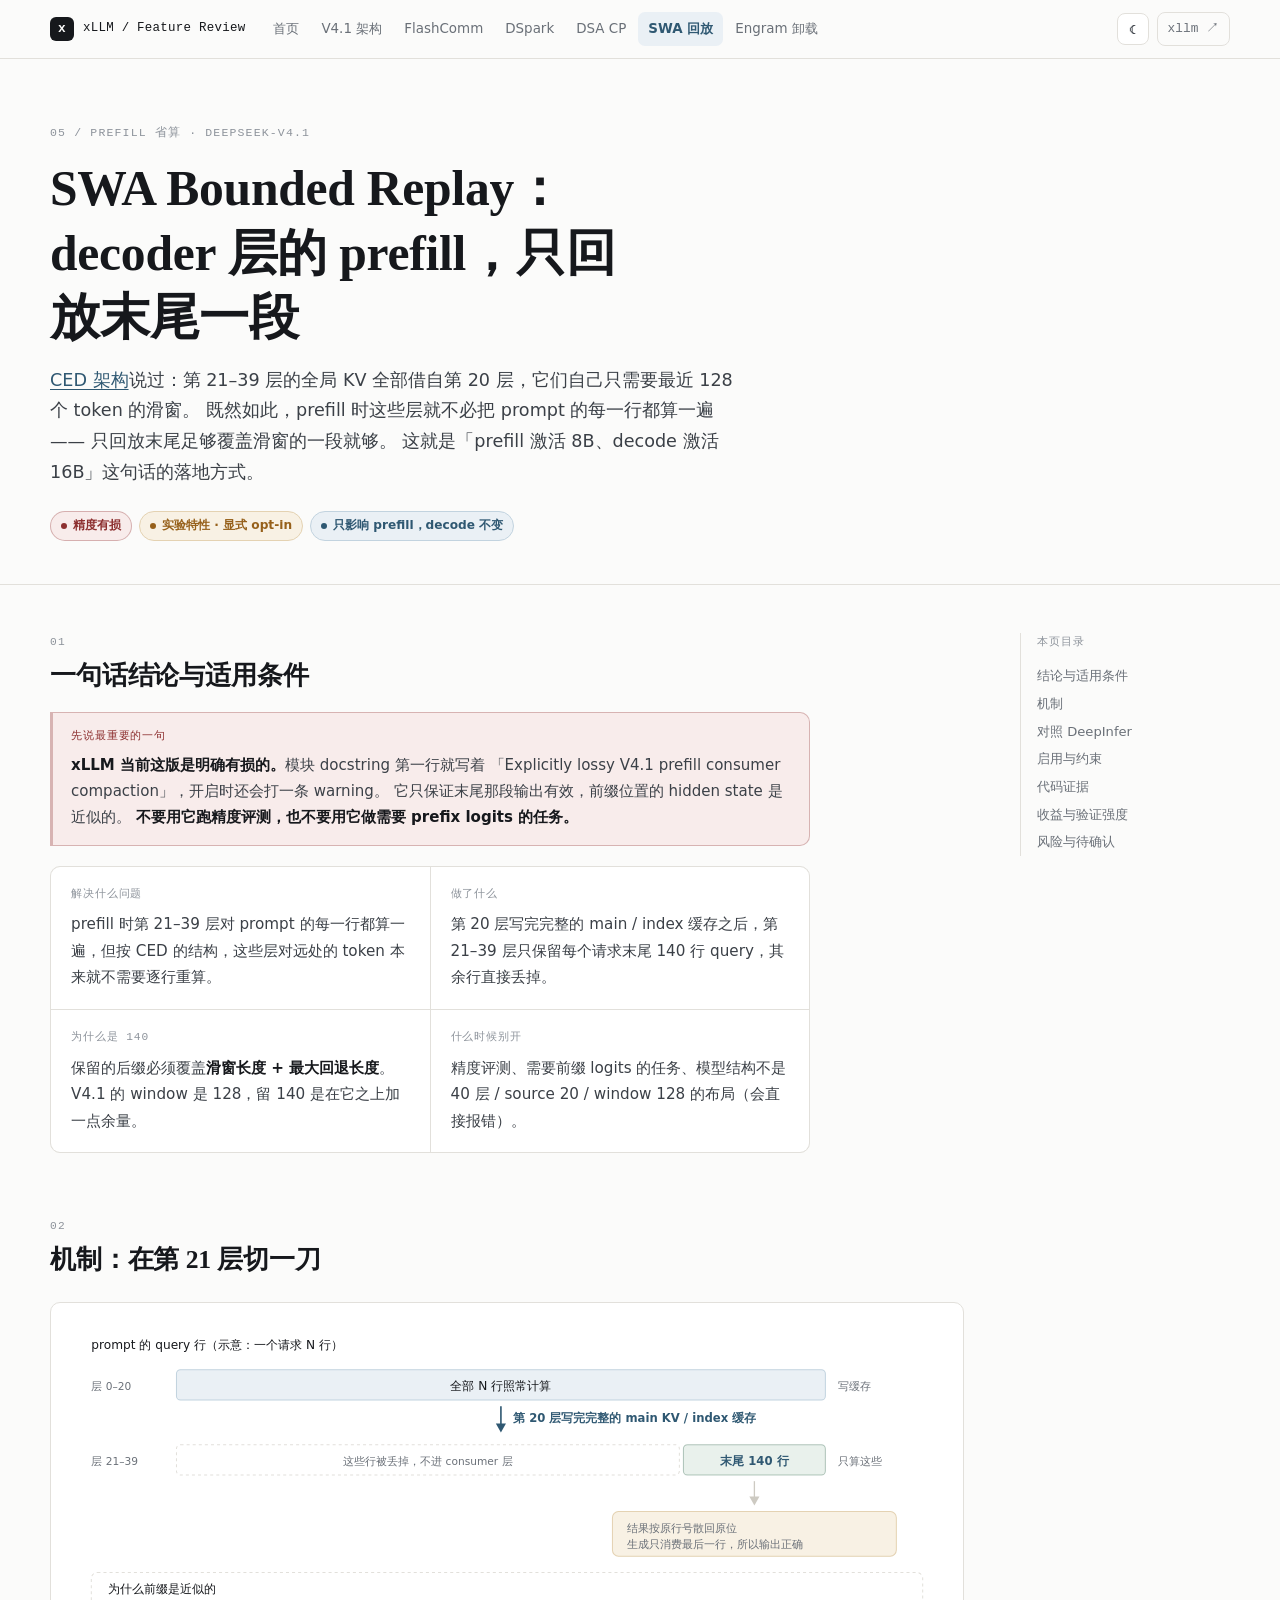
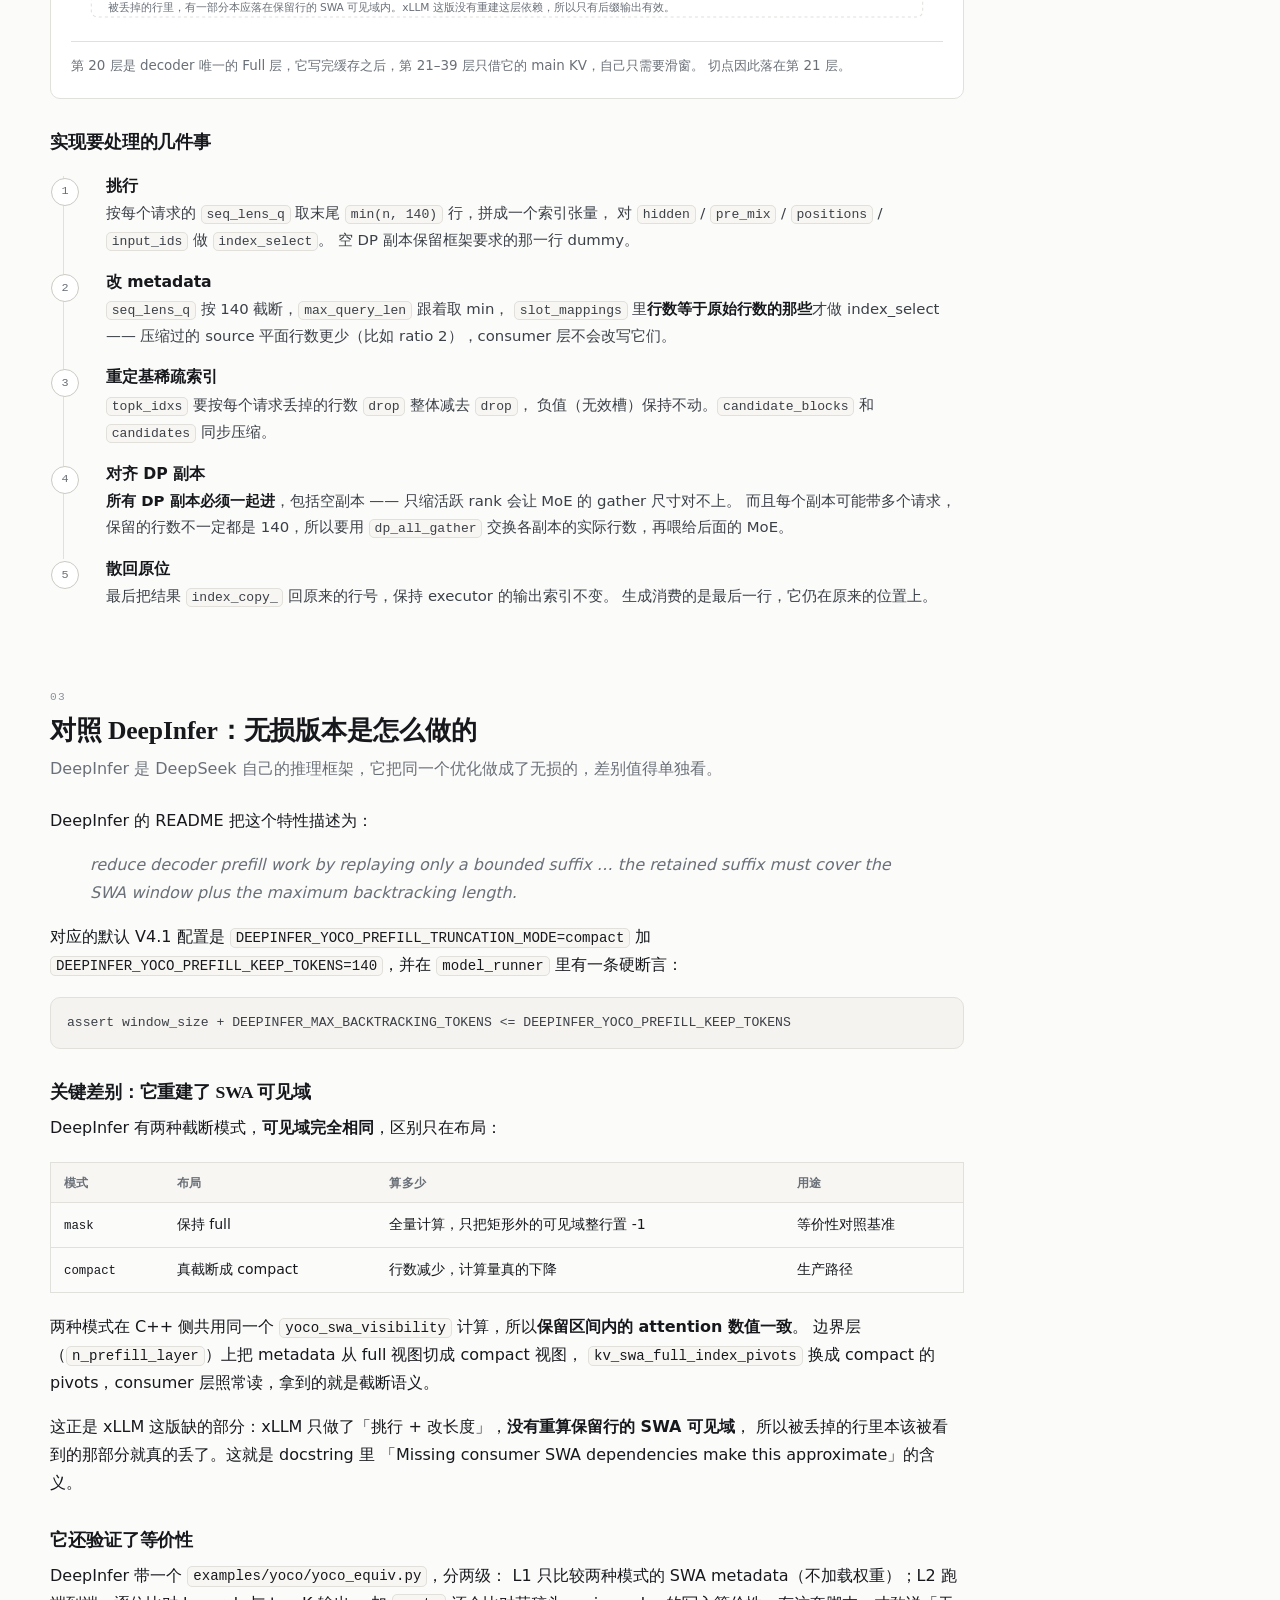
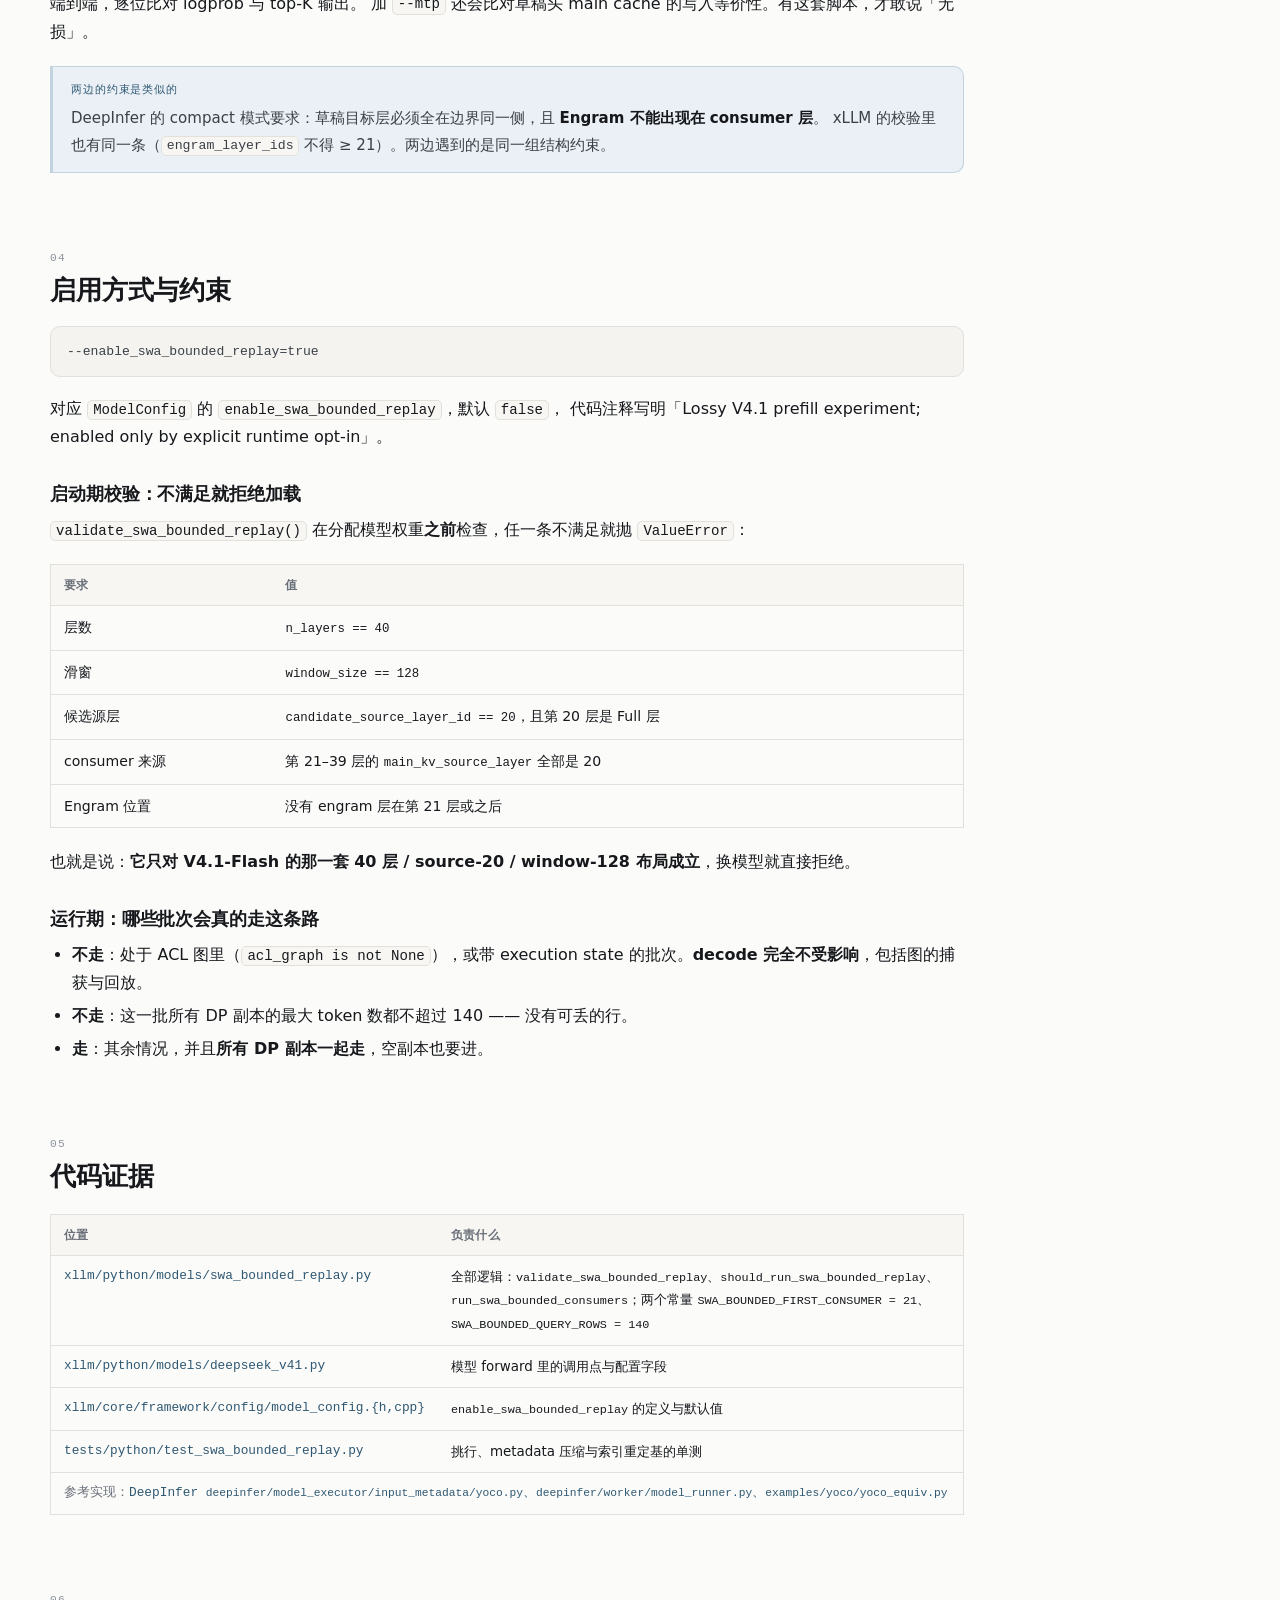
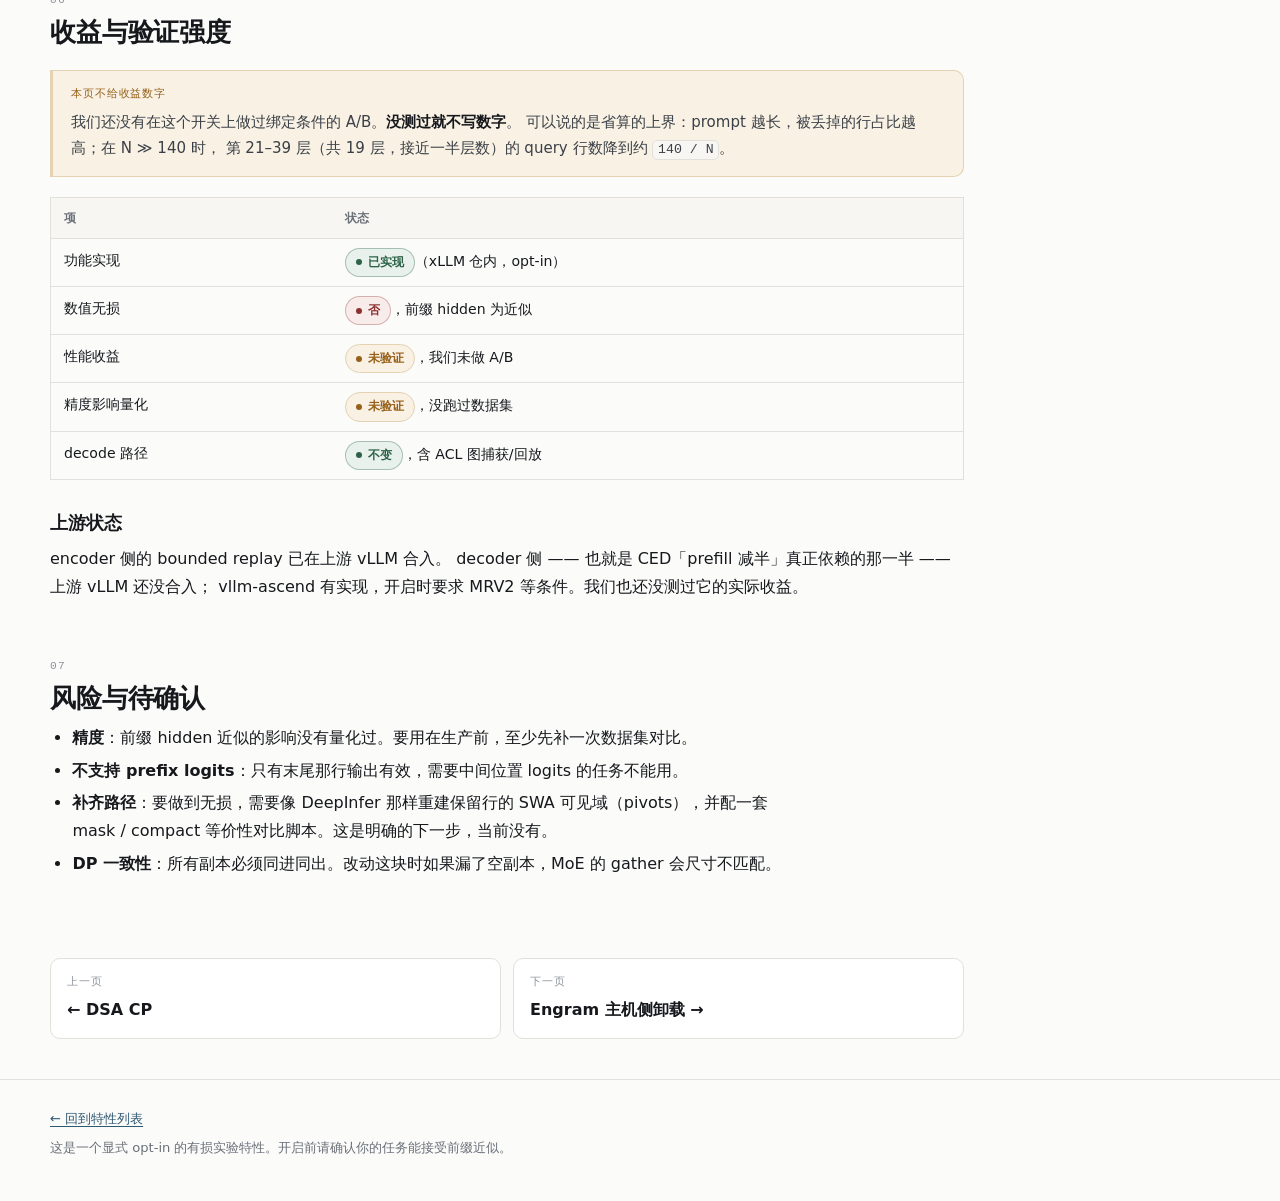
<file: swa-replay/index.html>
<!doctype html>
<html lang="zh-CN">
  <head>
    <meta charset="utf-8" />
    <meta name="viewport" content="width=device-width, initial-scale=1" />
    <title>SWA Bounded Replay｜xLLM 特性解读</title>
    <meta
      name="description"
      content="SWA Bounded Replay：CED 架构下 decoder 层 prefill 只回放末尾一段 query 行。对照 DeepInfer 的无损实现，说明 xLLM 当前这版为什么是有损的，以及它的约束与风险。"
    />
    <meta name="color-scheme" content="light dark" />
    <link rel="stylesheet" href="../assets/site.css" />
    <script defer src="../assets/site.js"></script>
  </head>
  <body>
    <a class="skip-link" href="#main">跳到正文</a>

    <header class="topbar">
      <div class="shell topbar-inner">
        <a class="brand" href="../"><span class="brand-mark" aria-hidden="true">x</span>xLLM / Feature Review</a>
        <nav class="topnav" aria-label="特性导航">
          <a href="../">首页</a>
          <a href="../arch/">V4.1 架构</a>
          <a href="../flashcomm/">FlashComm</a>
          <a href="../dspark/">DSpark</a>
          <a href="../dsa-cp/">DSA CP</a>
          <a href="../swa-replay/" aria-current="page">SWA 回放</a>
          <a href="../engram-offload/">Engram 卸载</a>
        </nav>
        <div class="topbar-tools">
          <button class="icon-button" type="button" data-theme-toggle aria-label="切换配色">☾</button>
          <a class="ghost-link" href="https://github.com/xLLM-AI/xllm" target="_blank" rel="noreferrer">xllm ↗</a>
        </div>
      </div>
    </header>

    <main id="main">
      <section class="hero">
        <div class="shell">
          <p class="eyebrow">05 / Prefill 省算 · DeepSeek-V4.1</p>
          <h1>SWA Bounded Replay：decoder 层的 prefill，只回放末尾一段</h1>
          <p class="hero-lede">
            <a href="../arch/#ced">CED 架构</a>说过：第 21–39 层的全局 KV 全部借自第 20 层，它们自己只需要最近 128 个 token 的滑窗。
            既然如此，prefill 时这些层就不必把 prompt 的每一行都算一遍 —— 只回放末尾足够覆盖滑窗的一段就够。
            这就是「prefill 激活 8B、decode 激活 16B」这句话的落地方式。
          </p>
          <ul class="chips">
            <li class="chip chip-bad">精度有损</li>
            <li class="chip chip-warn">实验特性 · 显式 opt-in</li>
            <li class="chip chip-info">只影响 prefill，decode 不变</li>
          </ul>
        </div>
      </section>

      <div class="shell doc">
        <div class="doc-main">
          <section class="section" id="tldr">
            <span class="section-number">01</span>
            <h2>一句话结论与适用条件</h2>

            <div class="callout callout-bad">
              <span class="callout-label">先说最重要的一句</span>
              <strong>xLLM 当前这版是明确有损的。</strong>模块 docstring 第一行就写着
              「Explicitly lossy V4.1 prefill consumer compaction」，开启时还会打一条 warning。
              它只保证末尾那段输出有效，前缀位置的 hidden state 是近似的。
              <strong>不要用它跑精度评测，也不要用它做需要 prefix logits 的任务。</strong>
            </div>

            <div class="summary">
              <div>
                <dt>解决什么问题</dt>
                <dd>prefill 时第 21–39 层对 prompt 的每一行都算一遍，但按 CED 的结构，这些层对远处的 token 本来就不需要逐行重算。</dd>
              </div>
              <div>
                <dt>做了什么</dt>
                <dd>第 20 层写完完整的 main / index 缓存之后，第 21–39 层只保留每个请求末尾 140 行 query，其余行直接丢掉。</dd>
              </div>
              <div>
                <dt>为什么是 140</dt>
                <dd>保留的后缀必须覆盖<strong>滑窗长度 + 最大回退长度</strong>。V4.1 的 window 是 128，留 140 是在它之上加一点余量。</dd>
              </div>
              <div>
                <dt>什么时候别开</dt>
                <dd>精度评测、需要前缀 logits 的任务、模型结构不是 40 层 / source 20 / window 128 的布局（会直接报错）。</dd>
              </div>
            </div>
          </section>

          <section class="section wide" id="mechanism">
            <span class="section-number">02</span>
            <h2>机制：在第 21 层切一刀</h2>

            <figure>
              <svg viewBox="0 0 860 300" role="img" aria-label="第 0 到 20 层对全部 token 行计算并写缓存，第 21 到 39 层只在末尾 140 行上计算" class="dg">
                <text class="dg-t" x="20" y="26">prompt 的 query 行（示意：一个请求 N 行）</text>

                <text class="dg-t-sm" x="20" y="66">层 0–20</text>
                <rect class="dg-box-accent" x="104" y="46" width="640" height="30" rx="4" />
                <text class="dg-t" x="424" y="66" text-anchor="middle">全部 N 行照常计算</text>
                <text class="dg-t-sm" x="756" y="66">写缓存</text>

                <path class="dg-line-accent" d="M424 82 v22" />
                <path class="dg-fill-accent" d="M424 108 l-5 -9 h10 z" />
                <text class="dg-t-key" x="436" y="98">第 20 层写完完整的 main KV / index 缓存</text>

                <text class="dg-t-sm" x="20" y="140">层 21–39</text>
                <rect class="dg-box-dim" x="104" y="120" width="496" height="30" rx="4" />
                <text class="dg-t-sm" x="352" y="140" text-anchor="middle">这些行被丢掉，不进 consumer 层</text>
                <rect class="dg-box-good" x="604" y="120" width="140" height="30" rx="4" />
                <text class="dg-t-key" x="674" y="140" text-anchor="middle">末尾 140 行</text>
                <text class="dg-t-sm" x="756" y="140">只算这些</text>

                <path class="dg-line" d="M674 156 v20" /><path class="dg-fill-line" d="M674 180 l-5 -9 h10 z" />
                <rect class="dg-box-amber" x="534" y="186" width="280" height="44" rx="6" />
                <text class="dg-t-sm" x="548" y="206">结果按原行号散回原位</text>
                <text class="dg-t-sm" x="548" y="222">生成只消费最后一行，所以输出正确</text>

                <rect class="dg-box-dim" x="20" y="246" width="820" height="44" rx="6" />
                <text class="dg-t" x="36" y="266">为什么前缀是近似的</text>
                <text class="dg-t-sm" x="36" y="284">被丢掉的行里，有一部分本应落在保留行的 SWA 可见域内。xLLM 这版没有重建这层依赖，所以只有后缀输出有效。</text>
              </svg>
              <figcaption>
                第 20 层是 decoder 唯一的 Full 层，它写完缓存之后，第 21–39 层只借它的 main KV，自己只需要滑窗。
                切点因此落在第 21 层。
              </figcaption>
            </figure>

            <h3>实现要处理的几件事</h3>
            <ol class="steps">
              <li>
                <h4>挑行</h4>
                <p>
                  按每个请求的 <code>seq_lens_q</code> 取末尾 <code>min(n, 140)</code> 行，拼成一个索引张量，
                  对 <code>hidden</code> / <code>pre_mix</code> / <code>positions</code> / <code>input_ids</code> 做 <code>index_select</code>。
                  空 DP 副本保留框架要求的那一行 dummy。
                </p>
              </li>
              <li>
                <h4>改 metadata</h4>
                <p>
                  <code>seq_lens_q</code> 按 140 截断，<code>max_query_len</code> 跟着取 min，
                  <code>slot_mappings</code> 里<strong>行数等于原始行数的那些</strong>才做 index_select ——
                  压缩过的 source 平面行数更少（比如 ratio 2），consumer 层不会改写它们。
                </p>
              </li>
              <li>
                <h4>重定基稀疏索引</h4>
                <p>
                  <code>topk_idxs</code> 要按每个请求丢掉的行数 <code>drop</code> 整体减去 <code>drop</code>，
                  负值（无效槽）保持不动。<code>candidate_blocks</code> 和 <code>candidates</code> 同步压缩。
                </p>
              </li>
              <li>
                <h4>对齐 DP 副本</h4>
                <p>
                  <strong>所有 DP 副本必须一起进</strong>，包括空副本 —— 只缩活跃 rank 会让 MoE 的 gather 尺寸对不上。
                  而且每个副本可能带多个请求，保留的行数不一定都是 140，所以要用 <code>dp_all_gather</code>
                  交换各副本的实际行数，再喂给后面的 MoE。
                </p>
              </li>
              <li>
                <h4>散回原位</h4>
                <p>
                  最后把结果 <code>index_copy_</code> 回原来的行号，保持 executor 的输出索引不变。
                  生成消费的是最后一行，它仍在原来的位置上。
                </p>
              </li>
            </ol>
          </section>

          <section class="section wide" id="deepinfer">
            <span class="section-number">03</span>
            <h2>对照 DeepInfer：无损版本是怎么做的</h2>
            <p class="section-note">DeepInfer 是 DeepSeek 自己的推理框架，它把同一个优化做成了无损的，差别值得单独看。</p>

            <p>DeepInfer 的 README 把这个特性描述为：</p>
            <blockquote>
              <p style="font-style: italic; color: var(--muted)">
                reduce decoder prefill work by replaying only a bounded suffix … the retained suffix must cover the
                SWA window plus the maximum backtracking length.
              </p>
            </blockquote>
            <p>
              对应的默认 V4.1 配置是 <code>DEEPINFER_YOCO_PREFILL_TRUNCATION_MODE=compact</code> 加
              <code>DEEPINFER_YOCO_PREFILL_KEEP_TOKENS=140</code>，并在 <code>model_runner</code> 里有一条硬断言：
            </p>
            <pre><code>assert window_size + DEEPINFER_MAX_BACKTRACKING_TOKENS &lt;= DEEPINFER_YOCO_PREFILL_KEEP_TOKENS</code></pre>

            <h3>关键差别：它重建了 SWA 可见域</h3>
            <p>
              DeepInfer 有两种截断模式，<strong>可见域完全相同</strong>，区别只在布局：
            </p>
            <div class="table-wrap">
              <table>
                <thead><tr><th>模式</th><th>布局</th><th>算多少</th><th>用途</th></tr></thead>
                <tbody>
                  <tr>
                    <td><code>mask</code></td>
                    <td>保持 full</td>
                    <td>全量计算，只把矩形外的可见域整行置 -1</td>
                    <td>等价性对照基准</td>
                  </tr>
                  <tr>
                    <td><code>compact</code></td>
                    <td>真截断成 compact</td>
                    <td>行数减少，计算量真的下降</td>
                    <td>生产路径</td>
                  </tr>
                </tbody>
              </table>
            </div>
            <p>
              两种模式在 C++ 侧共用同一个 <code>yoco_swa_visibility</code> 计算，所以<strong>保留区间内的 attention 数值一致</strong>。
              边界层（<code>n_prefill_layer</code>）上把 metadata 从 full 视图切成 compact 视图，
              <code>kv_swa_full_index_pivots</code> 换成 compact 的 pivots，consumer 层照常读，拿到的就是截断语义。
            </p>
            <p>
              这正是 xLLM 这版缺的部分：xLLM 只做了「挑行 + 改长度」，<strong>没有重算保留行的 SWA 可见域</strong>，
              所以被丢掉的行里本该被看到的那部分就真的丢了。这就是 docstring 里
              「Missing consumer SWA dependencies make this approximate」的含义。
            </p>

            <h3>它还验证了等价性</h3>
            <p>
              DeepInfer 带一个 <code>examples/yoco/yoco_equiv.py</code>，分两级：
              L1 只比较两种模式的 SWA metadata（不加载权重）；L2 跑端到端，逐位比对 logprob 与 top-K 输出。
              加 <code>--mtp</code> 还会比对草稿头 main cache 的写入等价性。有这套脚本，才敢说「无损」。
            </p>

            <div class="callout callout-info">
              <span class="callout-label">两边的约束是类似的</span>
              DeepInfer 的 compact 模式要求：草稿目标层必须全在边界同一侧，且 <strong>Engram 不能出现在 consumer 层</strong>。
              xLLM 的校验里也有同一条（<code>engram_layer_ids</code> 不得 ≥ 21）。两边遇到的是同一组结构约束。
            </div>
          </section>

          <section class="section wide" id="enable">
            <span class="section-number">04</span>
            <h2>启用方式与约束</h2>

            <pre><code>--enable_swa_bounded_replay=true</code></pre>
            <p>
              对应 <code>ModelConfig</code> 的 <code>enable_swa_bounded_replay</code>，默认 <code>false</code>，
              代码注释写明「Lossy V4.1 prefill experiment; enabled only by explicit runtime opt-in」。
            </p>

            <h3>启动期校验：不满足就拒绝加载</h3>
            <p><code>validate_swa_bounded_replay()</code> 在分配模型权重<strong>之前</strong>检查，任一条不满足就抛 <code>ValueError</code>：</p>
            <div class="table-wrap">
              <table>
                <thead><tr><th>要求</th><th>值</th></tr></thead>
                <tbody>
                  <tr><td>层数</td><td><code>n_layers == 40</code></td></tr>
                  <tr><td>滑窗</td><td><code>window_size == 128</code></td></tr>
                  <tr><td>候选源层</td><td><code>candidate_source_layer_id == 20</code>，且第 20 层是 Full 层</td></tr>
                  <tr><td>consumer 来源</td><td>第 21–39 层的 <code>main_kv_source_layer</code> 全部是 20</td></tr>
                  <tr><td>Engram 位置</td><td>没有 engram 层在第 21 层或之后</td></tr>
                </tbody>
              </table>
            </div>
            <p>也就是说：<strong>它只对 V4.1-Flash 的那一套 40 层 / source-20 / window-128 布局成立</strong>，换模型就直接拒绝。</p>

            <h3>运行期：哪些批次会真的走这条路</h3>
            <ul>
              <li><strong>不走</strong>：处于 ACL 图里（<code>acl_graph is not None</code>），或带 execution state 的批次。<strong>decode 完全不受影响</strong>，包括图的捕获与回放。</li>
              <li><strong>不走</strong>：这一批所有 DP 副本的最大 token 数都不超过 140 —— 没有可丢的行。</li>
              <li><strong>走</strong>：其余情况，并且<strong>所有 DP 副本一起走</strong>，空副本也要进。</li>
            </ul>
          </section>

          <section class="section wide" id="evidence">
            <span class="section-number">05</span>
            <h2>代码证据</h2>
            <div class="evidence">
              <div class="table-wrap">
                <table>
                  <thead><tr><th>位置</th><th>负责什么</th></tr></thead>
                  <tbody>
                    <tr><td>xllm/python/models/swa_bounded_replay.py</td><td>全部逻辑：<code>validate_swa_bounded_replay</code>、<code>should_run_swa_bounded_replay</code>、<code>run_swa_bounded_consumers</code>；两个常量 <code>SWA_BOUNDED_FIRST_CONSUMER = 21</code>、<code>SWA_BOUNDED_QUERY_ROWS = 140</code></td></tr>
                    <tr><td>xllm/python/models/deepseek_v41.py</td><td>模型 forward 里的调用点与配置字段</td></tr>
                    <tr><td>xllm/core/framework/config/model_config.{h,cpp}</td><td><code>enable_swa_bounded_replay</code> 的定义与默认值</td></tr>
                    <tr><td>tests/python/test_swa_bounded_replay.py</td><td>挑行、metadata 压缩与索引重定基的单测</td></tr>
                    <tr><td colspan="2"><em>参考实现：</em>DeepInfer <code>deepinfer/model_executor/input_metadata/yoco.py</code>、<code>deepinfer/worker/model_runner.py</code>、<code>examples/yoco/yoco_equiv.py</code></td></tr>
                  </tbody>
                </table>
              </div>
            </div>
          </section>

          <section class="section wide" id="numbers">
            <span class="section-number">06</span>
            <h2>收益与验证强度</h2>

            <div class="callout callout-warn">
              <span class="callout-label">本页不给收益数字</span>
              我们还没有在这个开关上做过绑定条件的 A/B。<strong>没测过就不写数字</strong>。
              可以说的是省算的上界：prompt 越长，被丢掉的行占比越高；在 N ≫ 140 时，
              第 21–39 层（共 19 层，接近一半层数）的 query 行数降到约 <code>140 / N</code>。
            </div>

            <div class="table-wrap">
              <table>
                <thead><tr><th>项</th><th>状态</th></tr></thead>
                <tbody>
                  <tr><td>功能实现</td><td><span class="chip chip-good">已实现</span>（xLLM 仓内，opt-in）</td></tr>
                  <tr><td>数值无损</td><td><span class="chip chip-bad">否</span>，前缀 hidden 为近似</td></tr>
                  <tr><td>性能收益</td><td><span class="chip chip-warn">未验证</span>，我们未做 A/B</td></tr>
                  <tr><td>精度影响量化</td><td><span class="chip chip-warn">未验证</span>，没跑过数据集</td></tr>
                  <tr><td>decode 路径</td><td><span class="chip chip-good">不变</span>，含 ACL 图捕获/回放</td></tr>
                </tbody>
              </table>
            </div>

            <h3>上游状态</h3>
            <p>
              encoder 侧的 bounded replay 已在上游 vLLM 合入。
              decoder 侧 —— 也就是 CED「prefill 减半」真正依赖的那一半 —— 上游 vLLM 还没合入；
              vllm-ascend 有实现，开启时要求 MRV2 等条件。我们也还没测过它的实际收益。
            </p>
          </section>

          <section class="section" id="risk">
            <span class="section-number">07</span>
            <h2>风险与待确认</h2>
            <ul>
              <li><strong>精度</strong>：前缀 hidden 近似的影响没有量化过。要用在生产前，至少先补一次数据集对比。</li>
              <li><strong>不支持 prefix logits</strong>：只有末尾那行输出有效，需要中间位置 logits 的任务不能用。</li>
              <li><strong>补齐路径</strong>：要做到无损，需要像 DeepInfer 那样重建保留行的 SWA 可见域（pivots），并配一套 mask / compact 等价性对比脚本。这是明确的下一步，当前没有。</li>
              <li><strong>DP 一致性</strong>：所有副本必须同进同出。改动这块时如果漏了空副本，MoE 的 gather 会尺寸不匹配。</li>
            </ul>
          </section>

          <nav class="pager" aria-label="相邻页面">
            <a href="../dsa-cp/"><span>上一页</span><b>← DSA CP</b></a>
            <a href="../engram-offload/"><span>下一页</span><b>Engram 主机侧卸载 →</b></a>
          </nav>
        </div>

        <aside class="toc" aria-label="本页目录">
          <p>本页目录</p>
          <ol>
            <li><a href="#tldr">结论与适用条件</a></li>
            <li><a href="#mechanism">机制</a></li>
            <li><a href="#deepinfer">对照 DeepInfer</a></li>
            <li><a href="#enable">启用与约束</a></li>
            <li><a href="#evidence">代码证据</a></li>
            <li><a href="#numbers">收益与验证强度</a></li>
            <li><a href="#risk">风险与待确认</a></li>
          </ol>
        </aside>
      </div>
    </main>

    <footer class="site-footer">
      <div class="shell">
        <p><a href="../">← 回到特性列表</a></p>
        <p>这是一个显式 opt-in 的有损实验特性。开启前请确认你的任务能接受前缀近似。</p>
      </div>
    </footer>
  </body>
</html>
</file>
<file: assets/site.css>
/* xLLM Feature Review — shared design system.
   One stylesheet for every page. Light by default, dark via prefers-color-scheme
   or an explicit data-theme on <html>. No external fonts, no JS dependency. */

:root {
  --bg: #fbfbfa;
  --bg-sunk: #f4f3f0;
  --surface: #ffffff;
  --surface-2: #f7f6f3;
  --line: #e2e0db;
  --line-strong: #cdcac2;
  --ink: #16181c;
  --ink-2: #3b4047;
  --muted: #6a7078;
  --faint: #8d939b;

  --accent: #2f5872;
  --accent-soft: #eaf0f5;
  --accent-line: #c2d3df;
  --amber: #96601a;
  --amber-soft: #f8f1e4;
  --amber-line: #e4d2b2;
  --good: #2c6248;
  --good-soft: #e9f1ec;
  --bad: #8d3030;
  --bad-soft: #f8eceb;

  --serif: "Source Han Serif SC", "Noto Serif CJK SC", "Songti SC", "Times New Roman", Georgia, serif;
  --sans: -apple-system, BlinkMacSystemFont, "Segoe UI", "PingFang SC", "Hiragino Sans GB",
    "Microsoft YaHei", system-ui, sans-serif;
  --mono: ui-monospace, SFMono-Regular, "SF Mono", "Cascadia Code", "JetBrains Mono", Consolas, monospace;

  --radius: 10px;
  --shell: 1180px;
  --prose: 760px;
}

:root:not([data-theme="light"]) {
  color-scheme: light;
}

@media (prefers-color-scheme: dark) {
  :root:not([data-theme="light"]) {
    --bg: #101216;
    --bg-sunk: #0b0d10;
    --surface: #171a1f;
    --surface-2: #1d2127;
    --line: #2a2f36;
    --line-strong: #3b424b;
    --ink: #e8eaed;
    --ink-2: #c3c8cf;
    --muted: #949aa3;
    --faint: #767d86;

    --accent: #8fb8d4;
    --accent-soft: #1a2530;
    --accent-line: #2f4455;
    --amber: #d9ae6b;
    --amber-soft: #2a2317;
    --amber-line: #4a3c22;
    --good: #7fc0a0;
    --good-soft: #16241d;
    --bad: #e09a9a;
    --bad-soft: #2a1a1a;

    color-scheme: dark;
  }
}

:root[data-theme="dark"] {
  --bg: #101216;
  --bg-sunk: #0b0d10;
  --surface: #171a1f;
  --surface-2: #1d2127;
  --line: #2a2f36;
  --line-strong: #3b424b;
  --ink: #e8eaed;
  --ink-2: #c3c8cf;
  --muted: #949aa3;
  --faint: #767d86;

  --accent: #8fb8d4;
  --accent-soft: #1a2530;
  --accent-line: #2f4455;
  --amber: #d9ae6b;
  --amber-soft: #2a2317;
  --amber-line: #4a3c22;
  --good: #7fc0a0;
  --good-soft: #16241d;
  --bad: #e09a9a;
  --bad-soft: #2a1a1a;

  color-scheme: dark;
}

* { box-sizing: border-box; }

html { -webkit-text-size-adjust: 100%; scroll-behavior: smooth; }

body {
  margin: 0;
  background: var(--bg);
  color: var(--ink);
  font-family: var(--sans);
  font-size: 16px;
  line-height: 1.75;
  -webkit-font-smoothing: antialiased;
  text-rendering: optimizeLegibility;
}

@media (prefers-reduced-motion: reduce) {
  html { scroll-behavior: auto; }
  * { transition: none !important; }
}

/* ---------- primitives ---------- */

h1, h2, h3, h4 {
  font-family: var(--serif);
  font-weight: 600;
  line-height: 1.3;
  color: var(--ink);
  margin: 0;
  letter-spacing: -0.005em;
}

p { margin: 0 0 1em; }
p:last-child { margin-bottom: 0; }

a { color: var(--accent); text-decoration-thickness: 1px; text-underline-offset: 3px; }
a:hover { text-decoration-color: var(--line-strong); }

strong { font-weight: 650; color: var(--ink); }
em { font-style: normal; color: var(--muted); }

code, kbd {
  font-family: var(--mono);
  font-size: 0.88em;
  background: var(--surface-2);
  border: 1px solid var(--line);
  border-radius: 5px;
  padding: 0.08em 0.36em;
  word-break: break-word;
}

ul, ol { margin: 0 0 1em; padding-left: 1.4em; }
li { margin: 0.3em 0; }
li > ul, li > ol { margin-bottom: 0.3em; }

hr { height: 1px; border: 0; background: var(--line); margin: 2.5rem 0; }

.skip-link {
  position: absolute;
  left: -9999px;
  top: 0;
  z-index: 60;
  background: var(--surface);
  border: 1px solid var(--line-strong);
  padding: 10px 16px;
  border-radius: 8px;
}
.skip-link:focus { left: 12px; top: 12px; }

:focus-visible { outline: 2px solid var(--accent); outline-offset: 2px; border-radius: 4px; }

/* ---------- shell ---------- */

.shell { width: min(var(--shell), 100% - 48px); margin-inline: auto; }

@media (max-width: 640px) {
  .shell { width: min(var(--shell), 100% - 32px); }
  body { font-size: 15.5px; }
}

/* ---------- top bar ---------- */

.topbar {
  position: sticky;
  top: 0;
  z-index: 40;
  background: color-mix(in srgb, var(--bg) 88%, transparent);
  backdrop-filter: saturate(140%) blur(10px);
  border-bottom: 1px solid var(--line);
}

.topbar-inner {
  display: flex;
  align-items: center;
  gap: 18px;
  min-height: 58px;
  flex-wrap: wrap;
  padding-block: 8px;
}

.brand {
  display: inline-flex;
  align-items: center;
  gap: 9px;
  font-family: var(--mono);
  font-size: 0.78rem;
  letter-spacing: 0.02em;
  color: var(--ink);
  text-decoration: none;
  white-space: nowrap;
}

.brand-mark {
  display: grid;
  place-items: center;
  width: 24px;
  height: 24px;
  border-radius: 6px;
  background: var(--ink);
  color: var(--bg);
  font-weight: 600;
  font-size: 0.8rem;
}

.topnav {
  display: flex;
  gap: 2px;
  margin-right: auto;
  overflow-x: auto;
  scrollbar-width: none;
}
.topnav::-webkit-scrollbar { display: none; }

.topnav a {
  padding: 5px 10px;
  border-radius: 7px;
  font-size: 0.84rem;
  color: var(--muted);
  text-decoration: none;
  white-space: nowrap;
}
.topnav a:hover { background: var(--surface-2); color: var(--ink); }
.topnav a[aria-current="page"] { background: var(--accent-soft); color: var(--accent); font-weight: 600; }

.topbar-tools { display: flex; align-items: center; gap: 8px; }

.icon-button {
  display: grid;
  place-items: center;
  width: 32px;
  height: 32px;
  border: 1px solid var(--line);
  border-radius: 8px;
  background: var(--surface);
  color: var(--ink-2);
  cursor: pointer;
  font-size: 0.9rem;
  padding: 0;
}
.icon-button:hover { border-color: var(--line-strong); }

.ghost-link {
  font-size: 0.8rem;
  font-family: var(--mono);
  color: var(--muted);
  text-decoration: none;
  border: 1px solid var(--line);
  border-radius: 8px;
  padding: 5px 10px;
  white-space: nowrap;
}
.ghost-link:hover { border-color: var(--line-strong); color: var(--ink); }

/* ---------- hero ---------- */

.hero { padding: 64px 0 40px; border-bottom: 1px solid var(--line); }

.eyebrow {
  font-family: var(--mono);
  font-size: 0.72rem;
  letter-spacing: 0.1em;
  text-transform: uppercase;
  color: var(--faint);
  margin: 0 0 14px;
}

.hero h1 {
  font-size: clamp(2.1rem, 5.2vw, 3.1rem);
  max-width: 24ch;
  margin-bottom: 14px;
}

.hero-lede {
  max-width: 62ch;
  font-size: 1.1rem;
  color: var(--ink-2);
  margin-bottom: 20px;
}

/* ---------- status chips ---------- */

.chips { display: flex; flex-wrap: wrap; gap: 7px; margin: 0; padding: 0; list-style: none; }

.chip {
  display: inline-flex;
  align-items: center;
  gap: 6px;
  font-size: 0.76rem;
  font-weight: 600;
  padding: 3px 10px;
  border-radius: 999px;
  border: 1px solid var(--line-strong);
  background: var(--surface);
  color: var(--ink-2);
}
.chip::before { content: ""; width: 6px; height: 6px; border-radius: 50%; background: currentColor; }
.chip-good { color: var(--good); background: var(--good-soft); border-color: color-mix(in srgb, var(--good) 35%, transparent); }
.chip-warn { color: var(--amber); background: var(--amber-soft); border-color: var(--amber-line); }
.chip-bad { color: var(--bad); background: var(--bad-soft); border-color: color-mix(in srgb, var(--bad) 32%, transparent); }
.chip-info { color: var(--accent); background: var(--accent-soft); border-color: var(--accent-line); }

/* ---------- doc layout ---------- */

.doc { display: grid; gap: 40px; grid-template-columns: minmax(0, 1fr); padding: 48px 0 0; }

@media (min-width: 1080px) {
  .doc { grid-template-columns: minmax(0, 1fr) 210px; gap: 56px; }
}

.doc-main { min-width: 0; }

.toc { display: none; }

@media (min-width: 1080px) {
  .toc {
    display: block;
    position: sticky;
    top: 82px;
    align-self: start;
    max-height: calc(100vh - 110px);
    overflow-y: auto;
    font-size: 0.82rem;
    border-left: 1px solid var(--line);
    padding-left: 16px;
  }
}

.toc p {
  font-family: var(--mono);
  font-size: 0.68rem;
  letter-spacing: 0.1em;
  text-transform: uppercase;
  color: var(--faint);
  margin-bottom: 10px;
}

.toc ol { list-style: none; margin: 0; padding: 0; }
.toc li { margin: 0; }
.toc a {
  display: block;
  padding: 4px 0;
  color: var(--muted);
  text-decoration: none;
  line-height: 1.5;
}
.toc a:hover { color: var(--ink); }
.toc a.is-active { color: var(--accent); font-weight: 600; }

/* ---------- sections ---------- */

.section { padding: 0 0 56px; max-width: var(--prose); }
.section > h2 { font-size: 1.6rem; margin-bottom: 8px; scroll-margin-top: 80px; }
.section > h2 + .section-note { color: var(--muted); margin-bottom: 24px; }
.section h3 { font-size: 1.1rem; margin: 32px 0 10px; }
.section h4 { font-size: 0.98rem; margin: 22px 0 8px; font-family: var(--sans); font-weight: 650; }

.section-number {
  display: block;
  font-family: var(--mono);
  font-size: 0.7rem;
  letter-spacing: 0.12em;
  color: var(--faint);
  margin-bottom: 6px;
}

/* wider blocks may exceed the prose column */
.wide { max-width: min(920px, 100%); }

/* ---------- summary cards ---------- */

.summary {
  display: grid;
  gap: 1px;
  background: var(--line);
  border: 1px solid var(--line);
  border-radius: var(--radius);
  overflow: hidden;
  margin: 0 0 8px;
  max-width: min(920px, 100%);
}
@media (min-width: 720px) { .summary { grid-template-columns: repeat(2, 1fr); } }

.summary > div { background: var(--surface); padding: 18px 20px; }
.summary dt {
  font-family: var(--mono);
  font-size: 0.7rem;
  letter-spacing: 0.08em;
  text-transform: uppercase;
  color: var(--faint);
  margin-bottom: 7px;
}
.summary dd { margin: 0; font-size: 0.95rem; color: var(--ink-2); }

/* ---------- callouts ---------- */

.callout {
  border: 1px solid var(--line);
  border-left: 3px solid var(--line-strong);
  border-radius: 0 var(--radius) var(--radius) 0;
  background: var(--surface);
  padding: 14px 18px;
  margin: 20px 0;
  font-size: 0.94rem;
  color: var(--ink-2);
}
.callout > :first-child { margin-top: 0; }
.callout b, .callout strong { color: var(--ink); }

.callout-label {
  display: block;
  font-family: var(--mono);
  font-size: 0.7rem;
  letter-spacing: 0.08em;
  text-transform: uppercase;
  margin-bottom: 5px;
}

.callout-info { border-left-color: var(--accent); background: var(--accent-soft); border-color: var(--accent-line); }
.callout-info .callout-label { color: var(--accent); }
.callout-warn { border-left-color: var(--amber); background: var(--amber-soft); border-color: var(--amber-line); }
.callout-warn .callout-label { color: var(--amber); }
.callout-bad { border-left-color: var(--bad); background: var(--bad-soft); border-color: color-mix(in srgb, var(--bad) 30%, transparent); }
.callout-bad .callout-label { color: var(--bad); }

/* ---------- tables ---------- */

.table-wrap { overflow-x: auto; margin: 20px 0; max-width: min(920px, 100%); }

table {
  width: 100%;
  border-collapse: collapse;
  font-size: 0.88rem;
  border: 1px solid var(--line);
  border-radius: var(--radius);
}

th, td { text-align: left; padding: 9px 13px; border-bottom: 1px solid var(--line); vertical-align: top; }
thead th {
  background: var(--surface-2);
  font-weight: 650;
  font-size: 0.78rem;
  letter-spacing: 0.02em;
  color: var(--muted);
  white-space: nowrap;
}
tbody tr:last-child td { border-bottom: 0; }
td.num, th.num { text-align: right; font-family: var(--mono); font-variant-numeric: tabular-nums; white-space: nowrap; }
td code { background: transparent; border: 0; padding: 0; }

/* ---------- code blocks ---------- */

pre {
  margin: 18px 0;
  padding: 14px 16px;
  background: var(--bg-sunk);
  border: 1px solid var(--line);
  border-radius: var(--radius);
  overflow-x: auto;
  font-family: var(--mono);
  font-size: 0.82rem;
  line-height: 1.65;
  color: var(--ink-2);
  max-width: min(920px, 100%);
}
pre code { background: transparent; border: 0; padding: 0; font-size: inherit; }

/* ---------- figures ---------- */

figure {
  margin: 26px 0;
  padding: 20px;
  border: 1px solid var(--line);
  border-radius: var(--radius);
  background: var(--surface);
  max-width: min(920px, 100%);
}
figure svg { display: block; width: 100%; height: auto; }
figcaption {
  margin-top: 14px;
  padding-top: 12px;
  border-top: 1px solid var(--line);
  font-size: 0.84rem;
  color: var(--muted);
}

/* SVG diagram palette, theme-aware */
.dg { font-family: var(--sans); }
.dg-box { fill: var(--surface-2); stroke: var(--line-strong); stroke-width: 1; }
.dg-box-accent { fill: var(--accent-soft); stroke: var(--accent-line); stroke-width: 1; }
.dg-box-amber { fill: var(--amber-soft); stroke: var(--amber-line); stroke-width: 1; }
.dg-box-good { fill: var(--good-soft); stroke: color-mix(in srgb, var(--good) 35%, transparent); stroke-width: 1; }
.dg-box-dim { fill: none; stroke: var(--line); stroke-width: 1; stroke-dasharray: 3 3; }
.dg-line { stroke: var(--line-strong); stroke-width: 1.3; fill: none; }
.dg-line-accent { stroke: var(--accent); stroke-width: 1.6; fill: none; }
.dg-t { fill: var(--ink); font-size: 12px; }
.dg-t-sm { fill: var(--muted); font-size: 10.5px; }
.dg-t-mono { fill: var(--ink-2); font-size: 11px; font-family: var(--mono); }
.dg-t-key { fill: var(--accent); font-size: 11.5px; font-weight: 650; }
.dg-fill-accent { fill: var(--accent); }
.dg-fill-line { fill: var(--line-strong); }

/* ---------- flow / steps ---------- */

.steps { list-style: none; margin: 22px 0; padding: 0; counter-reset: step; max-width: min(920px, 100%); }
.steps > li {
  position: relative;
  counter-increment: step;
  padding: 0 0 18px 42px;
  margin: 0;
  border-left: 1px solid var(--line);
  margin-left: 13px;
}
.steps > li:last-child { border-left-color: transparent; padding-bottom: 0; }
.steps > li::before {
  content: counter(step);
  position: absolute;
  left: -13px;
  top: 2px;
  width: 26px;
  height: 26px;
  display: grid;
  place-items: center;
  border-radius: 50%;
  background: var(--surface);
  border: 1px solid var(--line-strong);
  font-family: var(--mono);
  font-size: 0.74rem;
  color: var(--muted);
}
.steps h4 { margin: 0 0 4px; }
.steps p { font-size: 0.93rem; color: var(--ink-2); }

/* ---------- key/value facts ---------- */

.facts {
  display: grid;
  gap: 1px;
  background: var(--line);
  border: 1px solid var(--line);
  border-radius: var(--radius);
  overflow: hidden;
  margin: 22px 0;
  max-width: min(920px, 100%);
}
@media (min-width: 640px) { .facts { grid-template-columns: repeat(3, 1fr); } }
.facts > div { background: var(--surface); padding: 16px 18px; }
.facts b {
  display: block;
  font-family: var(--serif);
  font-size: 1.45rem;
  font-weight: 600;
  font-variant-numeric: tabular-nums;
  line-height: 1.2;
  margin-bottom: 4px;
}
.facts span { font-size: 0.8rem; color: var(--muted); }

/* ---------- evidence list ---------- */

.evidence { margin: 20px 0; max-width: min(920px, 100%); }
.evidence table { font-size: 0.84rem; }
.evidence td:first-child { font-family: var(--mono); font-size: 0.8rem; white-space: nowrap; color: var(--accent); }

/* ---------- feature index cards ---------- */

.cards { display: grid; gap: 16px; padding: 40px 0 0; }
@media (min-width: 720px) { .cards { grid-template-columns: repeat(2, 1fr); } }

.card {
  display: flex;
  flex-direction: column;
  gap: 10px;
  padding: 22px;
  border: 1px solid var(--line);
  border-radius: var(--radius);
  background: var(--surface);
  text-decoration: none;
  color: inherit;
  transition: border-color 0.15s ease, transform 0.15s ease;
}
.card:hover { border-color: var(--line-strong); transform: translateY(-2px); }

.card-top {
  display: flex;
  align-items: center;
  justify-content: space-between;
  gap: 10px;
  font-family: var(--mono);
  font-size: 0.7rem;
  letter-spacing: 0.08em;
  text-transform: uppercase;
  color: var(--faint);
}

.card h2 { font-size: 1.3rem; }
.card p { font-size: 0.92rem; color: var(--ink-2); margin: 0; }
.card-foot {
  margin-top: auto;
  padding-top: 10px;
  border-top: 1px solid var(--line);
  display: flex;
  align-items: center;
  justify-content: space-between;
  gap: 10px;
  font-size: 0.82rem;
  color: var(--muted);
}
.card-foot b { color: var(--accent); font-weight: 600; }

.card-wide { grid-column: 1 / -1; }

/* ---------- prev/next ---------- */

.pager { display: grid; gap: 12px; padding: 8px 0 0; max-width: min(920px, 100%); }
@media (min-width: 640px) { .pager { grid-template-columns: repeat(2, 1fr); } }
.pager a {
  border: 1px solid var(--line);
  border-radius: var(--radius);
  padding: 14px 16px;
  text-decoration: none;
  color: inherit;
  background: var(--surface);
}
.pager a:hover { border-color: var(--line-strong); }
.pager span {
  display: block;
  font-family: var(--mono);
  font-size: 0.7rem;
  letter-spacing: 0.08em;
  text-transform: uppercase;
  color: var(--faint);
  margin-bottom: 3px;
}
.pager b { font-weight: 650; }

/* ---------- footer ---------- */

.site-footer {
  margin-top: 40px;
  border-top: 1px solid var(--line);
  padding: 28px 0 48px;
  font-size: 0.82rem;
  color: var(--muted);
}
.site-footer p { margin: 0 0 6px; }

/* ---------- collapsible aside ---------- */

details {
  margin: 20px 0;
  padding: 0 18px;
  border: 1px solid var(--line);
  border-radius: var(--radius);
  background: var(--surface);
  max-width: min(920px, 100%);
}
details > summary {
  margin: 0 -18px;
  padding: 14px 18px;
  cursor: pointer;
  font-size: 0.9rem;
  font-weight: 600;
  color: var(--accent);
  list-style: none;
}
details > summary::-webkit-details-marker { display: none; }
details > summary::before { content: "▸ "; color: var(--faint); }
details[open] > summary::before { content: "▾ "; }
details[open] > summary { border-bottom: 1px solid var(--line); margin-bottom: 4px; }
details > summary:hover { color: var(--ink); }
details > :last-child { margin-bottom: 16px; }
</file>
